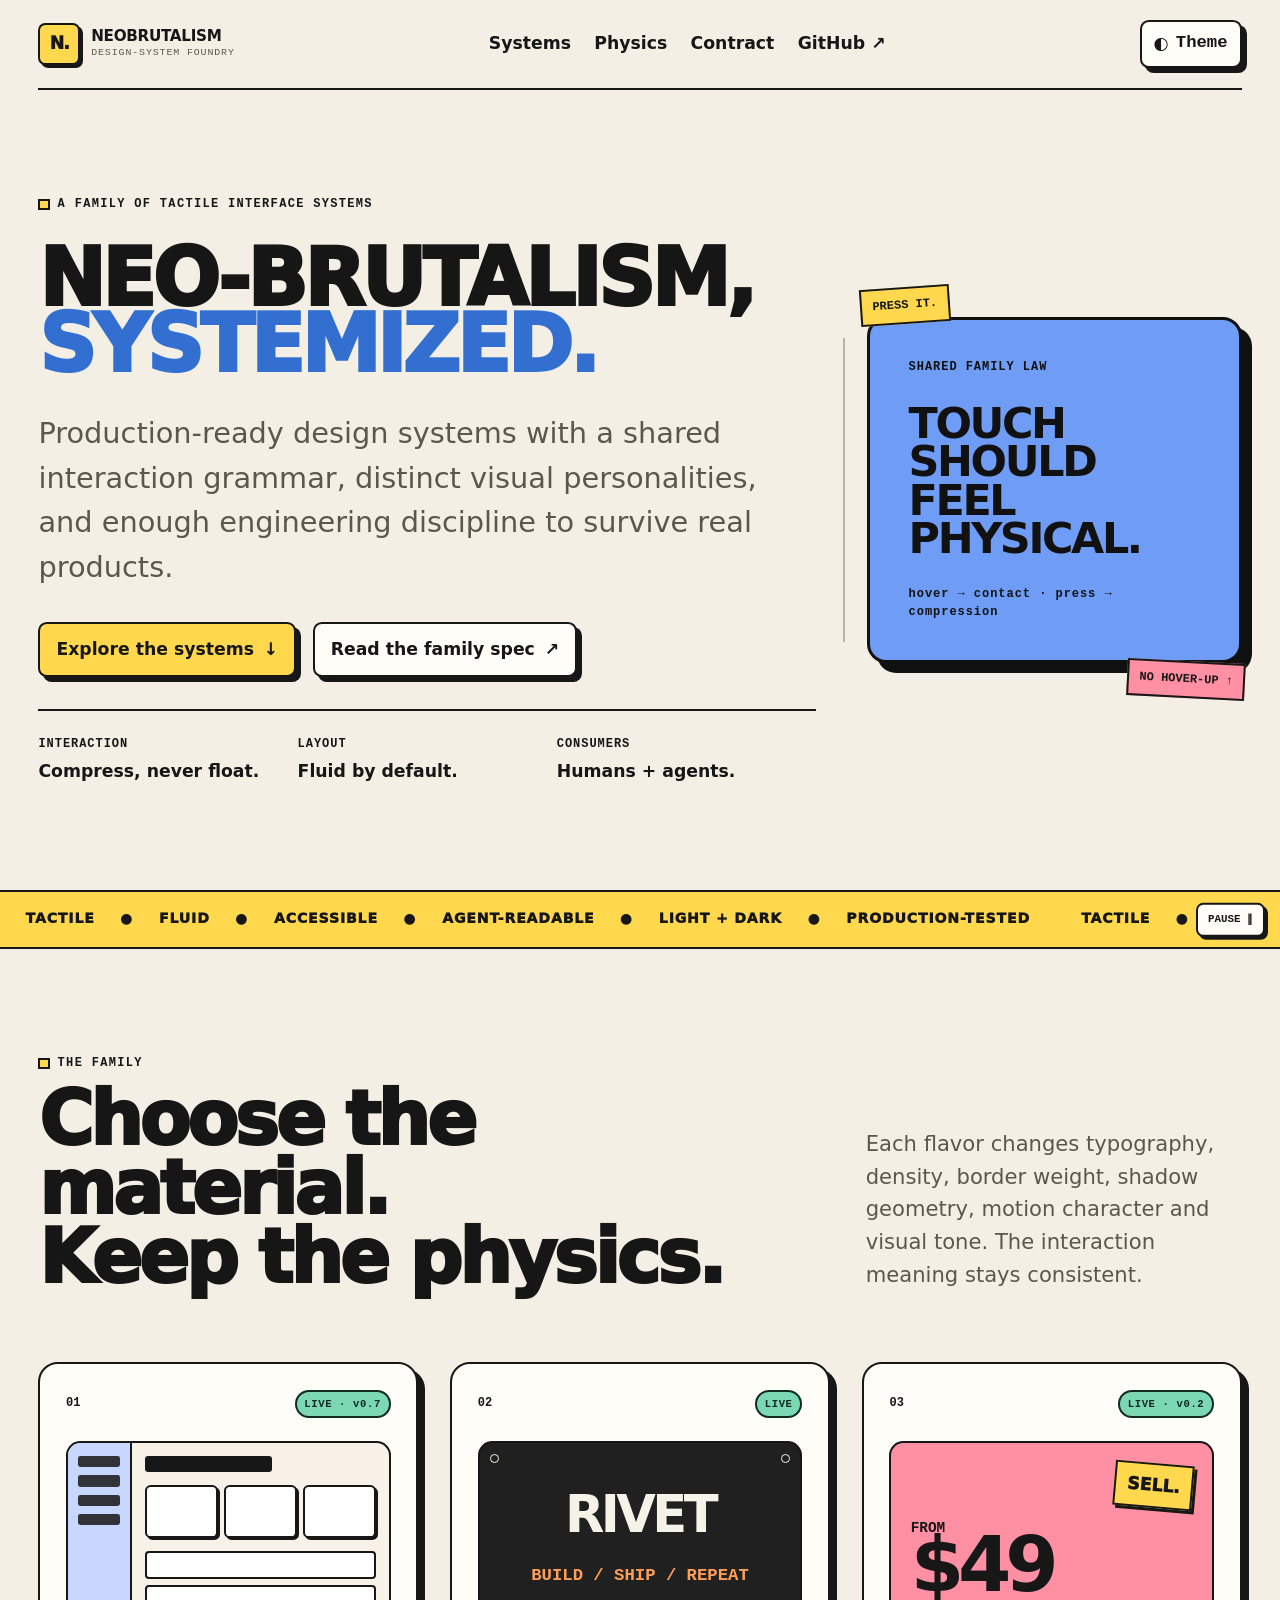
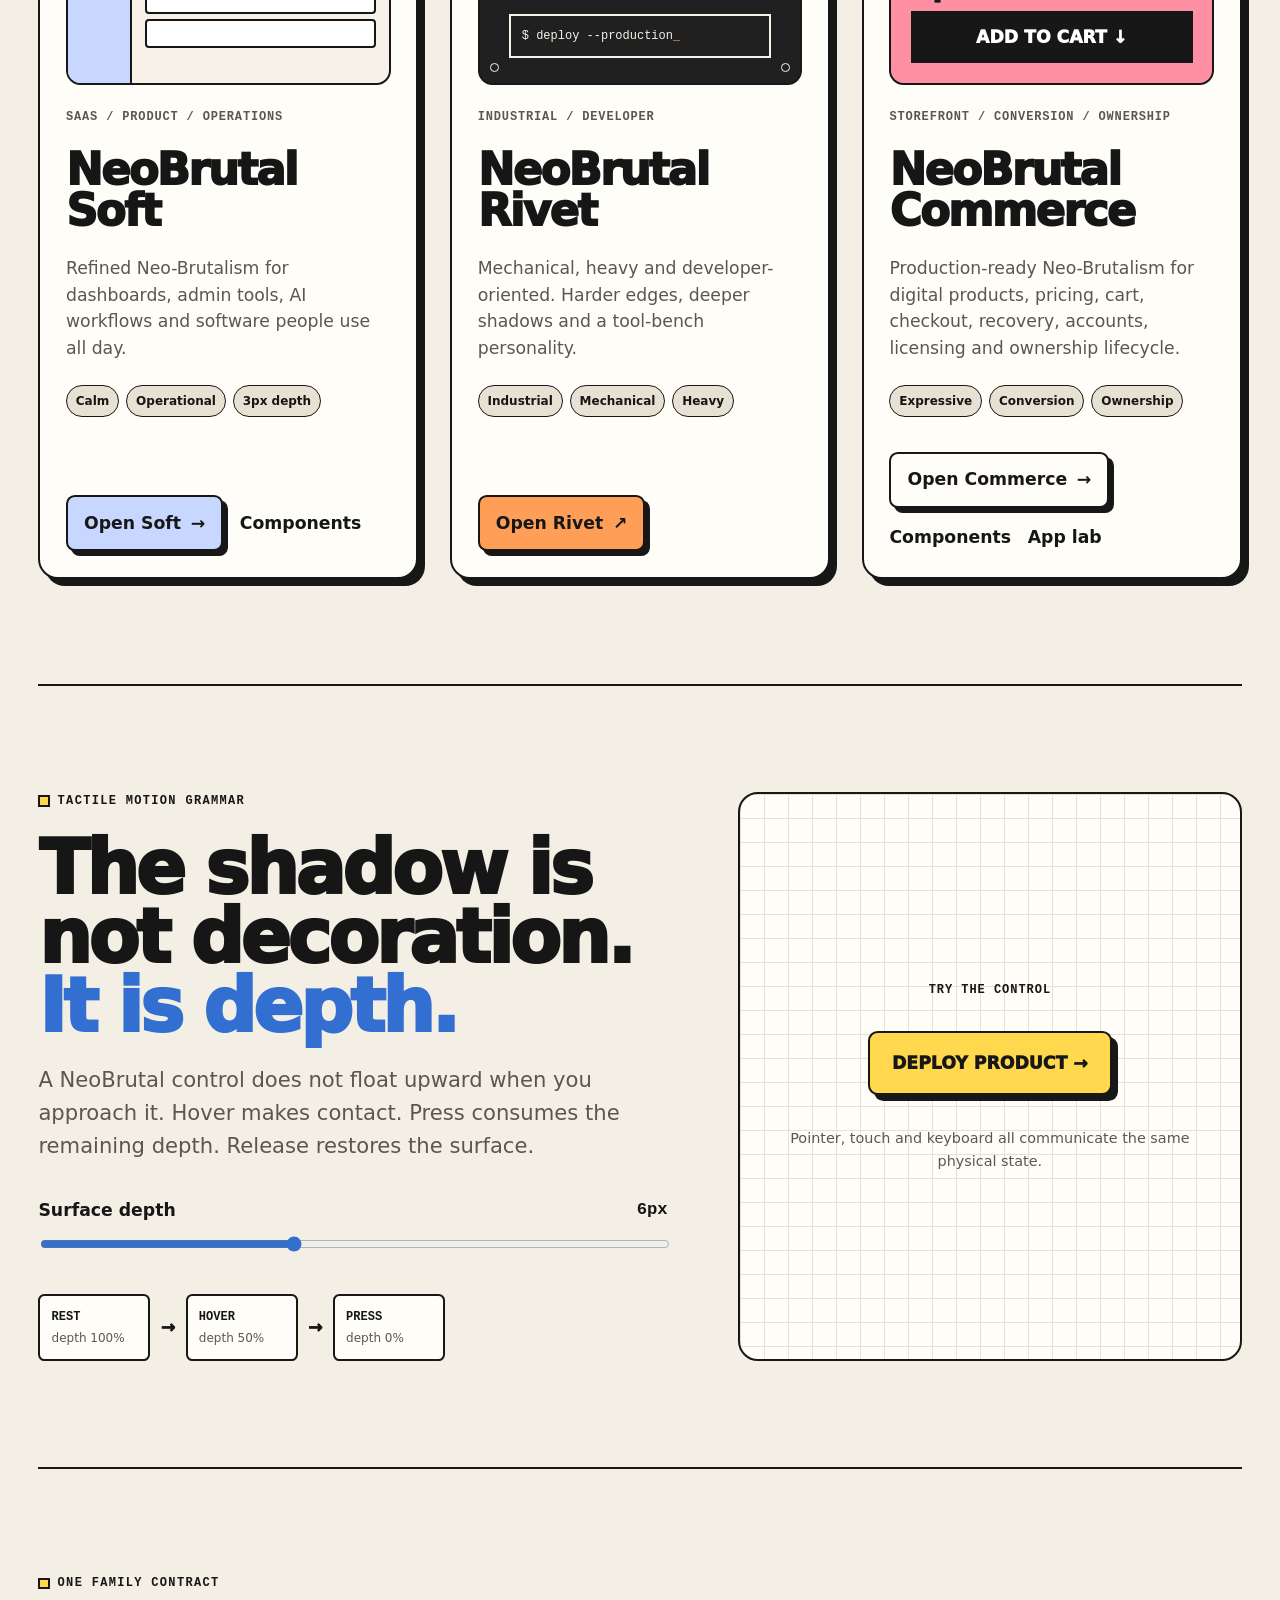
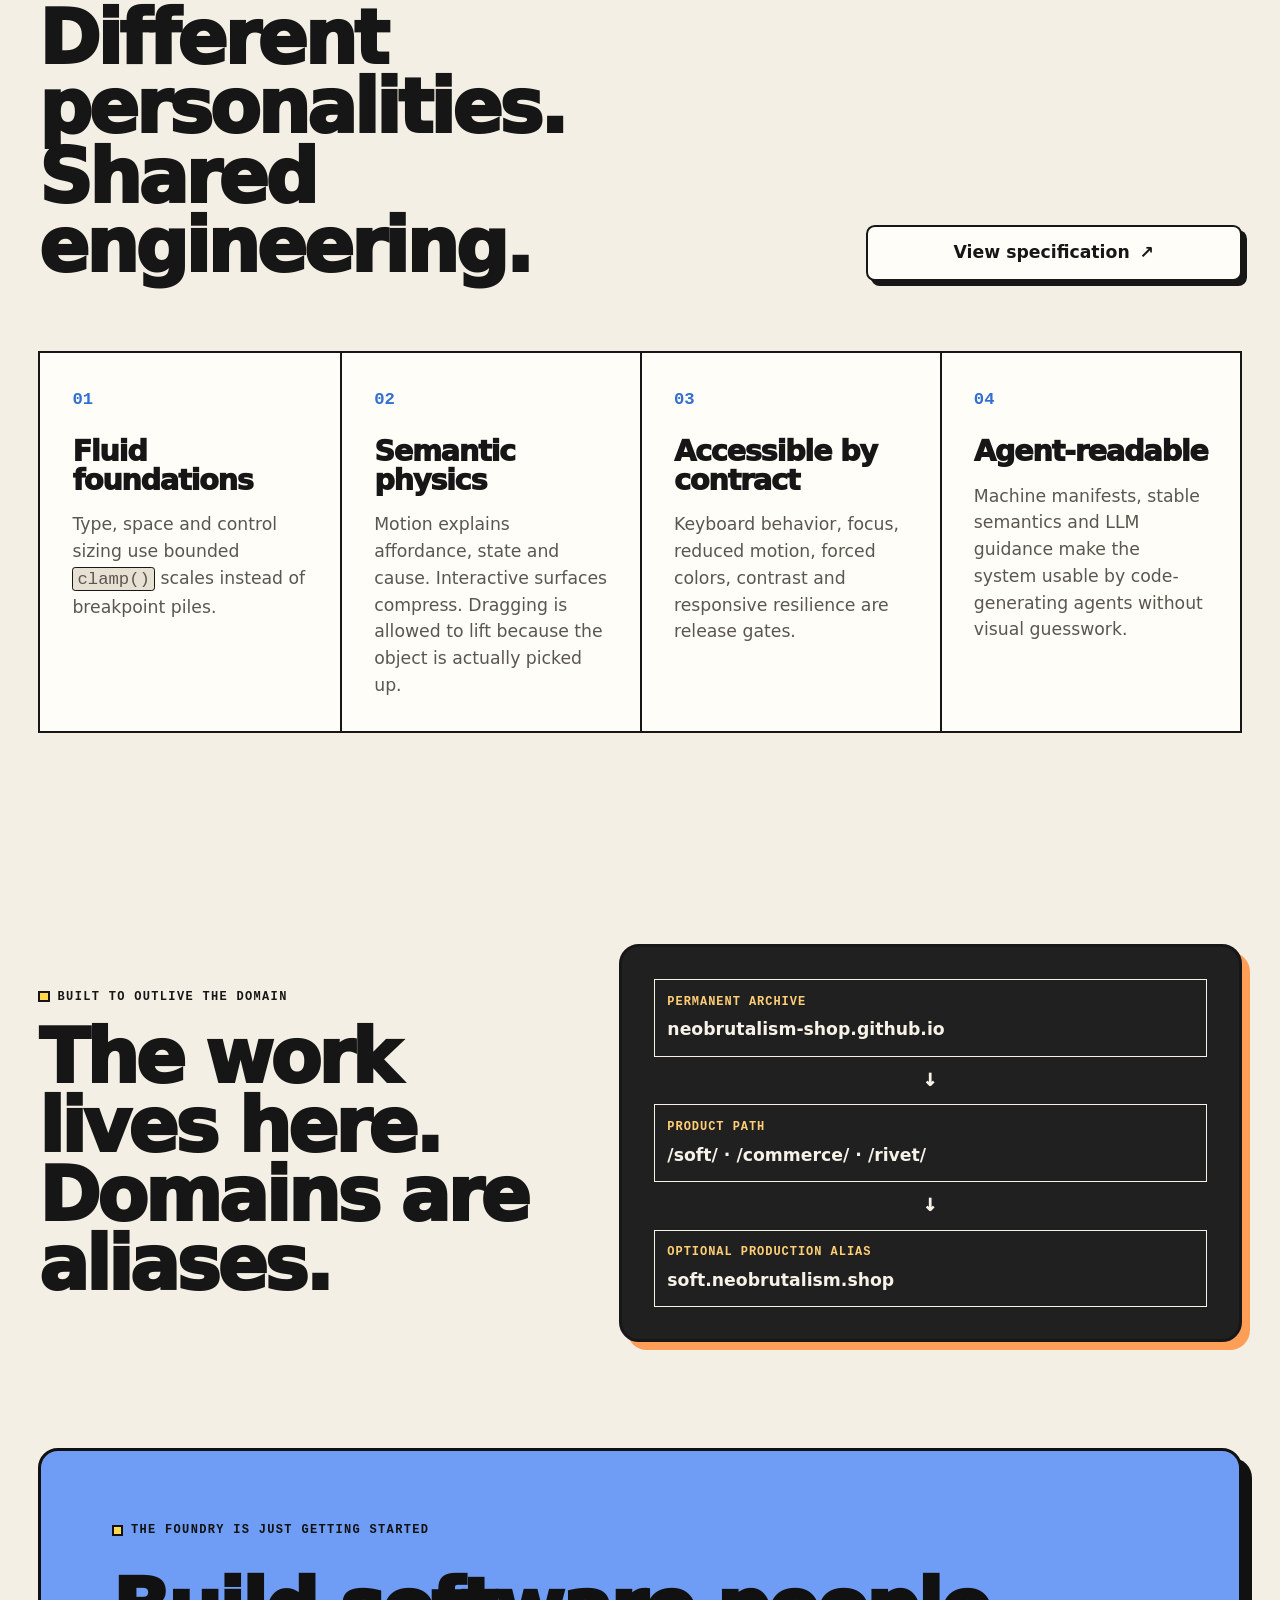
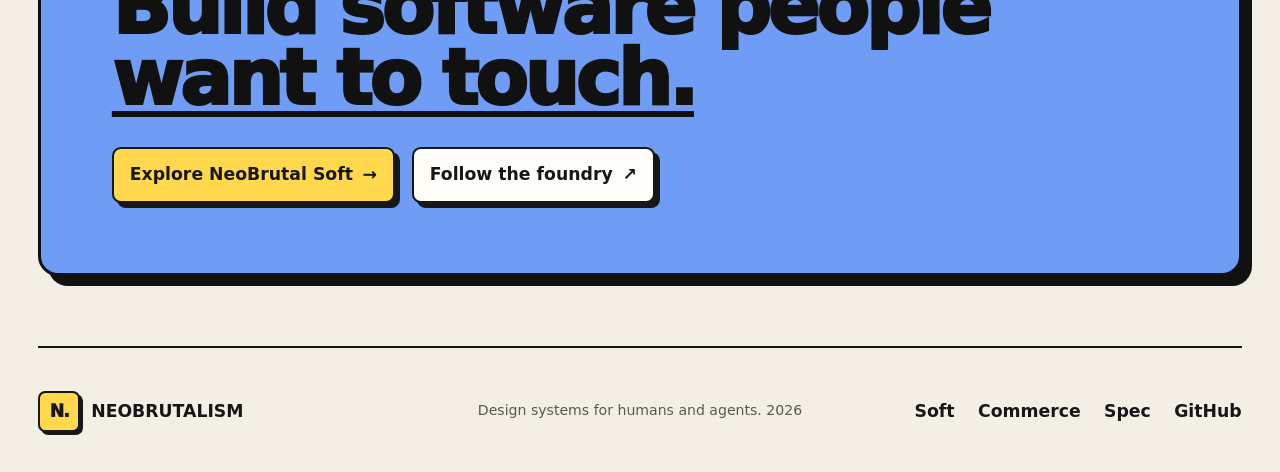
<file: index.html>
<!doctype html>
<html lang="en" data-theme="light">
<head>
  <meta charset="utf-8" />
  <meta name="viewport" content="width=device-width, initial-scale=1" />
  <meta name="theme-color" content="#f3efe5" />
  <meta name="description" content="NeoBrutalism is a design-system foundry building production-ready Neo-Brutalist flavors for serious software, commerce, developers, humans and AI agents." />
  <meta name="robots" content="index,follow" />
  <link rel="canonical" href="https://neobrutalism-shop.github.io/" />
  <meta property="og:type" content="website" />
  <meta property="og:title" content="NeoBrutalism — Design-system foundry" />
  <meta property="og:description" content="Neo-Brutalism, systemized. Production-ready design systems with tactile interaction physics." />
  <meta property="og:url" content="https://neobrutalism-shop.github.io/" />
  <meta name="twitter:card" content="summary" />
  <meta name="twitter:title" content="NeoBrutalism — Design-system foundry" />
  <meta name="twitter:description" content="Neo-Brutalism, systemized. Production-ready design systems with tactile interaction physics." />
  <title>NeoBrutalism — Design-system foundry</title>
  <link rel="stylesheet" href="./foundry.css" />
  <script src="./foundry.js" type="module"></script>
</head>
<body>
  <a class="skip-link" href="#main">Skip to content</a>

  <header class="site-header">
    <a class="brand" href="./" aria-label="NeoBrutalism foundry home">
      <span class="brand-mark" aria-hidden="true">N.</span>
      <span class="brand-copy">
        <strong>NEOBRUTALISM</strong>
        <small>DESIGN-SYSTEM FOUNDRY</small>
      </span>
    </a>

    <nav class="header-nav" aria-label="Primary navigation">
      <a href="#systems">Systems</a>
      <a href="#physics">Physics</a>
      <a href="#contract">Contract</a>
      <a href="https://github.com/NeoBrutalism-shop" rel="noreferrer">GitHub ↗</a>
    </nav>

    <button class="theme-toggle tactile" id="themeToggle" type="button" aria-label="Switch to dark theme" aria-pressed="false">
      <span aria-hidden="true" id="themeIcon">◐</span>
      <span class="theme-label">Theme</span>
    </button>
  </header>

  <main id="main">
    <section class="hero section-shell" aria-labelledby="hero-title">
      <div class="hero-copy">
        <p class="eyebrow">A FAMILY OF TACTILE INTERFACE SYSTEMS</p>
        <h1 id="hero-title">NEO-BRUTALISM,<br><span>SYSTEMIZED.</span></h1>
        <p class="hero-lede">Production-ready design systems with a shared interaction grammar, distinct visual personalities, and enough engineering discipline to survive real products.</p>
        <div class="hero-actions">
          <a class="button button-primary tactile" href="#systems">Explore the systems <span aria-hidden="true">↓</span></a>
          <a class="button tactile" href="https://github.com/NeoBrutalism-shop/spec">Read the family spec <span aria-hidden="true">↗</span></a>
        </div>
        <dl class="hero-facts" aria-label="Foundry principles">
          <div><dt>INTERACTION</dt><dd>Compress, never float.</dd></div>
          <div><dt>LAYOUT</dt><dd>Fluid by default.</dd></div>
          <div><dt>CONSUMERS</dt><dd>Humans + agents.</dd></div>
        </dl>
      </div>

      <div class="hero-object" aria-label="Tactile depth demonstration">
        <div class="object-note note-one">PRESS IT.</div>
        <button class="hero-press tactile" type="button">
          <span class="hero-press-kicker">SHARED FAMILY LAW</span>
          <strong>TOUCH SHOULD<br>FEEL PHYSICAL.</strong>
          <span class="hero-press-foot">hover → contact · press → compression</span>
        </button>
        <div class="object-note note-two">NO HOVER-UP ↑</div>
      </div>
    </section>

    <section class="marquee" aria-label="Foundry characteristics">
      <div class="marquee-track" aria-hidden="true">
        <span>TACTILE</span><b>●</b><span>FLUID</span><b>●</b><span>ACCESSIBLE</span><b>●</b><span>AGENT-READABLE</span><b>●</b><span>LIGHT + DARK</span><b>●</b><span>PRODUCTION-TESTED</span>
      </div>
    </section>

    <section class="systems section-shell" id="systems" aria-labelledby="systems-title">
      <div class="section-heading">
        <div>
          <p class="eyebrow">THE FAMILY</p>
          <h2 id="systems-title">Choose the material.<br>Keep the physics.</h2>
        </div>
        <p>Each flavor changes typography, density, border weight, shadow geometry, motion character and visual tone. The interaction meaning stays consistent.</p>
      </div>

      <div class="system-grid">
        <article class="system-card system-soft">
          <div class="system-card-top">
            <span class="system-index">01</span>
            <span class="status status-live">LIVE · v0.7</span>
          </div>
          <div class="system-preview soft-preview" aria-hidden="true">
            <div class="preview-sidebar"><i></i><i></i><i></i><i></i></div>
            <div class="preview-main">
              <div class="preview-topline"></div>
              <div class="preview-stats"><i></i><i></i><i></i></div>
              <div class="preview-table"><i></i><i></i><i></i></div>
            </div>
          </div>
          <p class="system-type">SAAS / PRODUCT / OPERATIONS</p>
          <h3>NeoBrutal Soft</h3>
          <p>Refined Neo-Brutalism for dashboards, admin tools, AI workflows and software people use all day.</p>
          <ul class="tag-row" aria-label="Soft characteristics">
            <li>Calm</li><li>Operational</li><li>3px depth</li>
          </ul>
          <div class="system-actions">
            <a class="button button-soft tactile" href="./soft/">Open Soft <span aria-hidden="true">→</span></a>
            <a class="text-link" href="./soft/components.html">Components</a>
          </div>
        </article>

        <article class="system-card system-rivet">
          <div class="system-card-top">
            <span class="system-index">02</span>
            <span class="status status-live">LIVE</span>
          </div>
          <div class="system-preview rivet-preview" aria-hidden="true">
            <div class="rivet-bolts"><i></i><i></i><i></i><i></i></div>
            <strong>RIVET</strong>
            <span>BUILD / SHIP / REPEAT</span>
            <div class="rivet-console">$ deploy --production<span>_</span></div>
          </div>
          <p class="system-type">INDUSTRIAL / DEVELOPER</p>
          <h3>NeoBrutal Rivet</h3>
          <p>Mechanical, heavy and developer-oriented. Harder edges, deeper shadows and a tool-bench personality.</p>
          <ul class="tag-row" aria-label="Rivet characteristics">
            <li>Industrial</li><li>Mechanical</li><li>Heavy</li>
          </ul>
          <div class="system-actions">
            <a class="button button-rivet tactile" href="https://neobrutalrivet.github.io/" rel="noreferrer">Open Rivet <span aria-hidden="true">↗</span></a>
          </div>
        </article>

        <article class="system-card system-commerce">
          <div class="system-card-top">
            <span class="system-index">03</span>
            <span class="status status-live">LIVE · v1.0</span>
          </div>
          <div class="system-preview commerce-preview" aria-hidden="true">
            <span class="sale-sticker">SELL.</span>
            <div class="commerce-price"><small>FROM</small><strong>$49</strong></div>
            <div class="commerce-buy">ADD TO CART ↓</div>
          </div>
          <p class="system-type">STOREFRONT / CONVERSION / OWNERSHIP</p>
          <h3>NeoBrutal Commerce</h3>
          <p>Production-ready Neo-Brutalism for digital products, pricing, cart, checkout, recovery, accounts, licensing and ownership lifecycle.</p>
          <ul class="tag-row" aria-label="Commerce characteristics">
            <li>Expressive</li><li>Conversion</li><li>Ownership</li>
          </ul>
          <div class="system-actions">
            <a class="button tactile" href="./commerce/">Open Commerce <span aria-hidden="true">→</span></a>
            <a class="text-link" href="./commerce/components.html">Components</a>
            <a class="text-link" href="./commerce/demo/v10.html">App lab</a>
          </div>
        </article>
      </div>
    </section>

    <section class="physics section-shell" id="physics" aria-labelledby="physics-title">
      <div class="physics-copy">
        <p class="eyebrow">TACTILE MOTION GRAMMAR</p>
        <h2 id="physics-title">The shadow is not decoration.<br><span>It is depth.</span></h2>
        <p>A NeoBrutal control does not float upward when you approach it. Hover makes contact. Press consumes the remaining depth. Release restores the surface.</p>

        <div class="physics-form">
          <label for="depthControl">
            <span>Surface depth</span>
            <output id="depthValue" for="depthControl">6px</output>
          </label>
          <input id="depthControl" type="range" min="2" max="12" value="6" step="1" />
        </div>

        <div class="state-equation" aria-label="Interaction depth states">
          <div><b>REST</b><span>depth 100%</span></div>
          <span aria-hidden="true">→</span>
          <div><b>HOVER</b><span>depth 50%</span></div>
          <span aria-hidden="true">→</span>
          <div><b>PRESS</b><span>depth 0%</span></div>
        </div>
      </div>

      <div class="physics-stage" id="physicsStage">
        <p>TRY THE CONTROL</p>
        <button class="depth-demo" id="depthDemo" type="button">DEPLOY PRODUCT <span aria-hidden="true">→</span></button>
        <small>Pointer, touch and keyboard all communicate the same physical state.</small>
      </div>
    </section>

    <section class="contract section-shell" id="contract" aria-labelledby="contract-title">
      <div class="section-heading">
        <div>
          <p class="eyebrow">ONE FAMILY CONTRACT</p>
          <h2 id="contract-title">Different personalities.<br>Shared engineering.</h2>
        </div>
        <a class="button tactile" href="https://github.com/NeoBrutalism-shop/spec">View specification <span aria-hidden="true">↗</span></a>
      </div>

      <div class="contract-grid">
        <article><span class="contract-number">01</span><h3>Fluid foundations</h3><p>Type, space and control sizing use bounded <code>clamp()</code> scales instead of breakpoint piles.</p></article>
        <article><span class="contract-number">02</span><h3>Semantic physics</h3><p>Motion explains affordance, state and cause. Interactive surfaces compress. Dragging is allowed to lift because the object is actually picked up.</p></article>
        <article><span class="contract-number">03</span><h3>Accessible by contract</h3><p>Keyboard behavior, focus, reduced motion, forced colors, contrast and responsive resilience are release gates.</p></article>
        <article><span class="contract-number">04</span><h3>Agent-readable</h3><p>Machine manifests, stable semantics and LLM guidance make the system usable by code-generating agents without visual guesswork.</p></article>
      </div>
    </section>

    <section class="permanence section-shell" aria-labelledby="permanence-title">
      <div>
        <p class="eyebrow">BUILT TO OUTLIVE THE DOMAIN</p>
        <h2 id="permanence-title">The work lives here.<br>Domains are aliases.</h2>
      </div>
      <div class="permanence-card">
        <div class="repo-line"><span>PERMANENT ARCHIVE</span><strong>neobrutalism-shop.github.io</strong></div>
        <div class="repo-arrow" aria-hidden="true">↓</div>
        <div class="repo-line"><span>PRODUCT PATH</span><strong>/soft/ · /commerce/ · /rivet/</strong></div>
        <div class="repo-arrow" aria-hidden="true">↓</div>
        <div class="repo-line"><span>OPTIONAL PRODUCTION ALIAS</span><strong>soft.neobrutalism.shop</strong></div>
      </div>
    </section>

    <section class="closing section-shell">
      <p class="eyebrow">THE FOUNDRY IS JUST GETTING STARTED</p>
      <h2>Build software people<br><span>want to touch.</span></h2>
      <div class="closing-actions">
        <a class="button button-primary tactile" href="./soft/">Explore NeoBrutal Soft <span aria-hidden="true">→</span></a>
        <a class="button tactile" href="https://github.com/NeoBrutalism-shop">Follow the foundry <span aria-hidden="true">↗</span></a>
      </div>
    </section>
  </main>

  <footer class="site-footer">
    <div class="footer-brand"><span class="brand-mark" aria-hidden="true">N.</span><strong>NEOBRUTALISM</strong></div>
    <p>Design systems for humans and agents. <span id="year"></span></p>
    <nav aria-label="Footer navigation">
      <a href="./soft/">Soft</a>
      <a href="./commerce/">Commerce</a>
      <a href="https://github.com/NeoBrutalism-shop/spec">Spec</a>
      <a href="https://github.com/NeoBrutalism-shop">GitHub</a>
    </nav>
  </footer>
</body>
</html>
</file>
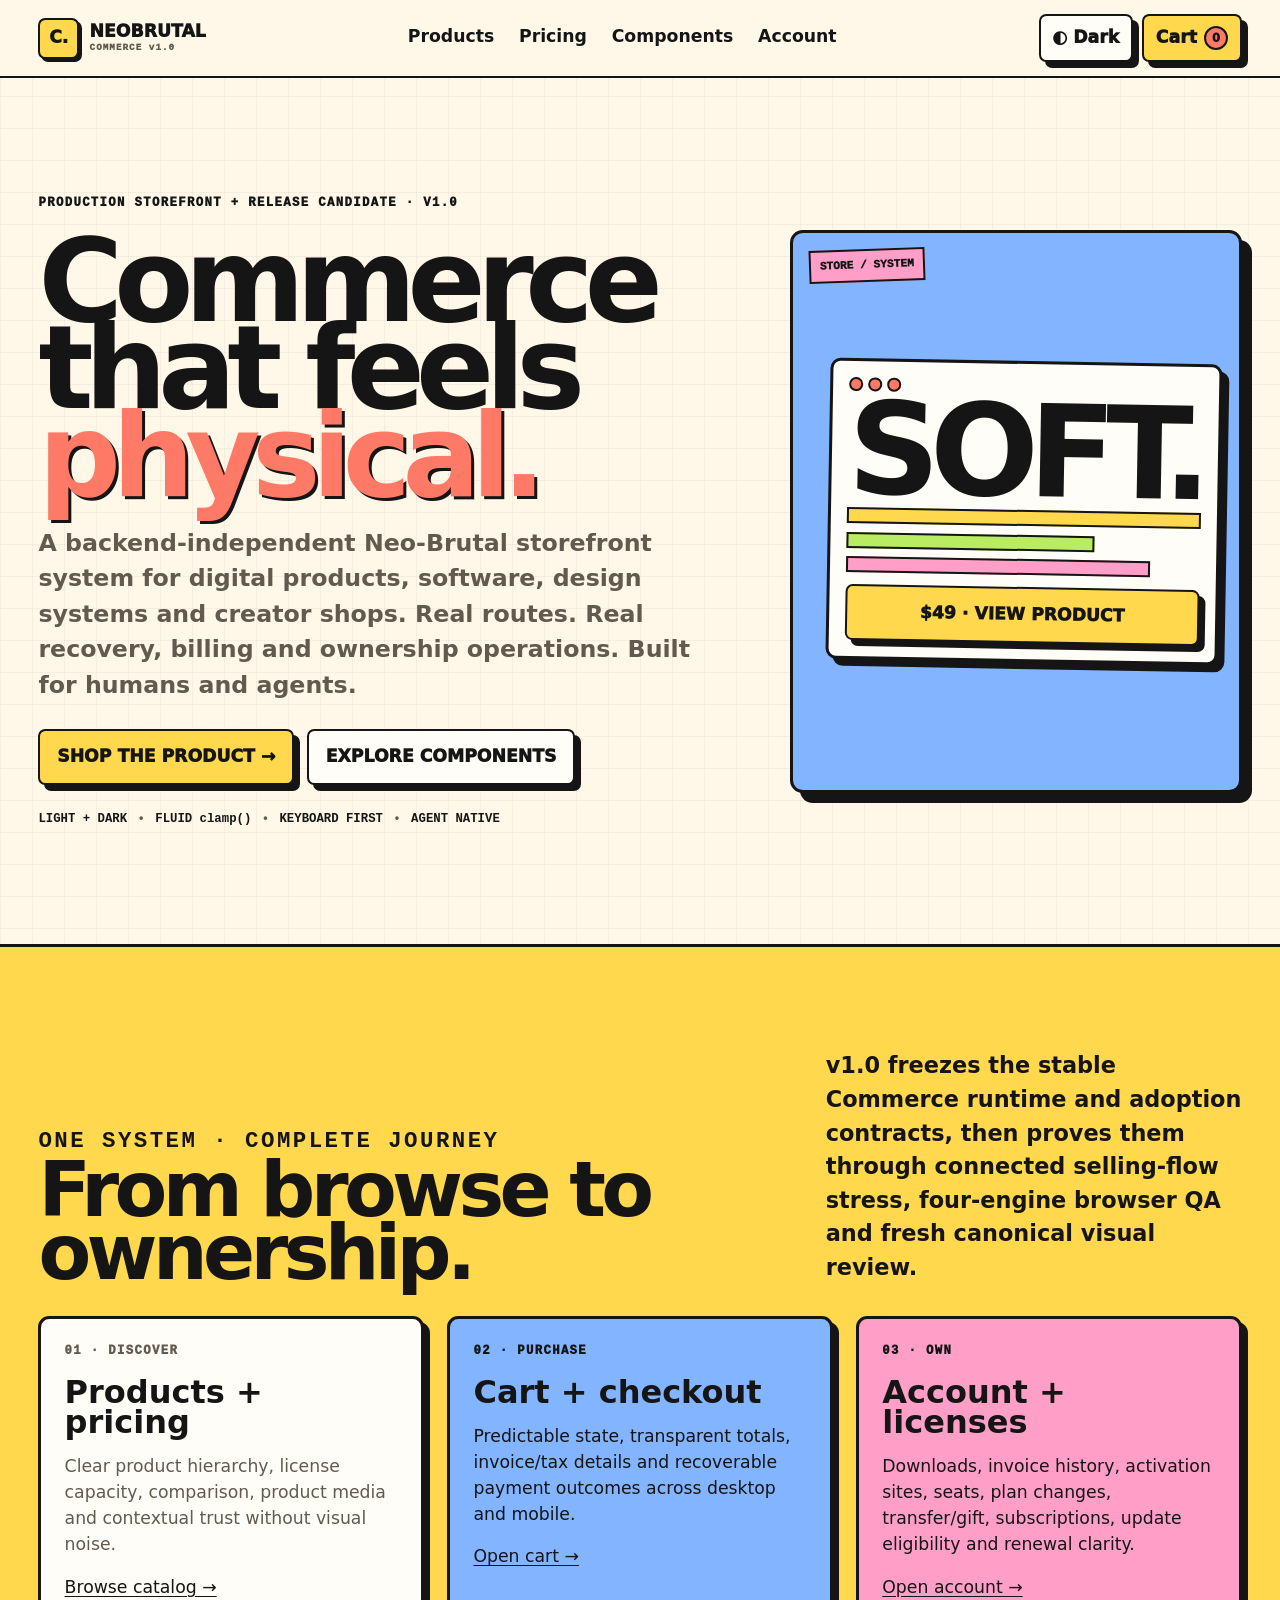
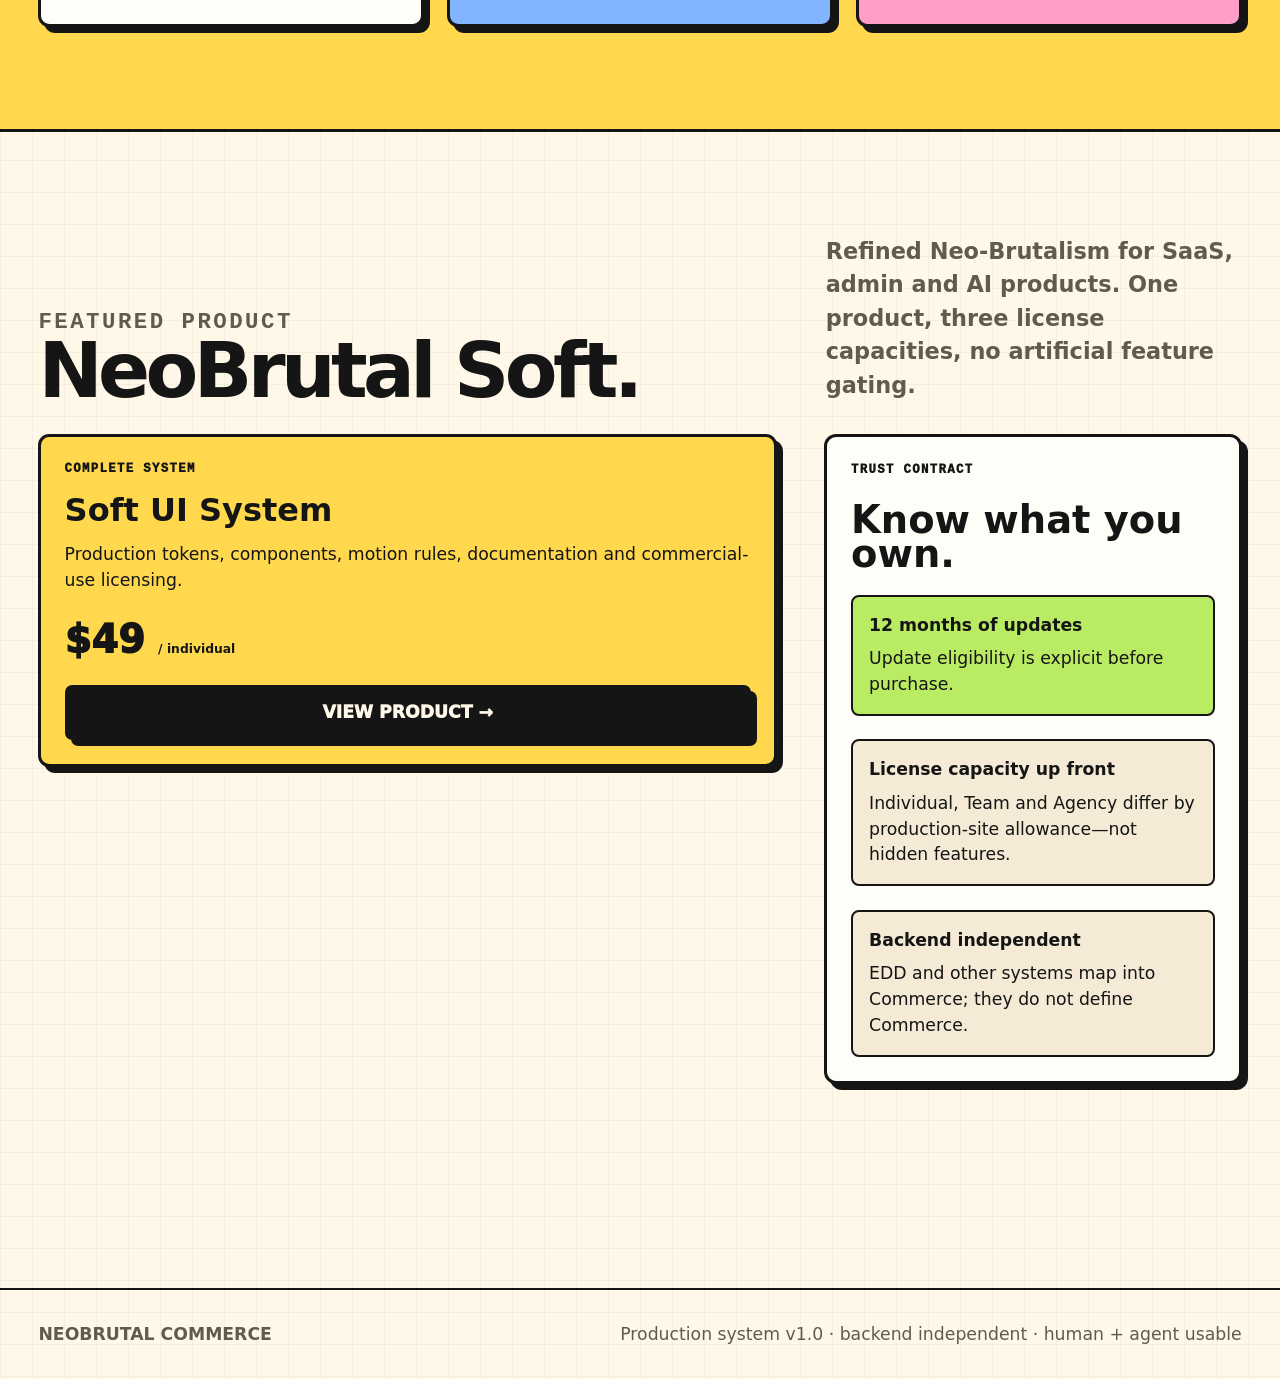
<file: commerce/index.html>
<!doctype html>
<html lang="en" data-theme="light">
<head>
  <meta charset="utf-8" />
  <meta name="viewport" content="width=device-width,initial-scale=1" />
  <base href="./" />
  <meta name="theme-color" content="#fff7e8" />
  <meta name="description" content="NeoBrutal Commerce v1.0 production storefront with a frozen public contract, agent-ready adoption system and release-grade browser validation." />
  <title>NeoBrutal Commerce — Production Storefront</title>
  <link rel="stylesheet" href="src/index.css" />
  <link rel="stylesheet" href="storefront/store.css" />
  <script type="module" src="storefront/store.js"></script>
</head>
<body class="store-page" data-page="home" data-commerce-page="storefront-home">
  <a class="store-skip" href="#main">Skip to content</a>
  <header class="store-header" data-commerce-component="store-shell">
    <a class="store-brand" href="" aria-label="NeoBrutal Commerce home"><span class="store-brand-mark" aria-hidden="true">C.</span><span>NEOBRUTAL<small>COMMERCE v1.0</small></span></a>
    <nav class="store-nav" aria-label="Store"><a data-nav="products" href="products/">Products</a><a data-nav="pricing" href="pricing/">Pricing</a><a data-nav="components" href="components.html">Components</a><a data-nav="account" href="account/">Account</a></nav>
    <div class="store-actions"><button class="store-theme nbc-tactile" data-theme-toggle type="button" aria-pressed="false">◐ Dark</button><a class="store-cart nbc-tactile" href="cart/">Cart <span class="store-cart-count" data-cart-count>0</span></a></div>
  </header>
  <main id="main">
    <section class="store-shell store-hero">
      <div class="store-hero-copy"><p class="store-kicker">Production storefront + release candidate · v1.0</p><h1>Commerce that feels <span>physical.</span></h1><p class="store-lede">A backend-independent Neo-Brutal storefront system for digital products, software, design systems and creator shops. Real routes. Real recovery, billing and ownership operations. Built for humans and agents.</p><div class="store-actions-row"><a class="nbc-button nbc-button--primary nbc-tactile" href="product/soft/">SHOP THE PRODUCT →</a><a class="nbc-button nbc-tactile" href="components.html">EXPLORE COMPONENTS</a></div><div class="store-proof"><b>LIGHT + DARK</b><span>•</span><b>FLUID clamp()</b><span>•</span><b>KEYBOARD FIRST</b><span>•</span><b>AGENT NATIVE</b></div></div>
      <div class="store-art" aria-label="Abstract storefront interface illustration"><div class="store-window"><div class="store-window-bar"><i></i><i></i><i></i></div><strong>SOFT.</strong><div class="store-window-lines"><span></span><span></span><span></span></div><a class="nbc-button nbc-button--primary nbc-tactile" href="product/soft/">$49 · VIEW PRODUCT</a></div></div>
    </section>
    <section class="store-section store-section--band"><div class="store-shell"><div class="store-heading"><div><p class="store-kicker">One system · complete journey</p><h2>From browse to ownership.</h2></div><p>v1.0 freezes the stable Commerce runtime and adoption contracts, then proves them through connected selling-flow stress, four-engine browser QA and fresh canonical visual review.</p></div><div class="store-grid"><article class="store-card"><p class="store-kicker">01 · Discover</p><h3>Products + pricing</h3><p>Clear product hierarchy, license capacity, comparison, product media and contextual trust without visual noise.</p><a href="products/">Browse catalog →</a></article><article class="store-card" data-tone="sky"><p class="store-kicker">02 · Purchase</p><h3>Cart + checkout</h3><p>Predictable state, transparent totals, invoice/tax details and recoverable payment outcomes across desktop and mobile.</p><a href="cart/">Open cart →</a></article><article class="store-card" data-tone="pink"><p class="store-kicker">03 · Own</p><h3>Account + licenses</h3><p>Downloads, invoice history, activation sites, seats, plan changes, transfer/gift, subscriptions, update eligibility and renewal clarity.</p><a href="account/">Open account →</a></article></div></div></section>
    <section class="store-shell store-section"><div class="store-heading"><div><p class="store-kicker">Featured product</p><h2>NeoBrutal Soft.</h2></div><p>Refined Neo-Brutalism for SaaS, admin and AI products. One product, three license capacities, no artificial feature gating.</p></div><div class="store-layout"><article class="store-card" data-tone="yellow"><p class="store-kicker">Complete system</p><h2>Soft UI System</h2><p>Production tokens, components, motion rules, documentation and commercial-use licensing.</p><p class="store-price">$49 <small>/ individual</small></p><a class="nbc-button nbc-button--dark nbc-tactile" href="product/soft/">VIEW PRODUCT →</a></article><aside class="store-panel"><p class="store-kicker">Trust contract</p><h2>Know what you own.</h2><div class="store-status" data-state="success"><strong>12 months of updates</strong><span>Update eligibility is explicit before purchase.</span></div><div class="store-status"><strong>License capacity up front</strong><span>Individual, Team and Agency differ by production-site allowance—not hidden features.</span></div><div class="store-status"><strong>Backend independent</strong><span>EDD and other systems map into Commerce; they do not define Commerce.</span></div></aside></div></section>
  </main>
  <footer class="store-footer"><div class="store-footer-inner"><strong>NEOBRUTAL COMMERCE</strong><span>Production system v1.0 · backend independent · human + agent usable</span></div></footer>
</body>
</html>
</file>
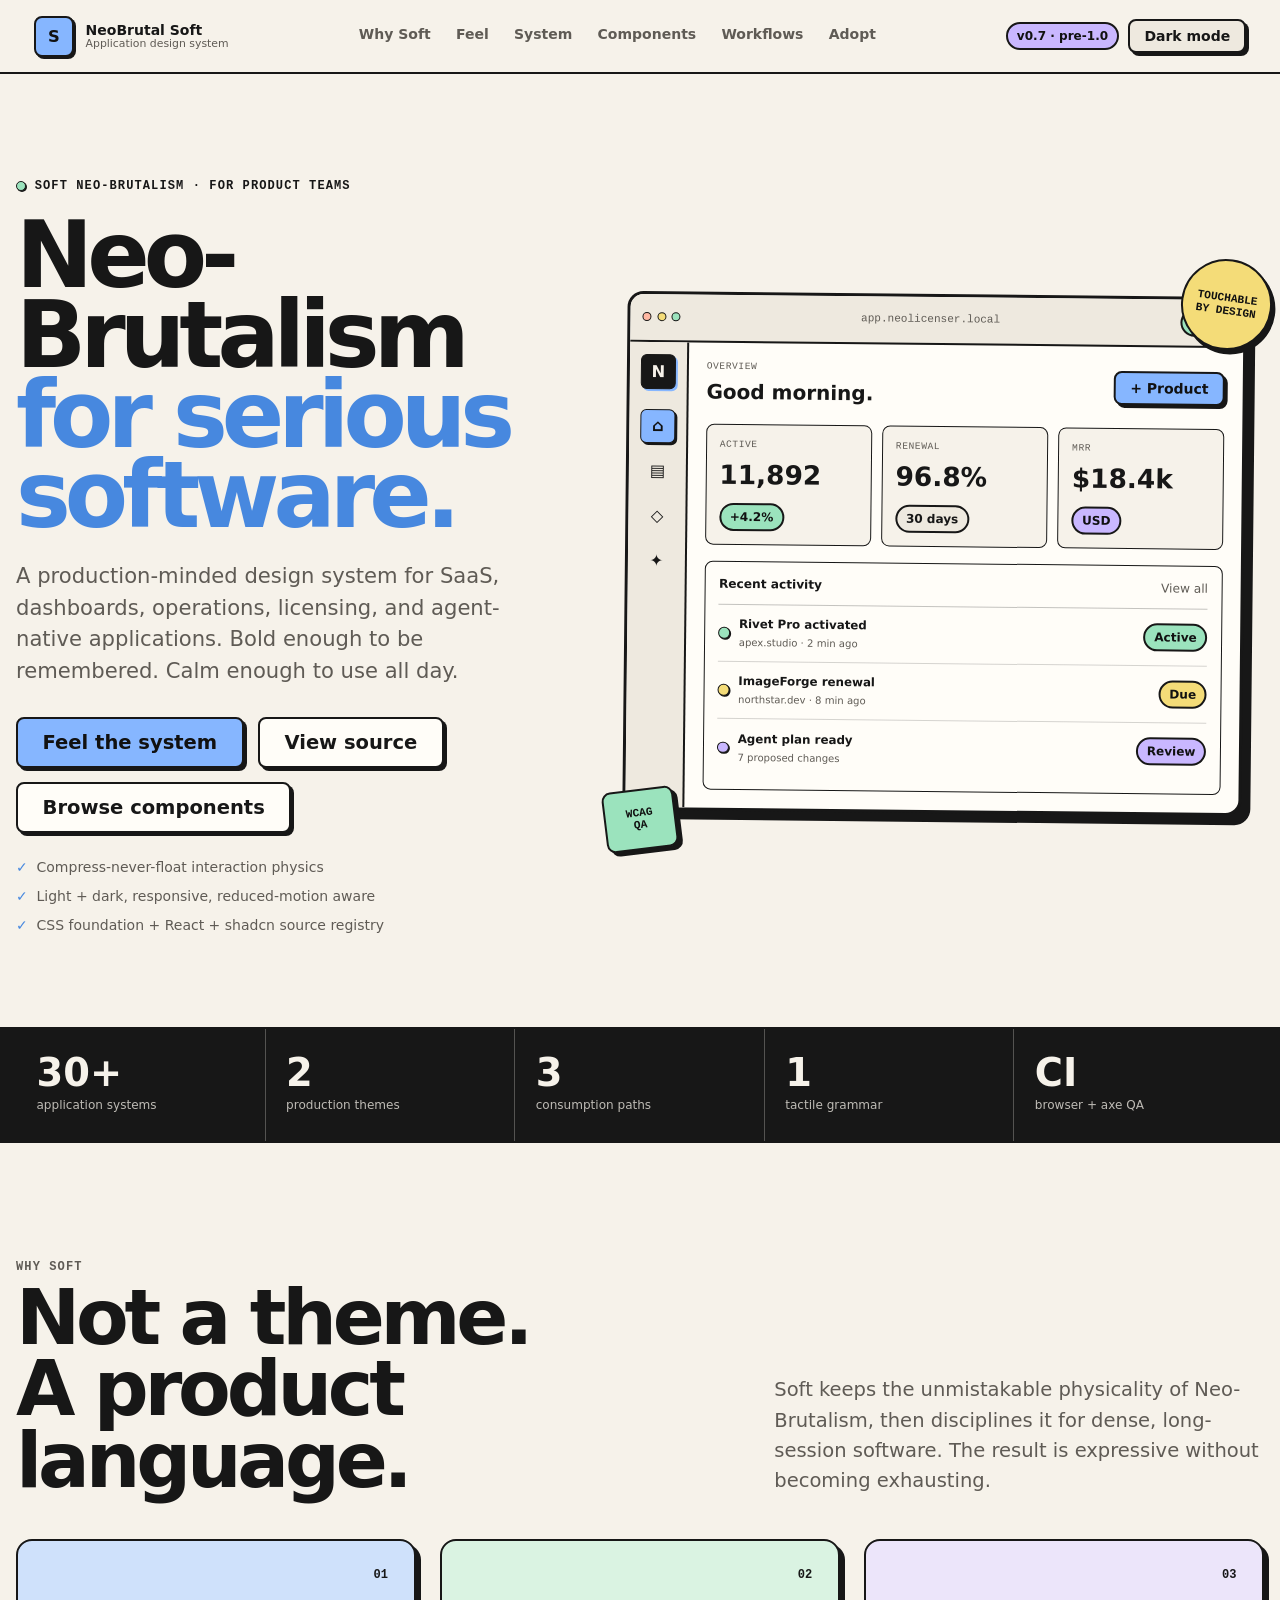
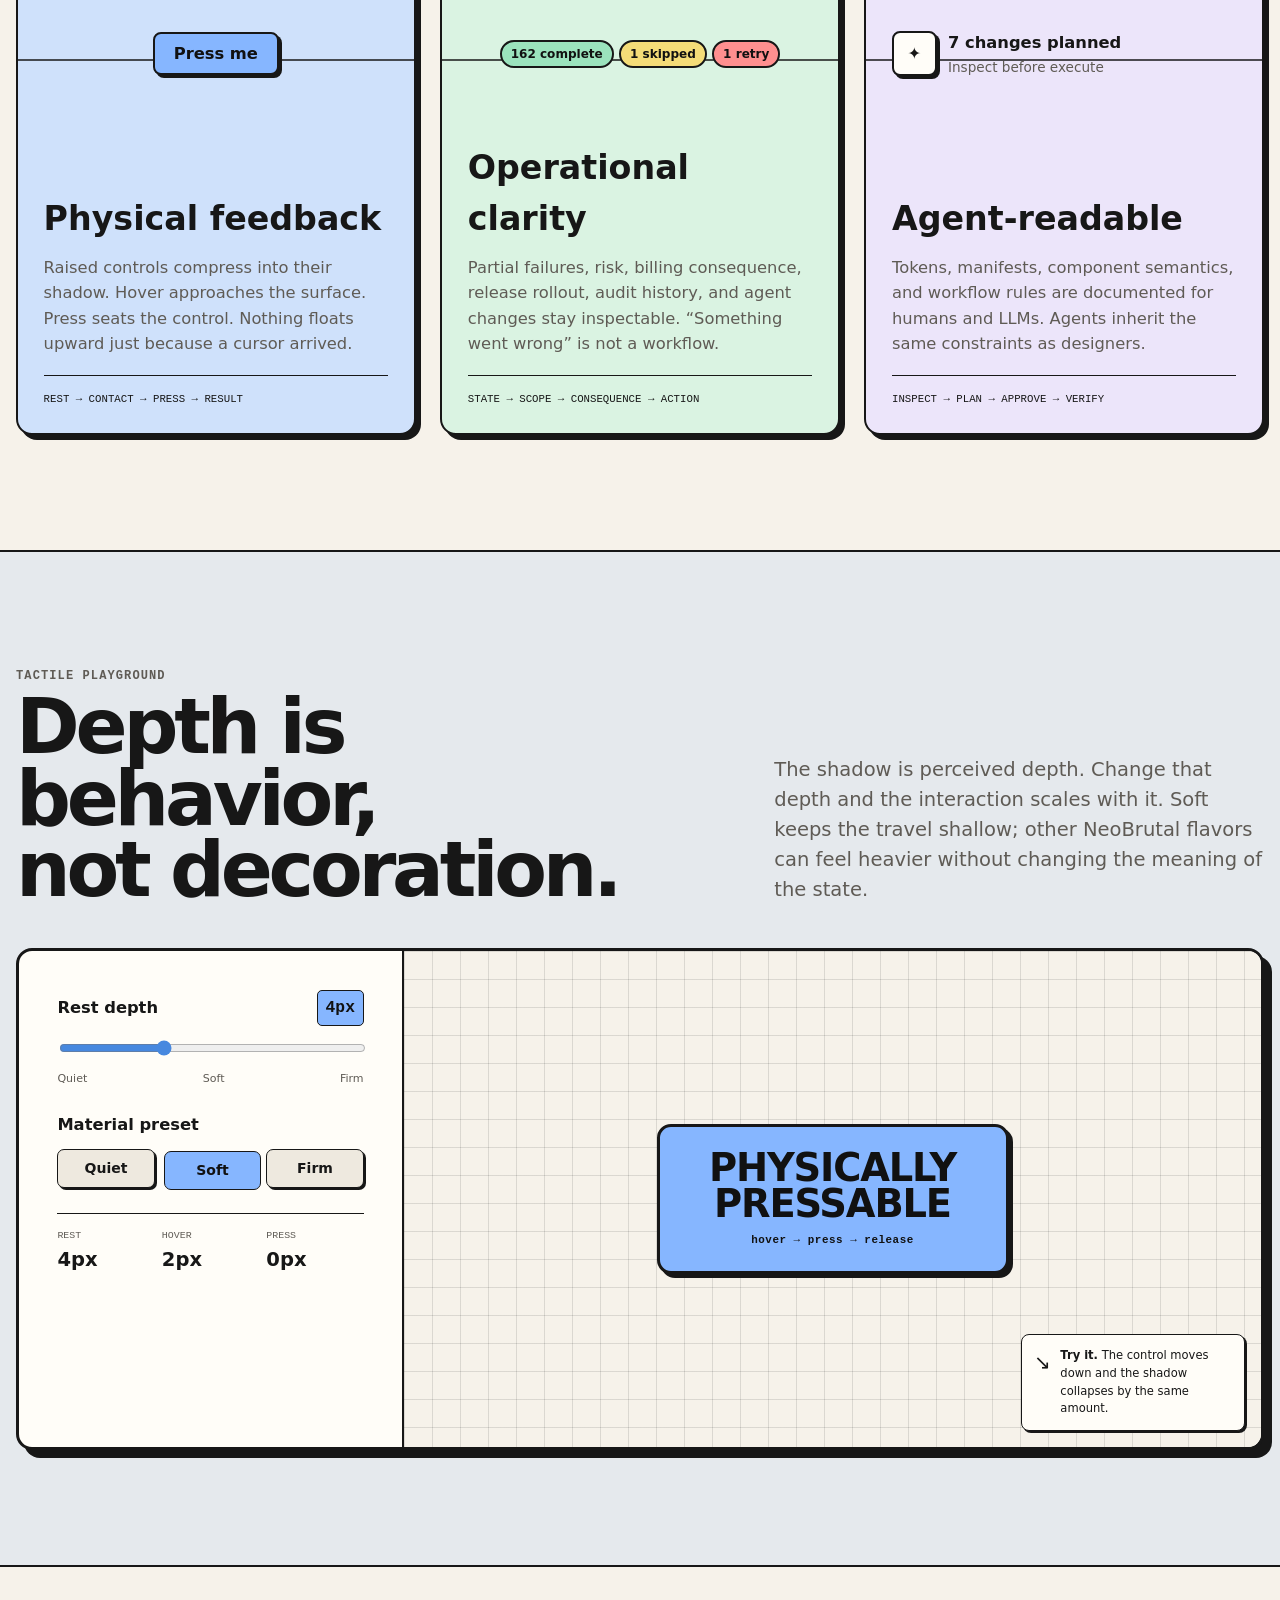
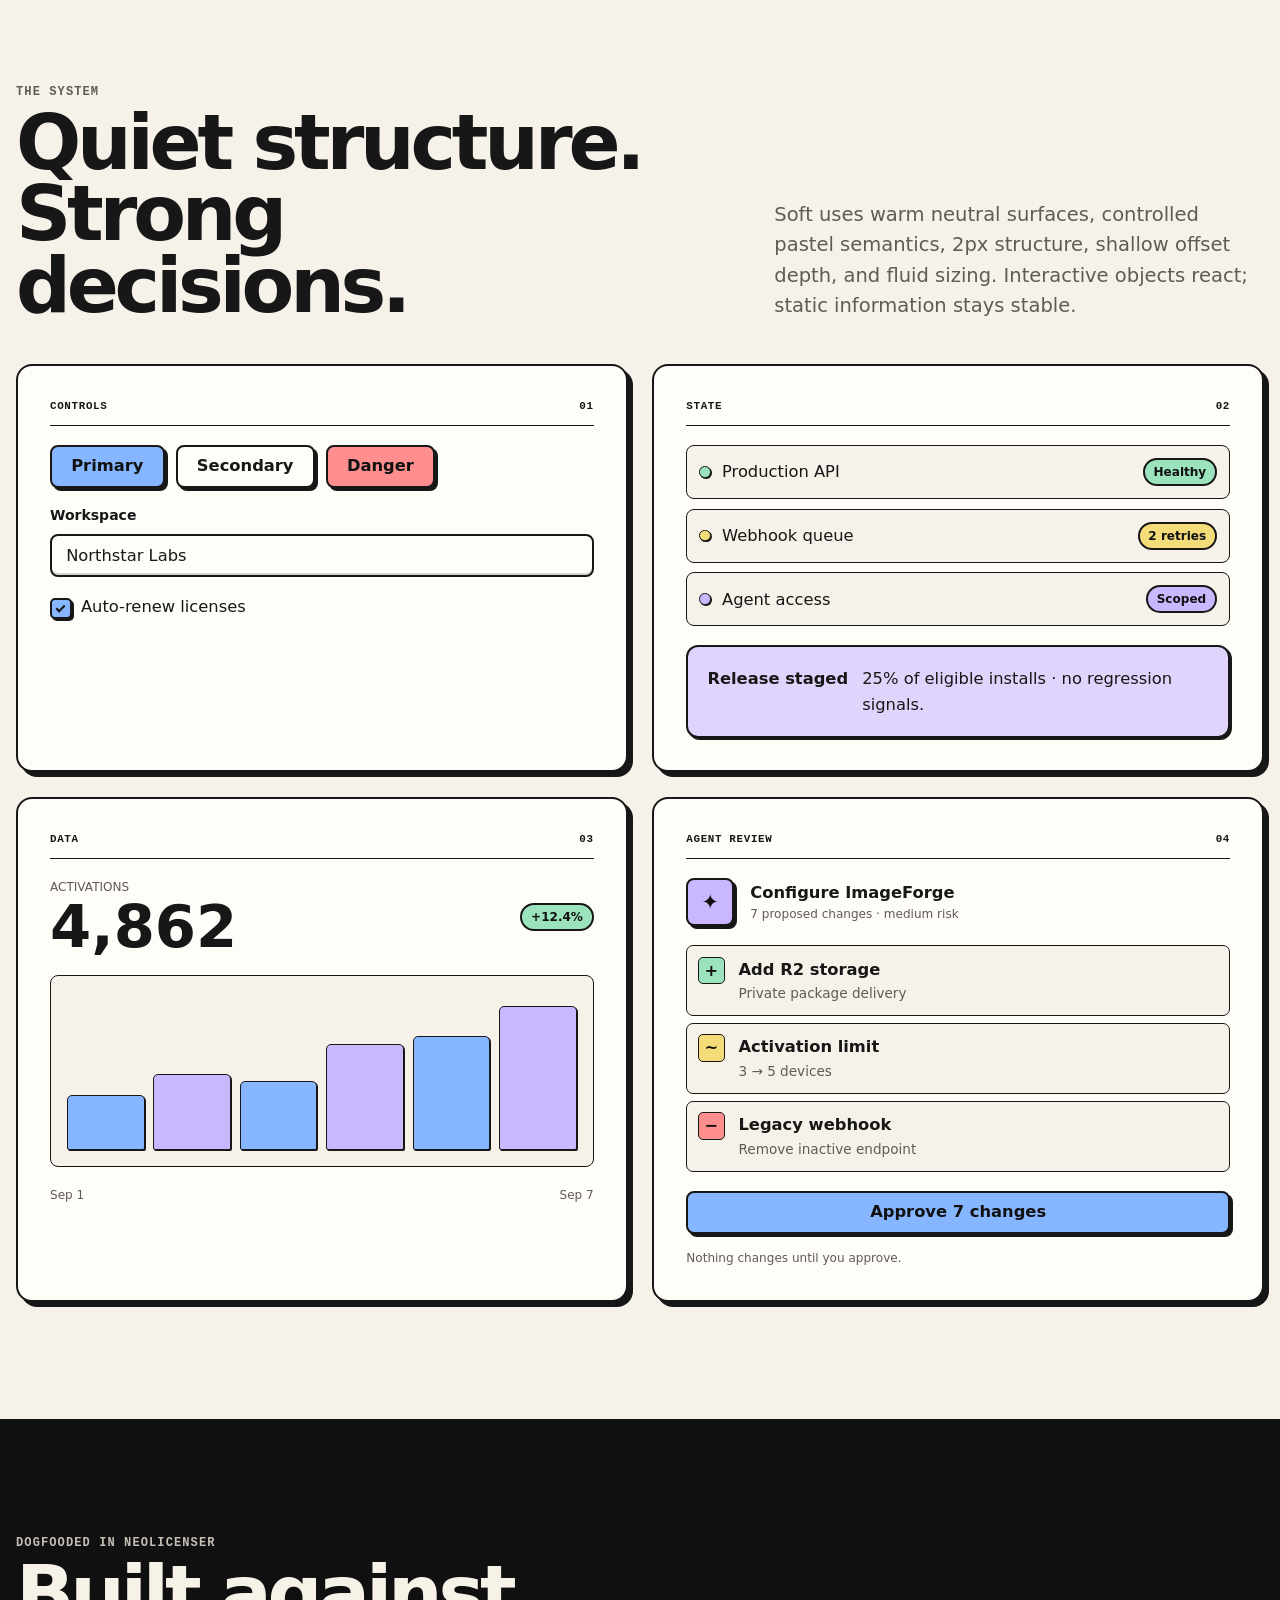
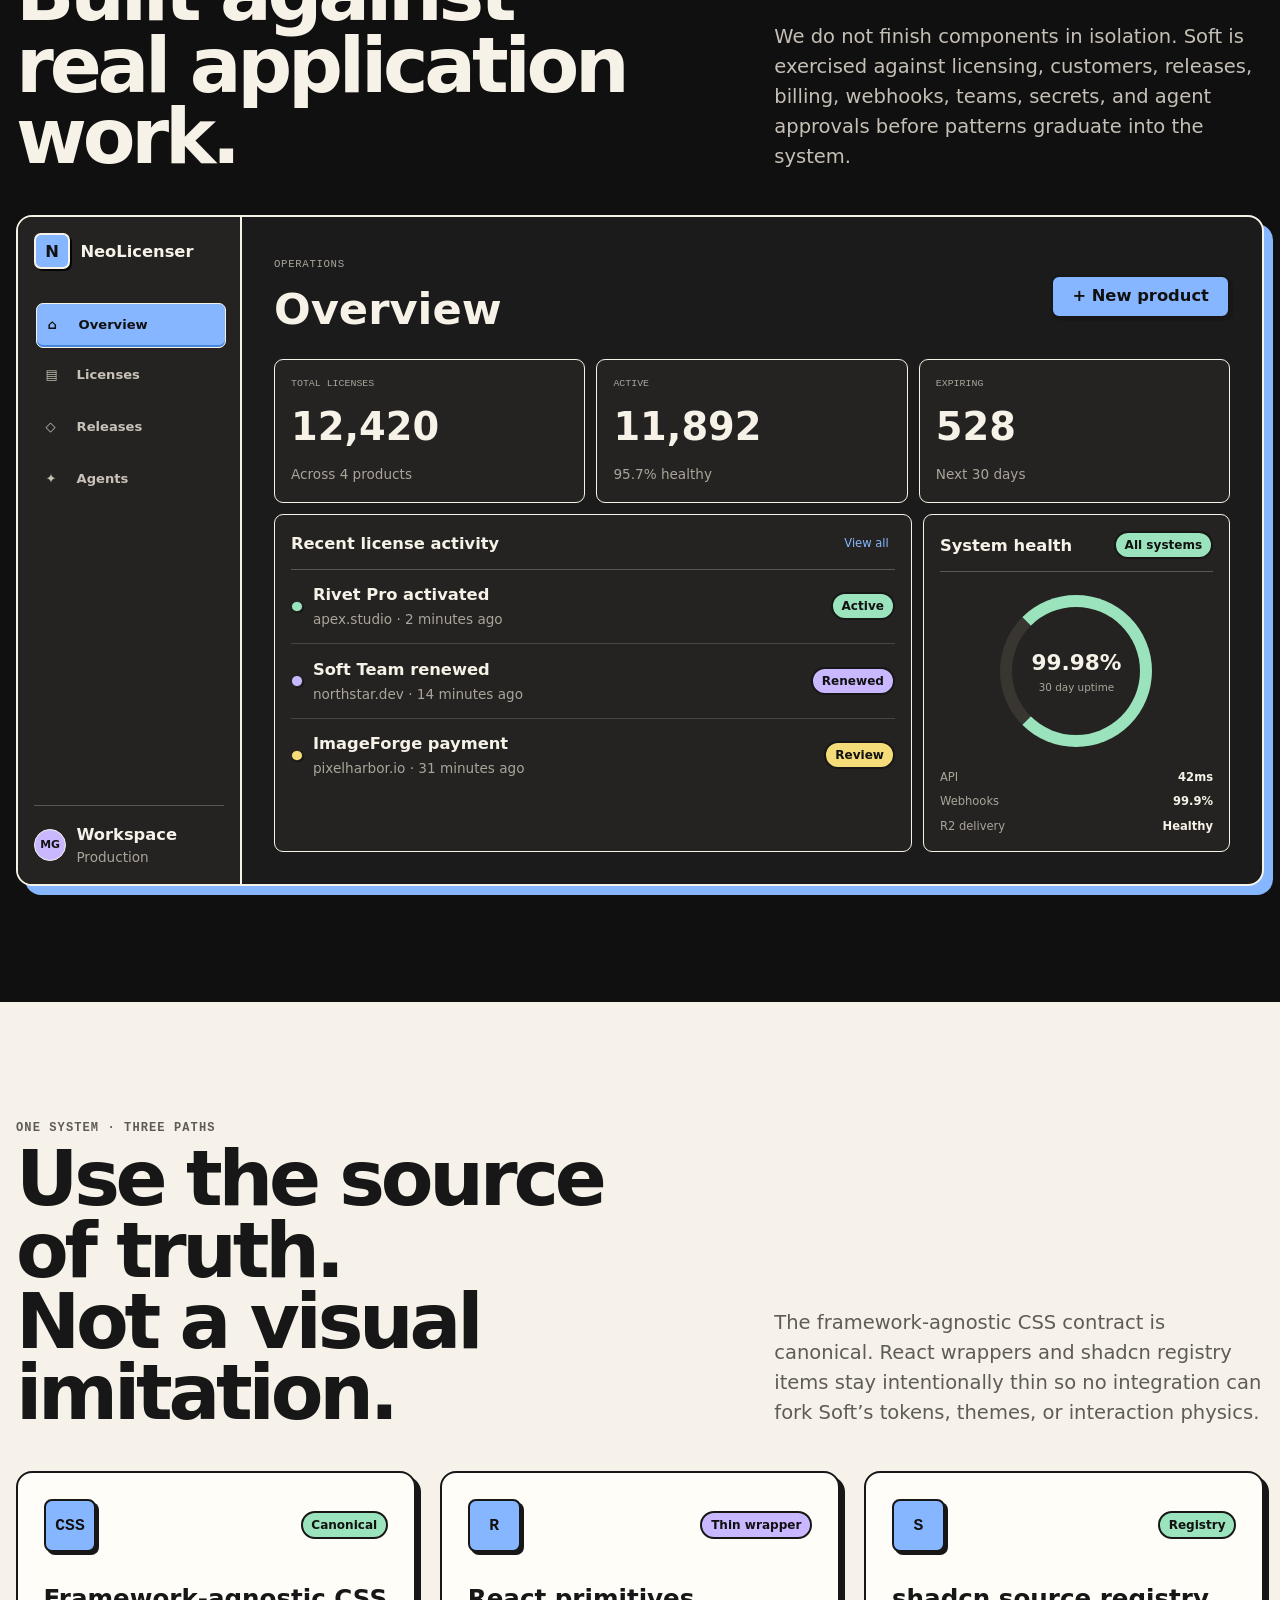
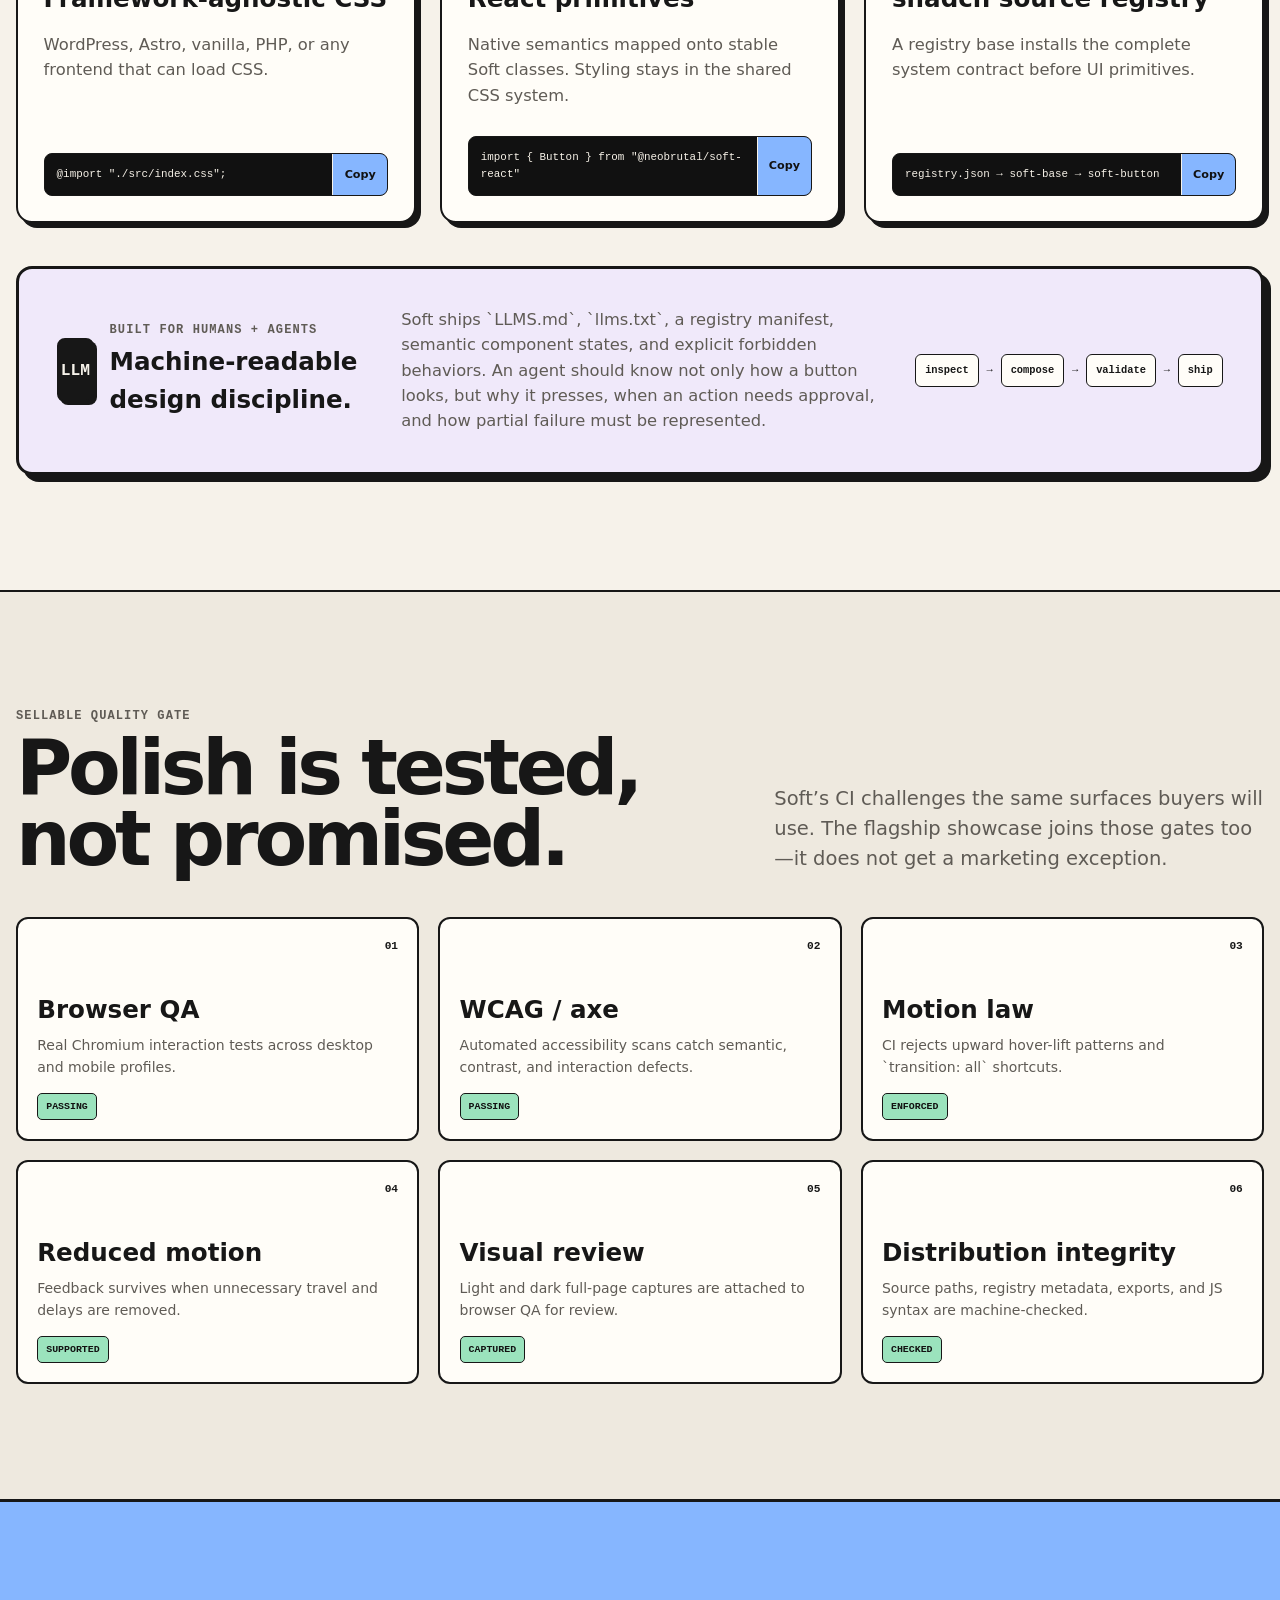
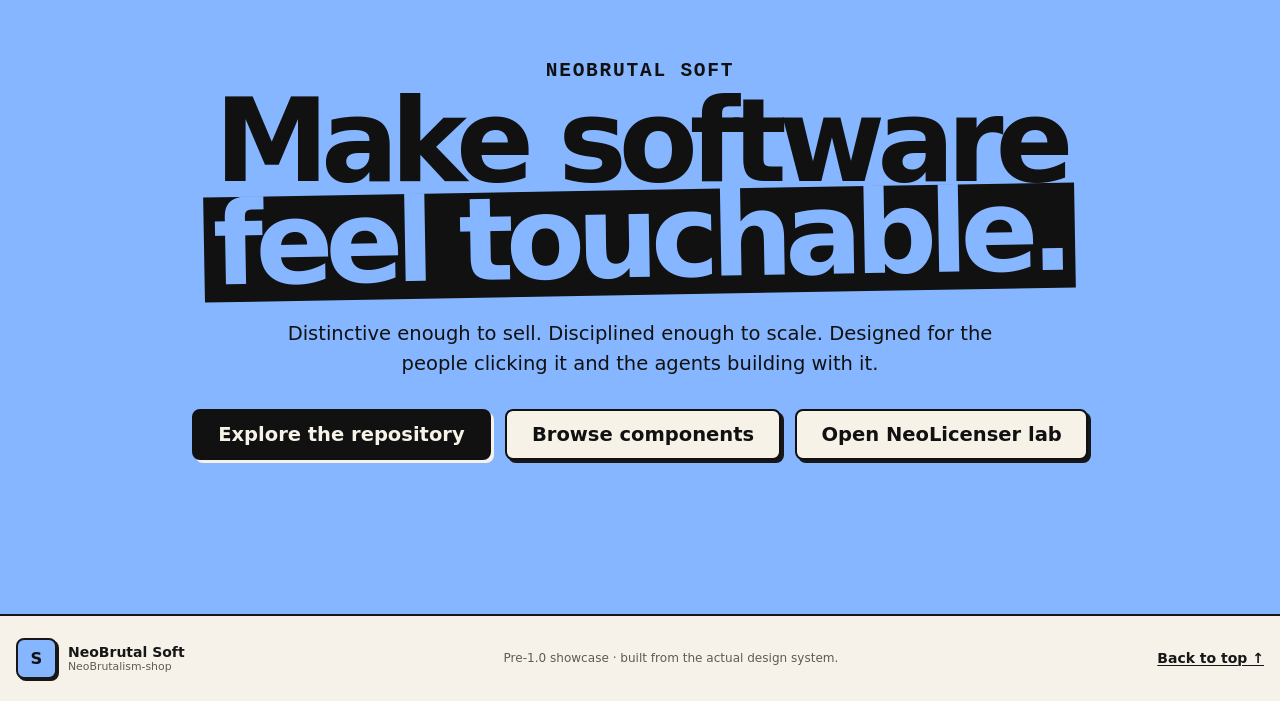
<file: soft/index.html>
<!doctype html>
<html lang="en" data-theme="light">
<head>
  <meta charset="utf-8" />
  <meta name="viewport" content="width=device-width, initial-scale=1" />
  <meta name="color-scheme" content="light dark" />
  <meta name="description" content="NeoBrutal Soft — a tactile Neo-Brutalist design system for serious SaaS, operations, and agent-native software." />
  <meta name="robots" content="index,follow" />
  <meta name="theme-color" content="#f6f2ea" />
  <link rel="canonical" href="https://neobrutalism-shop.github.io/NeoBrutal-Soft/" />
  <meta property="og:title" content="NeoBrutal Soft — Neo-Brutalism for serious software" />
  <meta property="og:description" content="A tactile Neo-Brutalist design system for serious SaaS, operations, and agent-native software." />
  <meta property="og:type" content="website" />
  <meta property="og:url" content="https://neobrutalism-shop.github.io/NeoBrutal-Soft/" />
  <meta name="twitter:card" content="summary" />
  <meta name="twitter:title" content="NeoBrutal Soft — Neo-Brutalism for serious software" />
  <meta name="twitter:description" content="A tactile Neo-Brutalist design system for serious SaaS, operations, and agent-native software." />
  <title>NeoBrutal Soft — Neo-Brutalism for serious software</title>
  <link rel="stylesheet" href="./src/index.css" />
  <link rel="stylesheet" href="./showcase.css" />
</head>
<body>
  <a class="sc-skip" href="#main">Skip to content</a>

  <header class="sc-header">
    <a class="sc-brand" href="#top" aria-label="NeoBrutal Soft home">
      <span class="sc-brand__mark" aria-hidden="true">S</span>
      <span class="sc-brand__copy"><strong>NeoBrutal Soft</strong><small>Application design system</small></span>
    </a>
    <nav class="sc-nav" aria-label="Showcase">
      <a href="#why">Why Soft</a>
      <a href="#feel">Feel</a>
      <a href="#system">System</a>
      <a href="#workflows">Workflows</a>
      <a href="#adopt">Adopt</a>
    </nav>
    <div class="sc-header__actions">
      <span class="nbs-badge nbs-badge--info sc-desktop-badge">v0.5 · pre-1.0</span>
      <button class="nbs-button nbs-button--sm nbs-button--quiet" id="themeToggle" type="button">Dark mode</button>
    </div>
  </header>

  <main id="main">
    <section class="sc-hero" id="top" aria-labelledby="heroTitle">
      <div class="sc-shell sc-hero__grid">
        <div class="sc-hero__copy">
          <div class="sc-eyebrow"><span class="sc-dot" aria-hidden="true"></span> SOFT NEO-BRUTALISM · FOR PRODUCT TEAMS</div>
          <h1 id="heroTitle">Neo-Brutalism<br /><span>for serious software.</span></h1>
          <p class="sc-hero__lede">A production-minded design system for SaaS, dashboards, operations, licensing, and agent-native applications. Bold enough to be remembered. Calm enough to use all day.</p>
          <div class="sc-hero__actions">
            <a class="nbs-button nbs-button--primary nbs-button--lg" href="#feel">Feel the system</a>
            <a class="nbs-button nbs-button--lg" href="https://github.com/NeoBrutalism-shop/NeoBrutal-Soft">View source</a>
          </div>
          <ul class="sc-checks" aria-label="Soft highlights">
            <li><span aria-hidden="true">✓</span> Compress-never-float interaction physics</li>
            <li><span aria-hidden="true">✓</span> Light + dark, responsive, reduced-motion aware</li>
            <li><span aria-hidden="true">✓</span> CSS foundation + React + shadcn source registry</li>
          </ul>
        </div>

        <div class="sc-hero__product" aria-label="NeoLicenser dashboard preview">
          <div class="sc-window">
            <div class="sc-window__bar">
              <div class="sc-window__dots" aria-hidden="true"><span></span><span></span><span></span></div>
              <span>app.neolicenser.local</span>
              <span class="nbs-badge nbs-badge--success">Live</span>
            </div>
            <div class="sc-miniapp">
              <aside class="sc-miniapp__side" aria-label="Preview navigation">
                <span class="sc-miniapp__logo">N</span>
                <span class="is-active">⌂</span>
                <span>▤</span>
                <span>◇</span>
                <span>✦</span>
              </aside>
              <div class="sc-miniapp__main">
                <div class="sc-miniapp__head">
                  <div><small>OVERVIEW</small><strong>Good morning.</strong></div>
                  <button class="nbs-button nbs-button--sm nbs-button--primary" type="button">+ Product</button>
                </div>
                <div class="sc-miniapp__stats">
                  <div><small>ACTIVE</small><strong>11,892</strong><span class="nbs-badge nbs-badge--success">+4.2%</span></div>
                  <div><small>RENEWAL</small><strong>96.8%</strong><span class="nbs-badge">30 days</span></div>
                  <div><small>MRR</small><strong>$18.4k</strong><span class="nbs-badge nbs-badge--info">USD</span></div>
                </div>
                <div class="sc-miniapp__activity">
                  <div class="sc-miniapp__activity-head"><strong>Recent activity</strong><span>View all</span></div>
                  <div class="sc-miniapp__row"><span class="sc-status sc-status--green" aria-hidden="true"></span><div><strong>Rivet Pro activated</strong><small>apex.studio · 2 min ago</small></div><span class="nbs-badge nbs-badge--success">Active</span></div>
                  <div class="sc-miniapp__row"><span class="sc-status sc-status--yellow" aria-hidden="true"></span><div><strong>ImageForge renewal</strong><small>northstar.dev · 8 min ago</small></div><span class="nbs-badge nbs-badge--warning">Due</span></div>
                  <div class="sc-miniapp__row"><span class="sc-status sc-status--purple" aria-hidden="true"></span><div><strong>Agent plan ready</strong><small>7 proposed changes</small></div><span class="nbs-badge nbs-badge--info">Review</span></div>
                </div>
              </div>
            </div>
          </div>
          <div class="sc-sticker sc-sticker--touch">TOUCHABLE<br />BY DESIGN</div>
          <div class="sc-sticker sc-sticker--aa">WCAG<br />QA</div>
        </div>
      </div>
    </section>

    <section class="sc-proof" aria-label="System proof points">
      <div class="sc-shell sc-proof__grid">
        <div><strong>30+</strong><span>application systems</span></div>
        <div><strong>2</strong><span>production themes</span></div>
        <div><strong>3</strong><span>consumption paths</span></div>
        <div><strong>1</strong><span>tactile grammar</span></div>
        <div><strong>CI</strong><span>browser + axe QA</span></div>
      </div>
    </section>

    <section class="sc-section" id="why" aria-labelledby="whyTitle">
      <div class="sc-shell">
        <div class="sc-section__head">
          <div><p class="sc-kicker">WHY SOFT</p><h2 id="whyTitle">Not a theme.<br />A product language.</h2></div>
          <p>Soft keeps the unmistakable physicality of Neo-Brutalism, then disciplines it for dense, long-session software. The result is expressive without becoming exhausting.</p>
        </div>
        <div class="sc-principles">
          <article class="sc-principle sc-principle--blue">
            <span class="sc-principle__number">01</span>
            <div class="sc-principle__demo"><button class="nbs-button nbs-button--primary" type="button">Press me</button></div>
            <h3>Physical feedback</h3>
            <p>Raised controls compress into their shadow. Hover approaches the surface. Press seats the control. Nothing floats upward just because a cursor arrived.</p>
            <code>REST → CONTACT → PRESS → RESULT</code>
          </article>
          <article class="sc-principle sc-principle--mint">
            <span class="sc-principle__number">02</span>
            <div class="sc-principle__demo sc-principle__status"><span class="nbs-badge nbs-badge--success">162 complete</span><span class="nbs-badge nbs-badge--warning">1 skipped</span><span class="nbs-badge nbs-badge--danger">1 retry</span></div>
            <h3>Operational clarity</h3>
            <p>Partial failures, risk, billing consequence, release rollout, audit history, and agent changes stay inspectable. “Something went wrong” is not a workflow.</p>
            <code>STATE → SCOPE → CONSEQUENCE → ACTION</code>
          </article>
          <article class="sc-principle sc-principle--lilac">
            <span class="sc-principle__number">03</span>
            <div class="sc-principle__demo sc-principle__agent"><span>✦</span><div><strong>7 changes planned</strong><small>Inspect before execute</small></div></div>
            <h3>Agent-readable</h3>
            <p>Tokens, manifests, component semantics, and workflow rules are documented for humans and LLMs. Agents inherit the same constraints as designers.</p>
            <code>INSPECT → PLAN → APPROVE → VERIFY</code>
          </article>
        </div>
      </div>
    </section>

    <section class="sc-section sc-section--accent" id="feel" aria-labelledby="feelTitle">
      <div class="sc-shell">
        <div class="sc-section__head">
          <div><p class="sc-kicker">TACTILE PLAYGROUND</p><h2 id="feelTitle">Depth is behavior,<br />not decoration.</h2></div>
          <p>The shadow is perceived depth. Change that depth and the interaction scales with it. Soft keeps the travel shallow; other NeoBrutal flavors can feel heavier without changing the meaning of the state.</p>
        </div>

        <div class="sc-physics">
          <div class="sc-physics__controls">
            <div class="sc-control-block">
              <div class="sc-control-block__head"><label for="depthRange">Rest depth</label><output id="depthValue" for="depthRange">4px</output></div>
              <input id="depthRange" type="range" min="2" max="8" step="1" value="4" />
              <div class="sc-scale"><span>Quiet</span><span>Soft</span><span>Firm</span></div>
            </div>
            <div class="sc-control-block">
              <span class="sc-control-label">Material preset</span>
              <div class="sc-preset" role="group" aria-label="Material preset">
                <button type="button" data-depth="2" aria-pressed="false">Quiet</button>
                <button type="button" data-depth="4" aria-pressed="true">Soft</button>
                <button type="button" data-depth="7" aria-pressed="false">Firm</button>
              </div>
            </div>
            <div class="sc-physics__readout" aria-live="polite">
              <div><span>REST</span><strong id="restReadout">4px</strong></div>
              <div><span>HOVER</span><strong id="hoverReadout">2px</strong></div>
              <div><span>PRESS</span><strong>0px</strong></div>
            </div>
          </div>
          <div class="sc-physics__stage" id="physicsStage" style="--play-depth:4px;--play-hover:2px">
            <div class="sc-stage-grid" aria-hidden="true"></div>
            <button class="sc-physics-button" type="button"><span>PHYSICALLY<br />PRESSABLE</span><small>hover → press → release</small></button>
            <div class="sc-physics__caption"><span class="sc-arrow" aria-hidden="true">↘</span><p><strong>Try it.</strong> The control moves down and the shadow collapses by the same amount.</p></div>
          </div>
        </div>
      </div>
    </section>

    <section class="sc-section" id="system" aria-labelledby="systemTitle">
      <div class="sc-shell">
        <div class="sc-section__head">
          <div><p class="sc-kicker">THE SYSTEM</p><h2 id="systemTitle">Quiet structure.<br />Strong decisions.</h2></div>
          <p>Soft uses warm neutral surfaces, controlled pastel semantics, 2px structure, shallow offset depth, and fluid sizing. Interactive objects react; static information stays stable.</p>
        </div>

        <div class="sc-components">
          <article class="sc-component sc-component--controls">
            <div class="sc-component__head"><span>CONTROLS</span><span>01</span></div>
            <div class="sc-control-row"><button class="nbs-button nbs-button--primary" type="button">Primary</button><button class="nbs-button" type="button">Secondary</button><button class="nbs-button nbs-button--danger" type="button">Danger</button></div>
            <label class="nbs-field"><span class="nbs-label">Workspace</span><input class="nbs-input" value="Northstar Labs" /></label>
            <label class="nbs-check"><input type="checkbox" checked /><span class="nbs-check__box"></span><span class="nbs-check__label">Auto-renew licenses</span></label>
          </article>

          <article class="sc-component sc-component--states">
            <div class="sc-component__head"><span>STATE</span><span>02</span></div>
            <div class="sc-state-stack"><div><span class="sc-status sc-status--green"></span><span>Production API</span><span class="nbs-badge nbs-badge--success">Healthy</span></div><div><span class="sc-status sc-status--yellow"></span><span>Webhook queue</span><span class="nbs-badge nbs-badge--warning">2 retries</span></div><div><span class="sc-status sc-status--purple"></span><span>Agent access</span><span class="nbs-badge nbs-badge--info">Scoped</span></div></div>
            <div class="nbs-alert nbs-alert--info"><strong>Release staged</strong><span>25% of eligible installs · no regression signals.</span></div>
          </article>

          <article class="sc-component sc-component--data">
            <div class="sc-component__head"><span>DATA</span><span>03</span></div>
            <div class="sc-data-head"><div><small>ACTIVATIONS</small><strong>4,862</strong></div><span class="nbs-badge nbs-badge--success">+12.4%</span></div>
            <div class="sc-bars" role="img" aria-label="Activation trend rising across six periods"><span style="--v:35%"></span><span style="--v:48%"></span><span style="--v:44%"></span><span style="--v:67%"></span><span style="--v:72%"></span><span style="--v:91%"></span></div>
            <div class="sc-data-foot"><span>Sep 1</span><span>Sep 7</span></div>
          </article>

          <article class="sc-component sc-component--agent">
            <div class="sc-component__head"><span>AGENT REVIEW</span><span>04</span></div>
            <div class="sc-agent-head"><span class="sc-agent-mark">✦</span><div><strong>Configure ImageForge</strong><small>7 proposed changes · medium risk</small></div></div>
            <div class="sc-diff"><div data-kind="add"><span>+</span><p><strong>Add R2 storage</strong><small>Private package delivery</small></p></div><div data-kind="change"><span>~</span><p><strong>Activation limit</strong><small>3 → 5 devices</small></p></div><div data-kind="remove"><span>−</span><p><strong>Legacy webhook</strong><small>Remove inactive endpoint</small></p></div></div>
            <button class="nbs-button nbs-button--primary" id="agentApprove" type="button">Approve 7 changes</button>
            <p class="sc-agent-result" id="agentResult" role="status">Nothing changes until you approve.</p>
          </article>
        </div>
      </div>
    </section>

    <section class="sc-section sc-section--ink" id="workflows" aria-labelledby="workflowTitle">
      <div class="sc-shell">
        <div class="sc-section__head sc-section__head--inverse">
          <div><p class="sc-kicker">DOGFOODED IN NEOLICENSER</p><h2 id="workflowTitle">Built against<br />real application work.</h2></div>
          <p>We do not finish components in isolation. Soft is exercised against licensing, customers, releases, billing, webhooks, teams, secrets, and agent approvals before patterns graduate into the system.</p>
        </div>

        <div class="sc-product-demo">
          <aside class="sc-product-demo__nav">
            <div class="sc-product-demo__brand"><span>N</span><strong>NeoLicenser</strong></div>
            <div class="sc-demo-nav" role="group" aria-label="NeoLicenser preview section">
              <button type="button" data-view="overview" aria-pressed="true"><span>⌂</span>Overview</button>
              <button type="button" data-view="licenses" aria-pressed="false"><span>▤</span>Licenses</button>
              <button type="button" data-view="releases" aria-pressed="false"><span>◇</span>Releases</button>
              <button type="button" data-view="agents" aria-pressed="false"><span>✦</span>Agents</button>
            </div>
            <div class="sc-product-demo__user"><span>MG</span><div><strong>Workspace</strong><small>Production</small></div></div>
          </aside>

          <div class="sc-product-demo__main">
            <div class="sc-product-demo__top"><div><small id="demoEyebrow">OPERATIONS</small><h3 id="demoTitle">Overview</h3></div><button class="nbs-button nbs-button--primary" id="demoAction" type="button">+ New product</button></div>
            <div class="sc-product-demo__metrics">
              <article><span id="metricOneLabel">TOTAL LICENSES</span><strong id="metricOne">12,420</strong><small>Across 4 products</small></article>
              <article><span id="metricTwoLabel">ACTIVE</span><strong id="metricTwo">11,892</strong><small>95.7% healthy</small></article>
              <article><span id="metricThreeLabel">EXPIRING</span><strong id="metricThree">528</strong><small>Next 30 days</small></article>
            </div>
            <div class="sc-product-demo__body">
              <article class="sc-product-demo__table">
                <div class="sc-demo-card-head"><strong id="demoListTitle">Recent license activity</strong><button type="button">View all</button></div>
                <div class="sc-demo-list" id="demoList">
                  <div><span class="sc-status sc-status--green"></span><p><strong>Rivet Pro activated</strong><small>apex.studio · 2 minutes ago</small></p><span class="nbs-badge nbs-badge--success">Active</span></div>
                  <div><span class="sc-status sc-status--purple"></span><p><strong>Soft Team renewed</strong><small>northstar.dev · 14 minutes ago</small></p><span class="nbs-badge nbs-badge--info">Renewed</span></div>
                  <div><span class="sc-status sc-status--yellow"></span><p><strong>ImageForge payment</strong><small>pixelharbor.io · 31 minutes ago</small></p><span class="nbs-badge nbs-badge--warning">Review</span></div>
                </div>
              </article>
              <article class="sc-product-demo__health">
                <div class="sc-demo-card-head"><strong>System health</strong><span class="nbs-badge nbs-badge--success">All systems</span></div>
                <div class="sc-health-ring" role="img" aria-label="System health 99.98 percent"><strong>99.98%</strong><span>30 day uptime</span></div>
                <div class="sc-health-lines"><div><span>API</span><strong>42ms</strong></div><div><span>Webhooks</span><strong>99.9%</strong></div><div><span>R2 delivery</span><strong>Healthy</strong></div></div>
              </article>
            </div>
          </div>
        </div>
      </div>
    </section>

    <section class="sc-section" id="adopt" aria-labelledby="adoptTitle">
      <div class="sc-shell">
        <div class="sc-section__head">
          <div><p class="sc-kicker">ONE SYSTEM · THREE PATHS</p><h2 id="adoptTitle">Use the source of truth.<br />Not a visual imitation.</h2></div>
          <p>The framework-agnostic CSS contract is canonical. React wrappers and shadcn registry items stay intentionally thin so no integration can fork Soft’s tokens, themes, or interaction physics.</p>
        </div>

        <div class="sc-adopt-grid">
          <article class="sc-adopt-card">
            <div class="sc-adopt-card__head"><span class="sc-tech-mark">CSS</span><span class="nbs-badge nbs-badge--success">Canonical</span></div>
            <h3>Framework-agnostic CSS</h3><p>WordPress, Astro, vanilla, PHP, or any frontend that can load CSS.</p>
            <div class="sc-code-row"><code>@import "./src/index.css";</code><button type="button" data-copy='@import "./src/index.css";' aria-label="Copy CSS import">Copy</button></div>
          </article>
          <article class="sc-adopt-card">
            <div class="sc-adopt-card__head"><span class="sc-tech-mark">R</span><span class="nbs-badge nbs-badge--info">Thin wrapper</span></div>
            <h3>React primitives</h3><p>Native semantics mapped onto stable Soft classes. Styling stays in the shared CSS system.</p>
            <div class="sc-code-row"><code>import { Button } from "@neobrutal/soft-react"</code><button type="button" data-copy='import { Button } from "@neobrutal/soft-react"' aria-label="Copy React import">Copy</button></div>
          </article>
          <article class="sc-adopt-card">
            <div class="sc-adopt-card__head"><span class="sc-tech-mark">S</span><span class="nbs-badge nbs-badge--success">Registry</span></div>
            <h3>shadcn source registry</h3><p>A registry base installs the complete system contract before UI primitives.</p>
            <div class="sc-code-row"><code>registry.json → soft-base → soft-button</code><button type="button" data-copy="registry.json → soft-base → soft-button" aria-label="Copy registry path">Copy</button></div>
          </article>
        </div>

        <div class="sc-agent-contract">
          <div><span class="sc-agent-contract__mark">LLM</span><div><p class="sc-kicker">BUILT FOR HUMANS + AGENTS</p><h3>Machine-readable design discipline.</h3></div></div>
          <p>Soft ships `LLMS.md`, `llms.txt`, a registry manifest, semantic component states, and explicit forbidden behaviors. An agent should know not only how a button looks, but why it presses, when an action needs approval, and how partial failure must be represented.</p>
          <div class="sc-agent-contract__flow"><span>inspect</span><b>→</b><span>compose</span><b>→</b><span>validate</span><b>→</b><span>ship</span></div>
        </div>
      </div>
    </section>

    <section class="sc-section sc-quality" aria-labelledby="qualityTitle">
      <div class="sc-shell">
        <div class="sc-section__head">
          <div><p class="sc-kicker">SELLABLE QUALITY GATE</p><h2 id="qualityTitle">Polish is tested,<br />not promised.</h2></div>
          <p>Soft’s CI challenges the same surfaces buyers will use. The flagship showcase joins those gates too—it does not get a marketing exception.</p>
        </div>
        <div class="sc-quality-grid">
          <article><span>01</span><strong>Browser QA</strong><p>Real Chromium interaction tests across desktop and mobile profiles.</p><em>PASSING</em></article>
          <article><span>02</span><strong>WCAG / axe</strong><p>Automated accessibility scans catch semantic, contrast, and interaction defects.</p><em>PASSING</em></article>
          <article><span>03</span><strong>Motion law</strong><p>CI rejects upward hover-lift patterns and `transition: all` shortcuts.</p><em>ENFORCED</em></article>
          <article><span>04</span><strong>Reduced motion</strong><p>Feedback survives when unnecessary travel and delays are removed.</p><em>SUPPORTED</em></article>
          <article><span>05</span><strong>Visual review</strong><p>Light and dark full-page captures are attached to browser QA for review.</p><em>CAPTURED</em></article>
          <article><span>06</span><strong>Distribution integrity</strong><p>Source paths, registry metadata, exports, and JS syntax are machine-checked.</p><em>CHECKED</em></article>
        </div>
      </div>
    </section>

    <section class="sc-final" aria-labelledby="finalTitle">
      <div class="sc-shell sc-final__inner">
        <p class="sc-kicker">NEOBRUTAL SOFT</p>
        <h2 id="finalTitle">Make software<br /><span>feel touchable.</span></h2>
        <p>Distinctive enough to sell. Disciplined enough to scale. Designed for the people clicking it and the agents building with it.</p>
        <div class="sc-final__actions"><a class="nbs-button nbs-button--primary nbs-button--lg" href="https://github.com/NeoBrutalism-shop/NeoBrutal-Soft">Explore the repository</a><a class="nbs-button nbs-button--lg" href="./demo/v05.html">Open engineering lab</a></div>
      </div>
    </section>
  </main>

  <footer class="sc-footer">
    <div class="sc-shell"><div class="sc-brand"><span class="sc-brand__mark" aria-hidden="true">S</span><span class="sc-brand__copy"><strong>NeoBrutal Soft</strong><small>NeoBrutalism-shop</small></span></div><p>Pre-1.0 showcase · built from the actual design system.</p><a href="#top">Back to top ↑</a></div>
  </footer>

  <script src="./showcase.js" type="module"></script>
</body>
</html>
</file>
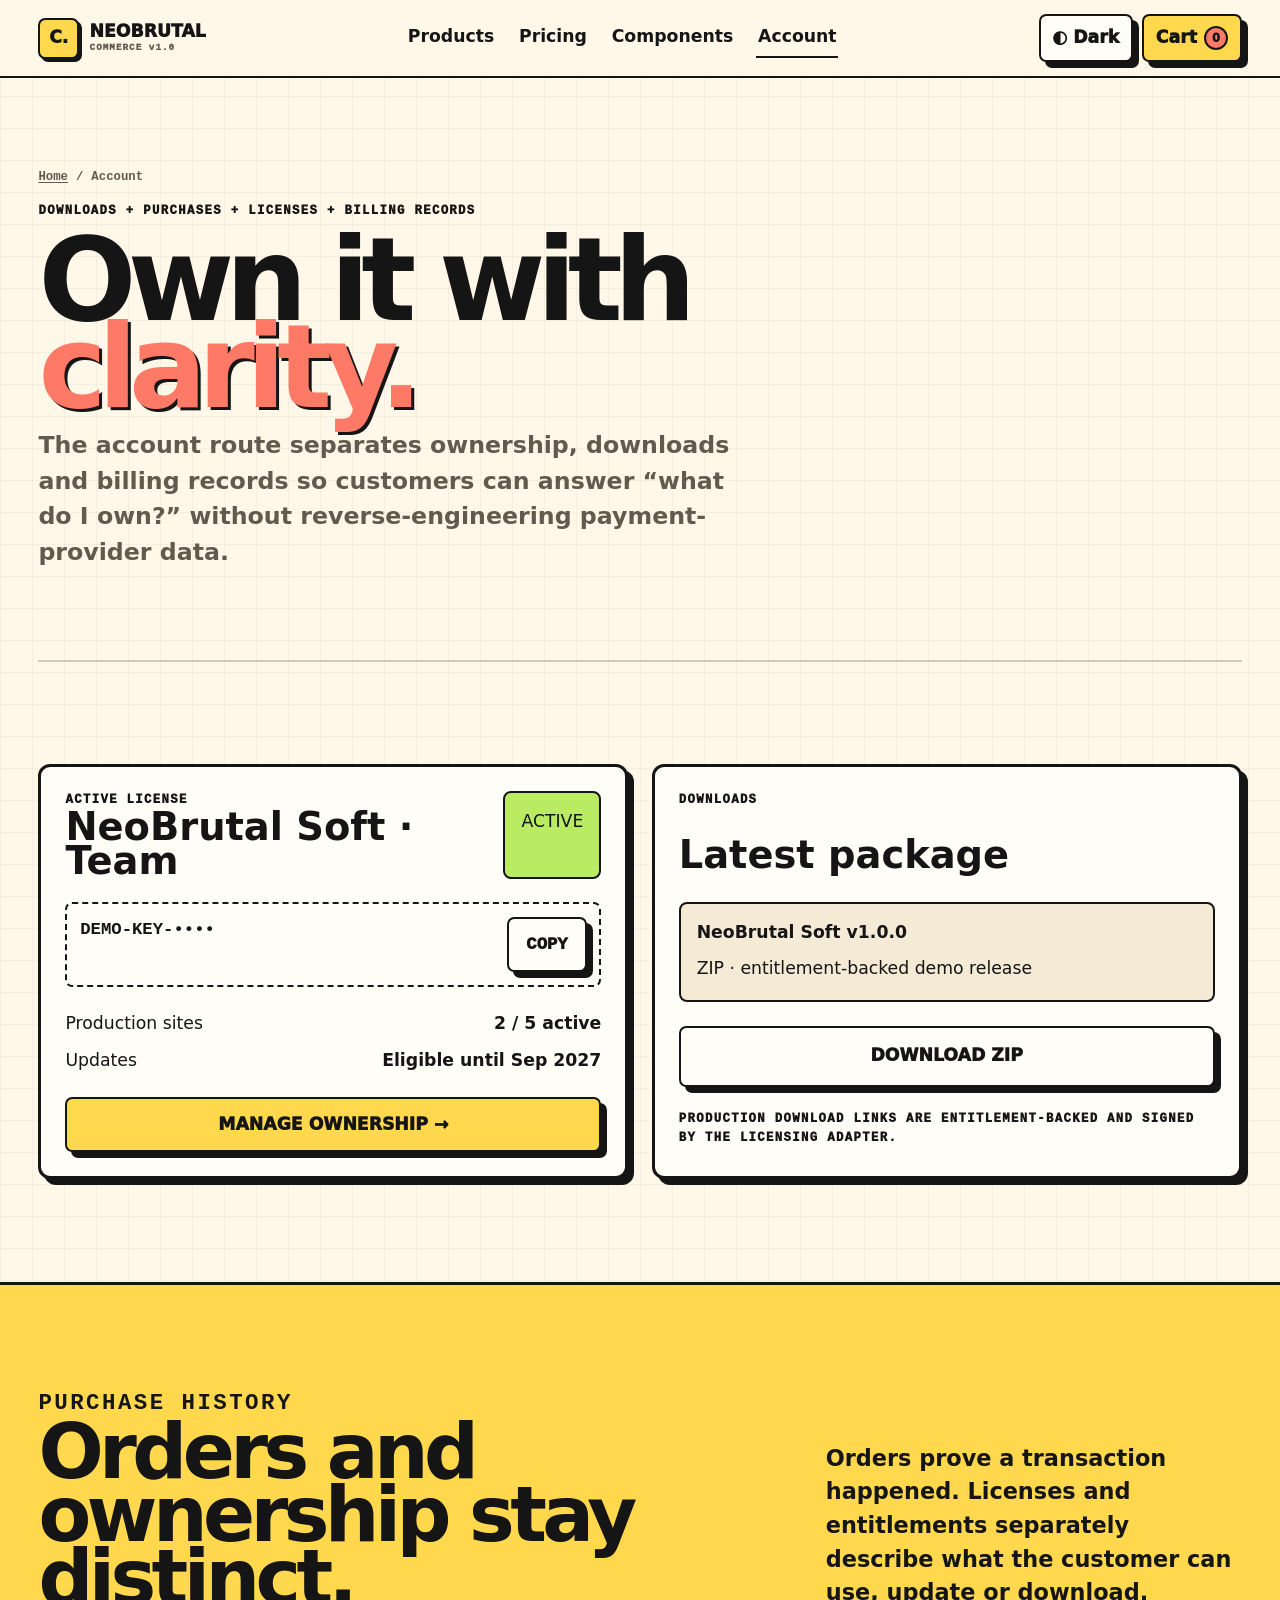
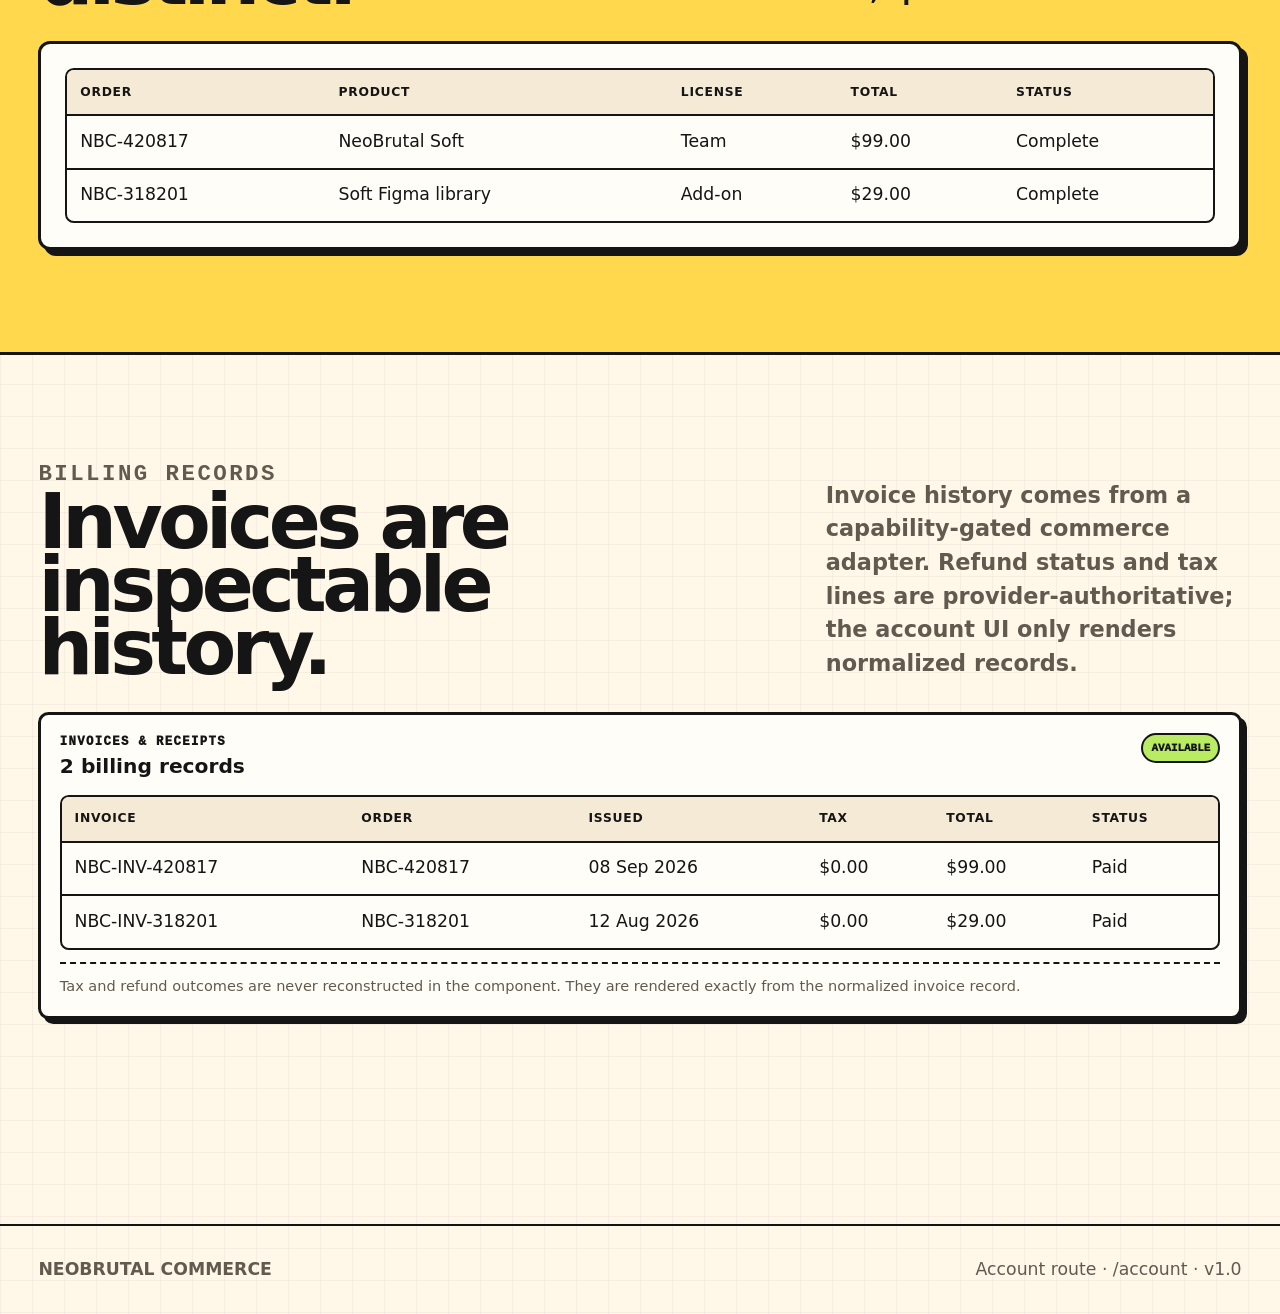
<file: commerce/account/index.html>
<!doctype html><html lang="en" data-theme="light"><head><meta charset="utf-8"><meta name="viewport" content="width=device-width,initial-scale=1"><base href="../"><meta name="theme-color" content="#fff7e8"><title>Account — NeoBrutal Commerce</title><link rel="stylesheet" href="src/index.css"><link rel="stylesheet" href="storefront/store.css"><script type="module" src="storefront/store.js"></script></head><body class="store-page" data-page="account" data-commerce-page="account"><a class="store-skip" href="#main">Skip to content</a><header class="store-header" data-commerce-component="store-shell"><a class="store-brand" href="" aria-label="NeoBrutal Commerce home"><span class="store-brand-mark" aria-hidden="true">C.</span><span>NEOBRUTAL<small>COMMERCE v1.0</small></span></a><nav class="store-nav" aria-label="Store"><a data-nav="products" href="products/">Products</a><a data-nav="pricing" href="pricing/">Pricing</a><a data-nav="components" href="components/">Components</a><a data-nav="account" href="account/">Account</a></nav><div class="store-actions"><button class="store-theme nbc-tactile" data-theme-toggle type="button">◐ Dark</button><a class="store-cart nbc-tactile" href="cart/">Cart <span class="store-cart-count" data-cart-count>0</span></a></div></header><main id="main"><header class="store-shell store-page-head"><div class="store-breadcrumbs"><a href="">Home</a><span>/</span><span>Account</span></div><p class="store-kicker">Downloads + purchases + licenses + billing records</p><h1 class="store-page-title">Own it with <span>clarity.</span></h1><p class="store-lede">The account route separates ownership, downloads and billing records so customers can answer “what do I own?” without reverse-engineering payment-provider data.</p></header><section class="store-shell store-section"><div class="store-license-grid"><article class="store-panel" data-commerce-component="license-card"><div class="store-summary-row"><div><p class="store-kicker">Active license</p><h2>NeoBrutal Soft · Team</h2></div><span class="store-status" data-state="success">ACTIVE</span></div><div class="store-key"><span>DEMO-KEY-••••</span><button class="nbc-button nbc-tactile" type="button" data-copy="DEMO-LICENSE-KEY">COPY</button></div><div class="store-summary"><div class="store-summary-row"><span>Production sites</span><strong>2 / 5 active</strong></div><div class="store-summary-row"><span>Updates</span><strong>Eligible until Sep 2027</strong></div></div><a class="nbc-button nbc-button--primary nbc-tactile" href="account/license/demo-soft-team/">MANAGE OWNERSHIP →</a></article><article class="store-panel" data-commerce-component="download-row"><p class="store-kicker">Downloads</p><h2>Latest package</h2><div class="store-status"><strong>NeoBrutal Soft v1.0.0</strong><span>ZIP · entitlement-backed demo release</span></div><button class="nbc-button nbc-tactile" type="button">DOWNLOAD ZIP</button><p class="store-kicker">Production download links are entitlement-backed and signed by the licensing adapter.</p></article></div></section><section class="store-section store-section--band"><div class="store-shell"><div class="store-heading"><div><p class="store-kicker">Purchase history</p><h2>Orders and ownership stay distinct.</h2></div><p>Orders prove a transaction happened. Licenses and entitlements separately describe what the customer can use, update or download.</p></div><div class="store-panel" data-commerce-component="purchase-history-row"><table class="store-table"><thead><tr><th>Order</th><th>Product</th><th>License</th><th>Total</th><th>Status</th></tr></thead><tbody><tr><td data-label="Order">NBC-420817</td><td data-label="Product">NeoBrutal Soft</td><td data-label="License">Team</td><td data-label="Total">$99.00</td><td data-label="Status">Complete</td></tr><tr><td data-label="Order">NBC-318201</td><td data-label="Product">Soft Figma library</td><td data-label="License">Add-on</td><td data-label="Total">$29.00</td><td data-label="Status">Complete</td></tr></tbody></table></div></div></section><section class="store-shell store-section"><div class="store-heading"><div><p class="store-kicker">Billing records</p><h2>Invoices are inspectable history.</h2></div><p>Invoice history comes from a capability-gated commerce adapter. Refund status and tax lines are provider-authoritative; the account UI only renders normalized records.</p></div><article class="nbc-lifecycle" data-commerce-component="invoice-history"><div class="nbc-lifecycle-head"><div><p class="store-kicker">Invoices & receipts</p><h3>2 billing records</h3></div><span class="nbc-lifecycle-badge" data-state="active">AVAILABLE</span></div><table class="store-table"><thead><tr><th>Invoice</th><th>Order</th><th>Issued</th><th>Tax</th><th>Total</th><th>Status</th></tr></thead><tbody><tr><td data-label="Invoice">NBC-INV-420817</td><td data-label="Order">NBC-420817</td><td data-label="Issued">08 Sep 2026</td><td data-label="Tax">$0.00</td><td data-label="Total">$99.00</td><td data-label="Status">Paid</td></tr><tr><td data-label="Invoice">NBC-INV-318201</td><td data-label="Order">NBC-318201</td><td data-label="Issued">12 Aug 2026</td><td data-label="Tax">$0.00</td><td data-label="Total">$29.00</td><td data-label="Status">Paid</td></tr></tbody></table><p class="nbc-lifecycle-note">Tax and refund outcomes are never reconstructed in the component. They are rendered exactly from the normalized invoice record.</p></article></section></main><footer class="store-footer"><div class="store-footer-inner"><strong>NEOBRUTAL COMMERCE</strong><span>Account route · /account · v1.0</span></div></footer></body></html>
</file>
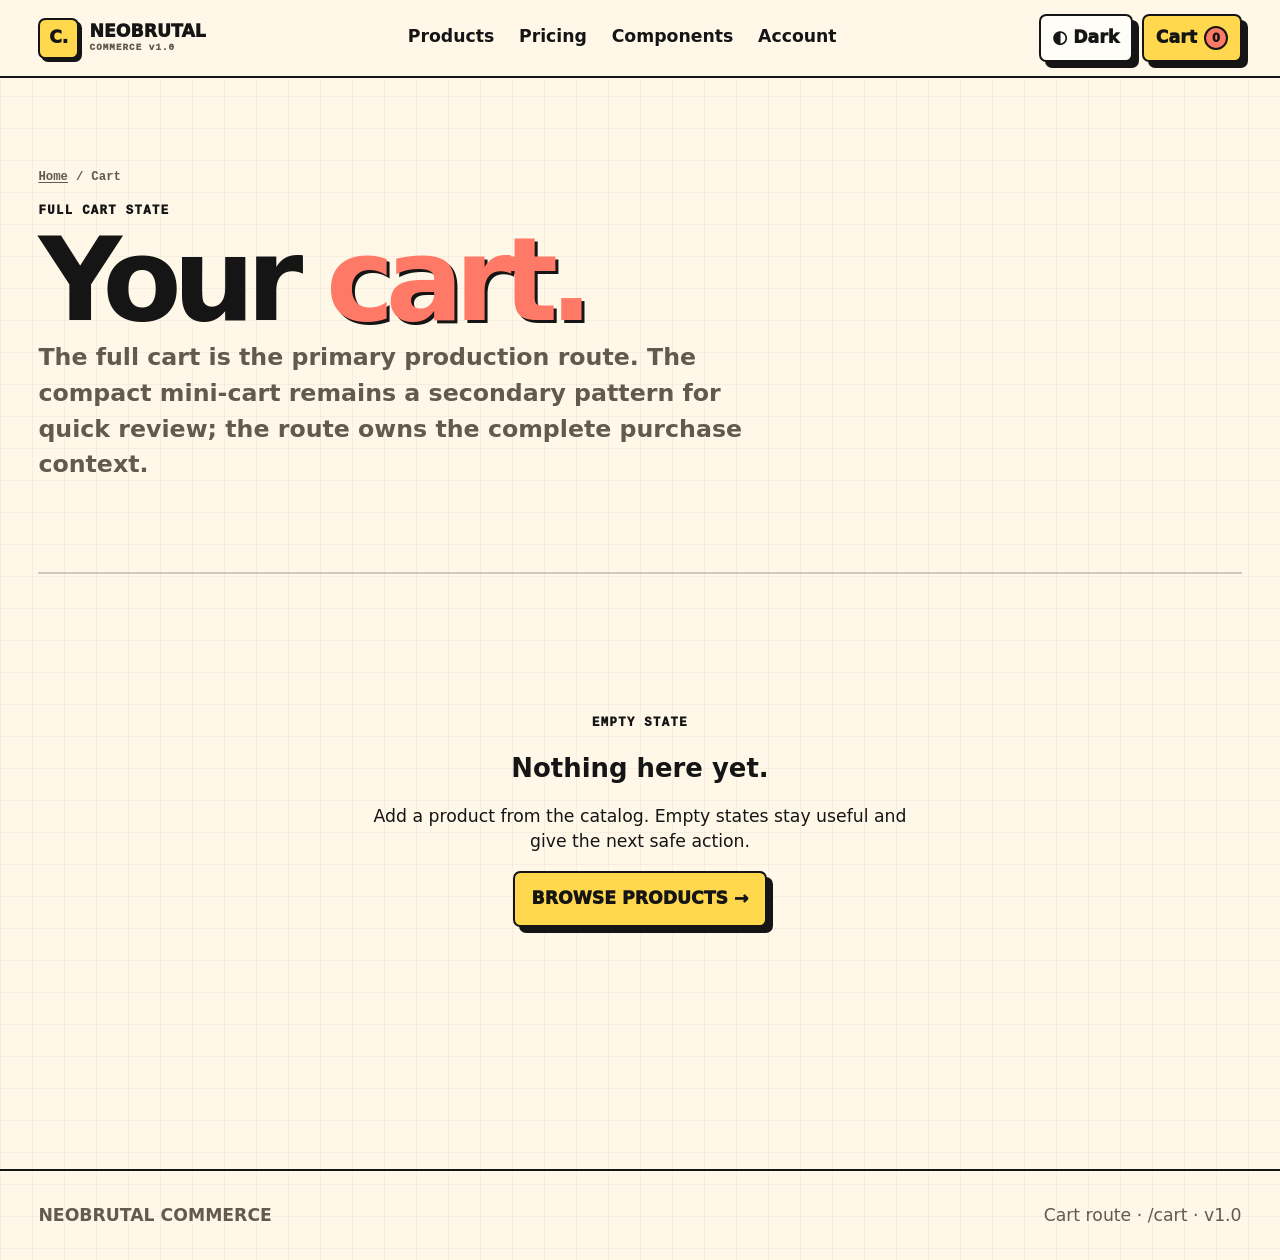
<file: commerce/cart/index.html>
<!doctype html><html lang="en" data-theme="light"><head><meta charset="utf-8"><meta name="viewport" content="width=device-width,initial-scale=1"><base href="../"><meta name="theme-color" content="#fff7e8"><title>Cart — NeoBrutal Commerce</title><link rel="stylesheet" href="src/index.css"><link rel="stylesheet" href="storefront/store.css"><script type="module" src="storefront/store.js"></script></head><body class="store-page" data-page="cart" data-commerce-page="full-cart"><a class="store-skip" href="#main">Skip to content</a><header class="store-header" data-commerce-component="store-shell"><a class="store-brand" href="" aria-label="NeoBrutal Commerce home"><span class="store-brand-mark" aria-hidden="true">C.</span><span>NEOBRUTAL<small>COMMERCE v1.0</small></span></a><nav class="store-nav" aria-label="Store"><a data-nav="products" href="products/">Products</a><a data-nav="pricing" href="pricing/">Pricing</a><a data-nav="components" href="components/">Components</a><a data-nav="account" href="account/">Account</a></nav><div class="store-actions"><button class="store-theme nbc-tactile" data-theme-toggle type="button">◐ Dark</button><a class="store-cart nbc-tactile" href="cart/">Cart <span class="store-cart-count" data-cart-count>0</span></a></div></header><main id="main"><header class="store-shell store-page-head"><div class="store-breadcrumbs"><a href="">Home</a><span>/</span><span>Cart</span></div><p class="store-kicker">Full cart state</p><h1 class="store-page-title">Your <span>cart.</span></h1><p class="store-lede">The full cart is the primary production route. The compact mini-cart remains a secondary pattern for quick review; the route owns the complete purchase context.</p></header><section class="store-shell store-section"><div class="store-empty" data-cart-empty><div><p class="store-kicker">Empty state</p><h2>Nothing here yet.</h2><p>Add a product from the catalog. Empty states stay useful and give the next safe action.</p><a class="nbc-button nbc-button--primary nbc-tactile" href="products/">BROWSE PRODUCTS →</a></div></div><div class="store-layout" data-cart-filled hidden><div class="store-stack"><article class="store-panel" data-commerce-component="cart-item"><div class="store-summary-row"><div><p class="store-kicker">Digital product</p><h2>NeoBrutal Soft</h2><p><span data-cart-plan>Individual</span> · <span data-cart-sites>1 production site</span></p></div><strong data-cart-price>$49.00</strong></div><div class="store-status"><strong>Delivery</strong><span>Instant account entitlement after successful payment.</span></div><button class="nbc-button nbc-tactile" type="button" data-clear-cart>REMOVE FROM CART</button></article><div class="store-panel" data-commerce-component="coupon"><p class="store-kicker">Coupon</p><div class="store-form-grid"><div class="store-field"><label for="coupon">Coupon code</label><input id="coupon" autocomplete="off" placeholder="Optional"></div><button class="nbc-button nbc-tactile" type="button">APPLY</button></div><p class="store-kicker">Production adapters own coupon validation; Commerce owns the visual/state contract.</p></div></div><aside class="store-panel" data-commerce-component="order-summary"><p class="store-kicker">Order summary</p><div class="store-summary"><div class="store-summary-row"><span>NeoBrutal Soft</span><strong data-cart-price>$49.00</strong></div><div class="store-summary-row"><span>Subtotal</span><strong data-cart-subtotal>$49.00</strong></div><div class="store-summary-row"><span>Tax</span><span>Calculated at checkout</span></div><div class="store-summary-row" data-total><span>Total</span><strong data-cart-total>$49.00</strong></div></div><a class="nbc-button nbc-button--primary nbc-tactile" href="checkout/">CHECKOUT →</a><a href="products/">Continue shopping</a></aside></div></section></main><footer class="store-footer"><div class="store-footer-inner"><strong>NEOBRUTAL COMMERCE</strong><span>Cart route · /cart · v1.0</span></div></footer></body></html>
</file>
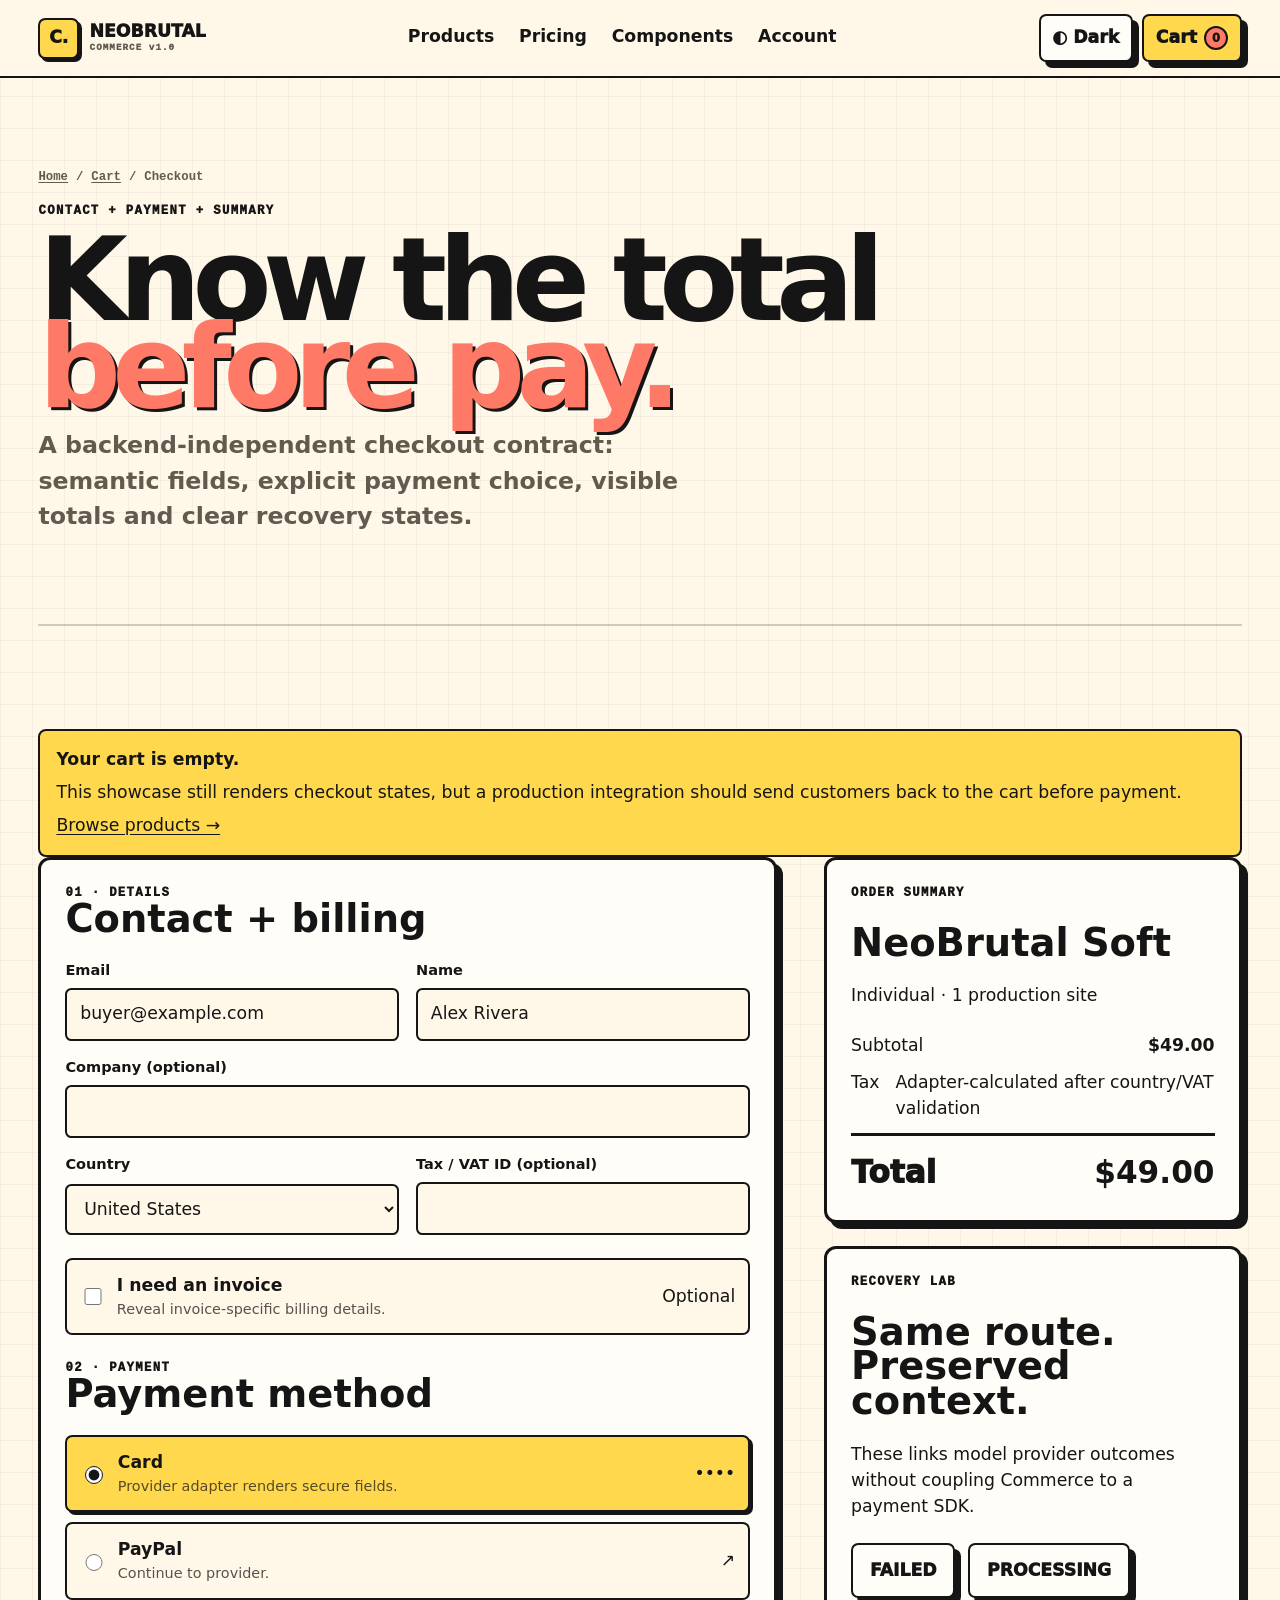
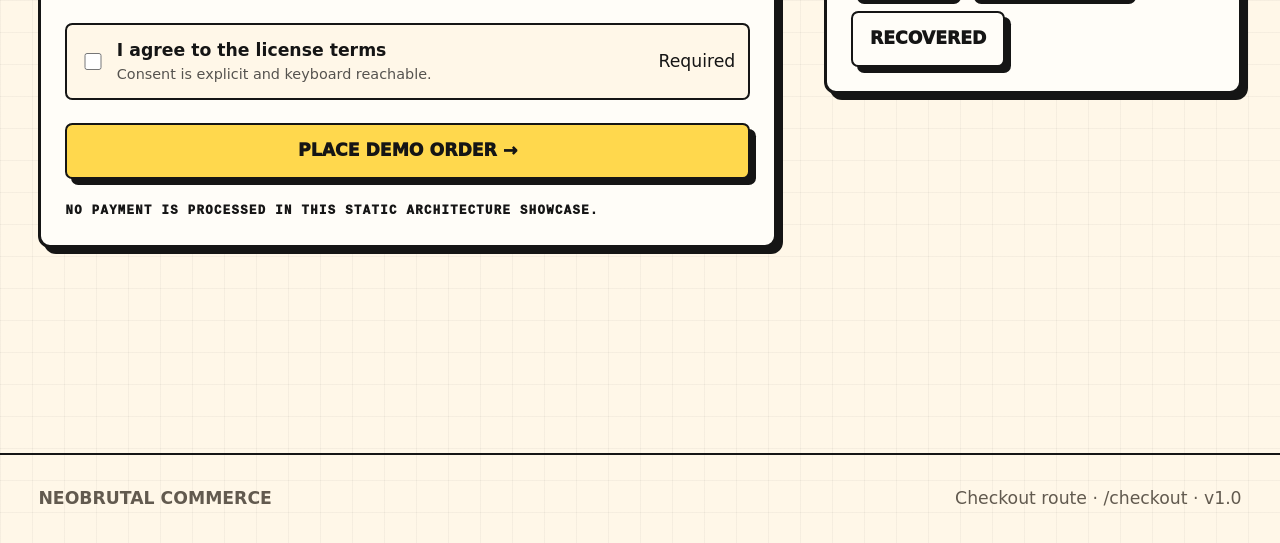
<file: commerce/checkout/index.html>
<!doctype html><html lang="en" data-theme="light"><head><meta charset="utf-8"><meta name="viewport" content="width=device-width,initial-scale=1"><base href="../"><meta name="theme-color" content="#fff7e8"><title>Checkout — NeoBrutal Commerce</title><link rel="stylesheet" href="src/index.css"><link rel="stylesheet" href="storefront/store.css"><script type="module" src="storefront/store.js"></script></head><body class="store-page" data-page="checkout" data-commerce-page="checkout"><a class="store-skip" href="#main">Skip to content</a><header class="store-header" data-commerce-component="store-shell"><a class="store-brand" href="" aria-label="NeoBrutal Commerce home"><span class="store-brand-mark" aria-hidden="true">C.</span><span>NEOBRUTAL<small>COMMERCE v1.0</small></span></a><nav class="store-nav" aria-label="Store"><a data-nav="products" href="products/">Products</a><a data-nav="pricing" href="pricing/">Pricing</a><a data-nav="components" href="components/">Components</a><a data-nav="account" href="account/">Account</a></nav><div class="store-actions"><button class="store-theme nbc-tactile" data-theme-toggle type="button">◐ Dark</button><a class="store-cart nbc-tactile" href="cart/">Cart <span class="store-cart-count" data-cart-count>0</span></a></div></header><main id="main"><header class="store-shell store-page-head"><div class="store-breadcrumbs"><a href="">Home</a><span>/</span><a href="cart/">Cart</a><span>/</span><span>Checkout</span></div><p class="store-kicker">Contact + payment + summary</p><h1 class="store-page-title">Know the total <span>before pay.</span></h1><p class="store-lede">A backend-independent checkout contract: semantic fields, explicit payment choice, visible totals and clear recovery states.</p></header><section class="store-shell store-section"><div class="store-status" data-checkout-gate hidden data-state="warning"><strong>Your cart is empty.</strong><span>This showcase still renders checkout states, but a production integration should send customers back to the cart before payment.</span><a href="products/">Browse products →</a></div><div class="store-layout"><form class="store-panel" data-checkout-form action="order/success/" method="get" data-commerce-component="checkout-form"><div><p class="store-kicker">01 · Details</p><h2>Contact + billing</h2></div><div class="store-form-grid"><div class="store-field"><label for="email">Email</label><input id="email" name="email" type="email" autocomplete="email" required value="buyer@example.com"></div><div class="store-field"><label for="name">Name</label><input id="name" name="name" autocomplete="name" required value="Alex Rivera"></div><div class="store-field full"><label for="company">Company <span>(optional)</span></label><input id="company" name="company" autocomplete="organization"></div><div class="store-field"><label for="country">Country</label><select id="country" name="country"><option>United States</option><option>India</option><option>United Kingdom</option><option>Germany</option></select></div><div class="store-field"><label for="tax">Tax / VAT ID <span>(optional)</span></label><input id="tax" name="tax" autocomplete="off"></div></div><label class="store-plan-option"><input type="checkbox" data-invoice-toggle aria-controls="invoice-fields" aria-expanded="false"><span><strong>I need an invoice</strong><small>Reveal invoice-specific billing details.</small></span><span>Optional</span></label><div class="store-form-grid" id="invoice-fields" data-invoice-fields data-commerce-component="invoice-details" hidden><div class="store-field full"><label for="legal-name">Legal entity name</label><input id="legal-name" name="legal-name" autocomplete="organization"></div><div class="store-field full"><label for="billing-address">Billing address</label><input id="billing-address" name="billing-address" autocomplete="street-address"></div><div class="store-field"><label for="city">City</label><input id="city" name="city" autocomplete="address-level2"></div><div class="store-field"><label for="postal">Postal code</label><input id="postal" name="postal" autocomplete="postal-code"></div></div><div><p class="store-kicker">02 · Payment</p><h2>Payment method</h2></div><div class="store-plan-list" data-commerce-component="payment-method"><label class="store-plan-option"><input type="radio" name="payment" value="card" checked><span><strong>Card</strong><small>Provider adapter renders secure fields.</small></span><span>••••</span></label><label class="store-plan-option"><input type="radio" name="payment" value="paypal"><span><strong>PayPal</strong><small>Continue to provider.</small></span><span>↗</span></label></div><div class="nbc-state" data-state="error" data-checkout-state="failed" data-commerce-component="payment-failure" hidden><strong>Payment was declined.</strong><span>Your cart and invoice details are still here. Retry with the same method or choose another provider.</span><div class="nbc-state-actions"><a class="nbc-button nbc-tactile" href="checkout/?state=recovered">MARK RECOVERED</a></div></div><div class="nbc-state" data-state="loading" data-checkout-state="processing" data-commerce-component="processing-state" hidden aria-live="polite"><strong>Payment is processing.</strong><span>Keep this page open. The purchase state is locked while the provider confirms the transaction.</span><div class="nbc-skeleton" aria-hidden="true"><span></span><span></span><span></span></div></div><div class="nbc-state" data-state="success" data-checkout-state="recovered" data-commerce-component="payment-recovery" hidden><strong>Payment method recovered.</strong><span>The order context was preserved. You can submit the order again without rebuilding the cart.</span></div><label class="store-plan-option"><input type="checkbox" required><span><strong>I agree to the license terms</strong><small>Consent is explicit and keyboard reachable.</small></span><span>Required</span></label><button class="nbc-button nbc-button--primary nbc-tactile" type="submit" data-checkout-submit>PLACE DEMO ORDER →</button><p class="store-kicker">No payment is processed in this static architecture showcase.</p></form><aside class="store-stack"><div class="store-panel" data-commerce-component="order-summary"><p class="store-kicker">Order summary</p><h2>NeoBrutal Soft</h2><p><span data-cart-plan>Individual</span> · <span data-cart-sites>1 production site</span></p><div class="store-summary"><div class="store-summary-row"><span>Subtotal</span><strong data-cart-subtotal>$49.00</strong></div><div class="store-summary-row"><span>Tax</span><span>Adapter-calculated after country/VAT validation</span></div><div class="store-summary-row" data-total><span>Total</span><strong data-cart-total>$49.00</strong></div></div></div><div class="store-panel" data-commerce-component="checkout-recovery-links"><p class="store-kicker">Recovery lab</p><h2>Same route. Preserved context.</h2><p>These links model provider outcomes without coupling Commerce to a payment SDK.</p><div class="store-actions-row"><a class="nbc-button nbc-tactile" href="checkout/?state=failed">FAILED</a><a class="nbc-button nbc-tactile" href="checkout/?state=processing">PROCESSING</a><a class="nbc-button nbc-tactile" href="checkout/?state=recovered">RECOVERED</a></div></div></aside></div></section></main><footer class="store-footer"><div class="store-footer-inner"><strong>NEOBRUTAL COMMERCE</strong><span>Checkout route · /checkout · v1.0</span></div></footer></body></html>
</file>
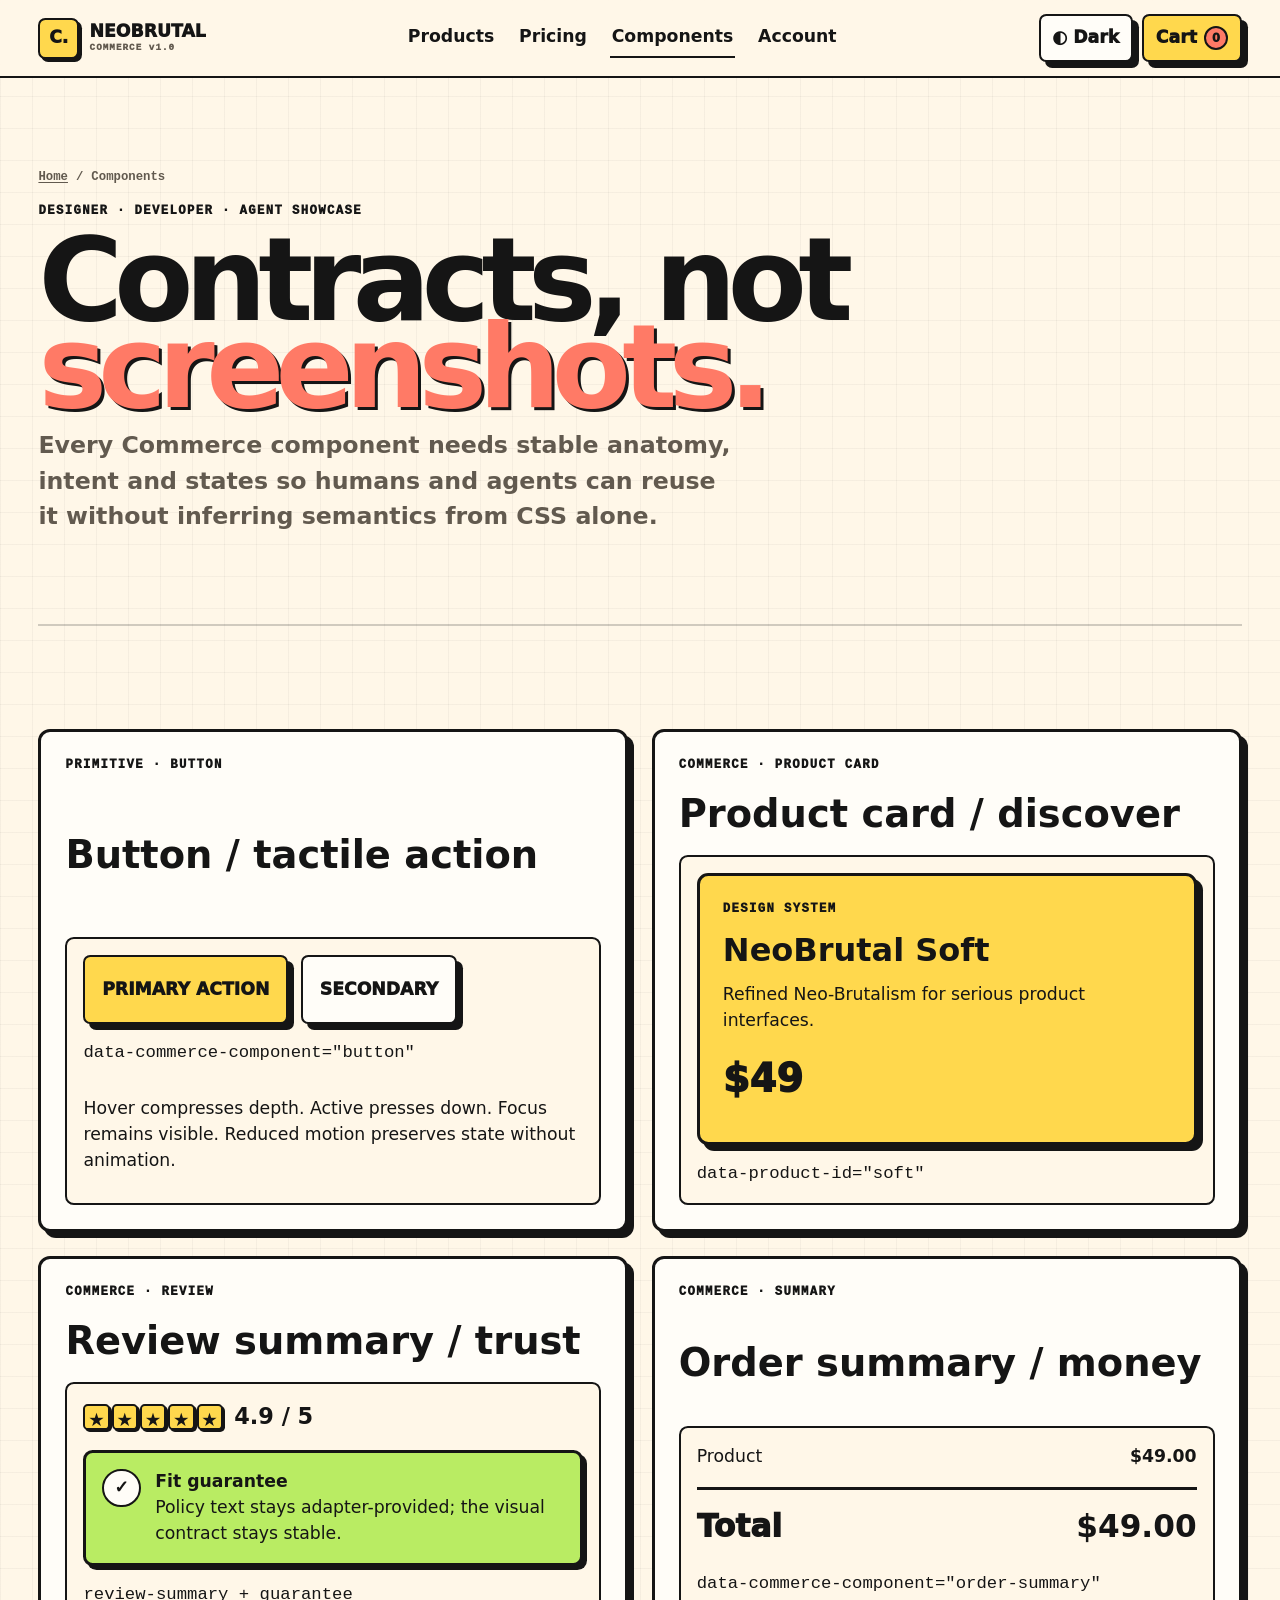
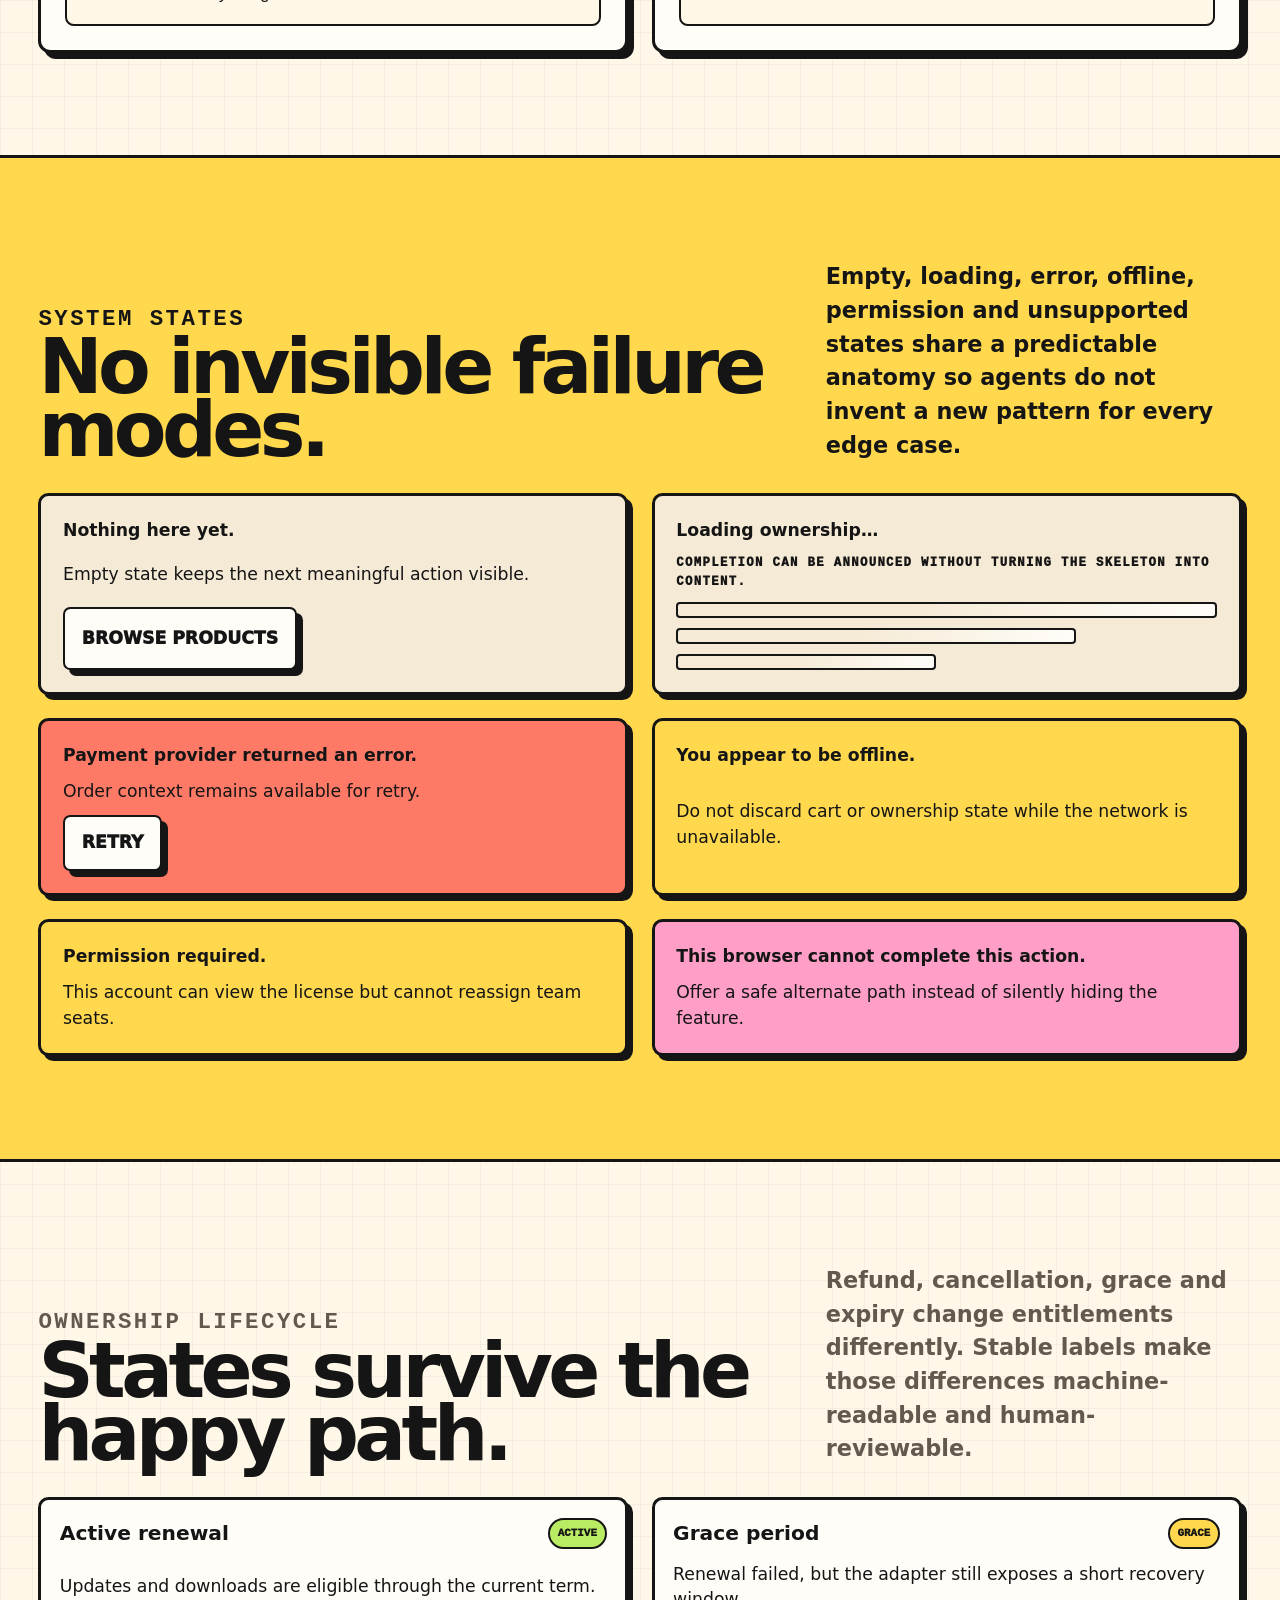
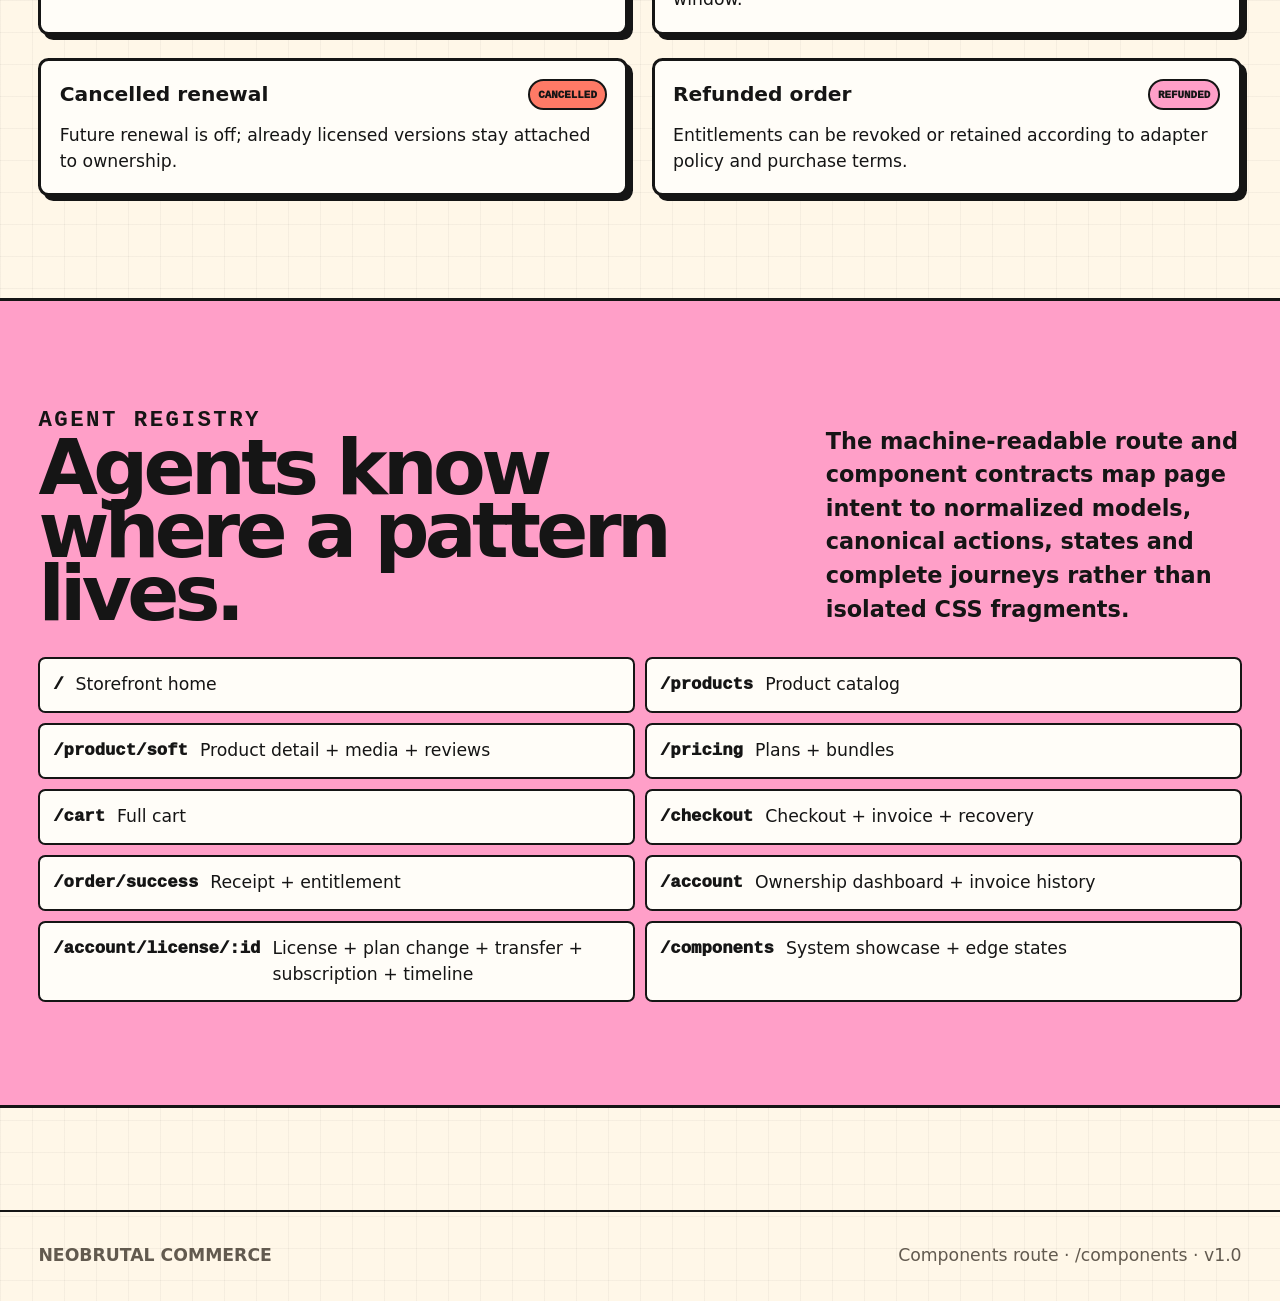
<file: commerce/components/index.html>
<!doctype html><html lang="en" data-theme="light"><head><meta charset="utf-8"><meta name="viewport" content="width=device-width,initial-scale=1"><base href="../"><meta name="theme-color" content="#fff7e8"><title>Components — NeoBrutal Commerce</title><link rel="stylesheet" href="src/index.css"><link rel="stylesheet" href="storefront/store.css"><script type="module" src="storefront/store.js"></script></head><body class="store-page" data-page="components" data-commerce-page="system-showcase"><a class="store-skip" href="#main">Skip to content</a><header class="store-header" data-commerce-component="store-shell"><a class="store-brand" href="" aria-label="NeoBrutal Commerce home"><span class="store-brand-mark" aria-hidden="true">C.</span><span>NEOBRUTAL<small>COMMERCE v1.0</small></span></a><nav class="store-nav" aria-label="Store"><a data-nav="products" href="products/">Products</a><a data-nav="pricing" href="pricing/">Pricing</a><a data-nav="components" href="components/">Components</a><a data-nav="account" href="account/">Account</a></nav><div class="store-actions"><button class="store-theme nbc-tactile" data-theme-toggle type="button">◐ Dark</button><a class="store-cart nbc-tactile" href="cart/">Cart <span class="store-cart-count" data-cart-count>0</span></a></div></header><main id="main"><header class="store-shell store-page-head"><div class="store-breadcrumbs"><a href="">Home</a><span>/</span><span>Components</span></div><p class="store-kicker">Designer · developer · agent showcase</p><h1 class="store-page-title">Contracts, not <span>screenshots.</span></h1><p class="store-lede">Every Commerce component needs stable anatomy, intent and states so humans and agents can reuse it without inferring semantics from CSS alone.</p></header><section class="store-shell store-section"><div class="store-component-grid"><article class="store-panel" data-commerce-component="component-contract"><p class="store-kicker">Primitive · button</p><h2>Button / tactile action</h2><div class="store-component-demo"><div class="store-actions-row"><button class="nbc-button nbc-button--primary nbc-tactile">PRIMARY ACTION</button><button class="nbc-button nbc-tactile">SECONDARY</button></div><code>data-commerce-component="button"</code><p>Hover compresses depth. Active presses down. Focus remains visible. Reduced motion preserves state without animation.</p></div></article><article class="store-panel" data-commerce-component="component-contract"><p class="store-kicker">Commerce · product card</p><h2>Product card / discover</h2><div class="store-component-demo"><article class="store-card" data-tone="yellow"><p class="store-kicker">Design system</p><h3>NeoBrutal Soft</h3><p>Refined Neo-Brutalism for serious product interfaces.</p><p class="store-price">$49</p></article><code>data-product-id="soft"</code></div></article><article class="store-panel" data-commerce-component="component-contract"><p class="store-kicker">Commerce · review</p><h2>Review summary / trust</h2><div class="store-component-demo"><div class="nbc-rating"><div class="nbc-stars" aria-label="4.9 out of 5 stars"><span>★</span><span>★</span><span>★</span><span>★</span><span>★</span></div><strong>4.9 / 5</strong></div><div class="nbc-trust"><span class="nbc-trust-mark" aria-hidden="true">✓</span><div><strong>Fit guarantee</strong><p>Policy text stays adapter-provided; the visual contract stays stable.</p></div></div><code>review-summary + guarantee</code></div></article><article class="store-panel" data-commerce-component="component-contract"><p class="store-kicker">Commerce · summary</p><h2>Order summary / money</h2><div class="store-component-demo"><div class="store-summary"><div class="store-summary-row"><span>Product</span><strong>$49.00</strong></div><div class="store-summary-row" data-total><span>Total</span><strong>$49.00</strong></div></div><code>data-commerce-component="order-summary"</code></div></article></div></section><section class="store-section store-section--band"><div class="store-shell"><div class="store-heading"><div><p class="store-kicker">System states</p><h2>No invisible failure modes.</h2></div><p>Empty, loading, error, offline, permission and unsupported states share a predictable anatomy so agents do not invent a new pattern for every edge case.</p></div><div class="store-component-grid" data-commerce-component="system-states"><article class="nbc-state" data-state="empty"><strong>Nothing here yet.</strong><span>Empty state keeps the next meaningful action visible.</span><div class="nbc-state-actions"><button class="nbc-button nbc-tactile">BROWSE PRODUCTS</button></div></article><article class="nbc-state" data-state="loading" aria-live="polite"><strong>Loading ownership…</strong><span class="store-kicker">Completion can be announced without turning the skeleton into content.</span><div class="nbc-skeleton" aria-hidden="true"><span></span><span></span><span></span></div></article><article class="nbc-state" data-state="error"><strong>Payment provider returned an error.</strong><span>Order context remains available for retry.</span><div class="nbc-state-actions"><button class="nbc-button nbc-tactile">RETRY</button></div></article><article class="nbc-state" data-state="offline"><strong>You appear to be offline.</strong><span>Do not discard cart or ownership state while the network is unavailable.</span></article><article class="nbc-state" data-state="permission"><strong>Permission required.</strong><span>This account can view the license but cannot reassign team seats.</span></article><article class="nbc-state" data-state="unsupported"><strong>This browser cannot complete this action.</strong><span>Offer a safe alternate path instead of silently hiding the feature.</span></article></div></div></section><section class="store-shell store-section"><div class="store-heading"><div><p class="store-kicker">Ownership lifecycle</p><h2>States survive the happy path.</h2></div><p>Refund, cancellation, grace and expiry change entitlements differently. Stable labels make those differences machine-readable and human-reviewable.</p></div><div class="nbc-lifecycle-grid" data-commerce-component="ownership-lifecycle"><article class="nbc-lifecycle"><div class="nbc-lifecycle-head"><h3>Active renewal</h3><span class="nbc-lifecycle-badge" data-state="active">Active</span></div><p>Updates and downloads are eligible through the current term.</p></article><article class="nbc-lifecycle"><div class="nbc-lifecycle-head"><h3>Grace period</h3><span class="nbc-lifecycle-badge" data-state="grace">Grace</span></div><p>Renewal failed, but the adapter still exposes a short recovery window.</p></article><article class="nbc-lifecycle"><div class="nbc-lifecycle-head"><h3>Cancelled renewal</h3><span class="nbc-lifecycle-badge" data-state="cancelled">Cancelled</span></div><p>Future renewal is off; already licensed versions stay attached to ownership.</p></article><article class="nbc-lifecycle"><div class="nbc-lifecycle-head"><h3>Refunded order</h3><span class="nbc-lifecycle-badge" data-state="refunded">Refunded</span></div><p>Entitlements can be revoked or retained according to adapter policy and purchase terms.</p></article></div></section><section class="store-section store-section--pink"><div class="store-shell"><div class="store-heading"><div><p class="store-kicker">Agent registry</p><h2>Agents know where a pattern lives.</h2></div><p>The machine-readable route and component contracts map page intent to normalized models, canonical actions, states and complete journeys rather than isolated CSS fragments.</p></div><div class="store-route-grid"><div class="store-route"><code>/</code><span>Storefront home</span></div><div class="store-route"><code>/products</code><span>Product catalog</span></div><div class="store-route"><code>/product/soft</code><span>Product detail + media + reviews</span></div><div class="store-route"><code>/pricing</code><span>Plans + bundles</span></div><div class="store-route"><code>/cart</code><span>Full cart</span></div><div class="store-route"><code>/checkout</code><span>Checkout + invoice + recovery</span></div><div class="store-route"><code>/order/success</code><span>Receipt + entitlement</span></div><div class="store-route"><code>/account</code><span>Ownership dashboard + invoice history</span></div><div class="store-route"><code>/account/license/:id</code><span>License + plan change + transfer + subscription + timeline</span></div><div class="store-route"><code>/components</code><span>System showcase + edge states</span></div></div></div></section></main><footer class="store-footer"><div class="store-footer-inner"><strong>NEOBRUTAL COMMERCE</strong><span>Components route · /components · v1.0</span></div></footer></body></html>
</file>
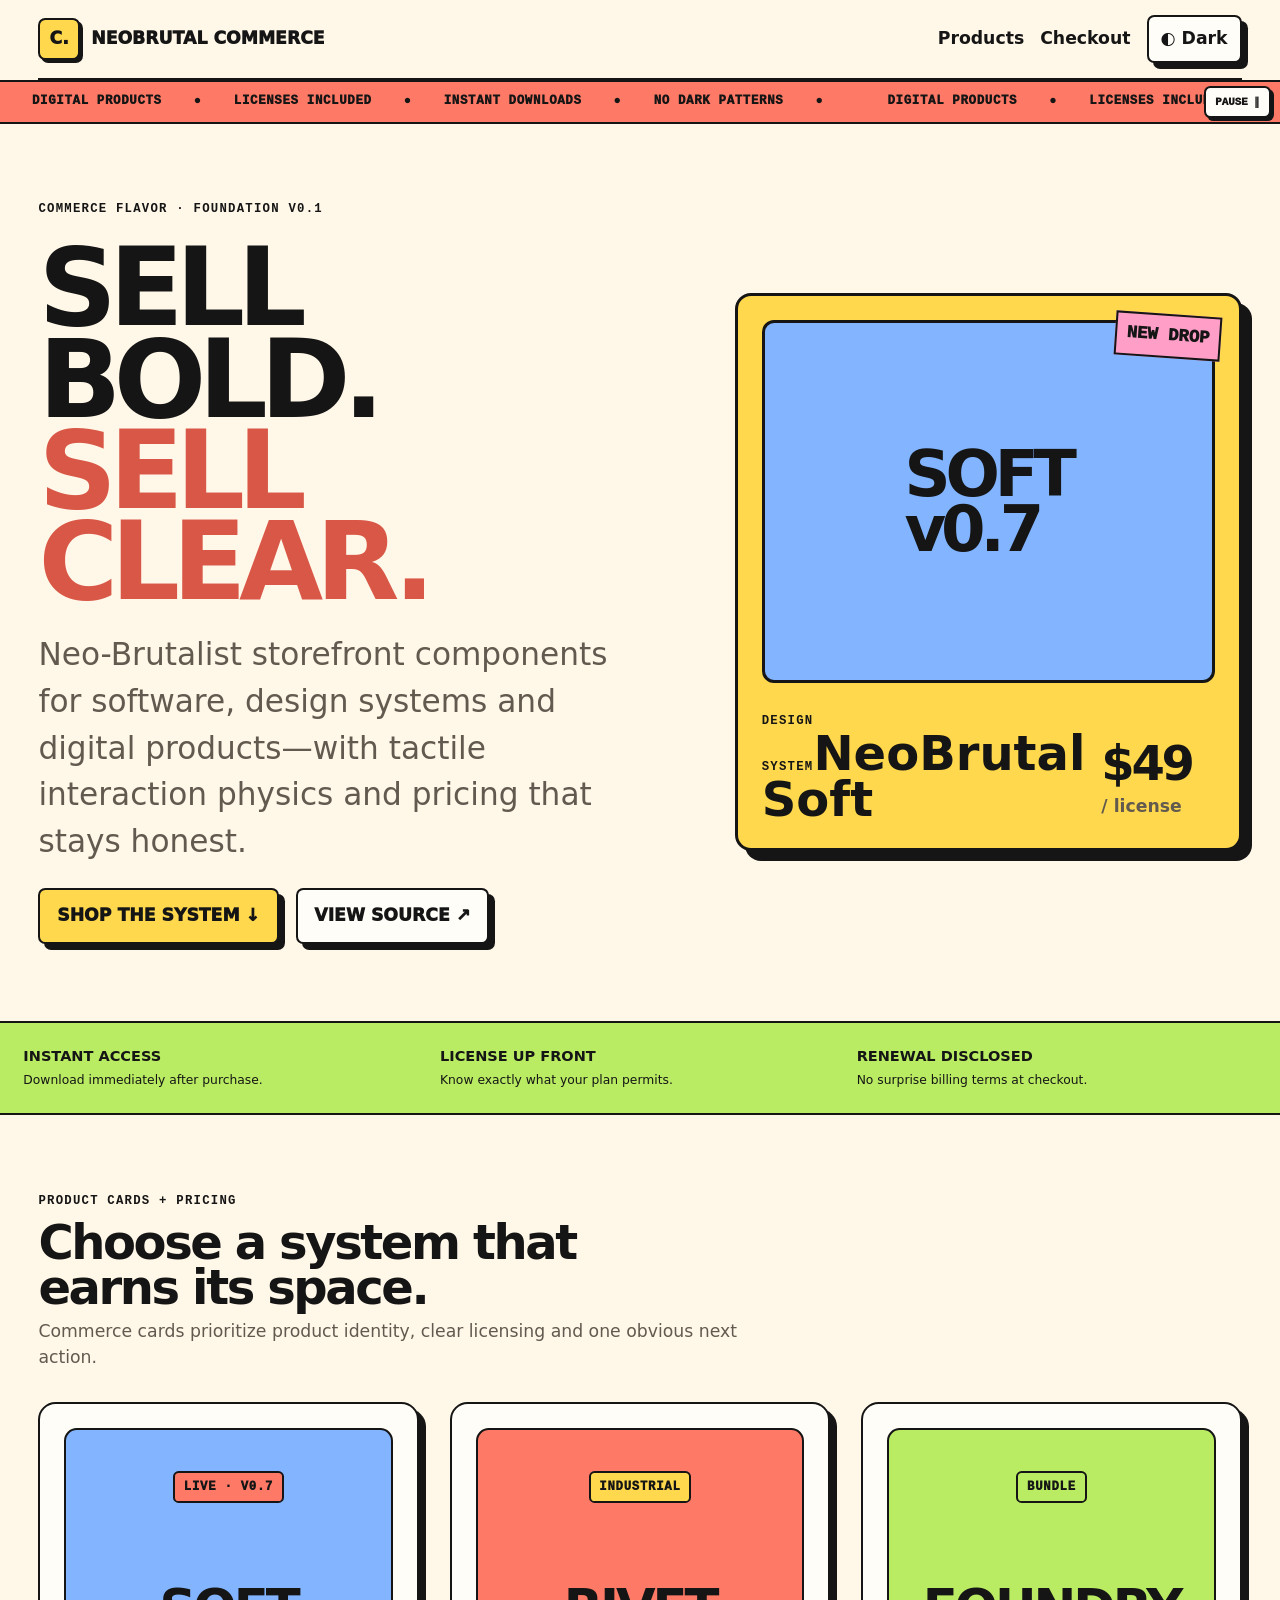
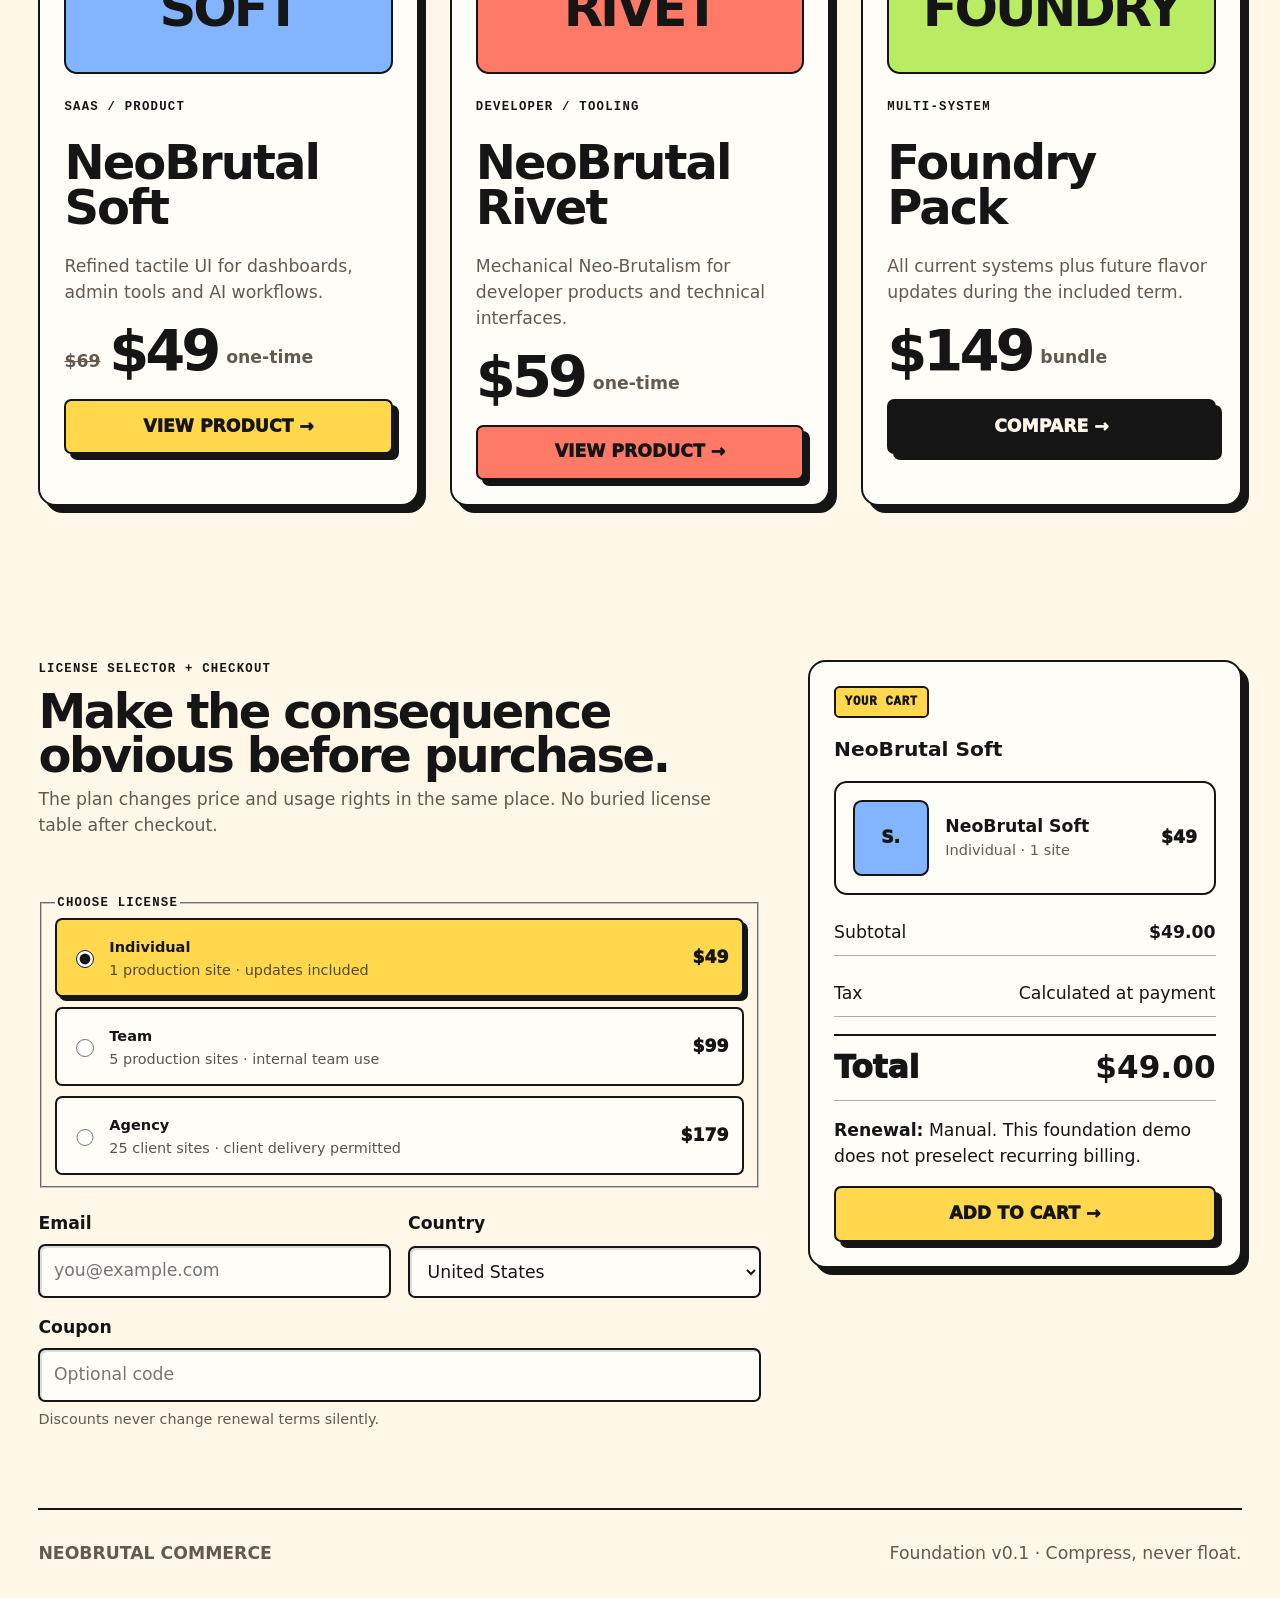
<file: commerce/demo/index.html>
<!doctype html>
<html lang="en" data-theme="light">
<head>
  <meta charset="utf-8" />
  <meta name="viewport" content="width=device-width,initial-scale=1" />
  <meta name="theme-color" content="#fff7e8" />
  <meta name="description" content="NeoBrutal Commerce — expressive Neo-Brutalism for digital product storefronts, pricing, carts and checkout." />
  <title>NeoBrutal Commerce — Foundation v0.1</title>
  <link rel="stylesheet" href="../src/index.css" />
  <link rel="stylesheet" href="./demo.css" />
  <script type="module" src="./demo.js"></script>
</head>
<body>
  <header class="demo-header">
    <a class="demo-brand" href="./">
      <span class="demo-mark" aria-hidden="true">C.</span>
      <span>NEOBRUTAL COMMERCE</span>
    </a>
    <nav class="demo-nav" aria-label="Storefront preview">
      <a href="#products">Products</a>
      <a href="#checkout">Checkout</a>
      <button class="demo-theme nbc-tactile" id="themeToggle" type="button" aria-pressed="false">◐ Dark</button>
    </nav>
  </header>

  <section class="promo-band" aria-label="Store promotion">
    <div class="promo-track" aria-hidden="true">
      <div class="promo-group"><span>DIGITAL PRODUCTS</span><b>●</b><span>LICENSES INCLUDED</span><b>●</b><span>INSTANT DOWNLOADS</span><b>●</b><span>NO DARK PATTERNS</span><b>●</b></div>
      <div class="promo-group"><span>DIGITAL PRODUCTS</span><b>●</b><span>LICENSES INCLUDED</span><b>●</b><span>INSTANT DOWNLOADS</span><b>●</b><span>NO DARK PATTERNS</span><b>●</b></div>
    </div>
    <button class="promo-toggle" id="promoToggle" type="button" aria-pressed="false">PAUSE ‖</button>
  </section>

  <main>
    <section class="demo-hero nbc-shell">
      <div class="demo-hero-copy">
        <span class="nbc-eyebrow">COMMERCE FLAVOR · FOUNDATION v0.1</span>
        <h1>SELL BOLD.<br><span>SELL CLEAR.</span></h1>
        <p>Neo-Brutalist storefront components for software, design systems and digital products—with tactile interaction physics and pricing that stays honest.</p>
        <div class="demo-hero-actions">
          <a class="nbc-button nbc-button--primary nbc-tactile" href="#products">SHOP THE SYSTEM ↓</a>
          <a class="nbc-button nbc-tactile" href="https://github.com/NeoBrutalism-shop/NeoBrutal-Commerce">VIEW SOURCE ↗</a>
        </div>
      </div>

      <div class="hero-product">
        <div class="hero-product-art">
          <span class="sticker">NEW DROP</span>
          <strong>SOFT<br>v0.7</strong>
        </div>
        <div class="hero-product-meta">
          <div><span class="nbc-eyebrow">DESIGN SYSTEM</span><strong>NeoBrutal Soft</strong></div>
          <div class="nbc-price"><strong>$49</strong><span>/ license</span></div>
        </div>
      </div>
    </section>

    <div class="nbc-trust-strip" aria-label="Purchase promises">
      <div><strong>INSTANT ACCESS</strong><span>Download immediately after purchase.</span></div>
      <div><strong>LICENSE UP FRONT</strong><span>Know exactly what your plan permits.</span></div>
      <div><strong>RENEWAL DISCLOSED</strong><span>No surprise billing terms at checkout.</span></div>
    </div>

    <section class="section nbc-shell" id="products">
      <header class="section-heading">
        <span class="nbc-eyebrow">PRODUCT CARDS + PRICING</span>
        <h2>Choose a system that<br>earns its space.</h2>
        <p>Commerce cards prioritize product identity, clear licensing and one obvious next action.</p>
      </header>

      <div class="product-grid">
        <article class="nbc-product-card">
          <div class="nbc-product-art"><span class="nbc-badge nbc-badge--coral">LIVE · v0.7</span><strong>SOFT</strong></div>
          <span class="nbc-eyebrow">SAAS / PRODUCT</span>
          <h3>NeoBrutal Soft</h3>
          <p>Refined tactile UI for dashboards, admin tools and AI workflows.</p>
          <div class="nbc-price"><del>$69</del><strong>$49</strong><span>one-time</span></div>
          <button class="nbc-button nbc-button--primary nbc-button--wide nbc-tactile" type="button">VIEW PRODUCT →</button>
        </article>

        <article class="nbc-product-card">
          <div class="nbc-product-art" style="background:var(--nbc-coral)"><span class="nbc-badge">INDUSTRIAL</span><strong>RIVET</strong></div>
          <span class="nbc-eyebrow">DEVELOPER / TOOLING</span>
          <h3>NeoBrutal Rivet</h3>
          <p>Mechanical Neo-Brutalism for developer products and technical interfaces.</p>
          <div class="nbc-price"><strong>$59</strong><span>one-time</span></div>
          <button class="nbc-button nbc-button--coral nbc-button--wide nbc-tactile" type="button">VIEW PRODUCT →</button>
        </article>

        <article class="nbc-product-card">
          <div class="nbc-product-art" style="background:var(--nbc-lime)"><span class="nbc-badge nbc-badge--lime">BUNDLE</span><strong>FOUNDRY</strong></div>
          <span class="nbc-eyebrow">MULTI-SYSTEM</span>
          <h3>Foundry Pack</h3>
          <p>All current systems plus future flavor updates during the included term.</p>
          <div class="nbc-price"><strong>$149</strong><span>bundle</span></div>
          <button class="nbc-button nbc-button--dark nbc-button--wide nbc-tactile" type="button">COMPARE →</button>
        </article>
      </div>
    </section>

    <section class="section nbc-shell commerce-layout" id="checkout">
      <div class="commerce-panel">
        <header class="section-heading">
          <span class="nbc-eyebrow">LICENSE SELECTOR + CHECKOUT</span>
          <h2>Make the consequence<br>obvious before purchase.</h2>
          <p>The plan changes price and usage rights in the same place. No buried license table after checkout.</p>
        </header>

        <fieldset class="nbc-license-selector">
          <legend class="nbc-eyebrow">Choose license</legend>
          <label class="nbc-license-option">
            <input type="radio" name="license" value="individual" checked />
            <span><strong>Individual</strong><small>1 production site · updates included</small></span>
            <span class="price">$49</span>
          </label>
          <label class="nbc-license-option">
            <input type="radio" name="license" value="team" />
            <span><strong>Team</strong><small>5 production sites · internal team use</small></span>
            <span class="price">$99</span>
          </label>
          <label class="nbc-license-option">
            <input type="radio" name="license" value="agency" />
            <span><strong>Agency</strong><small>25 client sites · client delivery permitted</small></span>
            <span class="price">$179</span>
          </label>
        </fieldset>

        <div class="checkout-grid">
          <div class="nbc-checkout-field"><label for="email">Email</label><input id="email" type="email" placeholder="you@example.com" autocomplete="email" /></div>
          <div class="nbc-checkout-field"><label for="country">Country</label><select id="country"><option>United States</option><option>Canada</option><option>United Kingdom</option></select></div>
          <div class="nbc-checkout-field full"><label for="coupon">Coupon</label><input id="coupon" type="text" placeholder="Optional code" /><small>Discounts never change renewal terms silently.</small></div>
        </div>
      </div>

      <aside class="nbc-order-summary" aria-labelledby="summaryTitle">
        <span class="nbc-badge">YOUR CART</span>
        <h3 id="summaryTitle">NeoBrutal Soft</h3>
        <div class="nbc-cart">
          <div class="nbc-cart-item">
            <div class="nbc-cart-thumb">S.</div>
            <div><h4>NeoBrutal Soft</h4><p id="cartLicense">Individual · 1 site</p></div>
            <span class="nbc-cart-price" id="productPrice">$49</span>
          </div>
        </div>
        <div class="nbc-summary-row"><span>Subtotal</span><strong id="subtotal">$49.00</strong></div>
        <div class="nbc-summary-row"><span>Tax</span><span>Calculated at payment</span></div>
        <div class="nbc-summary-row nbc-summary-row--total"><span>Total</span><strong id="total">$49.00</strong></div>
        <p><strong>Renewal:</strong> Manual. This foundation demo does not preselect recurring billing.</p>
        <button class="nbc-button nbc-button--primary nbc-button--wide nbc-tactile" id="addToCart" type="button">ADD TO CART →</button>
        <p id="cartStatus" role="status" hidden></p>
      </aside>
    </section>
  </main>

  <footer class="demo-footer nbc-shell">
    <strong>NEOBRUTAL COMMERCE</strong>
    <span>Foundation v0.1 · Compress, never float.</span>
  </footer>
</body>
</html>
</file>
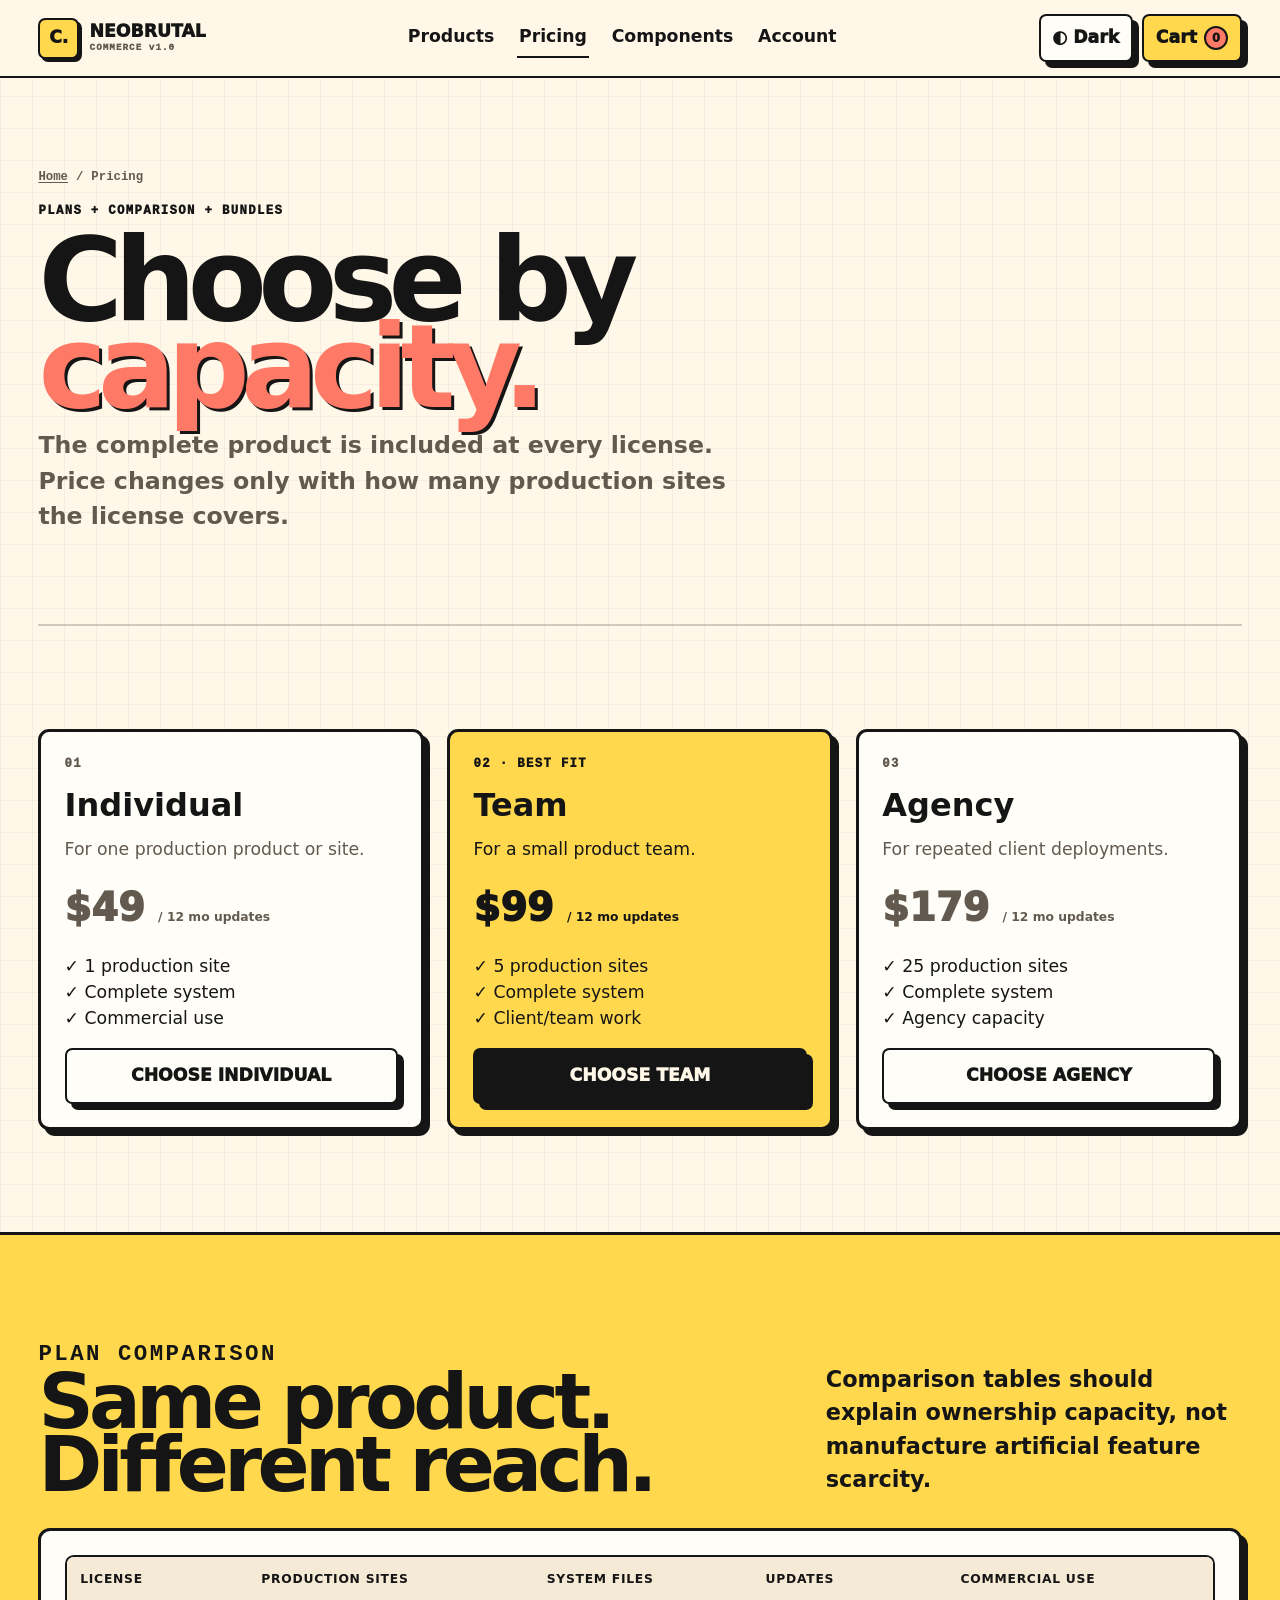
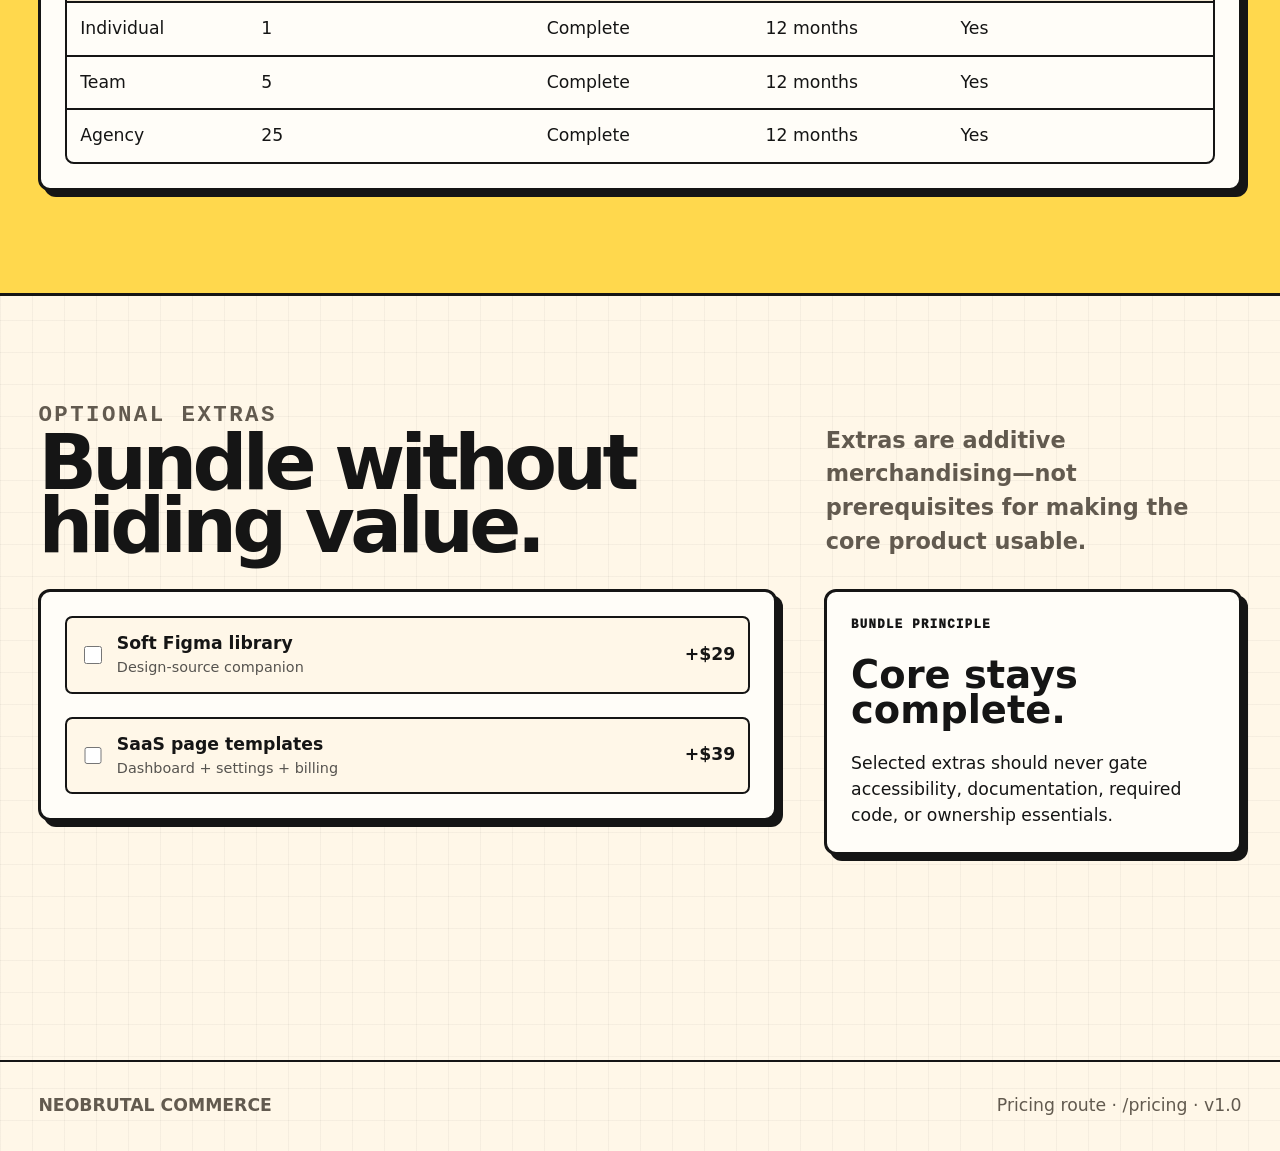
<file: commerce/pricing/index.html>
<!doctype html><html lang="en" data-theme="light"><head><meta charset="utf-8"><meta name="viewport" content="width=device-width,initial-scale=1"><base href="../"><meta name="theme-color" content="#fff7e8"><title>Pricing — NeoBrutal Commerce</title><link rel="stylesheet" href="src/index.css"><link rel="stylesheet" href="storefront/store.css"><script type="module" src="storefront/store.js"></script></head><body class="store-page" data-page="pricing" data-commerce-page="pricing"><a class="store-skip" href="#main">Skip to content</a><header class="store-header" data-commerce-component="store-shell"><a class="store-brand" href="" aria-label="NeoBrutal Commerce home"><span class="store-brand-mark" aria-hidden="true">C.</span><span>NEOBRUTAL<small>COMMERCE v1.0</small></span></a><nav class="store-nav" aria-label="Store"><a data-nav="products" href="products/">Products</a><a data-nav="pricing" href="pricing/">Pricing</a><a data-nav="components" href="components/">Components</a><a data-nav="account" href="account/">Account</a></nav><div class="store-actions"><button class="store-theme nbc-tactile" data-theme-toggle type="button">◐ Dark</button><a class="store-cart nbc-tactile" href="cart/">Cart <span class="store-cart-count" data-cart-count>0</span></a></div></header><main id="main"><header class="store-shell store-page-head"><div class="store-breadcrumbs"><a href="">Home</a><span>/</span><span>Pricing</span></div><p class="store-kicker">Plans + comparison + bundles</p><h1 class="store-page-title">Choose by <span>capacity.</span></h1><p class="store-lede">The complete product is included at every license. Price changes only with how many production sites the license covers.</p></header><section class="store-shell store-section"><div class="store-grid" data-commerce-component="pricing-tiers"><article class="store-card"><p class="store-kicker">01</p><h2>Individual</h2><p>For one production product or site.</p><p class="store-price">$49 <small>/ 12 mo updates</small></p><ul><li>✓ 1 production site</li><li>✓ Complete system</li><li>✓ Commercial use</li></ul><a class="nbc-button nbc-tactile" href="product/soft/">CHOOSE INDIVIDUAL</a></article><article class="store-card" data-tone="yellow"><p class="store-kicker">02 · Best fit</p><h2>Team</h2><p>For a small product team.</p><p class="store-price">$99 <small>/ 12 mo updates</small></p><ul><li>✓ 5 production sites</li><li>✓ Complete system</li><li>✓ Client/team work</li></ul><a class="nbc-button nbc-button--dark nbc-tactile" href="product/soft/">CHOOSE TEAM</a></article><article class="store-card"><p class="store-kicker">03</p><h2>Agency</h2><p>For repeated client deployments.</p><p class="store-price">$179 <small>/ 12 mo updates</small></p><ul><li>✓ 25 production sites</li><li>✓ Complete system</li><li>✓ Agency capacity</li></ul><a class="nbc-button nbc-tactile" href="product/soft/">CHOOSE AGENCY</a></article></div></section><section class="store-section store-section--band"><div class="store-shell"><div class="store-heading"><div><p class="store-kicker">Plan comparison</p><h2>Same product. Different reach.</h2></div><p>Comparison tables should explain ownership capacity, not manufacture artificial feature scarcity.</p></div><div class="store-panel"><table class="store-table" data-commerce-component="plan-comparison"><thead><tr><th>License</th><th>Production sites</th><th>System files</th><th>Updates</th><th>Commercial use</th></tr></thead><tbody><tr><td data-label="License">Individual</td><td data-label="Production sites">1</td><td data-label="System files">Complete</td><td data-label="Updates">12 months</td><td data-label="Commercial use">Yes</td></tr><tr><td data-label="License">Team</td><td data-label="Production sites">5</td><td data-label="System files">Complete</td><td data-label="Updates">12 months</td><td data-label="Commercial use">Yes</td></tr><tr><td data-label="License">Agency</td><td data-label="Production sites">25</td><td data-label="System files">Complete</td><td data-label="Updates">12 months</td><td data-label="Commercial use">Yes</td></tr></tbody></table></div></div></section><section class="store-shell store-section"><div class="store-heading"><div><p class="store-kicker">Optional extras</p><h2>Bundle without hiding value.</h2></div><p>Extras are additive merchandising—not prerequisites for making the core product usable.</p></div><div class="store-layout"><div class="store-panel" data-commerce-component="bundle-builder"><label class="store-plan-option"><input type="checkbox"><span><strong>Soft Figma library</strong><small>Design-source companion</small></span><strong>+$29</strong></label><label class="store-plan-option"><input type="checkbox"><span><strong>SaaS page templates</strong><small>Dashboard + settings + billing</small></span><strong>+$39</strong></label></div><aside class="store-panel"><p class="store-kicker">Bundle principle</p><h2>Core stays complete.</h2><p>Selected extras should never gate accessibility, documentation, required code, or ownership essentials.</p></aside></div></section></main><footer class="store-footer"><div class="store-footer-inner"><strong>NEOBRUTAL COMMERCE</strong><span>Pricing route · /pricing · v1.0</span></div></footer></body></html>
</file>
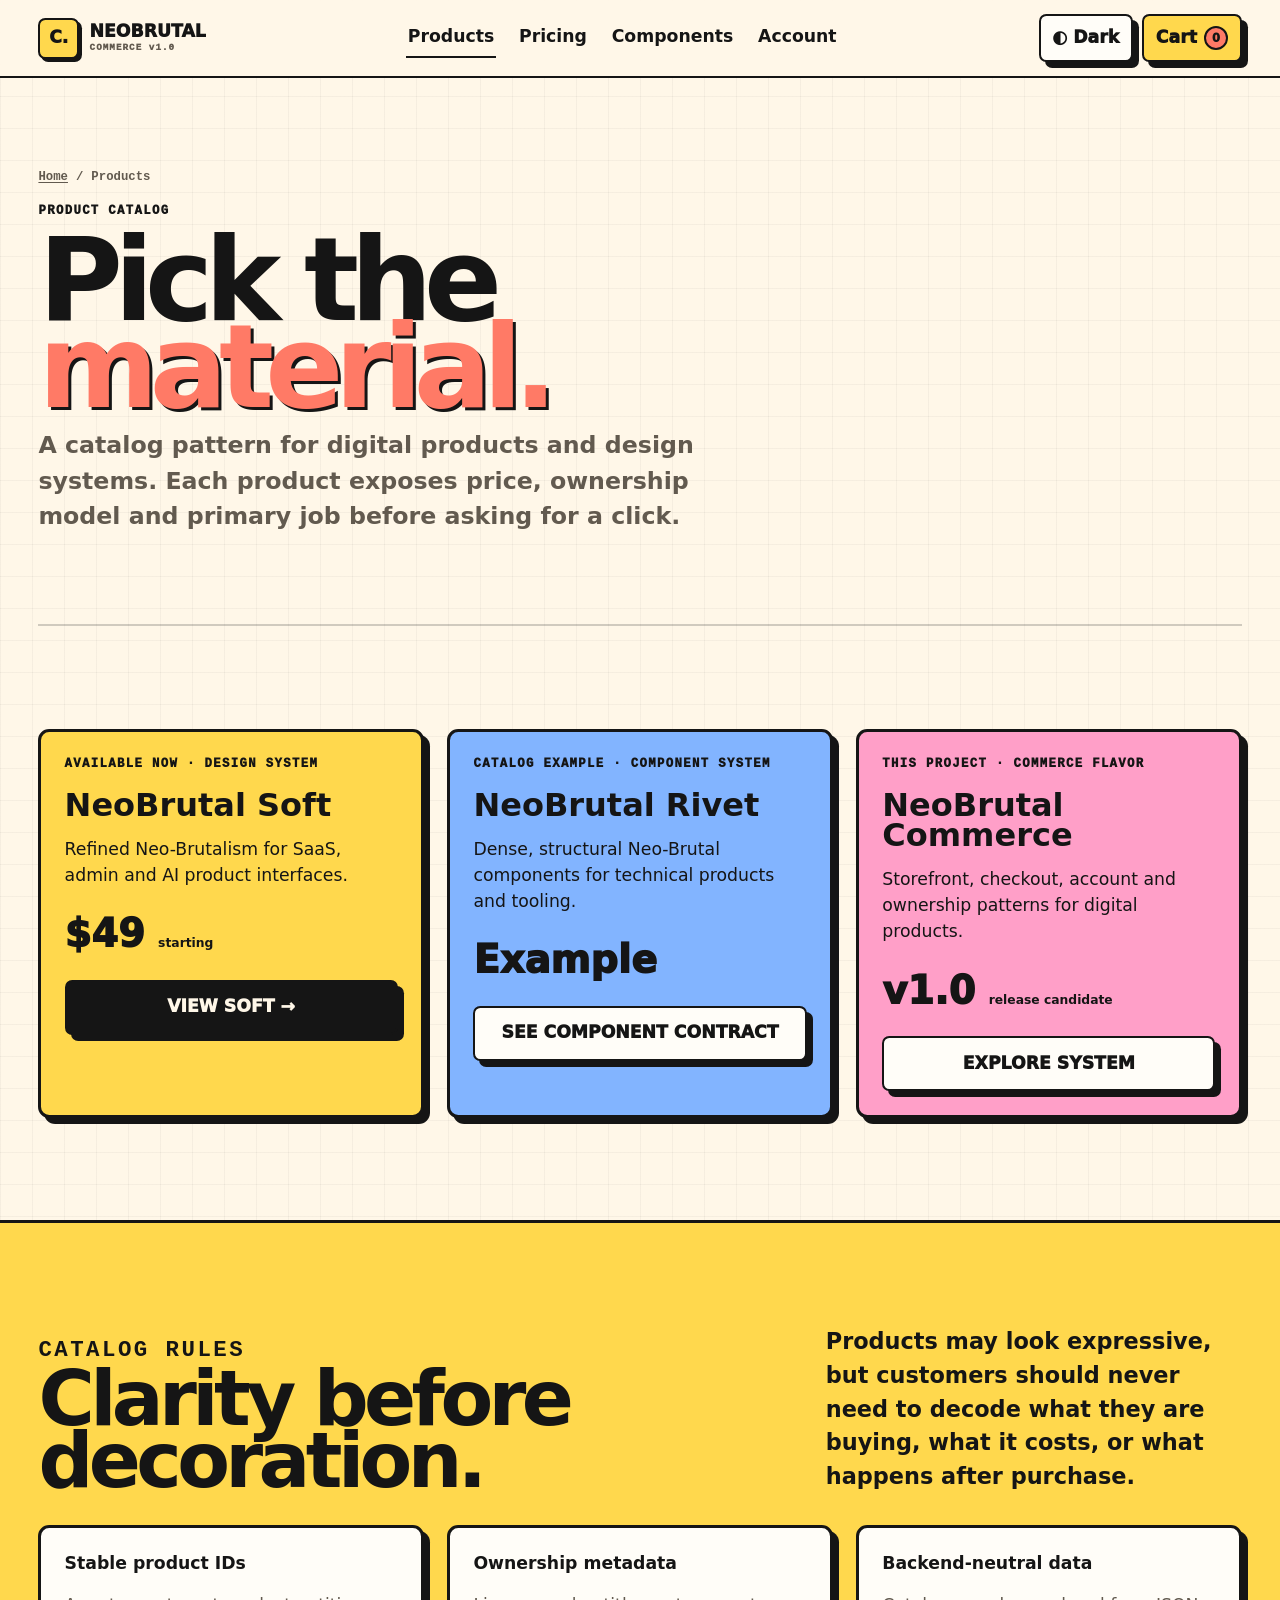
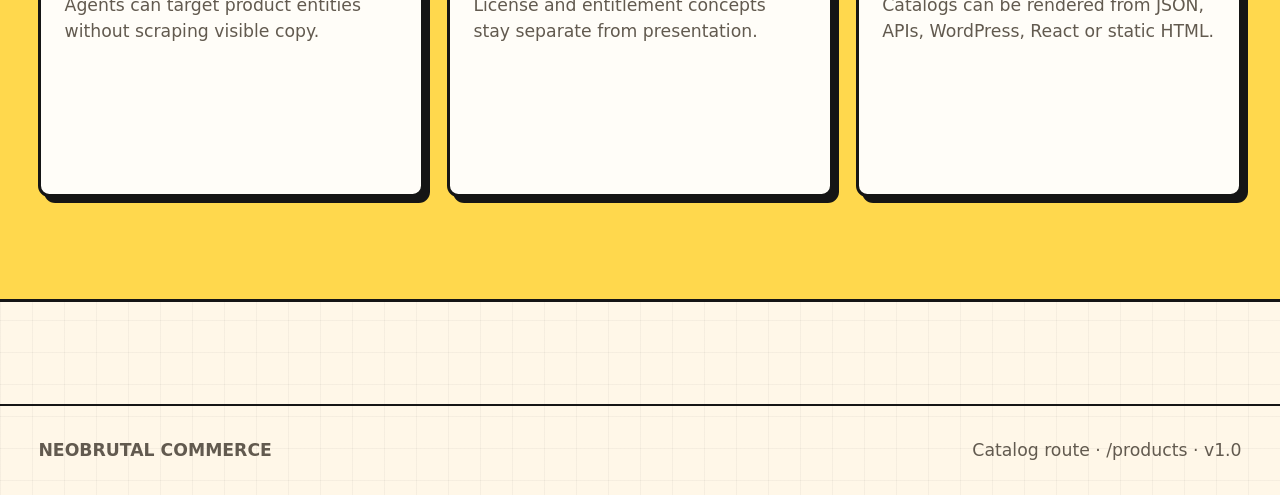
<file: commerce/products/index.html>
<!doctype html><html lang="en" data-theme="light"><head><meta charset="utf-8"><meta name="viewport" content="width=device-width,initial-scale=1"><base href="../"><meta name="theme-color" content="#fff7e8"><title>Products — NeoBrutal Commerce</title><link rel="stylesheet" href="src/index.css"><link rel="stylesheet" href="storefront/store.css"><script type="module" src="storefront/store.js"></script></head><body class="store-page" data-page="products" data-commerce-page="product-catalog"><a class="store-skip" href="#main">Skip to content</a><header class="store-header" data-commerce-component="store-shell"><a class="store-brand" href="" aria-label="NeoBrutal Commerce home"><span class="store-brand-mark" aria-hidden="true">C.</span><span>NEOBRUTAL<small>COMMERCE v1.0</small></span></a><nav class="store-nav" aria-label="Store"><a data-nav="products" href="products/">Products</a><a data-nav="pricing" href="pricing/">Pricing</a><a data-nav="components" href="components/">Components</a><a data-nav="account" href="account/">Account</a></nav><div class="store-actions"><button class="store-theme nbc-tactile" data-theme-toggle type="button">◐ Dark</button><a class="store-cart nbc-tactile" href="cart/">Cart <span class="store-cart-count" data-cart-count>0</span></a></div></header><main id="main"><header class="store-shell store-page-head"><div class="store-breadcrumbs"><a href="">Home</a><span>/</span><span>Products</span></div><p class="store-kicker">Product catalog</p><h1 class="store-page-title">Pick the <span>material.</span></h1><p class="store-lede">A catalog pattern for digital products and design systems. Each product exposes price, ownership model and primary job before asking for a click.</p></header><section class="store-shell store-section"><div class="store-grid"><article class="store-card" data-tone="yellow" data-commerce-component="product-card" data-product-id="soft"><p class="store-kicker">Available now · design system</p><h2>NeoBrutal Soft</h2><p>Refined Neo-Brutalism for SaaS, admin and AI product interfaces.</p><p class="store-price">$49 <small>starting</small></p><a class="nbc-button nbc-button--dark nbc-tactile" href="product/soft/">VIEW SOFT →</a></article><article class="store-card" data-tone="sky" data-commerce-component="product-card" data-product-id="rivet"><p class="store-kicker">Catalog example · component system</p><h2>NeoBrutal Rivet</h2><p>Dense, structural Neo-Brutal components for technical products and tooling.</p><p class="store-price">Example</p><a class="nbc-button nbc-tactile" href="components/">SEE COMPONENT CONTRACT</a></article><article class="store-card" data-tone="pink" data-commerce-component="product-card" data-product-id="commerce"><p class="store-kicker">This project · commerce flavor</p><h2>NeoBrutal Commerce</h2><p>Storefront, checkout, account and ownership patterns for digital products.</p><p class="store-price">v1.0 <small>release candidate</small></p><a class="nbc-button nbc-tactile" href="components/">EXPLORE SYSTEM</a></article></div></section><section class="store-section store-section--band"><div class="store-shell"><div class="store-heading"><div><p class="store-kicker">Catalog rules</p><h2>Clarity before decoration.</h2></div><p>Products may look expressive, but customers should never need to decode what they are buying, what it costs, or what happens after purchase.</p></div><div class="store-grid"><div class="store-card"><strong>Stable product IDs</strong><p>Agents can target product entities without scraping visible copy.</p></div><div class="store-card"><strong>Ownership metadata</strong><p>License and entitlement concepts stay separate from presentation.</p></div><div class="store-card"><strong>Backend-neutral data</strong><p>Catalogs can be rendered from JSON, APIs, WordPress, React or static HTML.</p></div></div></div></section></main><footer class="store-footer"><div class="store-footer-inner"><strong>NEOBRUTAL COMMERCE</strong><span>Catalog route · /products · v1.0</span></div></footer></body></html>
</file>
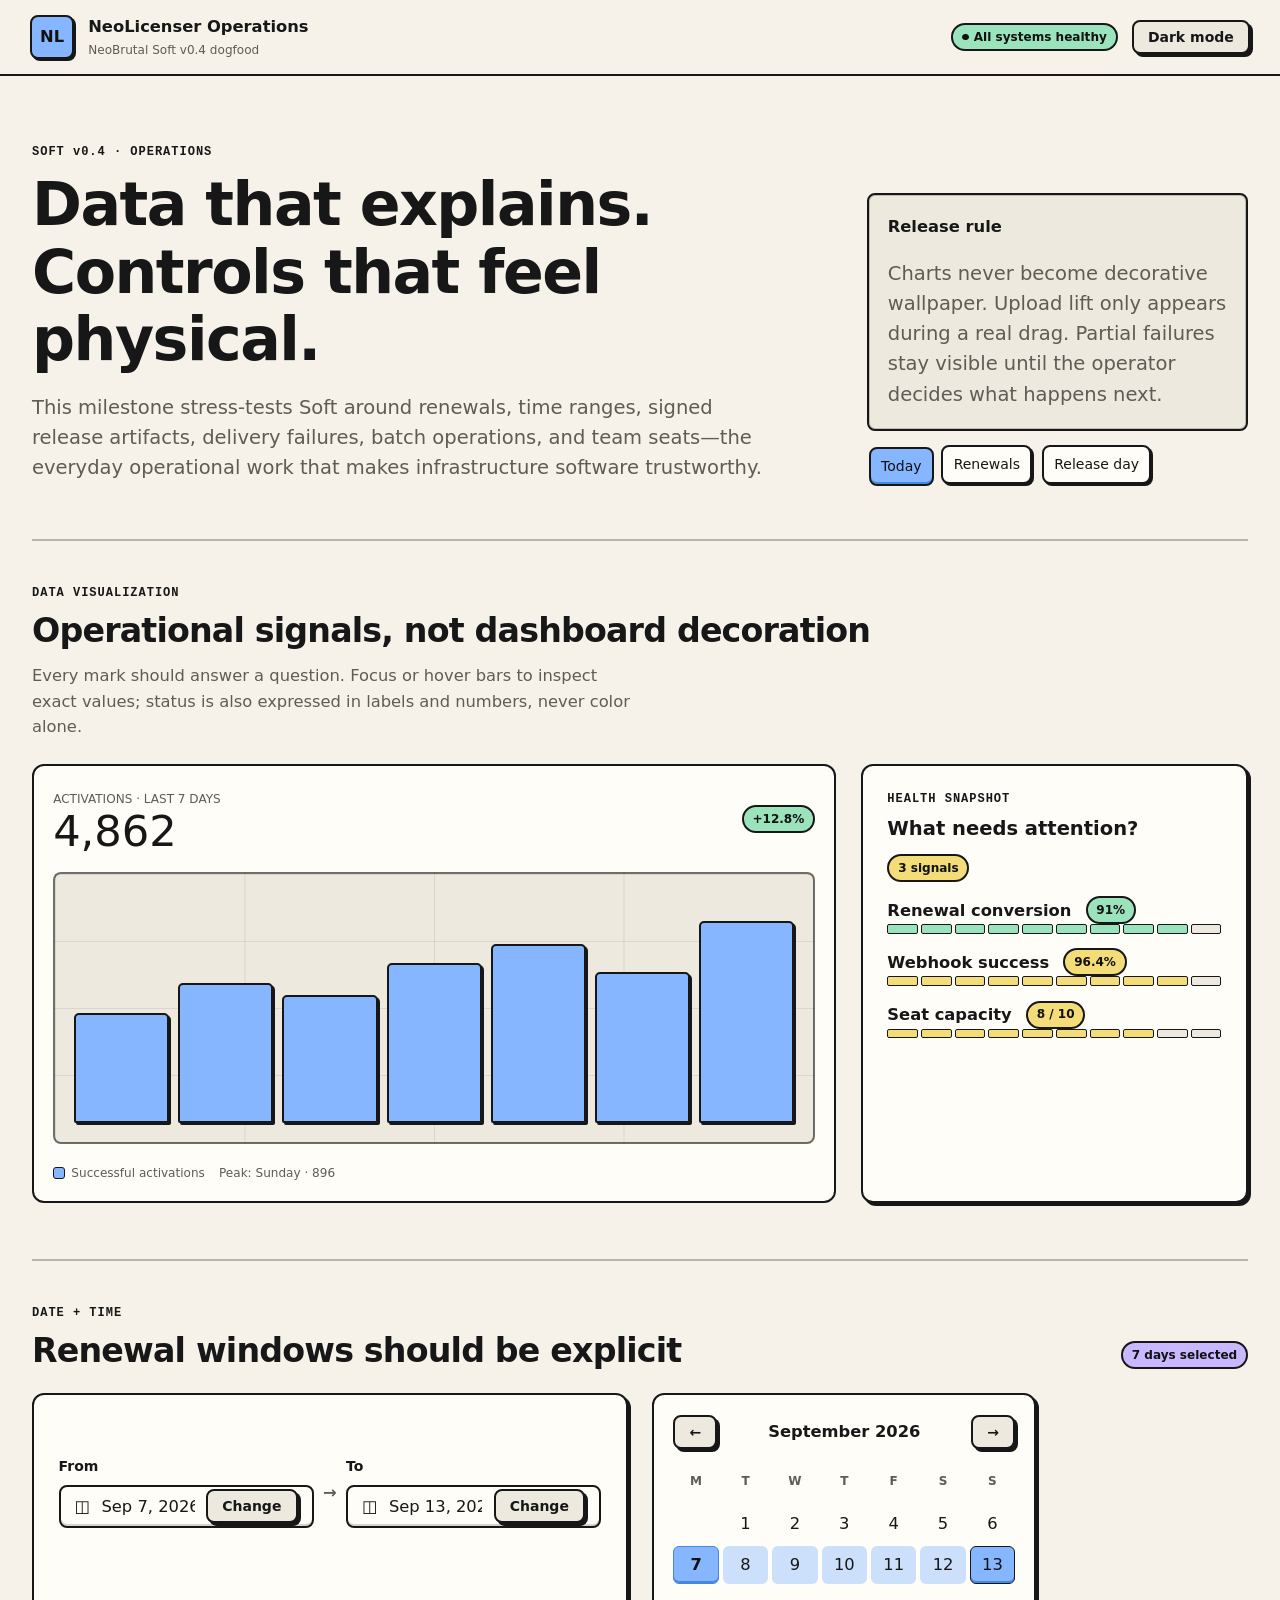
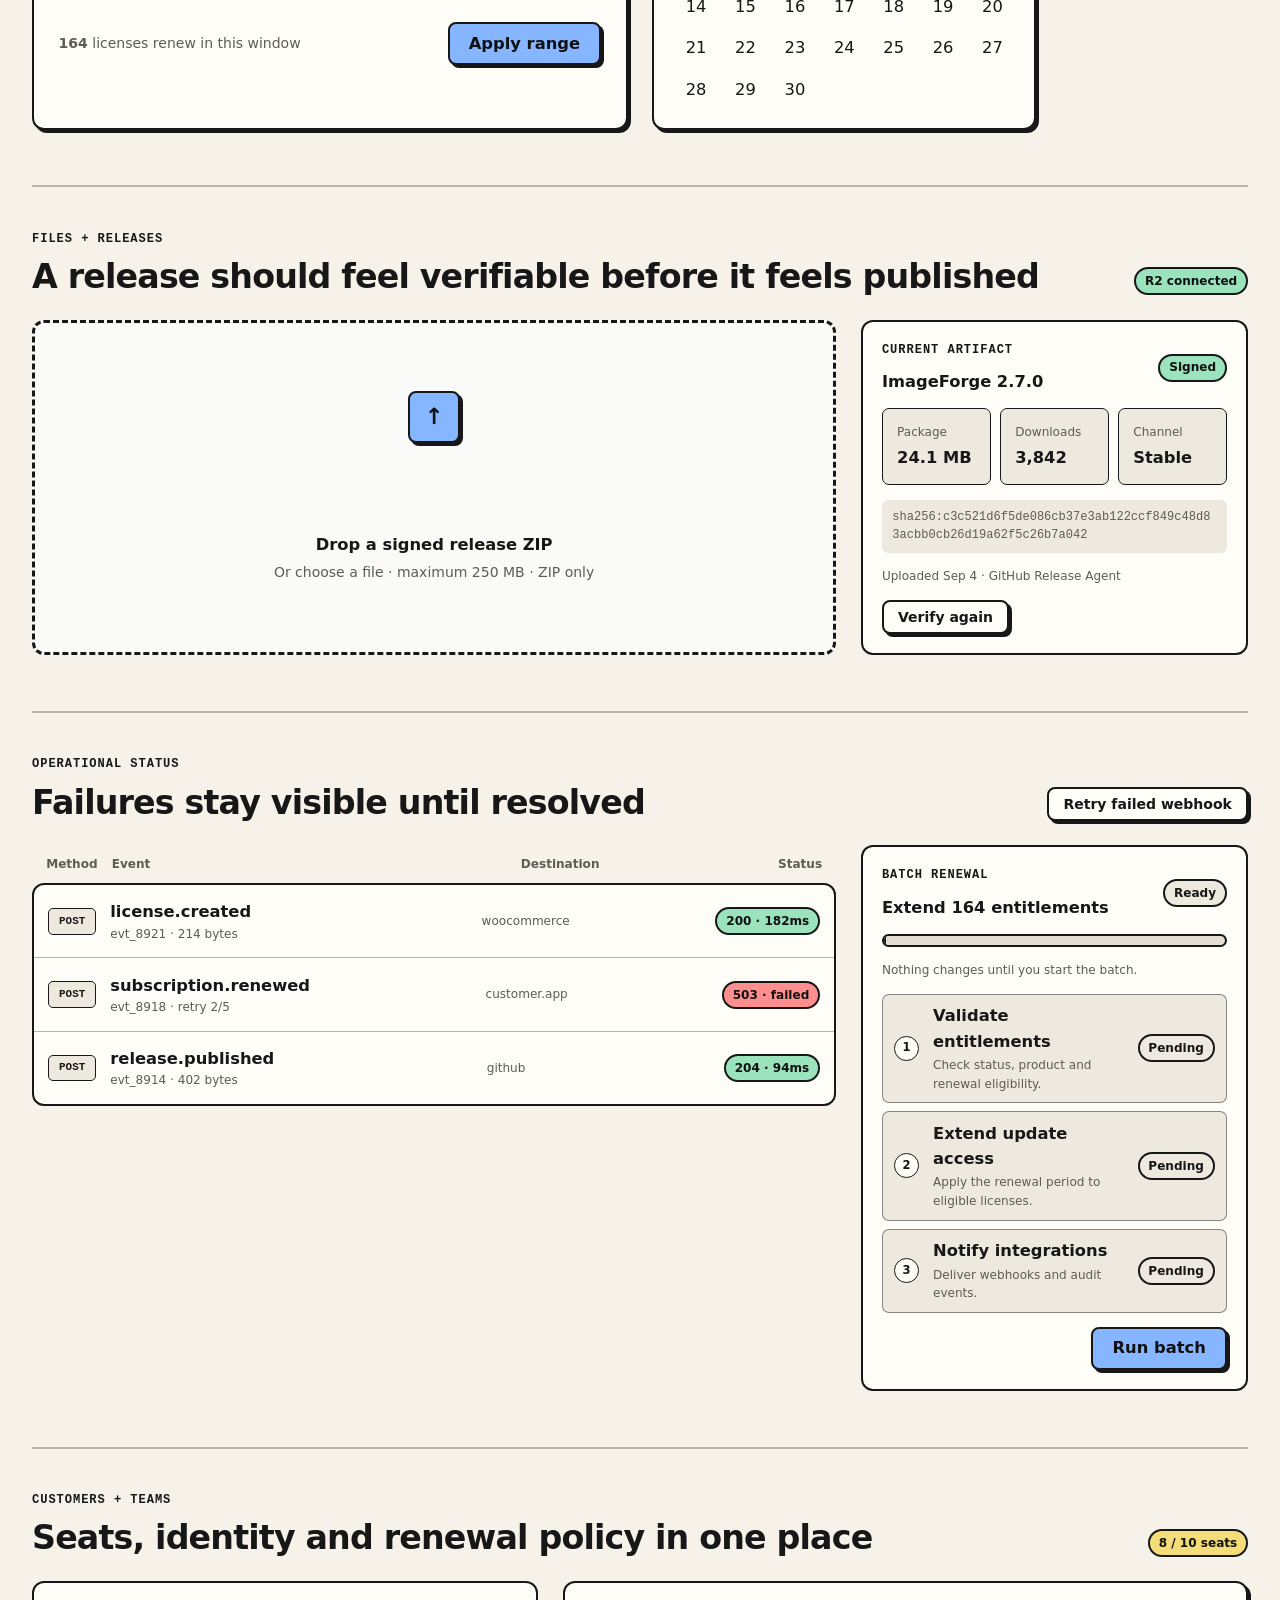
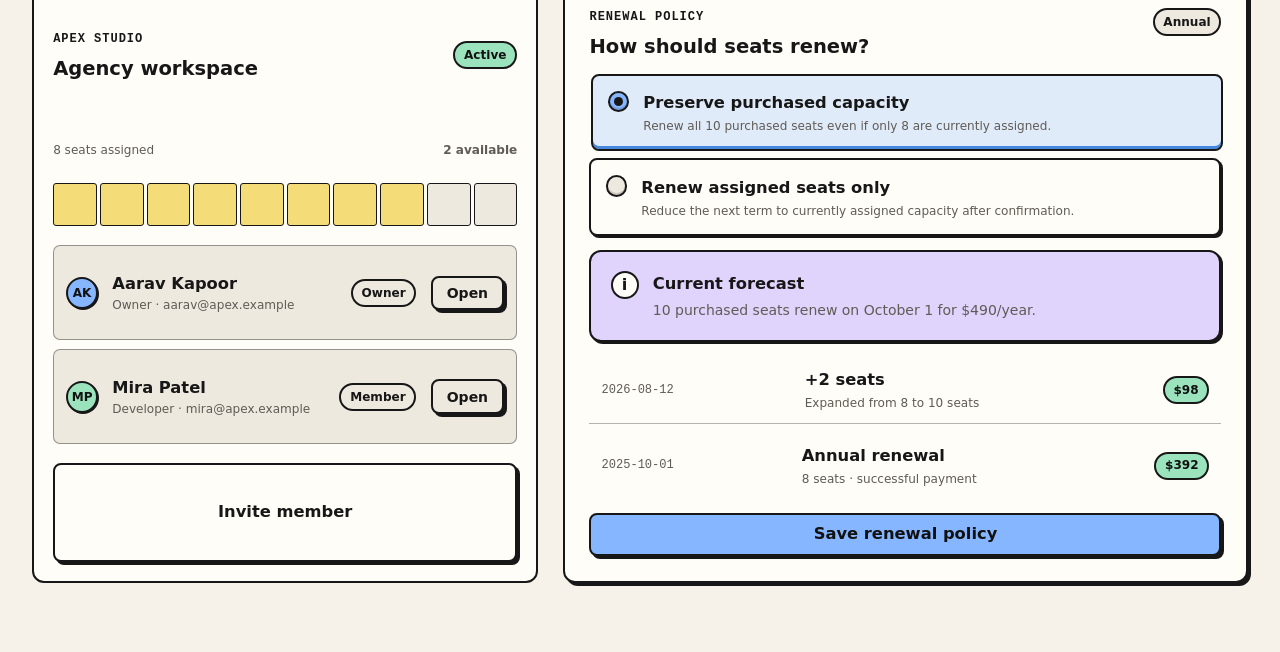
<file: soft/demo/index.html>
<!doctype html>
<html lang="en">
<head>
  <meta charset="utf-8" />
  <meta name="viewport" content="width=device-width, initial-scale=1" />
  <meta http-equiv="refresh" content="0; url=./v04.html" />
  <title>NeoBrutal Soft Demo</title>
</head>
<body>
  <p><a href="./v04.html">Open the NeoBrutal Soft v0.4 Operations Center</a></p>
</body>
</html>
</file>
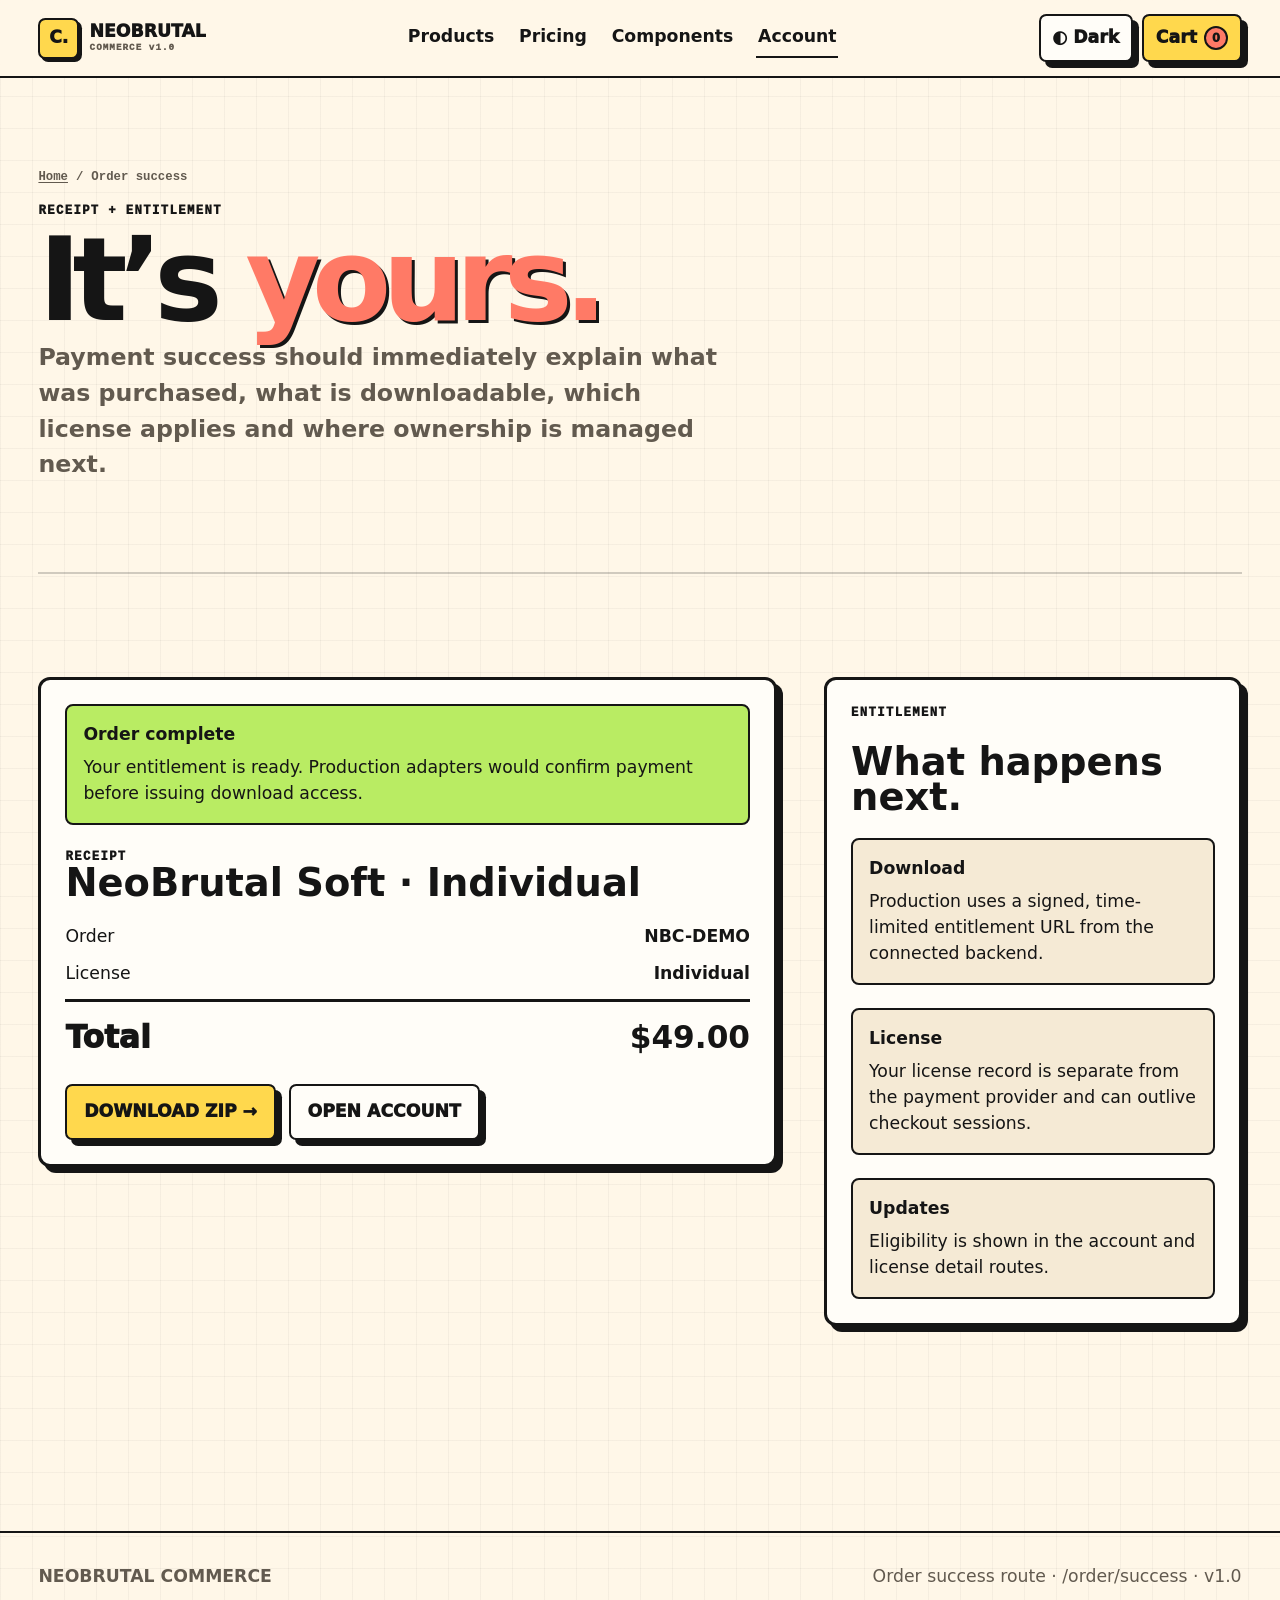
<file: commerce/order/success/index.html>
<!doctype html><html lang="en" data-theme="light"><head><meta charset="utf-8"><meta name="viewport" content="width=device-width,initial-scale=1"><base href="../../"><meta name="theme-color" content="#fff7e8"><title>Order Complete — NeoBrutal Commerce</title><link rel="stylesheet" href="src/index.css"><link rel="stylesheet" href="storefront/store.css"><script type="module" src="storefront/store.js"></script></head><body class="store-page" data-page="account" data-commerce-page="order-success"><a class="store-skip" href="#main">Skip to content</a><header class="store-header" data-commerce-component="store-shell"><a class="store-brand" href="" aria-label="NeoBrutal Commerce home"><span class="store-brand-mark" aria-hidden="true">C.</span><span>NEOBRUTAL<small>COMMERCE v1.0</small></span></a><nav class="store-nav" aria-label="Store"><a data-nav="products" href="products/">Products</a><a data-nav="pricing" href="pricing/">Pricing</a><a data-nav="components" href="components/">Components</a><a data-nav="account" href="account/">Account</a></nav><div class="store-actions"><button class="store-theme nbc-tactile" data-theme-toggle type="button">◐ Dark</button><a class="store-cart nbc-tactile" href="cart/">Cart <span class="store-cart-count" data-cart-count>0</span></a></div></header><main id="main"><header class="store-shell store-page-head"><div class="store-breadcrumbs"><a href="">Home</a><span>/</span><span>Order success</span></div><p class="store-kicker">Receipt + entitlement</p><h1 class="store-page-title">It’s <span>yours.</span></h1><p class="store-lede">Payment success should immediately explain what was purchased, what is downloadable, which license applies and where ownership is managed next.</p></header><section class="store-shell store-section"><div class="store-layout"><article class="store-panel" data-commerce-component="order-confirmation"><div class="store-status" data-state="success"><strong>Order complete</strong><span>Your entitlement is ready. Production adapters would confirm payment before issuing download access.</span></div><div><p class="store-kicker">Receipt</p><h2>NeoBrutal Soft · <span data-order-plan>Individual</span></h2></div><div class="store-summary"><div class="store-summary-row"><span>Order</span><strong data-order-id>NBC-DEMO</strong></div><div class="store-summary-row"><span>License</span><strong data-order-plan>Individual</strong></div><div class="store-summary-row" data-total><span>Total</span><strong data-order-total>$49.00</strong></div></div><div class="store-actions-row"><button class="nbc-button nbc-button--primary nbc-tactile" type="button">DOWNLOAD ZIP →</button><a class="nbc-button nbc-tactile" href="account/">OPEN ACCOUNT</a></div></article><aside class="store-panel" data-commerce-component="download-entitlement"><p class="store-kicker">Entitlement</p><h2>What happens next.</h2><div class="store-status"><strong>Download</strong><span>Production uses a signed, time-limited entitlement URL from the connected backend.</span></div><div class="store-status"><strong>License</strong><span>Your license record is separate from the payment provider and can outlive checkout sessions.</span></div><div class="store-status"><strong>Updates</strong><span>Eligibility is shown in the account and license detail routes.</span></div></aside></div></section></main><footer class="store-footer"><div class="store-footer-inner"><strong>NEOBRUTAL COMMERCE</strong><span>Order success route · /order/success · v1.0</span></div></footer></body></html>
</file>
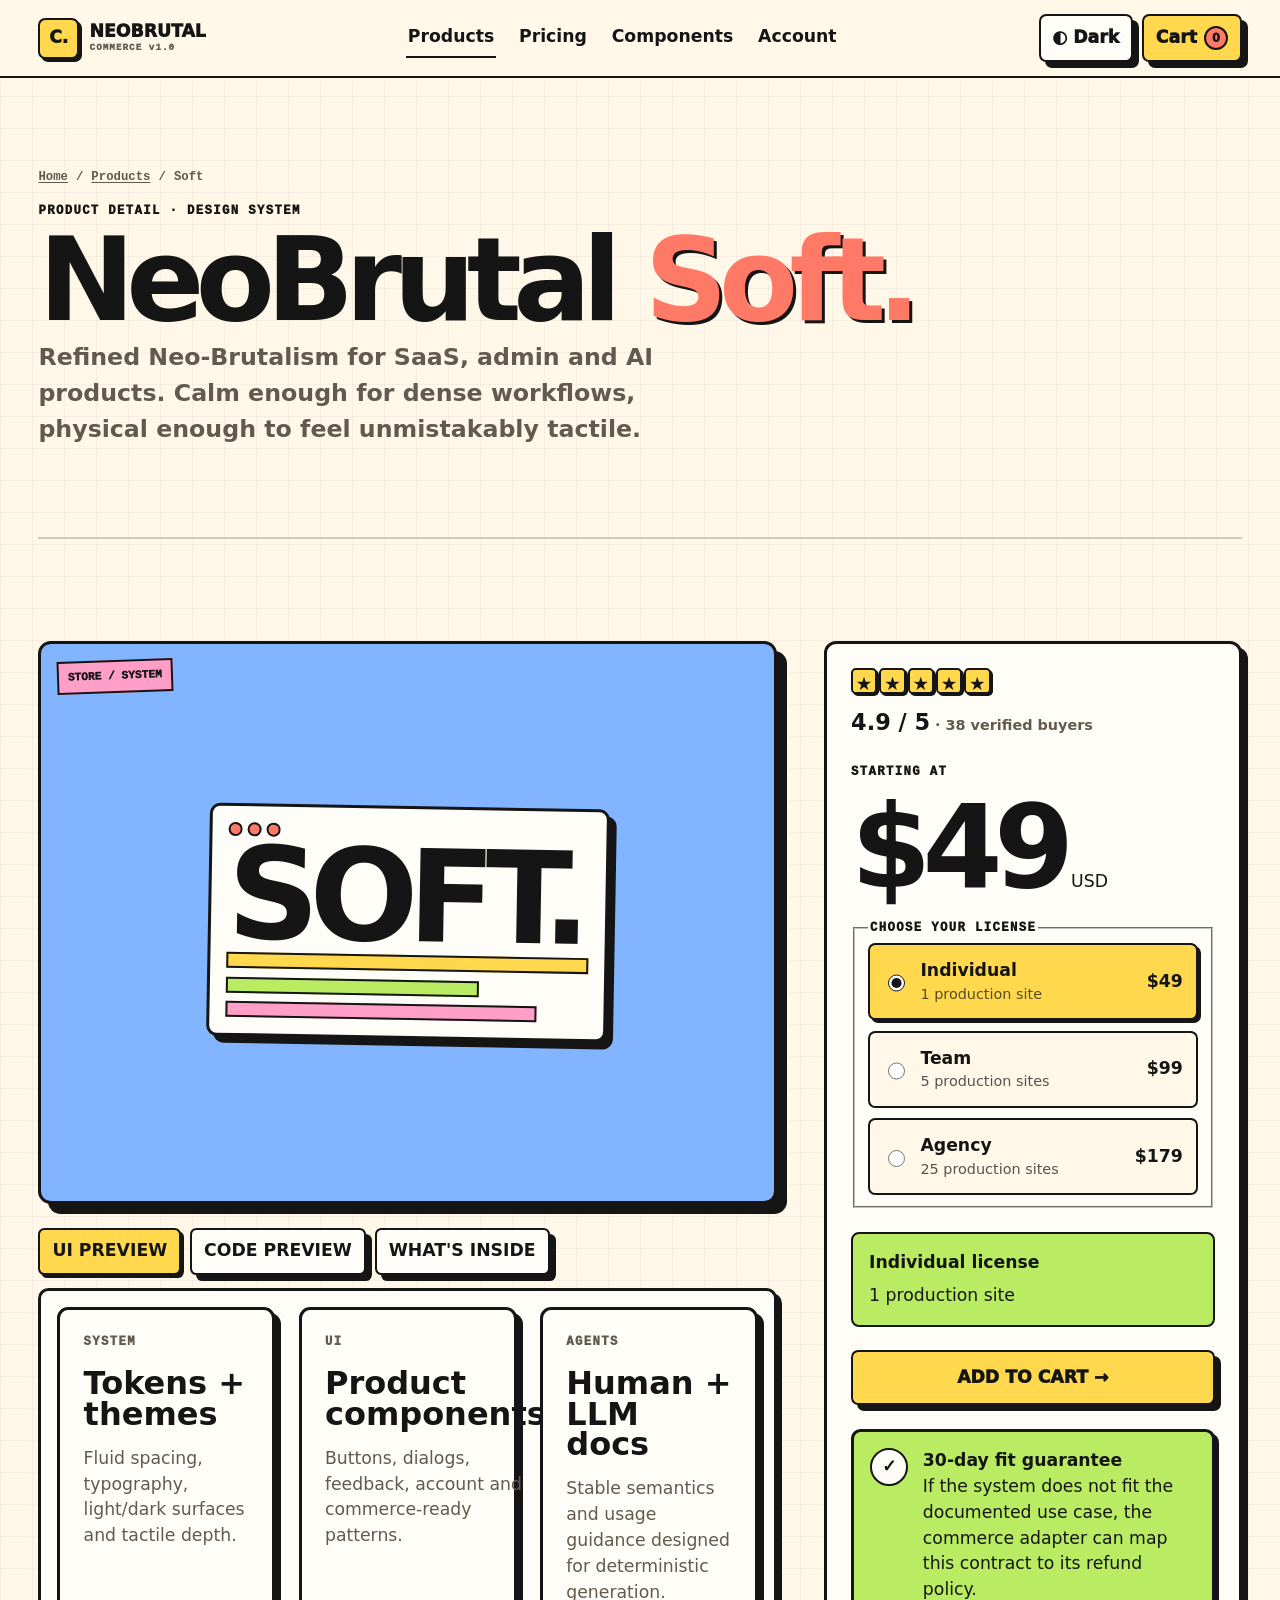
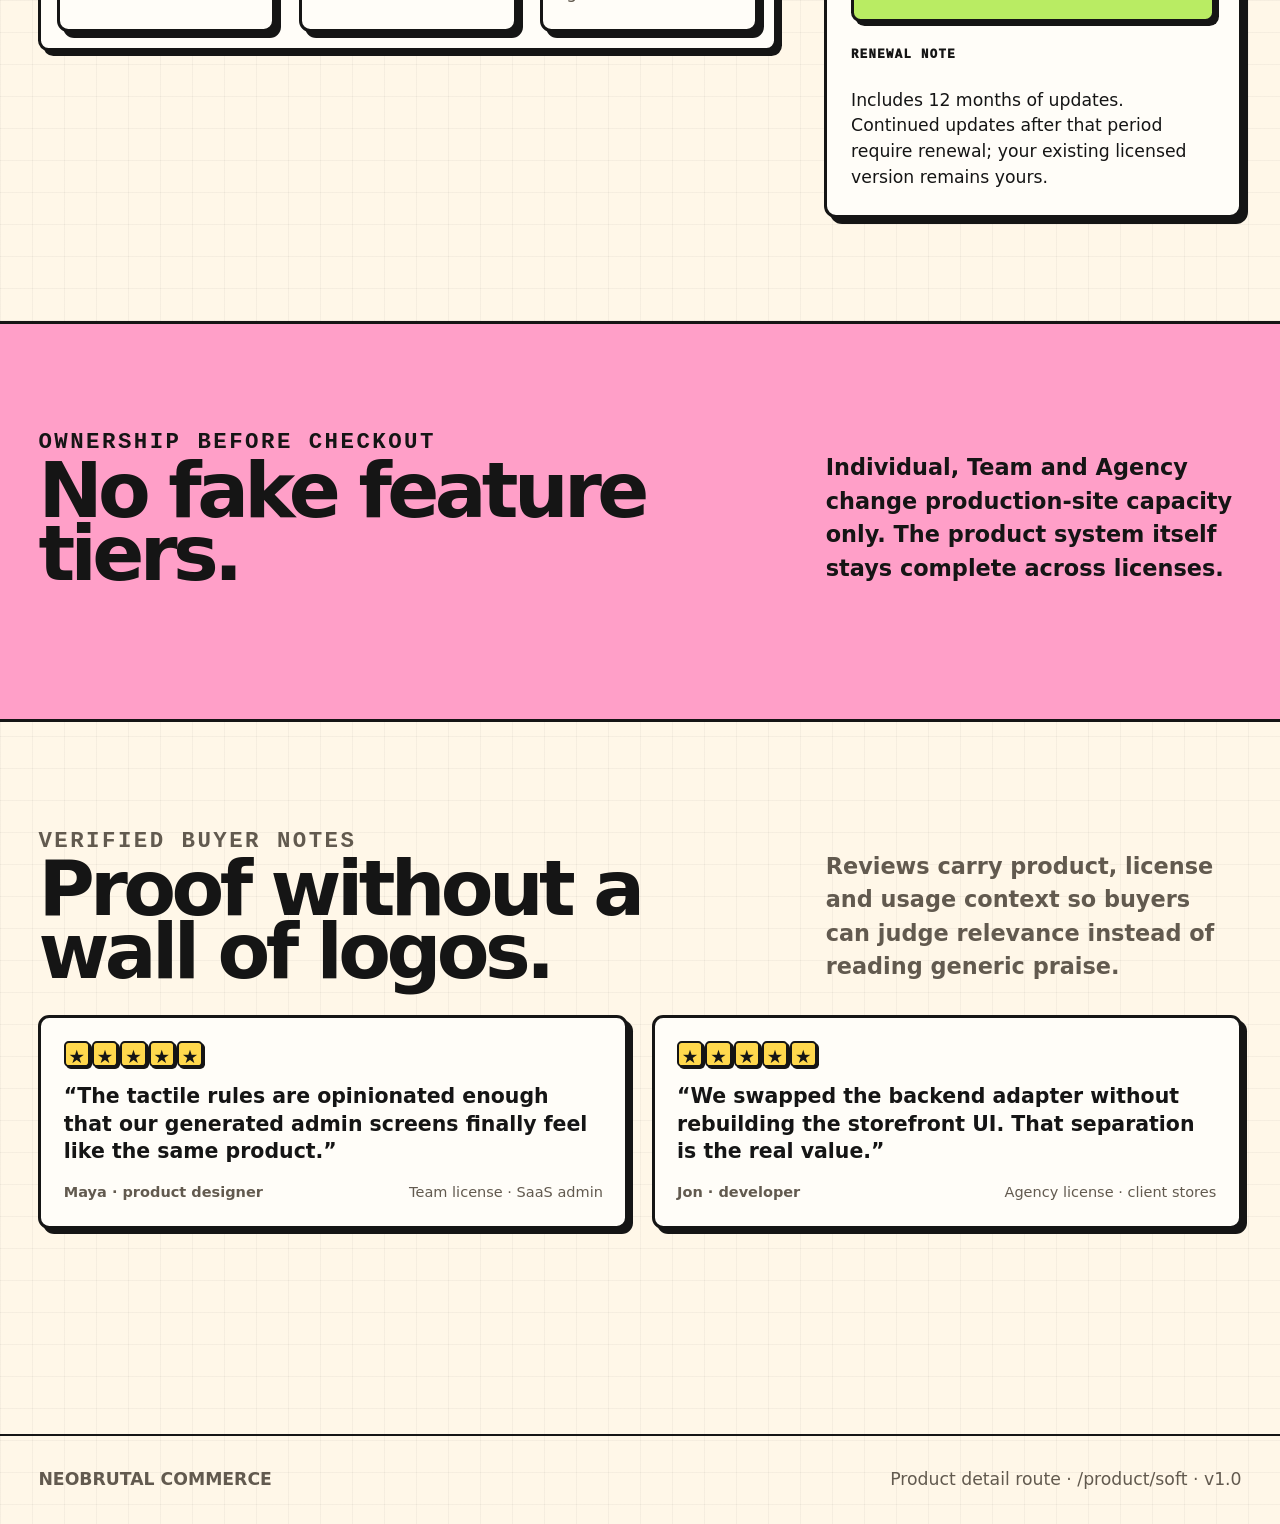
<file: commerce/product/soft/index.html>
<!doctype html><html lang="en" data-theme="light"><head><meta charset="utf-8"><meta name="viewport" content="width=device-width,initial-scale=1"><base href="../../"><meta name="theme-color" content="#fff7e8"><meta name="description" content="NeoBrutal Soft product detail with gallery and license selector."><title>NeoBrutal Soft — Product Detail</title><link rel="stylesheet" href="src/index.css"><link rel="stylesheet" href="storefront/store.css"><script type="module" src="storefront/store.js"></script><script type="application/ld+json">{"@context":"https://schema.org","@type":"Product","name":"NeoBrutal Soft","category":"Design system","aggregateRating":{"@type":"AggregateRating","ratingValue":"4.9","reviewCount":"38"},"offers":[{"@type":"Offer","name":"Individual","price":"49","priceCurrency":"USD"},{"@type":"Offer","name":"Team","price":"99","priceCurrency":"USD"},{"@type":"Offer","name":"Agency","price":"179","priceCurrency":"USD"}]}</script></head><body class="store-page" data-page="products" data-commerce-page="product-detail" data-product-id="soft"><a class="store-skip" href="#main">Skip to content</a><header class="store-header" data-commerce-component="store-shell"><a class="store-brand" href="" aria-label="NeoBrutal Commerce home"><span class="store-brand-mark" aria-hidden="true">C.</span><span>NEOBRUTAL<small>COMMERCE v1.0</small></span></a><nav class="store-nav" aria-label="Store"><a data-nav="products" href="products/">Products</a><a data-nav="pricing" href="pricing/">Pricing</a><a data-nav="components" href="components/">Components</a><a data-nav="account" href="account/">Account</a></nav><div class="store-actions"><button class="store-theme nbc-tactile" data-theme-toggle type="button">◐ Dark</button><a class="store-cart nbc-tactile" href="cart/">Cart <span class="store-cart-count" data-cart-count>0</span></a></div></header><main id="main"><header class="store-shell store-page-head"><div class="store-breadcrumbs"><a href="">Home</a><span>/</span><a href="products/">Products</a><span>/</span><span>Soft</span></div><p class="store-kicker">Product detail · design system</p><h1 class="store-page-title">NeoBrutal <span>Soft.</span></h1><p class="store-lede">Refined Neo-Brutalism for SaaS, admin and AI products. Calm enough for dense workflows, physical enough to feel unmistakably tactile.</p></header><section class="store-shell store-section"><div class="store-layout" data-commerce-component="product-detail"><div class="store-stack"><div class="store-art" data-commerce-component="product-gallery"><div class="store-window"><div class="store-window-bar"><i></i><i></i><i></i></div><strong>SOFT.</strong><div class="store-window-lines"><span></span><span></span><span></span></div></div></div><div class="nbc-media" data-media data-commerce-component="product-media"><div class="nbc-media-tabs" role="tablist" aria-label="Product media"><button class="nbc-media-tab nbc-tactile" id="tab-preview" role="tab" type="button" aria-controls="panel-preview" aria-selected="true" data-media-tab="preview">UI PREVIEW</button><button class="nbc-media-tab nbc-tactile" id="tab-code" role="tab" type="button" aria-controls="panel-code" aria-selected="false" data-media-tab="code">CODE PREVIEW</button><button class="nbc-media-tab nbc-tactile" id="tab-files" role="tab" type="button" aria-controls="panel-files" aria-selected="false" data-media-tab="files">WHAT'S INSIDE</button></div><div class="nbc-media-panel" id="panel-preview" role="tabpanel" aria-labelledby="tab-preview" data-media-panel="preview"><div class="store-grid"><div class="store-card"><p class="store-kicker">System</p><h3>Tokens + themes</h3><p>Fluid spacing, typography, light/dark surfaces and tactile depth.</p></div><div class="store-card"><p class="store-kicker">UI</p><h3>Product components</h3><p>Buttons, dialogs, feedback, account and commerce-ready patterns.</p></div><div class="store-card"><p class="store-kicker">Agents</p><h3>Human + LLM docs</h3><p>Stable semantics and usage guidance designed for deterministic generation.</p></div></div></div><div class="nbc-media-panel" id="panel-code" role="tabpanel" aria-labelledby="tab-code" data-media-panel="code" hidden><pre class="nbc-code-preview"><code>&lt;button class="nbc-button nbc-tactile"&gt;BUY NOW&lt;/button&gt;</code><code>--nbc-space-4: clamp(1rem, 2vw, 1.5rem);</code><code>data-commerce-component="license-selector"</code></pre></div><div class="nbc-media-panel" id="panel-files" role="tabpanel" aria-labelledby="tab-files" data-media-panel="files" hidden><ul class="nbc-media-list"><li><strong>01</strong><span><b>Production CSS</b><br>Tokens, components, themes and states.</span></li><li><strong>02</strong><span><b>Human docs</b><br>Component anatomy, patterns and migration notes.</span></li><li><strong>03</strong><span><b>Agent contracts</b><br>Stable identifiers, intent metadata and deterministic examples.</span></li></ul></div></div></div><aside class="store-panel"><div class="nbc-rating" data-commerce-component="review-summary"><div class="nbc-stars" aria-label="4.9 out of 5 stars"><span>★</span><span>★</span><span>★</span><span>★</span><span>★</span></div><div><strong>4.9 / 5</strong><small> · 38 verified buyers</small></div></div><p class="store-kicker">Starting at</p><div><strong class="store-page-title" data-live-price>$49</strong><span> USD</span></div><form class="store-stack" data-product-config data-commerce-component="license-selector"><fieldset class="store-stack"><legend class="store-kicker">Choose your license</legend><div class="store-plan-list"><label class="store-plan-option"><input type="radio" name="license" value="individual" checked><span><strong>Individual</strong><small>1 production site</small></span><strong>$49</strong></label><label class="store-plan-option"><input type="radio" name="license" value="team"><span><strong>Team</strong><small>5 production sites</small></span><strong>$99</strong></label><label class="store-plan-option"><input type="radio" name="license" value="agency"><span><strong>Agency</strong><small>25 production sites</small></span><strong>$179</strong></label></div></fieldset><div class="store-status" data-state="success"><strong><span data-live-plan>Individual</span> license</strong><span data-live-sites>1 production site</span></div><a class="nbc-button nbc-button--primary nbc-tactile" data-add-cart href="cart/">ADD TO CART →</a></form><div class="nbc-trust" data-commerce-component="guarantee"><span class="nbc-trust-mark" aria-hidden="true">✓</span><div><strong>30-day fit guarantee</strong><p>If the system does not fit the documented use case, the commerce adapter can map this contract to its refund policy.</p></div></div><p class="store-kicker">Renewal note</p><p>Includes 12 months of updates. Continued updates after that period require renewal; your existing licensed version remains yours.</p></aside></div></section><section class="store-section store-section--pink"><div class="store-shell"><div class="store-heading"><div><p class="store-kicker">Ownership before checkout</p><h2>No fake feature tiers.</h2></div><p>Individual, Team and Agency change production-site capacity only. The product system itself stays complete across licenses.</p></div></div></section><section class="store-shell store-section" data-commerce-component="testimonials"><div class="store-heading"><div><p class="store-kicker">Verified buyer notes</p><h2>Proof without a wall of logos.</h2></div><p>Reviews carry product, license and usage context so buyers can judge relevance instead of reading generic praise.</p></div><div class="nbc-review-grid"><article class="nbc-review"><div class="nbc-stars" aria-label="5 out of 5 stars"><span>★</span><span>★</span><span>★</span><span>★</span><span>★</span></div><blockquote>“The tactile rules are opinionated enough that our generated admin screens finally feel like the same product.”</blockquote><footer><strong>Maya · product designer</strong><span>Team license · SaaS admin</span></footer></article><article class="nbc-review"><div class="nbc-stars" aria-label="5 out of 5 stars"><span>★</span><span>★</span><span>★</span><span>★</span><span>★</span></div><blockquote>“We swapped the backend adapter without rebuilding the storefront UI. That separation is the real value.”</blockquote><footer><strong>Jon · developer</strong><span>Agency license · client stores</span></footer></article></div></section></main><footer class="store-footer"><div class="store-footer-inner"><strong>NEOBRUTAL COMMERCE</strong><span>Product detail route · /product/soft · v1.0</span></div></footer></body></html>
</file>
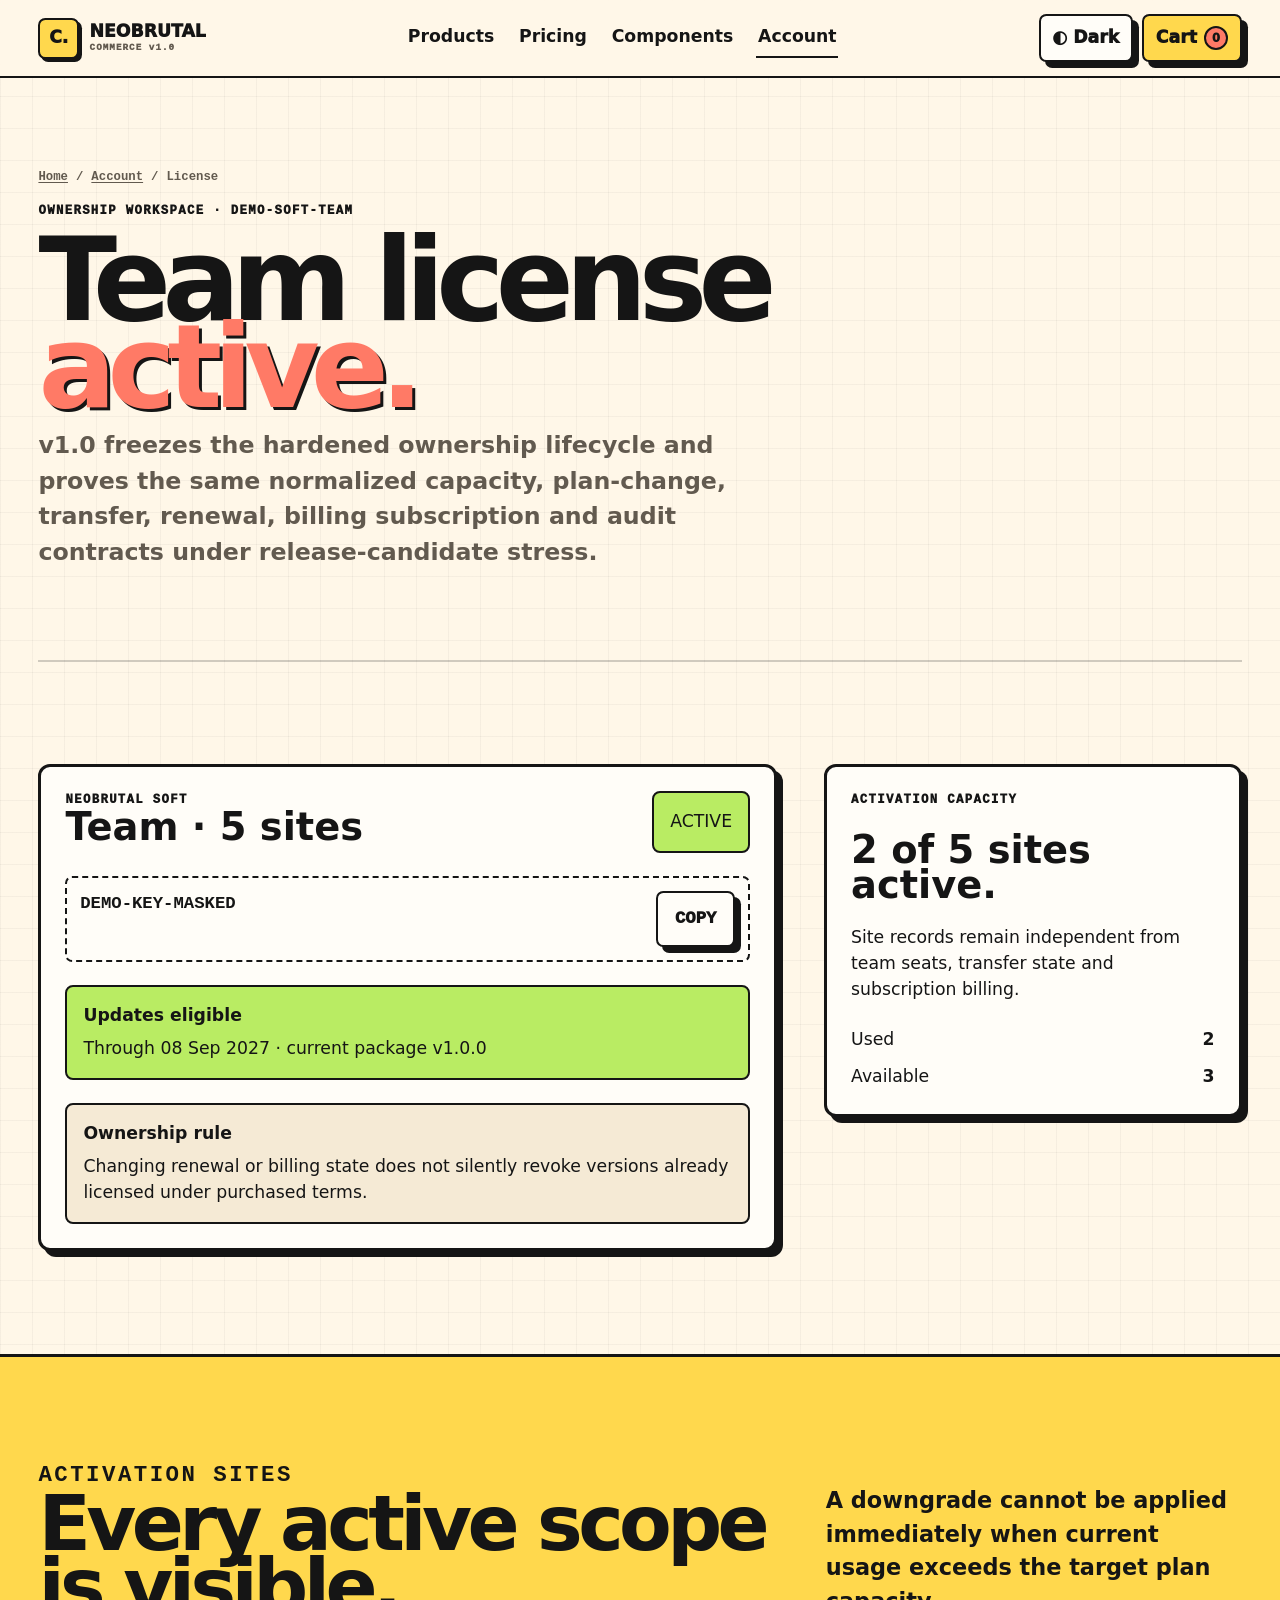
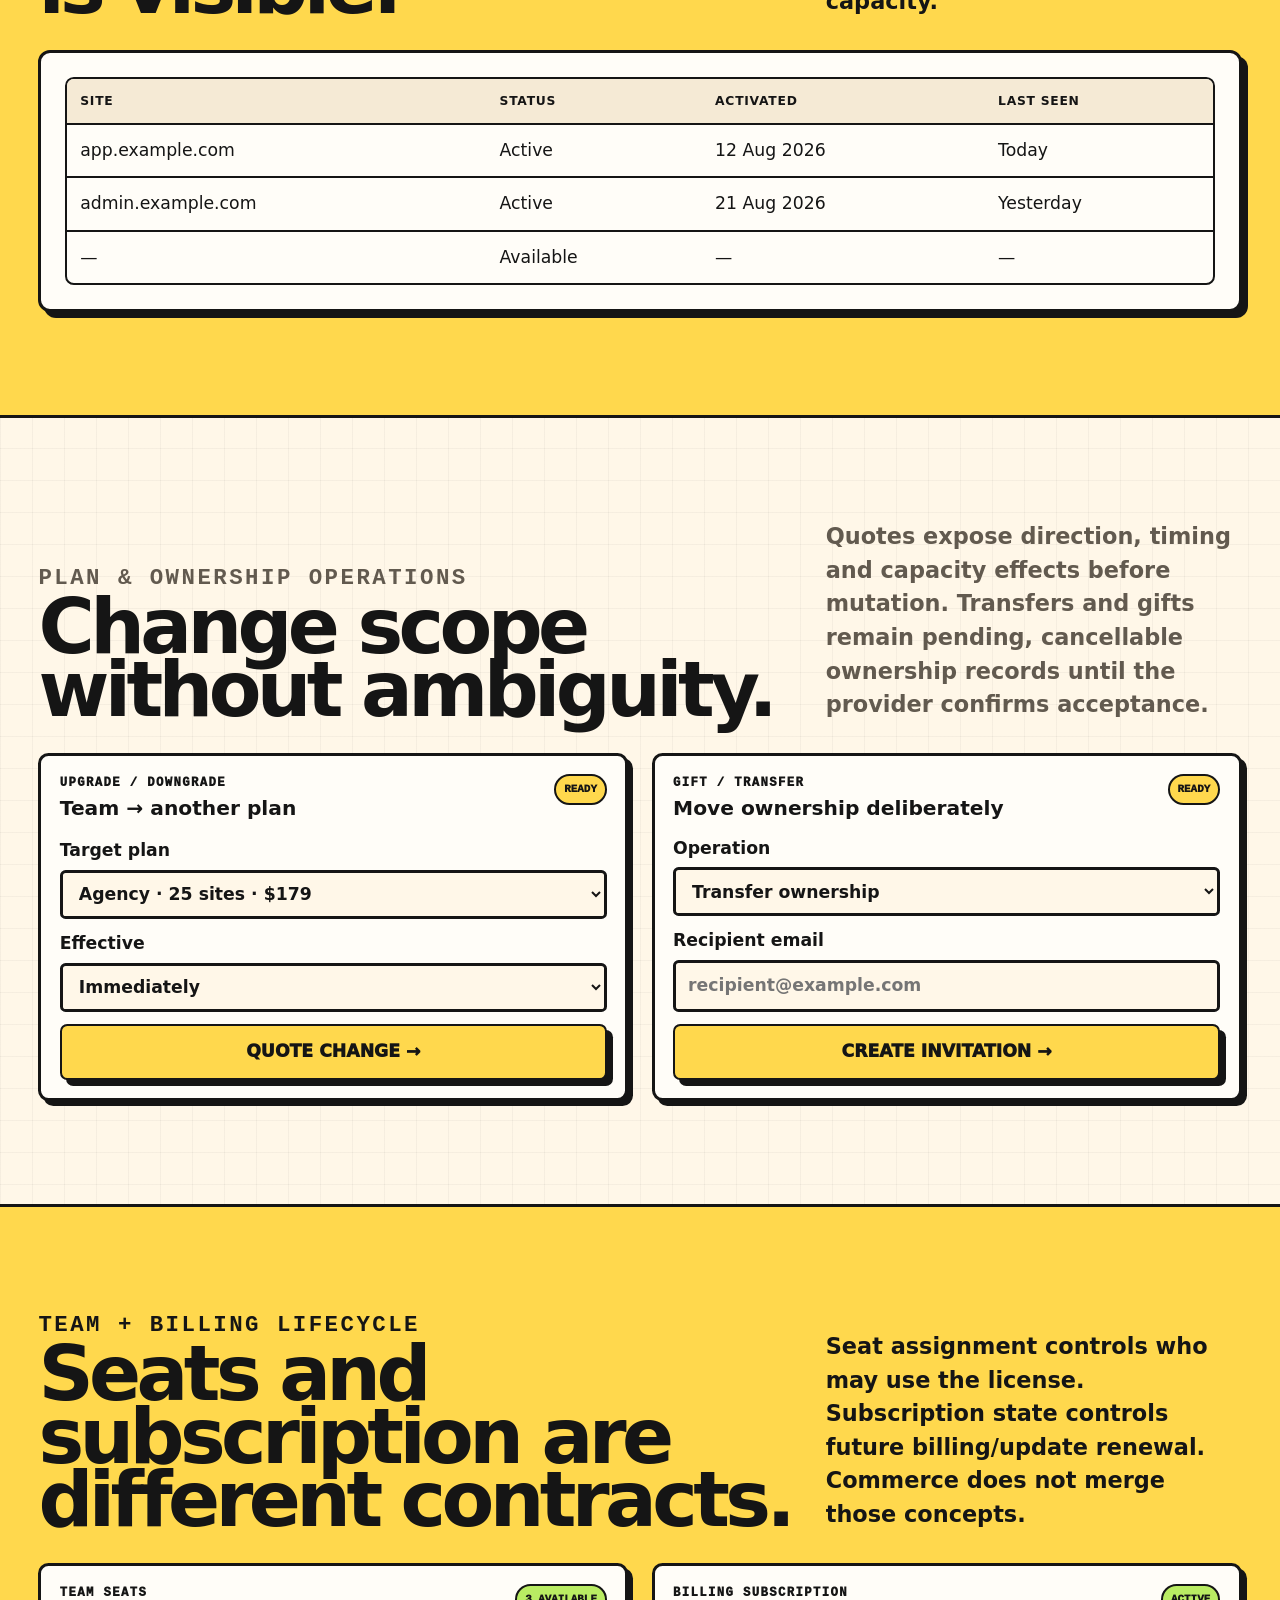
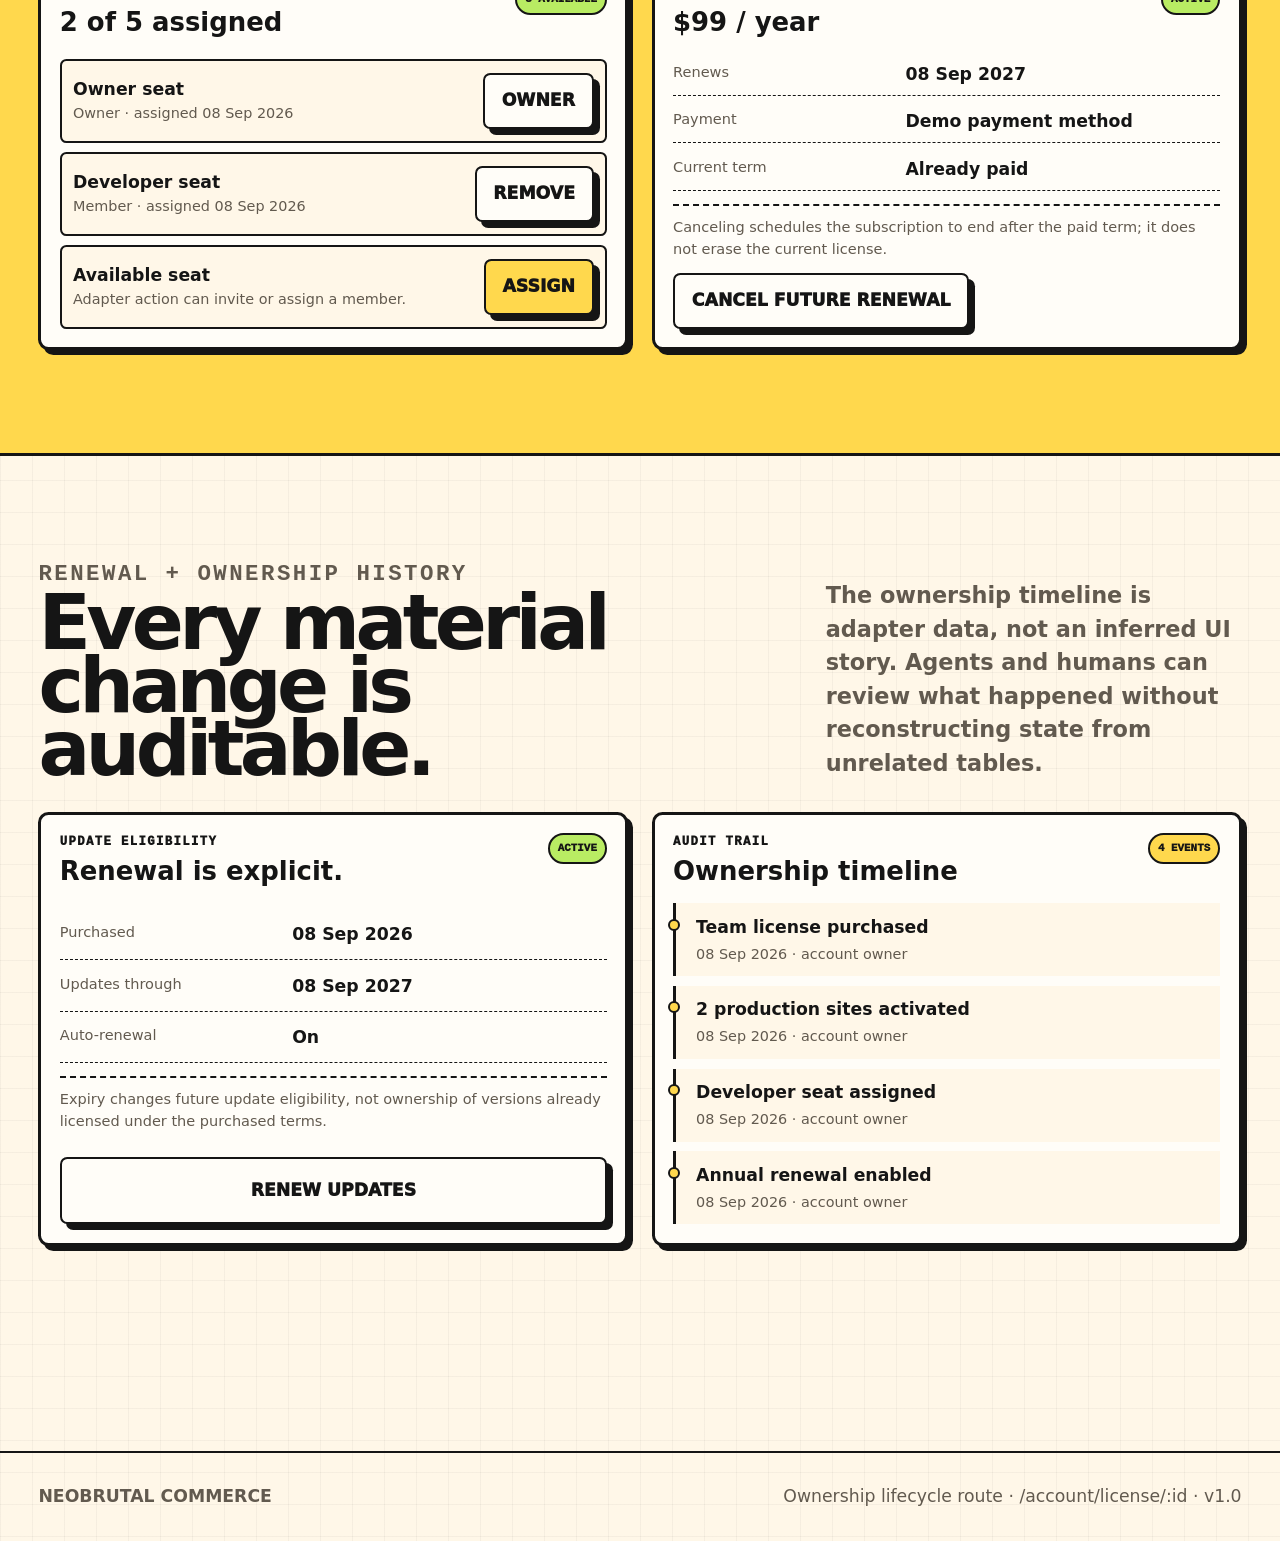
<file: commerce/account/license/demo-soft-team/index.html>
<!doctype html><html lang="en" data-theme="light"><head><meta charset="utf-8"><meta name="viewport" content="width=device-width,initial-scale=1"><base href="../../../"><meta name="theme-color" content="#fff7e8"><title>License Detail — NeoBrutal Commerce</title><link rel="stylesheet" href="src/index.css"><link rel="stylesheet" href="storefront/store.css"><script type="module" src="storefront/store.js"></script></head><body class="store-page" data-page="account" data-commerce-page="license-detail" data-license-id="demo-soft-team"><a class="store-skip" href="#main">Skip to content</a><header class="store-header" data-commerce-component="store-shell"><a class="store-brand" href="" aria-label="NeoBrutal Commerce home"><span class="store-brand-mark" aria-hidden="true">C.</span><span>NEOBRUTAL<small>COMMERCE v1.0</small></span></a><nav class="store-nav" aria-label="Store"><a data-nav="products" href="products/">Products</a><a data-nav="pricing" href="pricing/">Pricing</a><a data-nav="components" href="components/">Components</a><a data-nav="account" href="account/">Account</a></nav><div class="store-actions"><button class="store-theme nbc-tactile" data-theme-toggle type="button">◐ Dark</button><a class="store-cart nbc-tactile" href="cart/">Cart <span class="store-cart-count" data-cart-count>0</span></a></div></header><main id="main"><header class="store-shell store-page-head"><div class="store-breadcrumbs"><a href="">Home</a><span>/</span><a href="account/">Account</a><span>/</span><span>License</span></div><p class="store-kicker">Ownership workspace · demo-soft-team</p><h1 class="store-page-title">Team license <span>active.</span></h1><p class="store-lede">v1.0 freezes the hardened ownership lifecycle and proves the same normalized capacity, plan-change, transfer, renewal, billing subscription and audit contracts under release-candidate stress.</p></header><section class="store-shell store-section"><div class="store-layout"><article class="store-panel" data-commerce-component="license-card"><div class="store-summary-row"><div><p class="store-kicker">NeoBrutal Soft</p><h2>Team · 5 sites</h2></div><span class="store-status" data-state="success">ACTIVE</span></div><div class="store-key"><span>DEMO-KEY-MASKED</span><button class="nbc-button nbc-tactile" type="button" data-copy="DEMO-PLACEHOLDER">COPY</button></div><div class="store-status" data-state="success" data-commerce-component="update-eligibility"><strong>Updates eligible</strong><span>Through 08 Sep 2027 · current package v1.0.0</span></div><div class="store-status"><strong>Ownership rule</strong><span>Changing renewal or billing state does not silently revoke versions already licensed under purchased terms.</span></div></article><aside class="store-panel"><p class="store-kicker">Activation capacity</p><h2>2 of 5 sites active.</h2><p>Site records remain independent from team seats, transfer state and subscription billing.</p><div class="store-summary"><div class="store-summary-row"><span>Used</span><strong>2</strong></div><div class="store-summary-row"><span>Available</span><strong>3</strong></div></div></aside></div></section><section class="store-section store-section--band"><div class="store-shell"><div class="store-heading"><div><p class="store-kicker">Activation sites</p><h2>Every active scope is visible.</h2></div><p>A downgrade cannot be applied immediately when current usage exceeds the target plan capacity.</p></div><div class="store-panel" data-commerce-component="activation-row"><table class="store-table"><thead><tr><th>Site</th><th>Status</th><th>Activated</th><th>Last seen</th></tr></thead><tbody><tr><td data-label="Site">app.example.com</td><td data-label="Status">Active</td><td data-label="Activated">12 Aug 2026</td><td data-label="Last seen">Today</td></tr><tr><td data-label="Site">admin.example.com</td><td data-label="Status">Active</td><td data-label="Activated">21 Aug 2026</td><td data-label="Last seen">Yesterday</td></tr><tr><td data-label="Site">—</td><td data-label="Status">Available</td><td data-label="Activated">—</td><td data-label="Last seen">—</td></tr></tbody></table></div></div></section><section class="store-shell store-section"><div class="store-heading"><div><p class="store-kicker">Plan & ownership operations</p><h2>Change scope without ambiguity.</h2></div><p>Quotes expose direction, timing and capacity effects before mutation. Transfers and gifts remain pending, cancellable ownership records until the provider confirms acceptance.</p></div><div class="nbc-operation-grid"><article class="nbc-lifecycle" data-commerce-component="plan-change"><div class="nbc-lifecycle-head"><div><p class="store-kicker">Upgrade / downgrade</p><h3>Team → another plan</h3></div><span class="nbc-lifecycle-badge" data-state="ready" data-plan-state>READY</span></div><form class="nbc-operation-form" data-plan-change-form><label>Target plan<select data-plan-target><option value="agency">Agency · 25 sites · $179</option><option value="individual">Individual · 1 site · $49</option></select></label><label>Effective<select data-plan-effective><option value="immediate">Immediately</option><option value="next_term">Next renewal term</option></select></label><button class="nbc-button nbc-button--primary nbc-tactile" type="submit">QUOTE CHANGE →</button></form><div class="nbc-operation-result" data-plan-result hidden aria-live="polite"><strong data-plan-title>Quote ready</strong><span data-plan-adjustment></span><span data-plan-message></span><button class="nbc-button nbc-tactile" type="button" data-plan-apply>APPLY QUOTED CHANGE</button></div></article><article class="nbc-lifecycle" data-commerce-component="ownership-transfer"><div class="nbc-lifecycle-head"><div><p class="store-kicker">Gift / transfer</p><h3>Move ownership deliberately</h3></div><span class="nbc-lifecycle-badge" data-state="ready" data-transfer-state>READY</span></div><form class="nbc-operation-form" data-transfer-form><label>Operation<select data-transfer-kind><option value="transfer">Transfer ownership</option><option value="gift">Gift license</option></select></label><label>Recipient email<input data-transfer-email type="email" autocomplete="email" placeholder="recipient@example.com" required></label><button class="nbc-button nbc-button--primary nbc-tactile" type="submit">CREATE INVITATION →</button></form><div class="nbc-operation-result" data-transfer-result hidden aria-live="polite"><strong>Invitation pending</strong><span data-transfer-message></span><button class="nbc-button nbc-tactile" type="button" data-transfer-cancel>CANCEL INVITATION</button></div></article></div></section><section class="store-section store-section--band"><div class="store-shell"><div class="store-heading"><div><p class="store-kicker">Team + billing lifecycle</p><h2>Seats and subscription are different contracts.</h2></div><p>Seat assignment controls who may use the license. Subscription state controls future billing/update renewal. Commerce does not merge those concepts.</p></div><div class="nbc-lifecycle-grid"><article class="nbc-lifecycle" data-commerce-component="seat-assignment"><div class="nbc-lifecycle-head"><div><p class="store-kicker">Team seats</p><h2>2 of 5 assigned</h2></div><span class="nbc-lifecycle-badge" data-state="active">3 available</span></div><div class="nbc-seat-list"><div class="nbc-seat-row"><div><strong>Owner seat</strong><small>Owner · assigned 08 Sep 2026</small></div><button class="nbc-button nbc-tactile" type="button">OWNER</button></div><div class="nbc-seat-row"><div><strong>Developer seat</strong><small>Member · assigned 08 Sep 2026</small></div><button class="nbc-button nbc-tactile" type="button">REMOVE</button></div><div class="nbc-seat-row"><div><strong>Available seat</strong><small>Adapter action can invite or assign a member.</small></div><button class="nbc-button nbc-button--primary nbc-tactile" type="button">ASSIGN</button></div></div></article><article class="nbc-lifecycle" data-commerce-component="subscription-management" data-subscription-state="active"><div class="nbc-lifecycle-head"><div><p class="store-kicker">Billing subscription</p><h2>$99 / year</h2></div><span class="nbc-lifecycle-badge" data-state="active" data-subscription-badge>ACTIVE</span></div><dl class="nbc-lifecycle-facts"><div><dt>Renews</dt><dd data-subscription-date>08 Sep 2027</dd></div><div><dt>Payment</dt><dd>Demo payment method</dd></div><div><dt>Current term</dt><dd>Already paid</dd></div></dl><p class="nbc-lifecycle-note" data-subscription-note>Canceling schedules the subscription to end after the paid term; it does not erase the current license.</p><div class="nbc-subscription-actions"><button class="nbc-button nbc-tactile" type="button" data-subscription-cancel>CANCEL FUTURE RENEWAL</button><button class="nbc-button nbc-button--primary nbc-tactile" type="button" data-subscription-resume hidden>RESUME RENEWAL</button></div></article></div></div></section><section class="store-shell store-section"><div class="store-heading"><div><p class="store-kicker">Renewal + ownership history</p><h2>Every material change is auditable.</h2></div><p>The ownership timeline is adapter data, not an inferred UI story. Agents and humans can review what happened without reconstructing state from unrelated tables.</p></div><div class="nbc-lifecycle-grid"><article class="nbc-lifecycle" data-commerce-component="renewal-state"><div class="nbc-lifecycle-head"><div><p class="store-kicker">Update eligibility</p><h2>Renewal is explicit.</h2></div><span class="nbc-lifecycle-badge" data-state="active">ACTIVE</span></div><dl class="nbc-lifecycle-facts"><div><dt>Purchased</dt><dd>08 Sep 2026</dd></div><div><dt>Updates through</dt><dd>08 Sep 2027</dd></div><div><dt>Auto-renewal</dt><dd>On</dd></div></dl><div class="nbc-lifecycle-note">Expiry changes future update eligibility, not ownership of versions already licensed under the purchased terms.</div><button class="nbc-button nbc-tactile" type="button">RENEW UPDATES</button></article><article class="nbc-lifecycle" data-commerce-component="ownership-timeline"><div class="nbc-lifecycle-head"><div><p class="store-kicker">Audit trail</p><h2>Ownership timeline</h2></div><span class="nbc-lifecycle-badge">4 events</span></div><ol class="nbc-timeline" data-ownership-timeline><li><strong>Team license purchased</strong><small>08 Sep 2026 · account owner</small></li><li><strong>2 production sites activated</strong><small>08 Sep 2026 · account owner</small></li><li><strong>Developer seat assigned</strong><small>08 Sep 2026 · account owner</small></li><li><strong>Annual renewal enabled</strong><small>08 Sep 2026 · account owner</small></li></ol></article></div></section></main><footer class="store-footer"><div class="store-footer-inner"><strong>NEOBRUTAL COMMERCE</strong><span>Ownership lifecycle route · /account/license/:id · v1.0</span></div></footer></body></html>
</file>
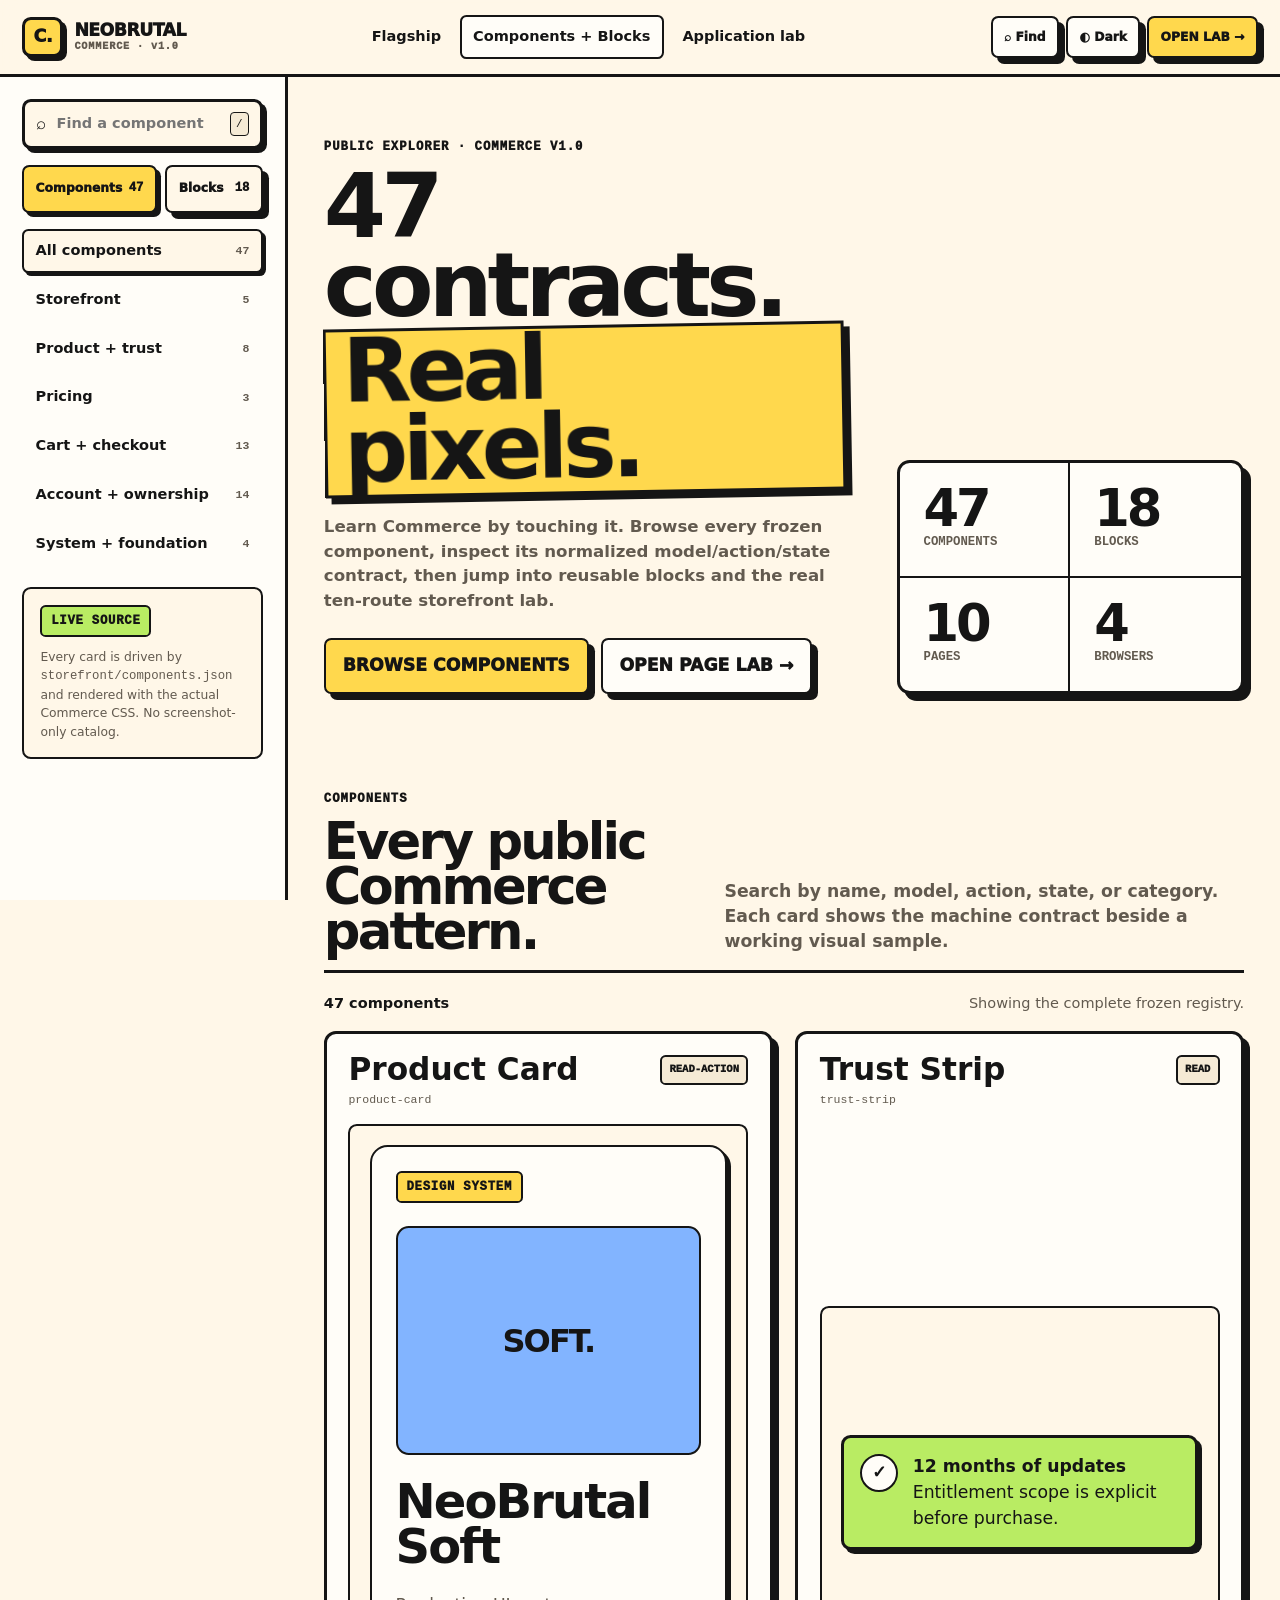
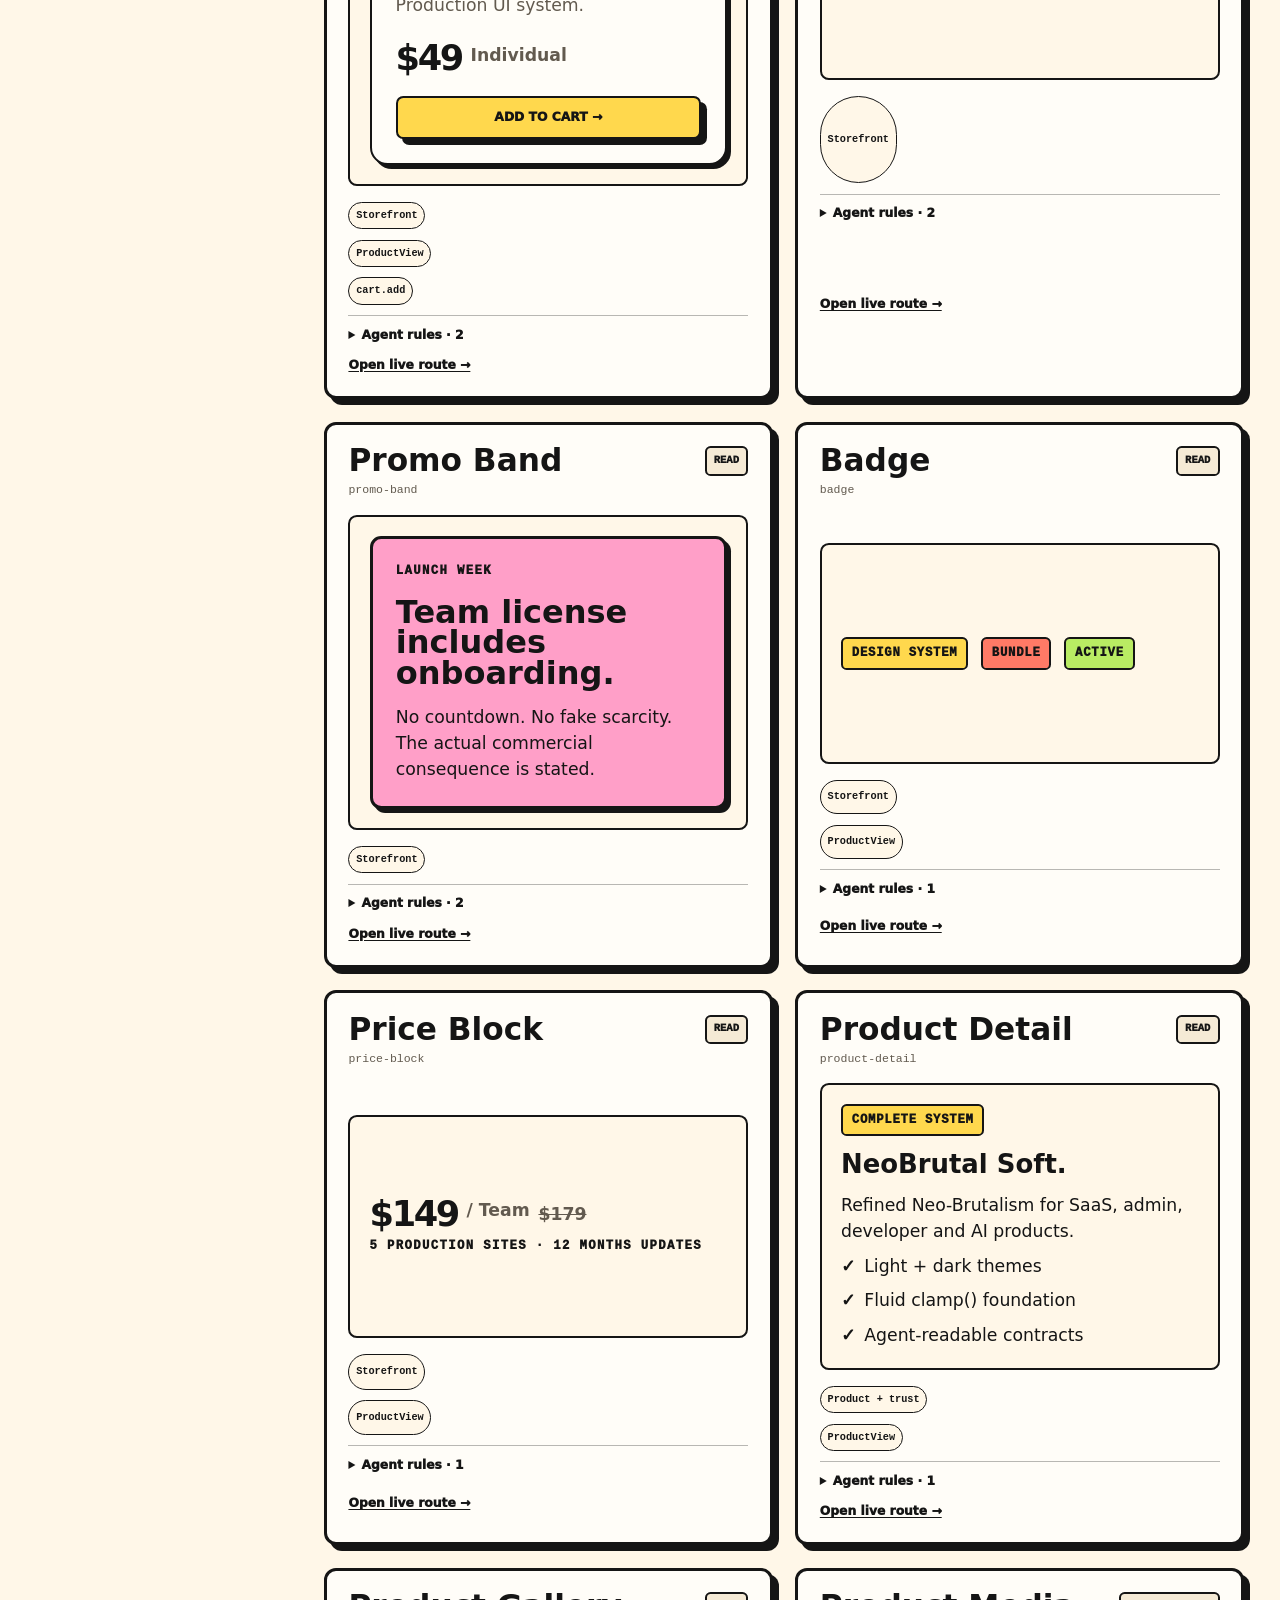
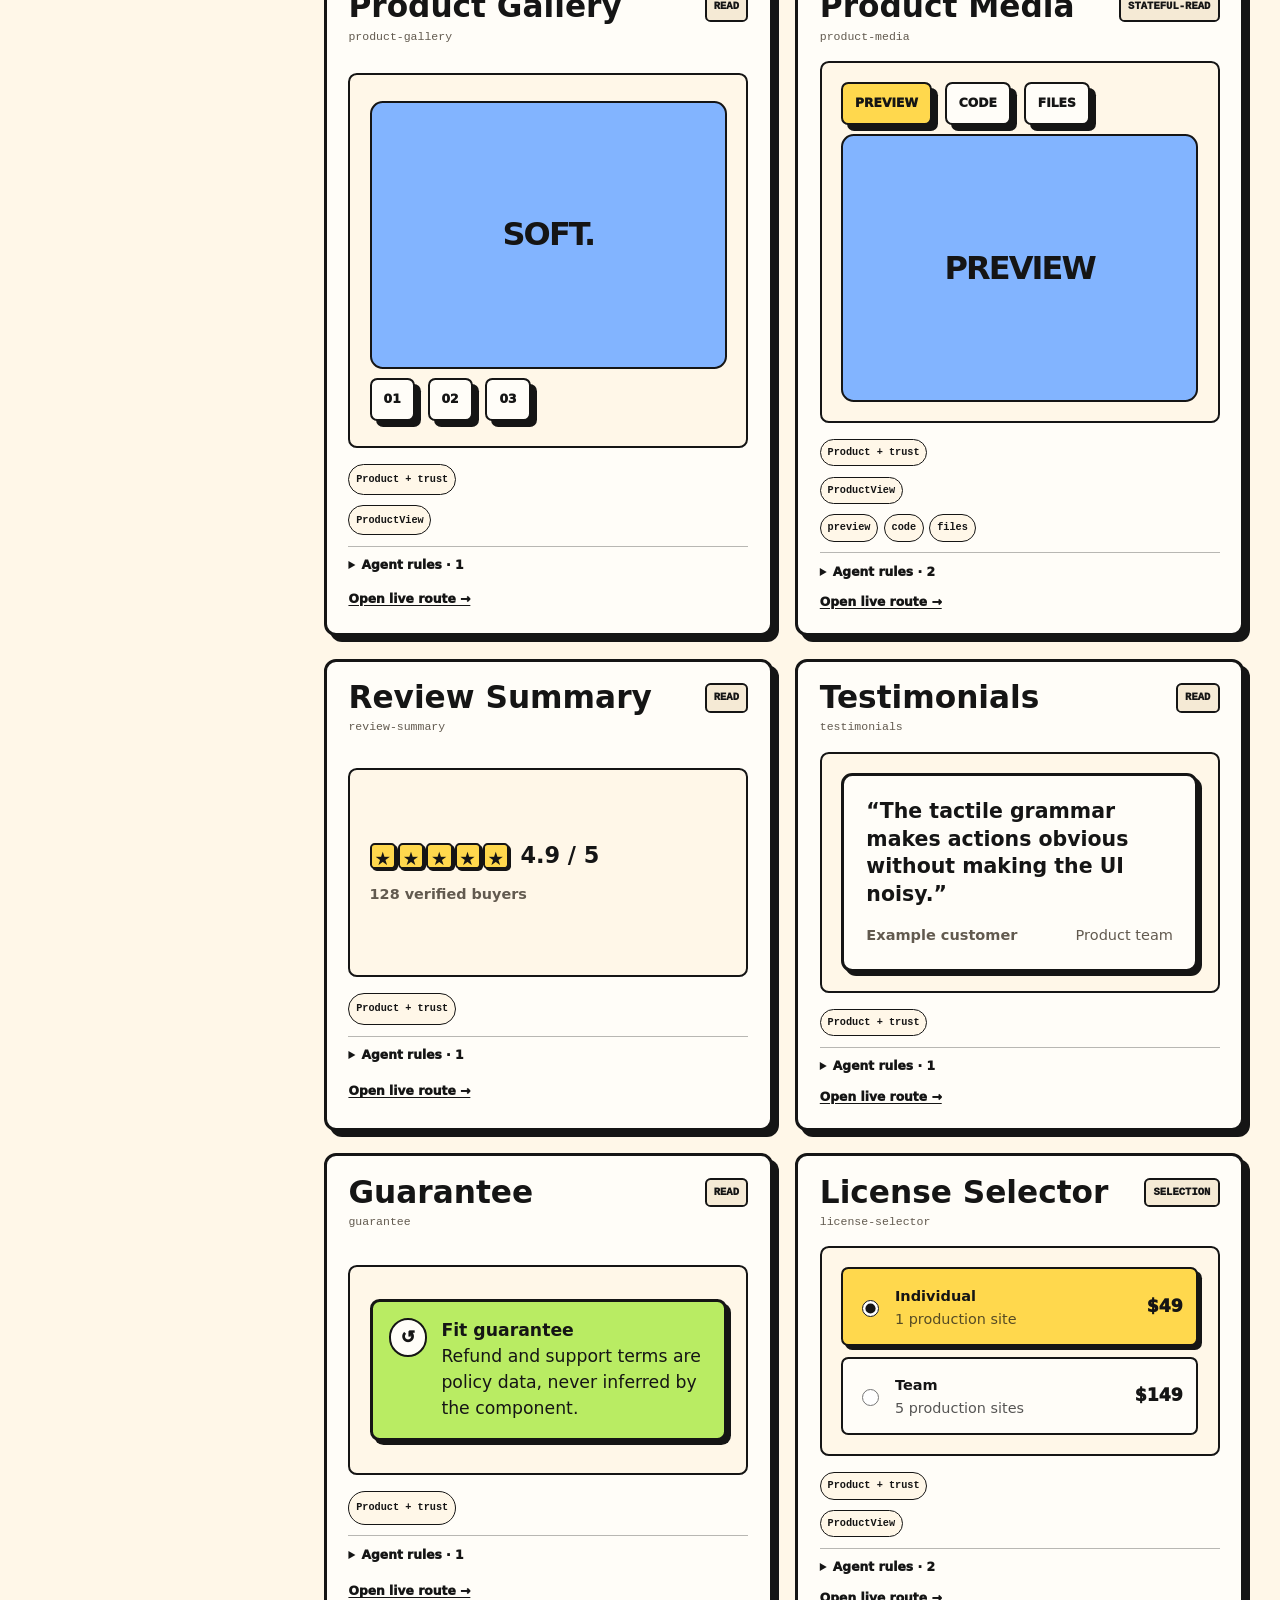
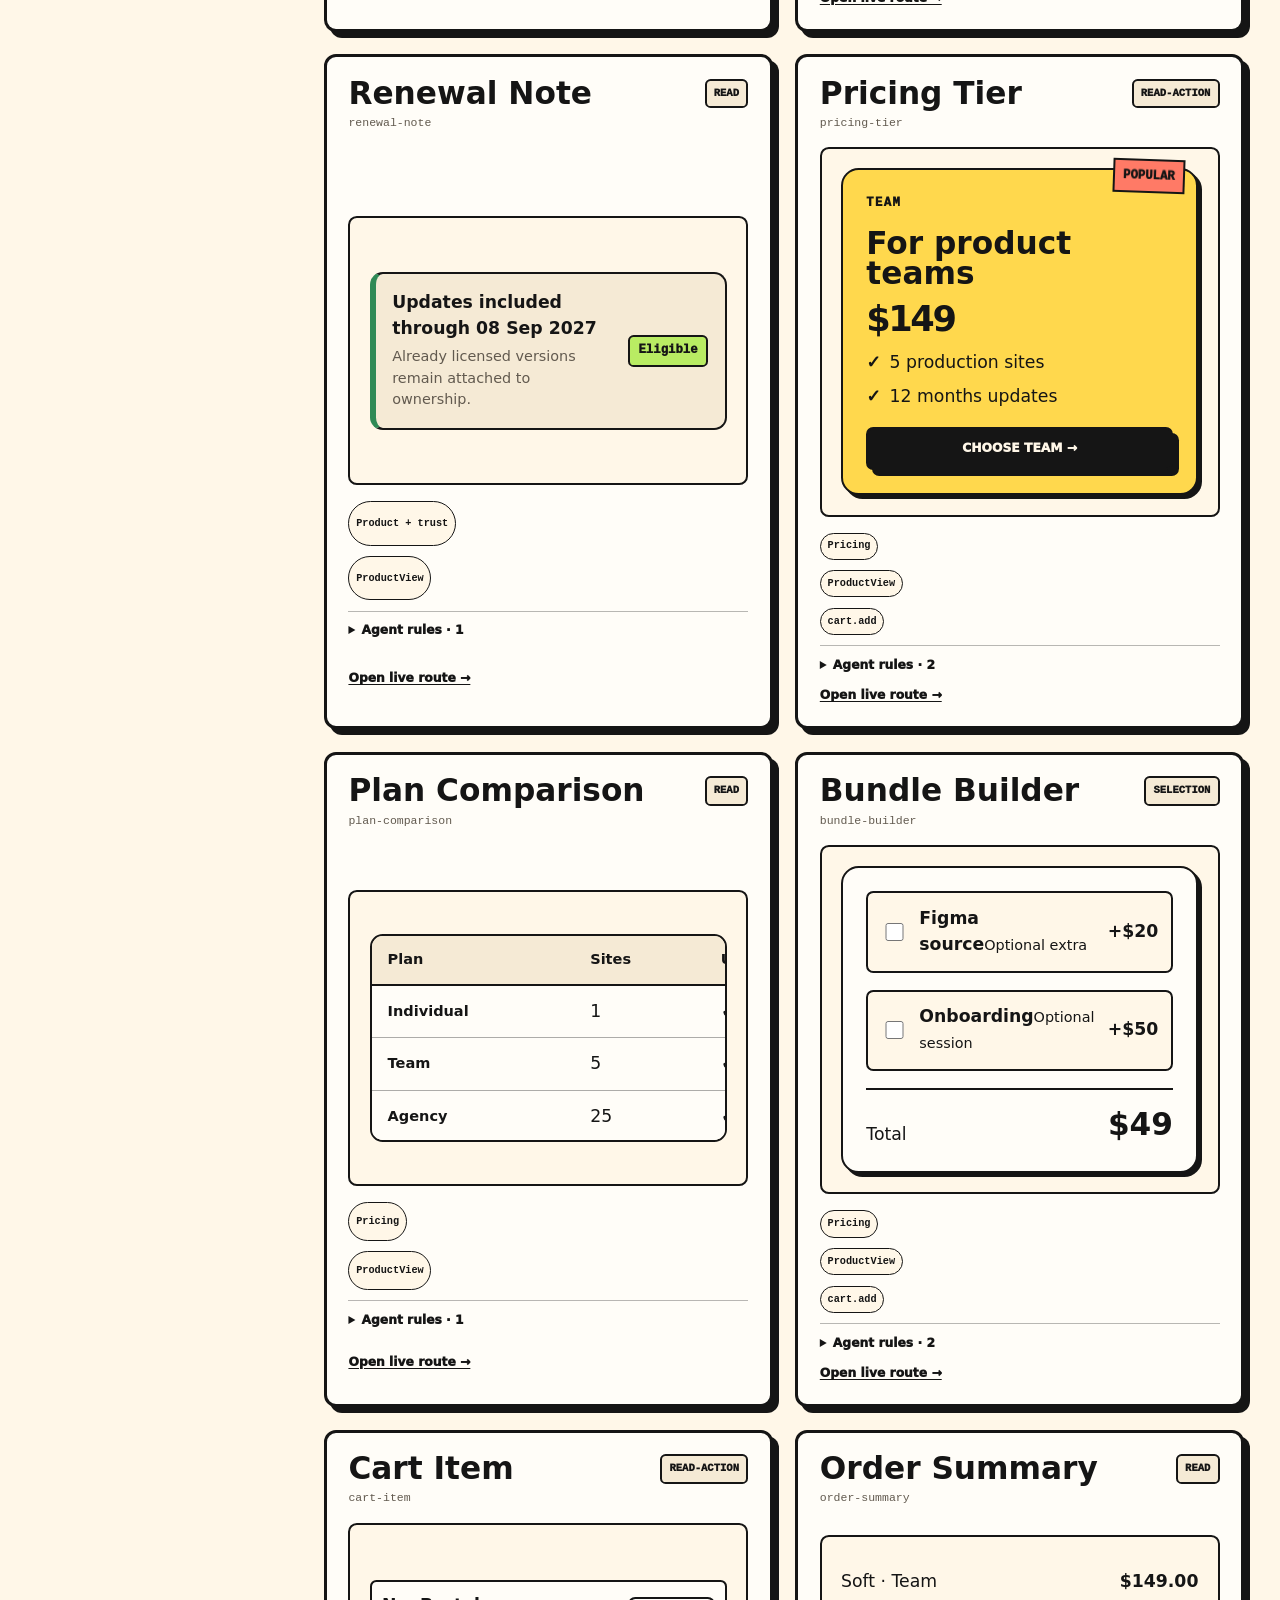
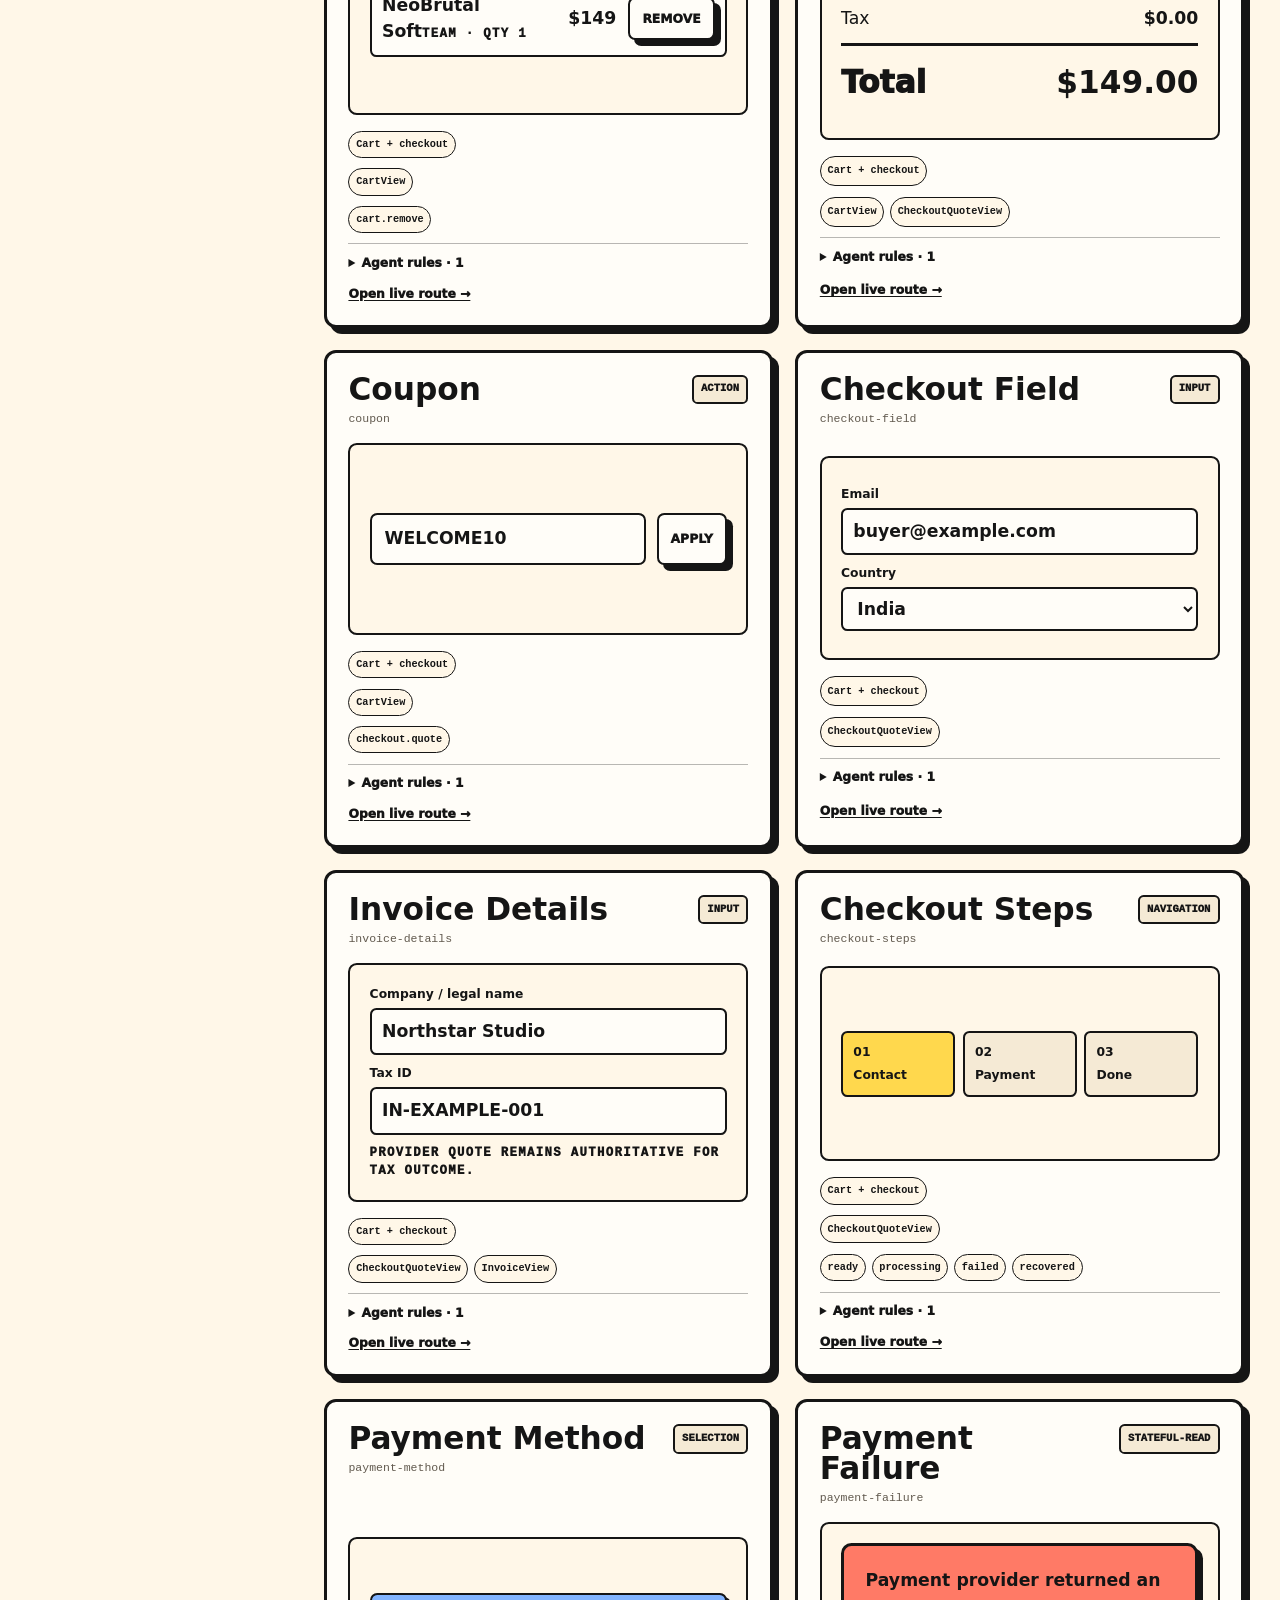
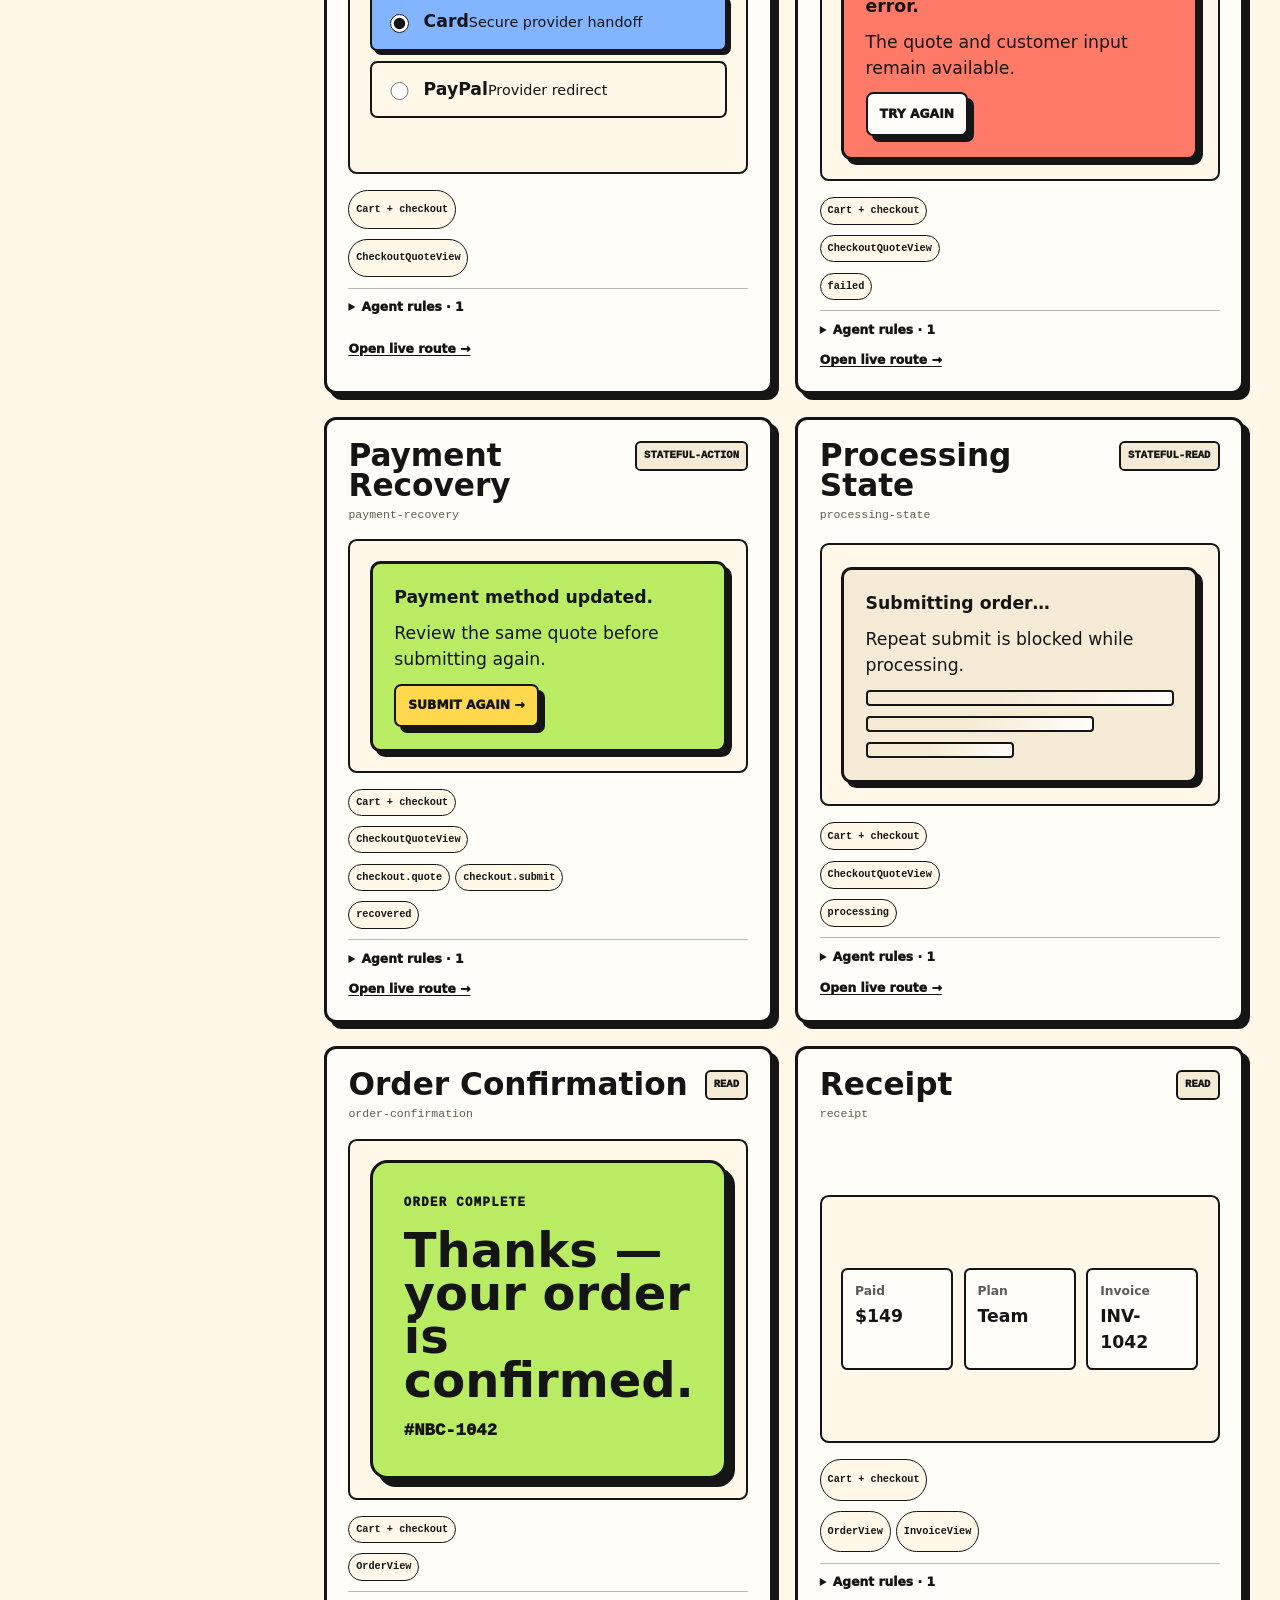
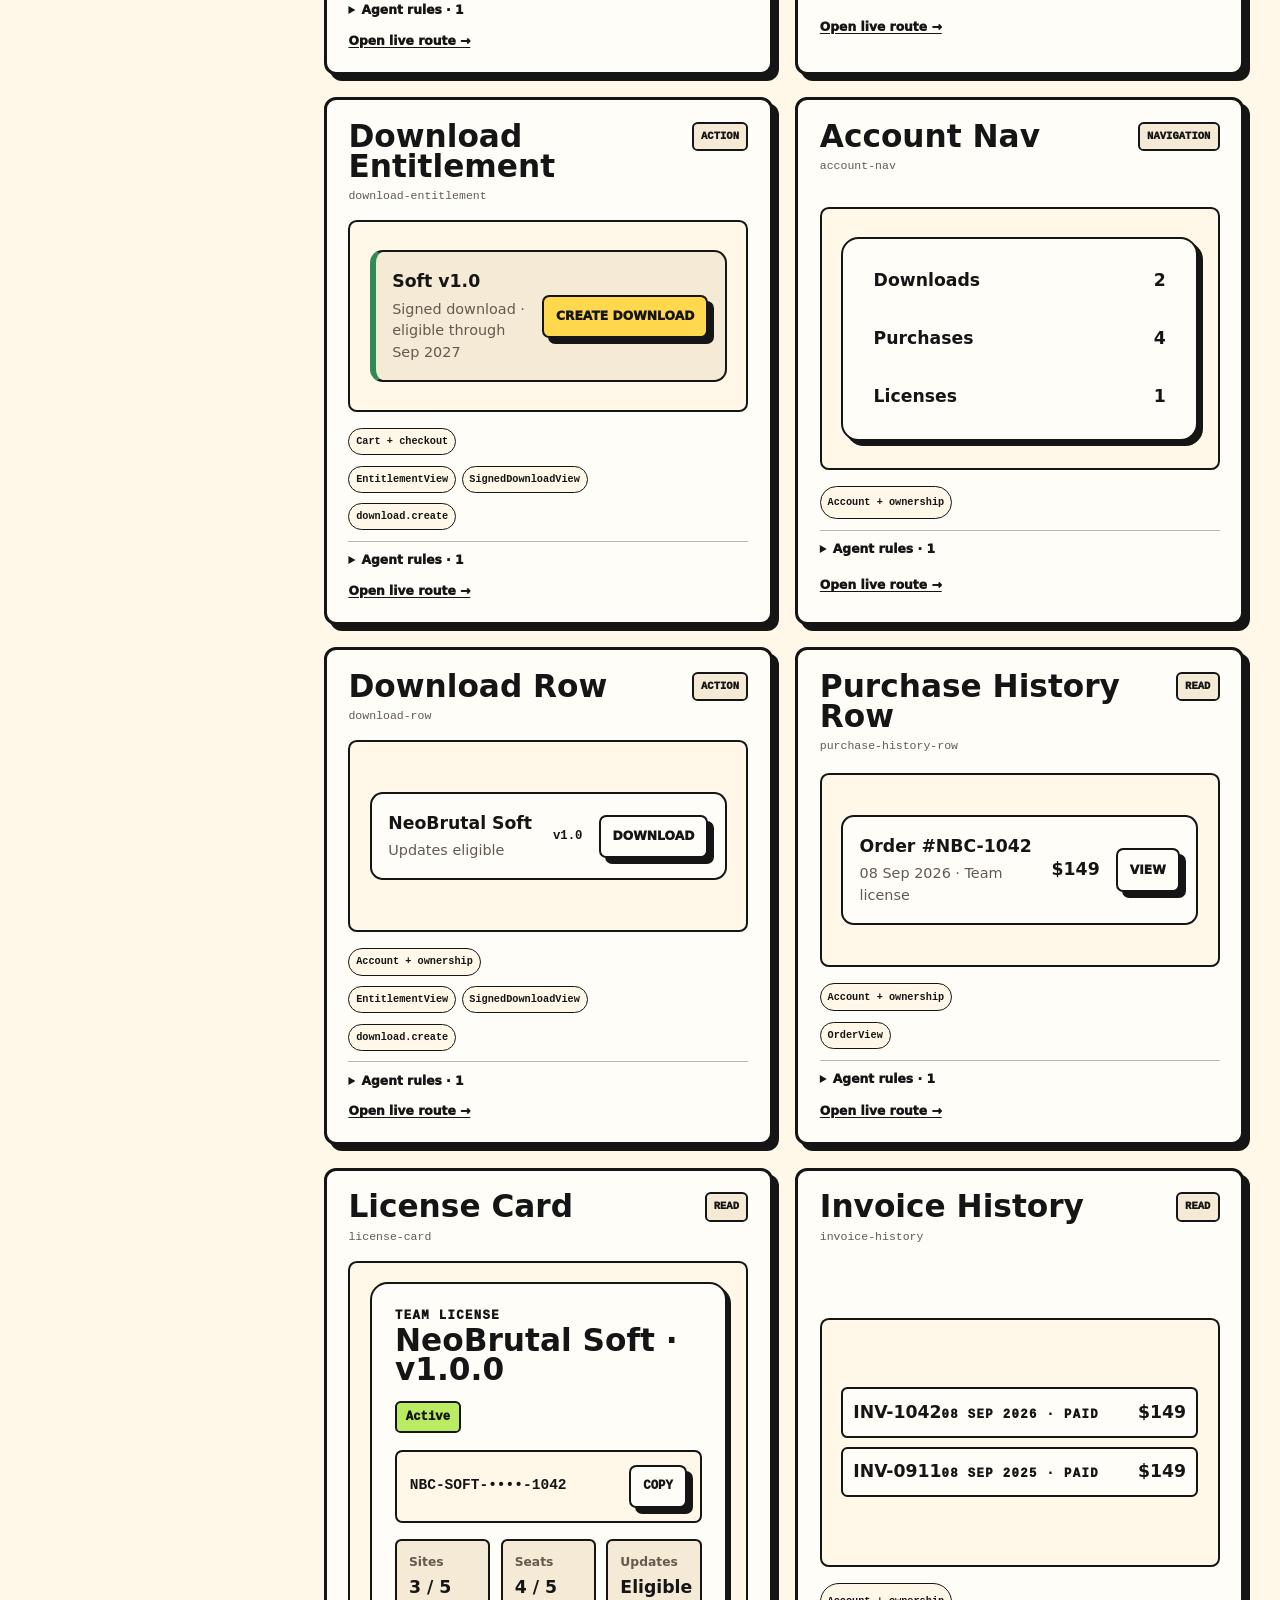
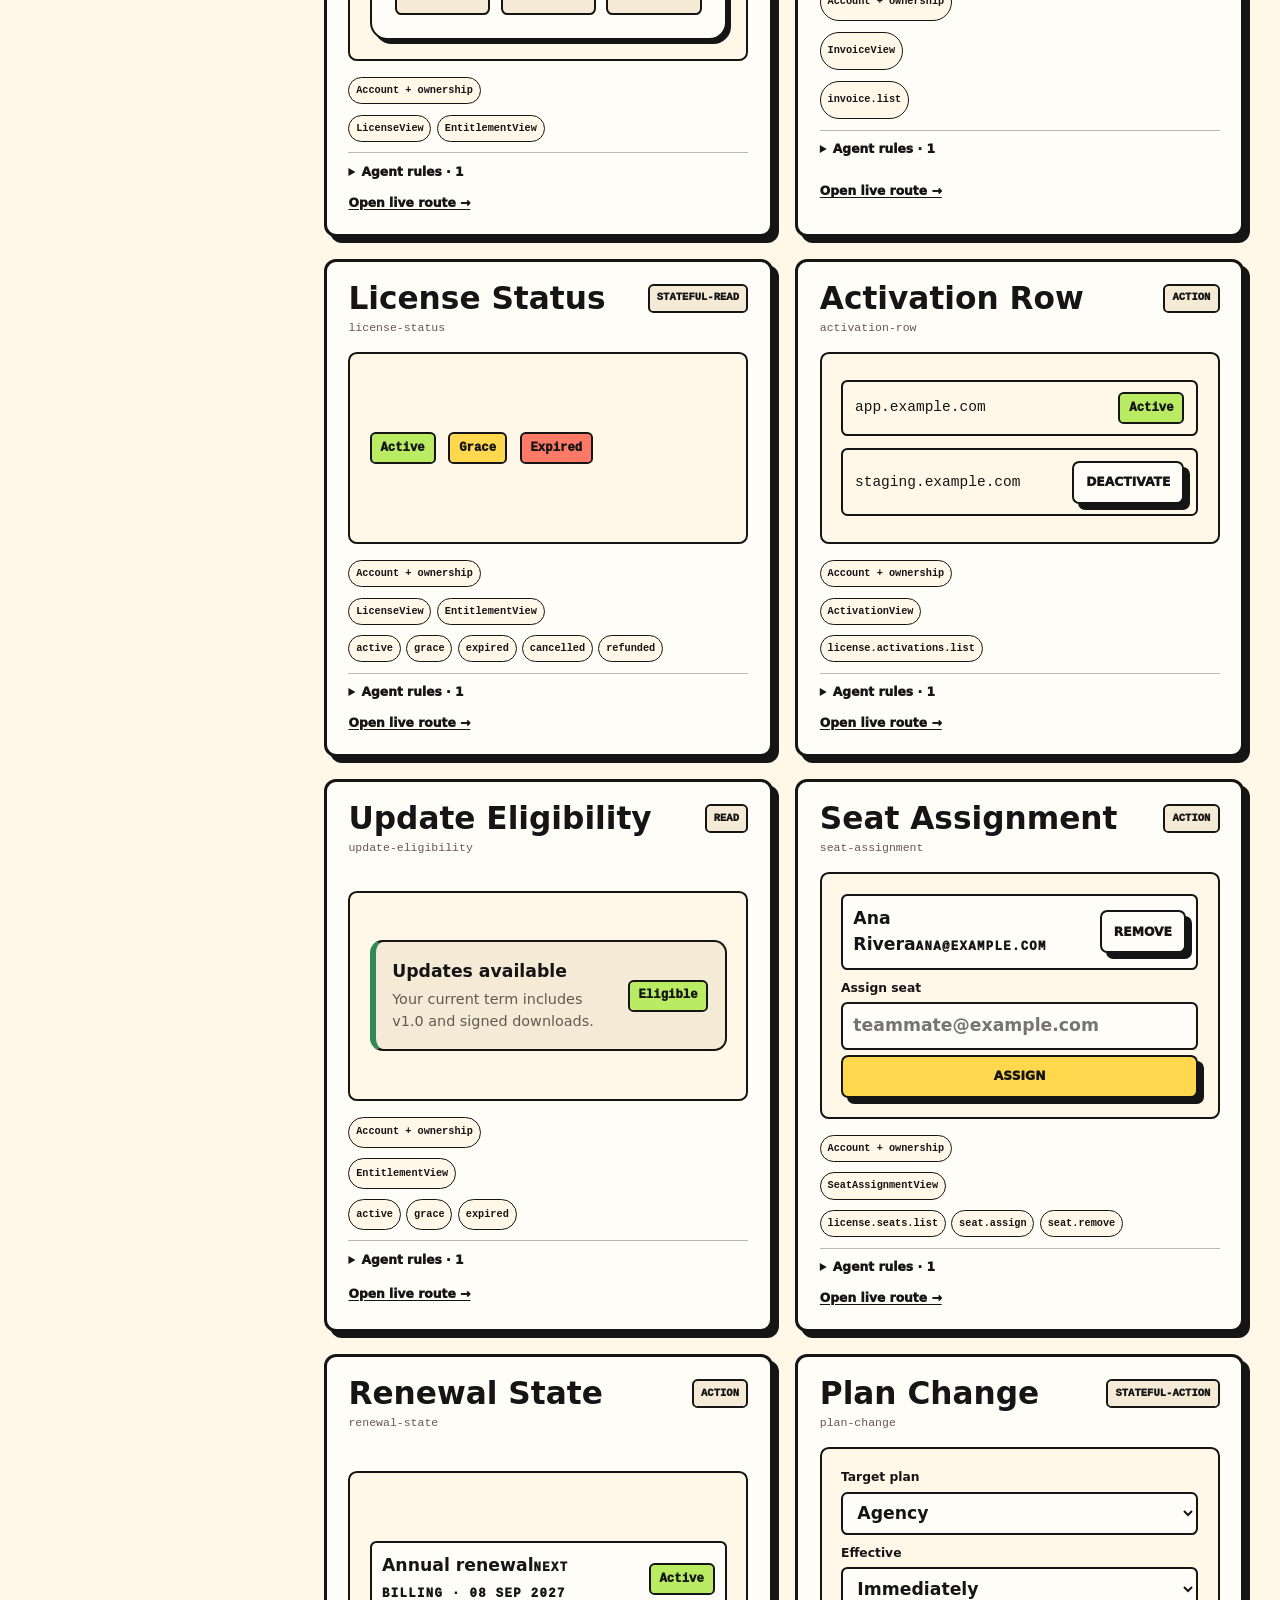
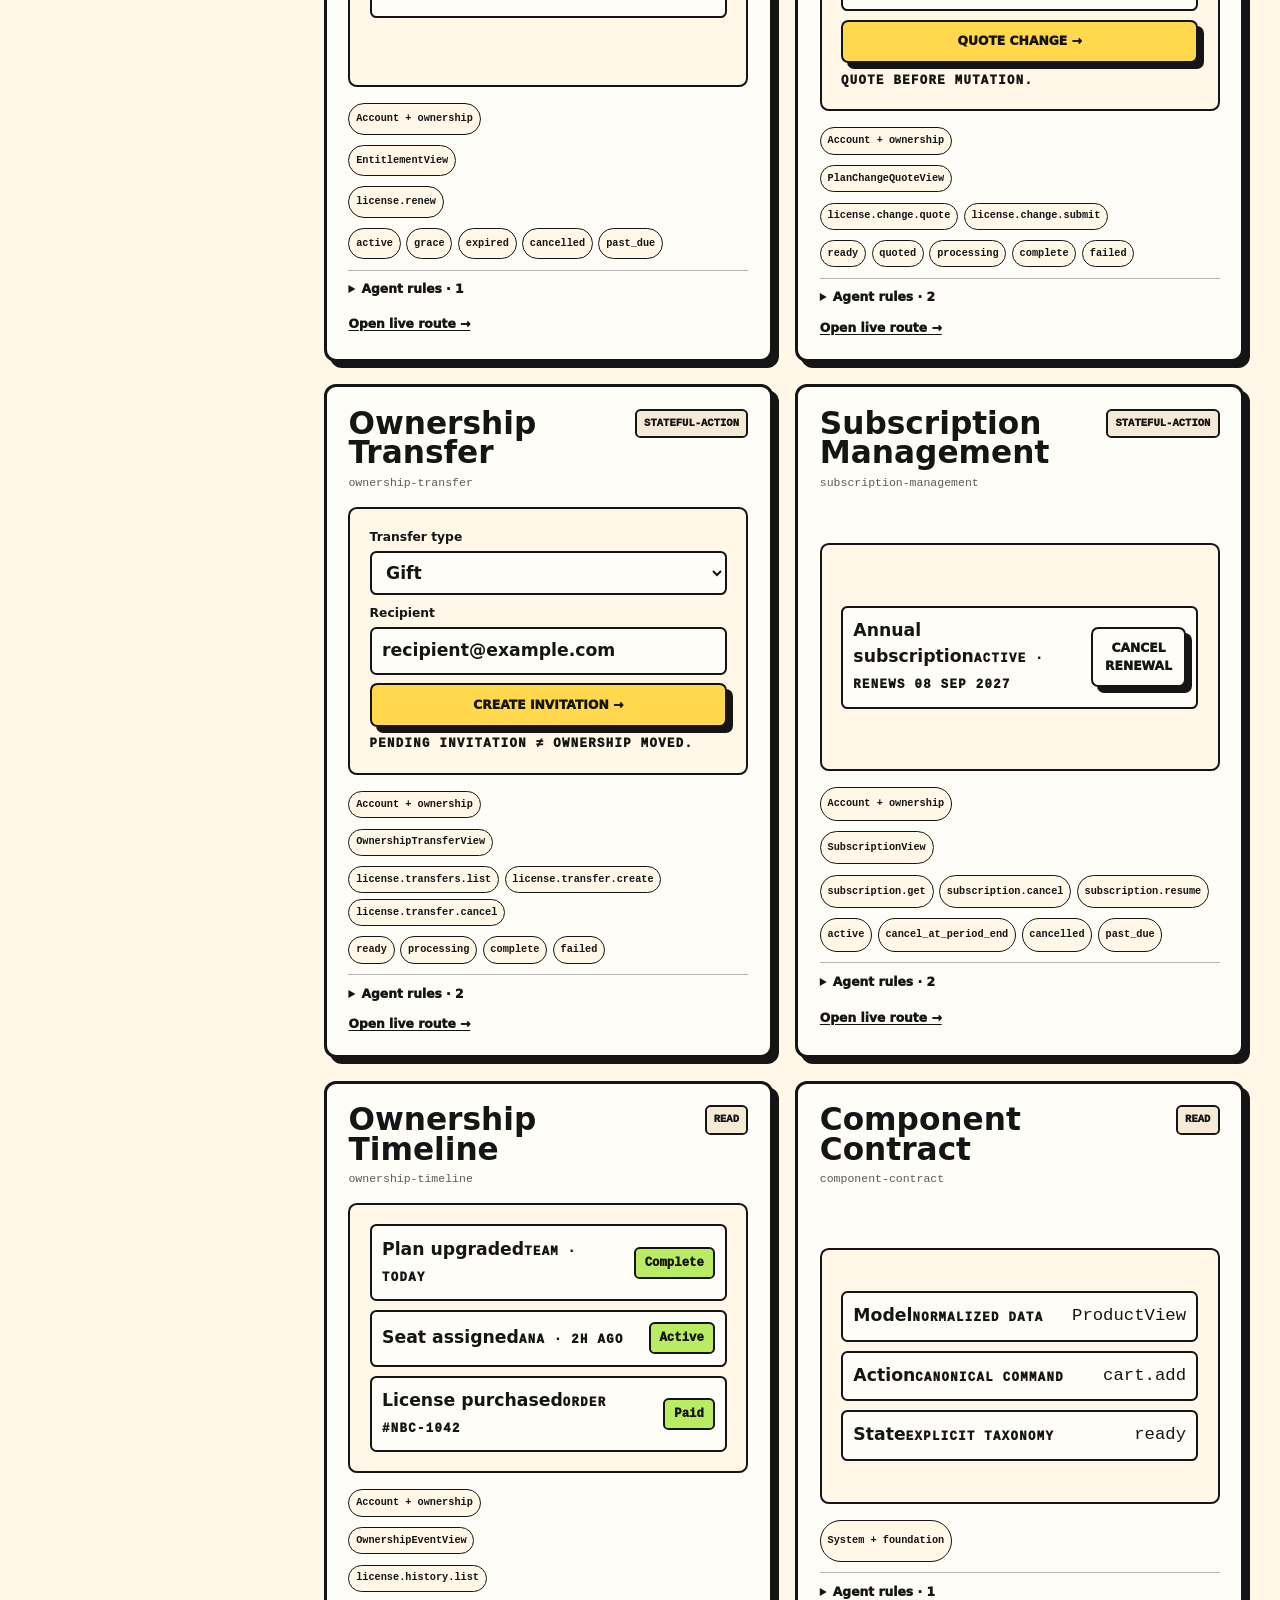
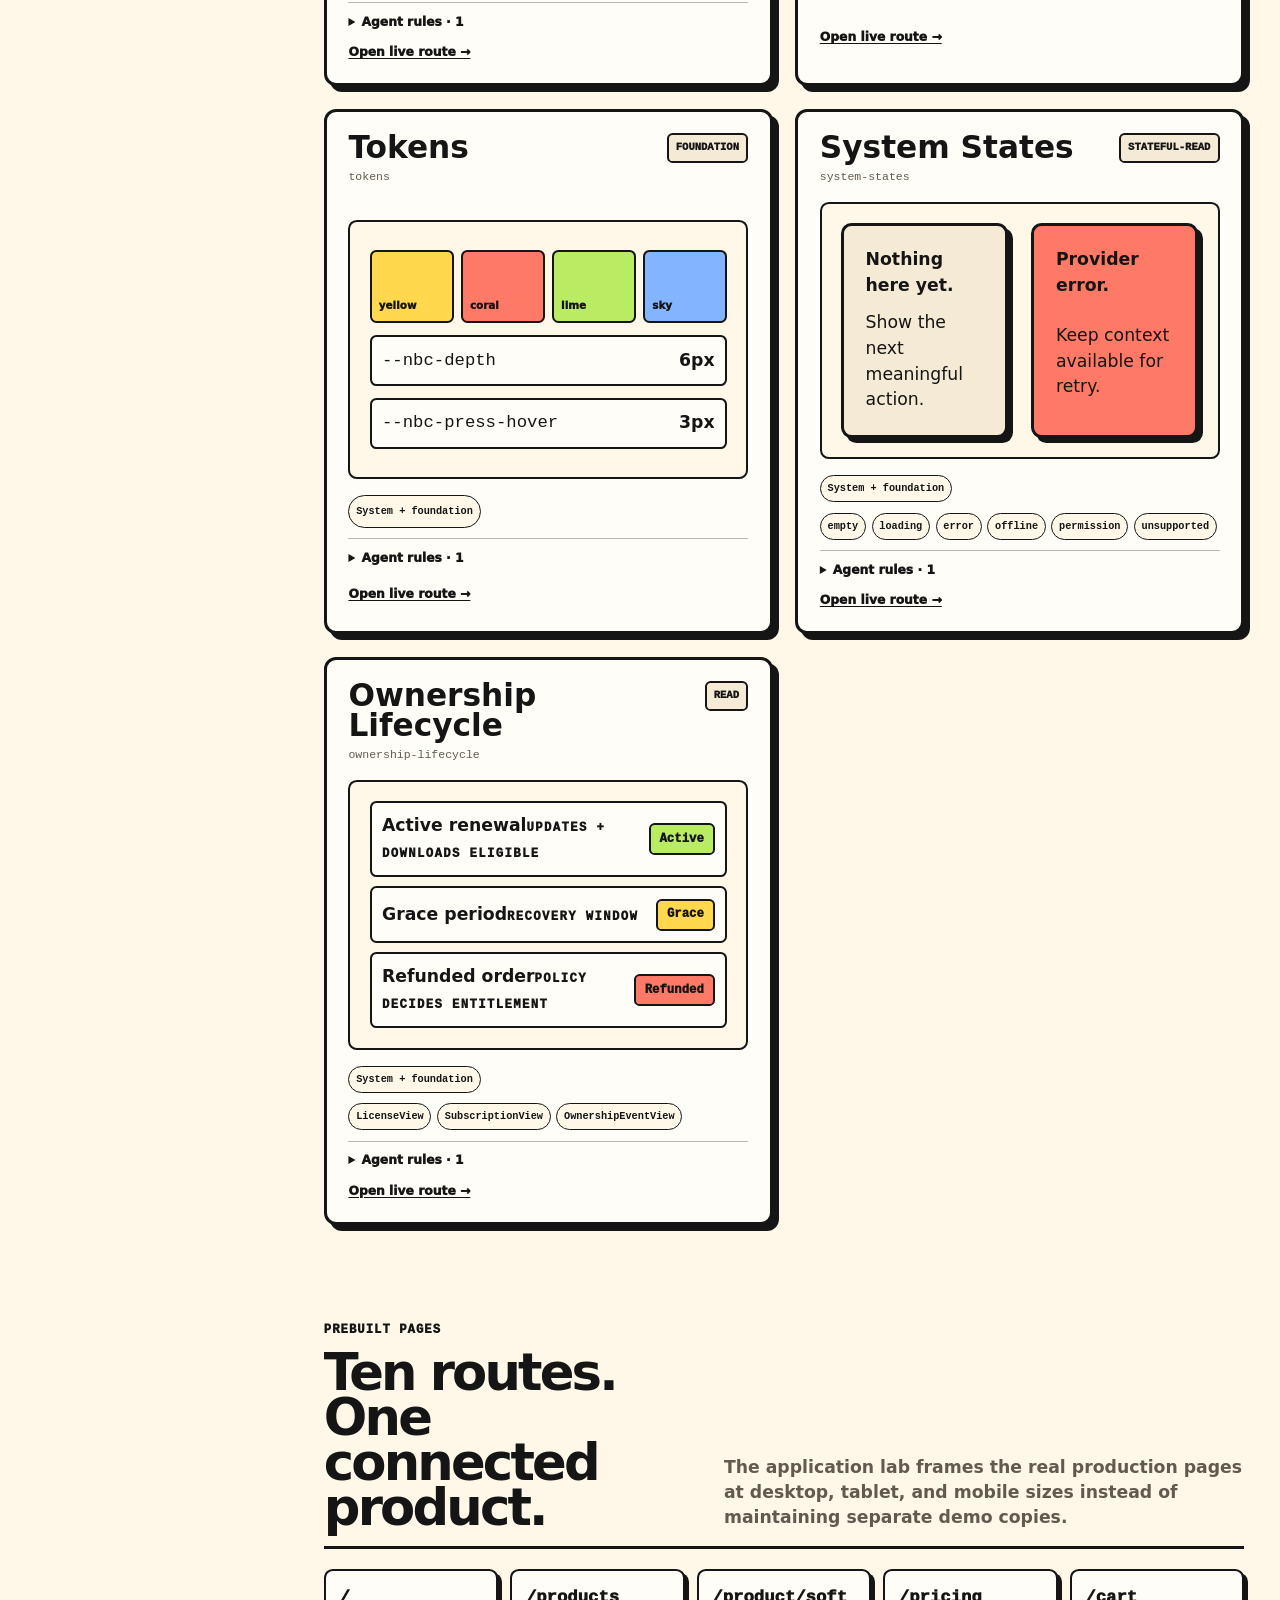
<file: commerce/components.html>
<!doctype html>
<html lang="en" data-theme="light">
<head>
  <meta charset="utf-8" />
  <meta name="viewport" content="width=device-width,initial-scale=1" />
  <meta name="color-scheme" content="light dark" />
  <meta name="theme-color" content="#fff7e8" />
  <meta name="description" content="NeoBrutal Commerce v1.0 interactive component and block explorer — 47 frozen component contracts, reusable commerce blocks, real states, and live route links." />
  <title>Components + Blocks — NeoBrutal Commerce</title>
  <link rel="stylesheet" href="./src/index.css" />
  <link rel="stylesheet" href="./storefront/store.css" />
  <link rel="stylesheet" href="./component-explorer.css" />
  <script type="module" src="./component-explorer.js"></script>
  <script type="module">
    let demoControlId=0;
    function normalizePreviewSemantics(){
      document.querySelectorAll('.nbc-account-nav .nbc-account-tab[aria-selected]').forEach(button=>{
        const selected=button.getAttribute('aria-selected');
        button.removeAttribute('aria-selected');
        button.setAttribute('aria-pressed',selected);
      });
      document.querySelectorAll('.cx-preview .cx-mini-field, .cx-block-preview .cx-mini-field').forEach(field=>{
        const label=field.querySelector(':scope > label');
        const control=field.querySelector(':scope > input, :scope > select, :scope > textarea');
        if(!label||!control||label.contains(control))return;
        if(!control.id){
          let candidate;
          do{candidate=`cx-demo-control-${++demoControlId}`}while(document.getElementById(candidate));
          control.id=candidate;
        }
        if(!label.htmlFor)label.htmlFor=control.id;
      });
    }
    const previewObserver=new MutationObserver(normalizePreviewSemantics);
    previewObserver.observe(document.documentElement,{subtree:true,childList:true});
    queueMicrotask(normalizePreviewSemantics);
  </script>
</head>
<body class="cx-page">
  <a class="cx-skip" href="#content">Skip to explorer</a>
  <header class="cx-topbar">
    <a class="cx-brand" href="./" aria-label="NeoBrutal Commerce home"><span class="cx-brand-mark" aria-hidden="true">C.</span><span>NEOBRUTAL<small>COMMERCE · v1.0</small></span></a>
    <nav class="cx-surface-nav" aria-label="Live surfaces">
      <a href="./">Flagship</a>
      <a href="./components.html" aria-current="page">Components + Blocks</a>
      <a href="./demo/v10.html">Application lab</a>
    </nav>
    <div class="cx-top-actions">
      <button class="nbc-button nbc-tactile cx-compact" id="focusSearch" type="button">⌕ Find</button>
      <button class="nbc-button nbc-tactile cx-compact" id="themeToggle" type="button" aria-pressed="false">◐ Dark</button>
      <a class="nbc-button nbc-button--primary nbc-tactile cx-compact" href="./demo/v10.html">OPEN LAB →</a>
    </div>
  </header>

  <div class="cx-shell">
    <aside class="cx-sidebar" aria-label="Explorer navigation">
      <label class="cx-search"><span aria-hidden="true">⌕</span><input id="componentSearch" type="search" aria-label="Find component or block" placeholder="Find a component or block…" autocomplete="off" /><kbd>/</kbd></label>
      <div class="cx-mode" role="tablist" aria-label="Explorer mode">
        <button class="cx-mode-button nbc-tactile" id="componentsTab" type="button" role="tab" aria-selected="true" aria-controls="componentsPanel">Components <span>47</span></button>
        <button class="cx-mode-button nbc-tactile" id="blocksTab" type="button" role="tab" aria-selected="false" aria-controls="blocksPanel">Blocks <span>18</span></button>
      </div>
      <nav class="cx-category-nav" id="categoryNav" aria-label="Component categories">
        <button type="button" data-category="all" aria-pressed="true">All components <span>47</span></button>
        <button type="button" data-category="storefront">Storefront <span>5</span></button>
        <button type="button" data-category="product">Product + trust <span>8</span></button>
        <button type="button" data-category="pricing">Pricing <span>3</span></button>
        <button type="button" data-category="checkout">Cart + checkout <span>13</span></button>
        <button type="button" data-category="account">Account + ownership <span>14</span></button>
        <button type="button" data-category="system">System + foundation <span>4</span></button>
      </nav>
      <div class="cx-sidebar-note">
        <span class="nbc-badge nbc-badge--lime">LIVE SOURCE</span>
        <p>Every card is driven by <code>storefront/components.json</code> and rendered with the actual Commerce CSS. No screenshot-only catalog.</p>
      </div>
    </aside>

    <main class="cx-main" id="content">
      <section class="cx-hero">
        <div class="cx-hero-copy">
          <p class="cx-kicker">PUBLIC EXPLORER · COMMERCE v1.0</p>
          <h1>47 contracts.<br /><span>Real pixels.</span></h1>
          <p>Learn Commerce by touching it. Browse every frozen component, inspect its normalized model/action/state contract, then jump into reusable blocks and the real ten-route storefront lab.</p>
          <div class="cx-hero-actions"><a class="nbc-button nbc-button--primary nbc-tactile" href="#componentsPanel">BROWSE COMPONENTS</a><a class="nbc-button nbc-tactile" href="./demo/v10.html">OPEN PAGE LAB →</a></div>
        </div>
        <div class="cx-stats" aria-label="Explorer coverage">
          <div><strong id="componentCount">47</strong><span>components</span></div>
          <div><strong>18</strong><span>blocks</span></div>
          <div aria-label="10 pages"><strong>10</strong><span>pages</span></div>
          <div><strong>4</strong><span>browsers</span></div>
        </div>
      </section>

      <section class="cx-panel" id="componentsPanel" role="tabpanel" aria-labelledby="componentsTab">
        <div class="cx-section-head">
          <div><p class="cx-kicker">COMPONENTS</p><h2>Every public Commerce pattern.</h2></div>
          <p>Search by name, model, action, state, or category. Each card shows the machine contract beside a working visual sample.</p>
        </div>
        <div class="cx-result-meta" aria-live="polite"><strong id="resultCount">47 components</strong><span id="resultHint">Showing the complete frozen registry.</span></div>
        <div class="cx-component-grid" id="componentGrid"><div class="cx-loading">Loading the v1.0 registry…</div></div>
        <div class="cx-empty" id="componentEmpty" hidden><strong>No matching component.</strong><span>Try a component ID, model such as “SubscriptionView”, or action such as “checkout.submit”.</span></div>
      </section>

      <section class="cx-panel" id="blocksPanel" role="tabpanel" aria-labelledby="blocksTab" hidden>
        <div class="cx-section-head">
          <div><p class="cx-kicker">BLOCKS</p><h2>Compose faster without inventing structure.</h2></div>
          <p>Blocks combine frozen components into reusable commerce sections. They are examples, not a second API layer: the underlying component contracts remain authoritative.</p>
        </div>
        <div class="cx-result-meta" aria-live="polite"><strong id="blockCount">18 blocks</strong><span>Each block links to the production route where the pattern is exercised.</span></div>
        <div class="cx-block-grid" id="blockGrid"></div>
        <div class="cx-empty" id="blockEmpty" hidden><strong>No matching block.</strong><span>Try “pricing”, “checkout”, “ownership”, “trust”, or “account”.</span></div>
      </section>

      <section class="cx-route-strip" aria-labelledby="pages-title">
        <div class="cx-section-head"><div><p class="cx-kicker">PREBUILT PAGES</p><h2 id="pages-title">Ten routes. One connected product.</h2></div><p>The application lab frames the real production pages at desktop, tablet, and mobile sizes instead of maintaining separate demo copies.</p></div>
        <div class="cx-route-grid">
          <a href="./demo/v10.html?route=home"><code>/</code><span>Storefront home</span></a>
          <a href="./demo/v10.html?route=products"><code>/products</code><span>Catalog</span></a>
          <a href="./demo/v10.html?route=product"><code>/product/soft</code><span>Product detail</span></a>
          <a href="./demo/v10.html?route=pricing"><code>/pricing</code><span>Pricing</span></a>
          <a href="./demo/v10.html?route=cart"><code>/cart</code><span>Cart</span></a>
          <a href="./demo/v10.html?route=checkout"><code>/checkout</code><span>Checkout</span></a>
          <a href="./demo/v10.html?route=success"><code>/order/success</code><span>Order success</span></a>
          <a href="./demo/v10.html?route=account"><code>/account</code><span>Account</span></a>
          <a href="./demo/v10.html?route=ownership"><code>/account/license/:id</code><span>Ownership</span></a>
          <a href="./demo/v10.html?route=system"><code>/components</code><span>System states</span></a>
        </div>
      </section>
    </main>
  </div>

  <footer class="cx-footer"><strong>NEOBRUTAL COMMERCE</strong><span>Permanent GitHub Pages surface · components + blocks · v1.0</span><a href="https://github.com/NeoBrutalism-shop/NeoBrutal-Commerce">View source ↗</a></footer>
</body>
</html>
</file>
<file: foundry.css>
@layer reset, tokens, base, components, sections, responsive;

@layer reset {
  *, *::before, *::after { box-sizing: border-box; }
  html { scroll-behavior: smooth; }
  body, h1, h2, h3, p, dl, dd, ul { margin: 0; }
  ul { padding: 0; list-style: none; }
  img, svg { display: block; max-width: 100%; }
  button, input { font: inherit; }
  a { color: inherit; }
}

@layer tokens {
  :root {
    color-scheme: light;
    --bg: #f3efe5;
    --surface: #fffdf8;
    --surface-2: #e7e1d3;
    --text: #161616;
    --muted: #5b574f;
    --border: #171717;
    --yellow: #ffd84d;
    --blue: #6f9df5;
    --blue-strong: #326fd0;
    --pink: #ff8fa3;
    --mint: #7bd8b2;
    --orange: #ff9e57;
    --danger: #d73535;
    --shadow: #171717;
    --focus: #2d63c8;
    --radius-sm: .55rem;
    --radius-md: .9rem;
    --radius-lg: 1.25rem;
    --border-w: 2px;
    --content: 92rem;
    --space-1: clamp(.35rem, .3rem + .2vw, .5rem);
    --space-2: clamp(.55rem, .48rem + .3vw, .8rem);
    --space-3: clamp(.8rem, .68rem + .45vw, 1.15rem);
    --space-4: clamp(1.1rem, .9rem + .7vw, 1.65rem);
    --space-5: clamp(1.55rem, 1.2rem + 1vw, 2.35rem);
    --space-6: clamp(2.15rem, 1.55rem + 1.7vw, 3.5rem);
    --space-7: clamp(3rem, 2rem + 3vw, 5.5rem);
    --space-8: clamp(4.2rem, 2.6rem + 5vw, 8rem);
    --text-xs: clamp(.7rem, .67rem + .1vw, .78rem);
    --text-sm: clamp(.8rem, .76rem + .15vw, .9rem);
    --text-md: clamp(.95rem, .88rem + .25vw, 1.08rem);
    --text-lg: clamp(1.1rem, .98rem + .45vw, 1.32rem);
    --text-xl: clamp(1.35rem, 1.1rem + .9vw, 1.8rem);
    --text-2xl: clamp(1.8rem, 1.3rem + 1.8vw, 2.8rem);
    --text-3xl: clamp(2.5rem, 1.6rem + 3.8vw, 4.8rem);
    --text-display: clamp(4rem, 2.15rem + 8vw, 10rem);
    --press-hover: 2px;
    --press-active: 5px;
    --depth: 5px;
    --ease: cubic-bezier(.2, .7, .2, 1);
    --fast: 110ms;
    --standard: 180ms;
  }

  [data-theme="dark"] {
    color-scheme: dark;
    --bg: #171717;
    --surface: #242321;
    --surface-2: #302e2a;
    --text: #f7f2e8;
    --muted: #c2bcae;
    --border: #f7f2e8;
    --shadow: #050505;
    --focus: #8fb3ff;
    --blue-strong: #8fb3ff;
  }
}

@layer base {
  body {
    min-width: 20rem;
    min-height: 100vh;
    background: var(--bg);
    color: var(--text);
    font-family: Inter, ui-sans-serif, system-ui, -apple-system, BlinkMacSystemFont, "Segoe UI", sans-serif;
    font-size: var(--text-md);
    line-height: 1.55;
    text-rendering: optimizeLegibility;
    -webkit-font-smoothing: antialiased;
  }

  code, .system-index, .eyebrow, .status, .system-type, .brand-copy small, .hero-press-kicker, .hero-press-foot, .repo-line span, .physics-stage > p, .theme-label {
    font-family: "SFMono-Regular", Consolas, "Liberation Mono", monospace;
  }

  a { text-underline-offset: .16em; text-decoration-thickness: .09em; }
  button, a { -webkit-tap-highlight-color: transparent; }
  ::selection { background: var(--yellow); color: #171717; }

  :focus-visible {
    outline: 3px solid var(--focus);
    outline-offset: 4px;
  }

  .skip-link {
    position: fixed;
    inset: .8rem auto auto .8rem;
    z-index: 100;
    transform: translateY(-180%);
    background: var(--yellow);
    color: #171717;
    border: 2px solid #171717;
    padding: .7rem 1rem;
    font-weight: 900;
  }
  .skip-link:focus { transform: translateY(0); }

  .section-shell {
    width: min(calc(100% - (2 * clamp(1rem, 3vw, 2.5rem))), var(--content));
    margin-inline: auto;
  }

  .eyebrow {
    display: inline-flex;
    align-items: center;
    gap: .5rem;
    font-size: var(--text-xs);
    font-weight: 900;
    letter-spacing: .11em;
    text-transform: uppercase;
  }
  .eyebrow::before {
    content: "";
    inline-size: .7rem;
    block-size: .7rem;
    background: var(--yellow);
    border: 2px solid var(--border);
  }

  h1, h2, h3 {
    font-weight: 950;
    line-height: .93;
    letter-spacing: -.045em;
  }
  h2 { font-size: var(--text-3xl); }
  h2 span, h1 span { color: var(--blue-strong); }
  h3 { font-size: var(--text-2xl); }
}

@layer components {
  .tactile {
    position: relative;
    transform: translate(0, 0);
    box-shadow: var(--depth) var(--depth) 0 var(--shadow);
    transition:
      transform var(--fast) var(--ease),
      box-shadow var(--fast) var(--ease),
      background-color var(--standard) var(--ease),
      color var(--standard) var(--ease),
      border-color var(--standard) var(--ease);
  }
  @media (hover: hover) and (pointer: fine) {
    .tactile:hover {
      transform: translate(var(--press-hover), var(--press-hover));
      box-shadow: calc(var(--depth) - var(--press-hover)) calc(var(--depth) - var(--press-hover)) 0 var(--shadow);
    }
  }
  .tactile:active {
    transform: translate(var(--press-active), var(--press-active));
    box-shadow: 0 0 0 var(--shadow);
  }

  .button {
    display: inline-flex;
    align-items: center;
    justify-content: center;
    gap: .6rem;
    min-block-size: 3rem;
    padding: .78rem 1rem;
    background: var(--surface);
    color: var(--text);
    border: var(--border-w) solid var(--border);
    border-radius: var(--radius-sm);
    font-weight: 900;
    text-decoration: none;
    cursor: pointer;
  }
  .button-primary { background: var(--yellow); color: #171717; border-color: #171717; }
  .button-soft { background: #c7d7ff; color: #171717; border-color: #171717; }
  .button-rivet { background: #ff9f57; color: #171717; border-color: #171717; }

  .site-header {
    width: min(calc(100% - (2 * clamp(1rem, 3vw, 2.5rem))), var(--content));
    margin-inline: auto;
    min-block-size: clamp(4.8rem, 4rem + 2vw, 6.2rem);
    display: grid;
    grid-template-columns: auto 1fr auto;
    gap: var(--space-4);
    align-items: center;
    border-bottom: var(--border-w) solid var(--border);
  }

  .brand, .footer-brand {
    display: inline-flex;
    align-items: center;
    gap: .7rem;
    text-decoration: none;
  }
  .brand-mark {
    display: grid;
    place-items: center;
    inline-size: 2.6rem;
    block-size: 2.6rem;
    background: var(--yellow);
    color: #171717;
    border: 2px solid #171717;
    border-radius: .45rem;
    box-shadow: 3px 3px 0 #171717;
    font-weight: 950;
    letter-spacing: -.06em;
  }
  .brand-copy { display: grid; line-height: 1; gap: .25rem; }
  .brand-copy strong { font-size: .95rem; letter-spacing: -.02em; }
  .brand-copy small { color: var(--muted); font-size: .62rem; letter-spacing: .09em; }

  .header-nav {
    display: flex;
    justify-content: center;
    flex-wrap: wrap;
    gap: var(--space-4);
  }
  .header-nav a, .site-footer a, .text-link {
    font-weight: 850;
    text-decoration: none;
  }
  .header-nav a:hover, .site-footer a:hover, .text-link:hover { text-decoration: underline; }

  .theme-toggle {
    display: inline-flex;
    align-items: center;
    gap: .45rem;
    min-block-size: 2.7rem;
    padding: .55rem .75rem;
    background: var(--surface);
    color: var(--text);
    border: var(--border-w) solid var(--border);
    border-radius: var(--radius-sm);
    cursor: pointer;
    font-weight: 850;
  }

  .section-heading {
    display: grid;
    grid-template-columns: minmax(0, 1.35fr) minmax(16rem, .65fr);
    gap: var(--space-6);
    align-items: end;
  }
  .section-heading > div { display: grid; gap: var(--space-2); }
  .section-heading > p { max-width: 42rem; color: var(--muted); font-size: var(--text-lg); }
}

@layer sections {
  .hero {
    display: grid;
    grid-template-columns: minmax(0, 1.1fr) minmax(20rem, .9fr);
    gap: var(--space-7);
    align-items: center;
    padding-block: var(--space-8);
  }
  .hero-copy { display: grid; gap: var(--space-5); }
  .hero h1 {
    font-size: var(--text-display);
    max-width: 10ch;
    line-height: .82;
  }
  .hero-lede { max-width: 48rem; color: var(--muted); font-size: var(--text-xl); }
  .hero-actions, .closing-actions { display: flex; flex-wrap: wrap; gap: var(--space-3); }
  .hero-facts {
    display: grid;
    grid-template-columns: repeat(3, minmax(0, 1fr));
    border-top: var(--border-w) solid var(--border);
    padding-top: var(--space-4);
  }
  .hero-facts > div { padding-inline-end: var(--space-3); }
  .hero-facts dt { font-family: monospace; font-size: var(--text-xs); font-weight: 900; letter-spacing: .08em; }
  .hero-facts dd { margin-top: .3rem; font-weight: 850; }

  .hero-object { position: relative; padding: clamp(2rem, 5vw, 5rem) clamp(1rem, 3vw, 3rem); }
  .hero-press {
    inline-size: min(100%, 32rem);
    aspect-ratio: 1.08;
    margin-inline: auto;
    display: grid;
    align-content: space-between;
    gap: var(--space-4);
    text-align: left;
    padding: clamp(1.3rem, 3vw, 2.4rem);
    background: var(--blue);
    color: #111;
    border: 3px solid #111;
    border-radius: 1.2rem;
    box-shadow: 10px 10px 0 #111;
    cursor: pointer;
  }
  @media (hover: hover) and (pointer: fine) {
    .hero-press:hover { transform: translate(4px, 4px); box-shadow: 6px 6px 0 #111; }
  }
  .hero-press:active { transform: translate(10px, 10px); box-shadow: 0 0 0 #111; }
  .hero-press strong { font-size: clamp(2rem, 4vw, 4.5rem); line-height: .9; letter-spacing: -.055em; }
  .hero-press-kicker, .hero-press-foot { font-size: var(--text-xs); font-weight: 900; letter-spacing: .08em; }
  .object-note {
    position: absolute;
    z-index: 2;
    padding: .45rem .65rem;
    background: var(--yellow);
    color: #171717;
    border: 2px solid #171717;
    font-family: monospace;
    font-size: var(--text-xs);
    font-weight: 900;
    transform: rotate(-4deg);
  }
  .note-one { inset: 5% auto auto 1%; }
  .note-two { inset: auto 1% 5% auto; transform: rotate(3deg); background: var(--pink); }

  .marquee {
    overflow: hidden;
    border-block: var(--border-w) solid var(--border);
    background: var(--yellow);
    color: #171717;
  }
  .marquee-track {
    min-block-size: 3.4rem;
    display: flex;
    align-items: center;
    justify-content: space-around;
    gap: var(--space-4);
    white-space: nowrap;
    font-weight: 950;
    font-size: var(--text-sm);
    letter-spacing: .06em;
    padding-inline: var(--space-4);
  }

  .systems, .contract { padding-block: var(--space-8); }
  .system-grid {
    margin-top: var(--space-7);
    display: grid;
    grid-template-columns: repeat(3, minmax(0, 1fr));
    gap: var(--space-5);
  }
  .system-card {
    min-width: 0;
    display: flex;
    flex-direction: column;
    gap: var(--space-4);
    padding: clamp(1.1rem, 2vw, 1.6rem);
    background: var(--surface);
    border: var(--border-w) solid var(--border);
    border-radius: var(--radius-lg);
    box-shadow: 7px 7px 0 var(--shadow);
  }
  .system-card-top { display: flex; justify-content: space-between; align-items: center; gap: 1rem; }
  .system-index { font-size: var(--text-xs); font-weight: 900; }
  .status {
    display: inline-flex;
    align-items: center;
    min-height: 1.7rem;
    padding: .25rem .48rem;
    border: 2px solid currentColor;
    border-radius: 999px;
    font-size: .66rem;
    font-weight: 900;
    letter-spacing: .06em;
  }
  .status-live { background: var(--mint); color: #102b20; }
  .status-building { background: var(--yellow); color: #171717; }
  .system-preview {
    position: relative;
    min-block-size: clamp(12rem, 19vw, 18rem);
    overflow: hidden;
    border: 2px solid #171717;
    border-radius: var(--radius-md);
  }
  .system-type { color: var(--muted); font-size: var(--text-xs); font-weight: 900; letter-spacing: .07em; }
  .system-card > p:not(.system-type) { color: var(--muted); }
  .tag-row { display: flex; flex-wrap: wrap; gap: .45rem; }
  .tag-row li {
    padding: .35rem .55rem;
    background: var(--surface-2);
    border: 1.5px solid var(--border);
    border-radius: 999px;
    font-size: var(--text-xs);
    font-weight: 850;
  }
  .system-actions { margin-top: auto; padding-top: var(--space-2); display: flex; align-items: center; flex-wrap: wrap; gap: var(--space-3); }

  .soft-preview { display: grid; grid-template-columns: 4rem 1fr; background: #f7f1e7; }
  .preview-sidebar { padding: .8rem .65rem; background: #c7d7ff; border-right: 2px solid #171717; display: grid; align-content: start; gap: .5rem; }
  .preview-sidebar i { block-size: .7rem; background: #171717; border-radius: .15rem; opacity: .85; }
  .preview-main { padding: .8rem; display: grid; gap: .8rem; align-content: start; }
  .preview-topline { block-size: 1rem; inline-size: 55%; background: #171717; border-radius: .2rem; }
  .preview-stats { display: grid; grid-template-columns: repeat(3, 1fr); gap: .4rem; }
  .preview-stats i { block-size: 3.3rem; background: #fff; border: 2px solid #171717; border-radius: .35rem; box-shadow: 2px 2px 0 #171717; }
  .preview-table { display: grid; gap: .35rem; }
  .preview-table i { block-size: 1.8rem; background: #fff; border: 2px solid #171717; border-radius: .25rem; }

  .rivet-preview { background: #202020; color: #f5f2e8; display: grid; align-content: center; justify-items: center; gap: .5rem; }
  .rivet-preview strong { font-size: clamp(2.5rem, 4vw, 5rem); letter-spacing: -.07em; }
  .rivet-preview > span { color: #ff9e57; font-family: monospace; font-weight: 900; }
  .rivet-console { margin-top: 1rem; inline-size: 82%; padding: .7rem; border: 2px solid #f5f2e8; font-family: monospace; font-size: var(--text-xs); }
  .rivet-console span { color: #ff9e57; animation: blink 1s steps(1) infinite; }
  .rivet-bolts i { position: absolute; inline-size: .55rem; block-size: .55rem; border: 1.5px solid #f5f2e8; border-radius: 50%; }
  .rivet-bolts i:nth-child(1) { inset: .65rem auto auto .65rem; }
  .rivet-bolts i:nth-child(2) { inset: .65rem .65rem auto auto; }
  .rivet-bolts i:nth-child(3) { inset: auto auto .65rem .65rem; }
  .rivet-bolts i:nth-child(4) { inset: auto .65rem .65rem auto; }

  .commerce-preview { background: #ff8fa3; color: #171717; padding: 1.2rem; display: grid; align-content: space-between; }
  .sale-sticker { justify-self: end; padding: .45rem .7rem; background: var(--yellow); border: 2px solid #171717; box-shadow: 3px 3px 0 #171717; transform: rotate(5deg); font-weight: 950; }
  .commerce-price { display: grid; line-height: .8; }
  .commerce-price small { font-family: monospace; font-weight: 900; }
  .commerce-price strong { font-size: clamp(3rem, 6vw, 7rem); letter-spacing: -.08em; }
  .commerce-buy { padding: .8rem; background: #171717; color: #fff; font-weight: 950; text-align: center; }

  .physics {
    display: grid;
    grid-template-columns: minmax(0, 1fr) minmax(20rem, .8fr);
    gap: var(--space-7);
    padding-block: var(--space-8);
    border-block: var(--border-w) solid var(--border);
  }
  .physics-copy { display: grid; gap: var(--space-4); }
  .physics-copy > p:not(.eyebrow) { max-width: 48rem; color: var(--muted); font-size: var(--text-lg); }
  .physics-form { display: grid; gap: .65rem; margin-top: var(--space-2); }
  .physics-form label { display: flex; justify-content: space-between; font-weight: 900; }
  .physics-form output { font-family: monospace; }
  .physics-form input[type="range"] { inline-size: 100%; accent-color: var(--blue-strong); }
  .state-equation { display: flex; align-items: stretch; flex-wrap: wrap; gap: .65rem; margin-top: var(--space-3); }
  .state-equation div { min-width: 7rem; padding: .7rem; background: var(--surface); border: 2px solid var(--border); border-radius: .4rem; display: grid; gap: .2rem; }
  .state-equation b { font-family: monospace; font-size: var(--text-xs); }
  .state-equation div span { color: var(--muted); font-size: var(--text-xs); }
  .state-equation > span { align-self: center; font-weight: 950; }

  .physics-stage {
    min-block-size: 24rem;
    display: grid;
    place-items: center;
    align-content: center;
    gap: var(--space-5);
    padding: var(--space-6);
    background:
      linear-gradient(var(--surface-2) 1px, transparent 1px),
      linear-gradient(90deg, var(--surface-2) 1px, transparent 1px),
      var(--surface);
    background-size: 24px 24px;
    border: 2px solid var(--border);
    border-radius: var(--radius-lg);
  }
  .physics-stage > p { font-size: var(--text-xs); font-weight: 900; letter-spacing: .08em; }
  .physics-stage small { max-width: 28rem; text-align: center; color: var(--muted); }
  .depth-demo {
    --demo-depth: 6px;
    position: relative;
    min-block-size: 4rem;
    padding: 1rem 1.4rem;
    background: var(--yellow);
    color: #171717;
    border: 2px solid #171717;
    border-radius: .6rem;
    box-shadow: var(--demo-depth) var(--demo-depth) 0 #171717;
    font-weight: 950;
    cursor: pointer;
    transition: transform var(--fast) var(--ease), box-shadow var(--fast) var(--ease);
  }
  @media (hover: hover) and (pointer: fine) {
    .depth-demo:hover {
      transform: translate(calc(var(--demo-depth) / 2), calc(var(--demo-depth) / 2));
      box-shadow: calc(var(--demo-depth) / 2) calc(var(--demo-depth) / 2) 0 #171717;
    }
  }
  .depth-demo:active {
    transform: translate(var(--demo-depth), var(--demo-depth));
    box-shadow: 0 0 0 #171717;
  }

  .contract-grid {
    margin-top: var(--space-7);
    display: grid;
    grid-template-columns: repeat(4, minmax(0, 1fr));
    border: var(--border-w) solid var(--border);
  }
  .contract-grid article { min-width: 0; padding: var(--space-5); background: var(--surface); }
  .contract-grid article + article { border-left: var(--border-w) solid var(--border); }
  .contract-number { font-family: monospace; font-weight: 900; color: var(--blue-strong); }
  .contract-grid h3 { margin-top: var(--space-4); font-size: var(--text-xl); line-height: 1; }
  .contract-grid p { margin-top: var(--space-3); color: var(--muted); }
  .contract-grid code { padding: .1rem .25rem; background: var(--surface-2); border: 1px solid var(--border); border-radius: .2rem; }

  .permanence {
    padding-block: var(--space-8);
    display: grid;
    grid-template-columns: minmax(0, .9fr) minmax(20rem, 1.1fr);
    gap: var(--space-7);
    align-items: center;
  }
  .permanence > div:first-child { display: grid; gap: var(--space-3); }
  .permanence-card { display: grid; gap: .65rem; padding: var(--space-5); background: #202020; color: #f7f2e8; border: 3px solid #171717; border-radius: var(--radius-lg); box-shadow: 8px 8px 0 var(--orange); }
  .repo-line { display: grid; gap: .3rem; padding: .8rem; border: 1.5px solid #f7f2e8; }
  .repo-line span { color: #ffce75; font-size: var(--text-xs); font-weight: 900; letter-spacing: .08em; }
  .repo-line strong { overflow-wrap: anywhere; }
  .repo-arrow { text-align: center; font-weight: 950; }

  .closing {
    margin-bottom: var(--space-7);
    padding: var(--space-7);
    background: var(--blue);
    color: #111;
    border: 3px solid #111;
    border-radius: var(--radius-lg);
    box-shadow: 10px 10px 0 #111;
    display: grid;
    gap: var(--space-5);
  }
  .closing .eyebrow::before { background: var(--yellow); border-color: #111; }
  .closing h2 { font-size: clamp(3rem, 6vw, 7.5rem); }
  .closing h2 span { color: #111; text-decoration: underline; text-decoration-thickness: .08em; text-underline-offset: .08em; }

  .site-footer {
    width: min(calc(100% - (2 * clamp(1rem, 3vw, 2.5rem))), var(--content));
    margin-inline: auto;
    min-block-size: 8rem;
    padding-block: var(--space-5);
    border-top: var(--border-w) solid var(--border);
    display: grid;
    grid-template-columns: 1fr auto 1fr;
    gap: var(--space-4);
    align-items: center;
  }
  .site-footer p { color: var(--muted); text-align: center; font-size: var(--text-sm); }
  .site-footer nav { justify-self: end; display: flex; flex-wrap: wrap; gap: var(--space-4); }

  @keyframes blink { 50% { opacity: 0; } }
}

@layer responsive {
  @media (max-width: 70rem) {
    .system-grid { grid-template-columns: 1fr 1fr; }
    .system-commerce { grid-column: 1 / -1; }
    .contract-grid { grid-template-columns: 1fr 1fr; }
    .contract-grid article + article { border-left: 0; }
    .contract-grid article:nth-child(even) { border-left: var(--border-w) solid var(--border); }
    .contract-grid article:nth-child(n+3) { border-top: var(--border-w) solid var(--border); }
  }

  @media (max-width: 54rem) {
    .site-header { grid-template-columns: 1fr auto; padding-block: .8rem; }
    .header-nav { grid-column: 1 / -1; order: 3; justify-content: flex-start; border-top: 1px solid var(--border); padding-top: .8rem; }
    .hero, .physics, .permanence { grid-template-columns: 1fr; }
    .hero-object { padding-top: var(--space-4); }
    .section-heading { grid-template-columns: 1fr; }
    .hero-facts { grid-template-columns: 1fr; gap: .7rem; }
    .hero-facts > div { display: flex; justify-content: space-between; gap: 1rem; }
    .system-grid { grid-template-columns: 1fr; }
    .system-commerce { grid-column: auto; }
    .site-footer { grid-template-columns: 1fr; }
    .site-footer p { text-align: left; }
    .site-footer nav { justify-self: start; }
  }

  @media (max-width: 38rem) {
    .brand-copy small, .theme-label { display: none; }
    .header-nav { gap: .8rem 1rem; font-size: var(--text-sm); }
    .hero h1 { font-size: clamp(3.4rem, 18vw, 5.5rem); }
    .hero-actions .button, .closing-actions .button { width: 100%; }
    .contract-grid { grid-template-columns: 1fr; }
    .contract-grid article:nth-child(even) { border-left: 0; }
    .contract-grid article:nth-child(n+2) { border-top: var(--border-w) solid var(--border); }
    .closing { padding: var(--space-5); }
  }

  @media (prefers-reduced-motion: reduce) {
    html { scroll-behavior: auto; }
    *, *::before, *::after { animation-duration: .01ms !important; animation-iteration-count: 1 !important; transition-duration: .01ms !important; }
  }

  @media (forced-colors: active) {
    .brand-mark, .button-primary, .marquee, .object-note, .status, .depth-demo, .closing { forced-color-adjust: none; }
    .brand-mark, .button-primary, .depth-demo { background: Canvas; color: CanvasText; border-color: CanvasText; }
  }
}
</file>
<file: commerce/src/index.css>
@import url('../src/tokens.css');
@import url('../src/base.css');
@import url('../src/components/button.css');
@import url('../src/components/product.css');
@import url('../src/components/cart.css');
@import url('../src/components/product-detail.css');
@import url('../src/components/pricing.css');
@import url('../src/components/checkout.css');
@import url('../src/components/account.css');
@import url('../src/components/license.css');
@import url('../src/components/table.css');
@import url('../src/components/review.css');
@import url('../src/components/media.css');
@import url('../src/components/state.css');
@import url('../src/components/lifecycle.css');
@import url('../src/components/summary.css');
</file>
<file: commerce/storefront/store.css>
:root{--store-max:88rem;--store-pad:clamp(1rem,3vw,2.5rem);--store-section:clamp(4rem,8vw,8rem)}html{overflow-x:clip}body.store-page{overflow-x:clip;background:var(--nbc-bg);background-image:linear-gradient(color-mix(in srgb,var(--nbc-border) 4%,transparent) 1px,transparent 1px),linear-gradient(90deg,color-mix(in srgb,var(--nbc-border) 4%,transparent) 1px,transparent 1px);background-size:32px 32px}.store-skip{position:fixed;z-index:100;left:1rem;top:1rem;translate:0 -180%;padding:.7rem 1rem;border:2px solid #151515;border-radius:.4rem;background:var(--nbc-yellow);color:#151515;font-weight:950;text-decoration:none}.store-skip:focus{translate:0 0}.store-shell{width:min(calc(100% - 2*var(--store-pad)),var(--store-max));margin-inline:auto}.store-header{position:sticky;top:0;z-index:40;display:grid;grid-template-columns:auto 1fr auto;align-items:center;gap:clamp(.8rem,2vw,1.5rem);min-height:4.9rem;padding-inline:var(--store-pad);border-bottom:2px solid var(--nbc-border);background:color-mix(in srgb,var(--nbc-bg) 94%,transparent);backdrop-filter:blur(12px)}.store-brand{display:flex;align-items:center;gap:.65rem;text-decoration:none;font-weight:950;line-height:.9}.store-brand-mark{display:grid;place-items:center;width:2.55rem;height:2.55rem;border:2px solid #151515;border-radius:.45rem;background:var(--nbc-yellow);color:#151515;box-shadow:3px 3px 0 #151515}.store-brand small{display:block;margin-top:.22rem;color:var(--nbc-muted);font-family:"SFMono-Regular",Consolas,monospace;font-size:.58rem;letter-spacing:.11em}.store-nav{display:flex;justify-content:center;align-items:center;gap:clamp(.7rem,2vw,1.35rem);flex-wrap:wrap}.store-nav a{padding:.35rem .1rem;font-weight:900;text-decoration:none;border-bottom:2px solid transparent}.store-nav a[aria-current="page"]{border-color:currentColor}.store-actions{display:flex;align-items:center;gap:.6rem}.store-theme{min-height:2.7rem;padding:.55rem .72rem;border:2px solid var(--nbc-border);border-radius:var(--nbc-radius-sm);background:var(--nbc-surface);color:var(--nbc-text);font-weight:950;cursor:pointer}.store-cart{display:inline-flex;align-items:center;gap:.45rem;min-height:2.7rem;padding:.55rem .72rem;border:2px solid var(--nbc-border);border-radius:var(--nbc-radius-sm);background:var(--nbc-yellow);color:#151515;text-decoration:none;font-weight:950}.store-cart-count{display:grid;place-items:center;min-width:1.5rem;height:1.5rem;padding-inline:.3rem;border:2px solid #151515;border-radius:999px;background:var(--nbc-coral);font-size:.72rem}.store-kicker{font-family:"SFMono-Regular",Consolas,monospace;font-size:var(--nbc-text-xs);font-weight:950;letter-spacing:.11em;text-transform:uppercase}.store-hero{display:grid;grid-template-columns:minmax(0,1.1fr) minmax(20rem,.75fr);gap:clamp(2rem,7vw,7rem);align-items:center;padding-block:clamp(4rem,9vw,9rem)}.store-hero-copy{display:grid;gap:clamp(1rem,2vw,1.65rem)}.store-hero h1,.store-page-title{font-size:clamp(3.6rem,9vw,8.6rem);line-height:.76;letter-spacing:-.075em}.store-hero h1 span,.store-page-title span{color:var(--nbc-coral);text-shadow:3px 3px 0 var(--nbc-border)}.store-lede{max-width:44rem;color:var(--nbc-muted);font-size:clamp(1.08rem,1rem + .6vw,1.55rem);font-weight:680}.store-actions-row{display:flex;gap:.8rem;flex-wrap:wrap}.store-proof{display:flex;gap:.65rem;flex-wrap:wrap;color:var(--nbc-muted);font-family:"SFMono-Regular",Consolas,monospace;font-size:var(--nbc-text-xs);font-weight:900}.store-proof b{color:var(--nbc-text)}.store-art{position:relative;min-height:clamp(24rem,44vw,36rem);display:grid;place-items:center;padding:clamp(1.2rem,3vw,2.2rem);border:3px solid var(--nbc-border);border-radius:clamp(.8rem,1vw,1.2rem);background:var(--nbc-sky);box-shadow:10px 10px 0 var(--nbc-shadow);overflow:hidden}.store-art::before{content:"STORE / SYSTEM";position:absolute;left:1rem;top:1rem;padding:.38rem .55rem;border:2px solid #151515;background:var(--nbc-pink);color:#151515;font-family:monospace;font-size:.7rem;font-weight:950;transform:rotate(-2deg)}.store-art strong{font-size:clamp(4rem,10vw,9rem);line-height:.72;letter-spacing:-.08em;color:#151515;text-shadow:4px 4px 0 #fffdf8}.store-window{width:min(100%,25rem);display:grid;gap:.75rem;padding:1rem;border:3px solid #151515;border-radius:.65rem;background:#fffdf8;color:#151515;box-shadow:7px 7px 0 #151515;transform:rotate(1deg)}.store-window-bar{display:flex;gap:.35rem}.store-window-bar i{width:.85rem;height:.85rem;border:2px solid #151515;border-radius:50%;background:var(--nbc-coral)}.store-window-lines{display:grid;gap:.55rem}.store-window-lines span{height:1rem;border:2px solid #151515;background:var(--nbc-yellow)}.store-window-lines span:nth-child(2){width:70%;background:var(--nbc-lime)}.store-window-lines span:nth-child(3){width:86%;background:var(--nbc-pink)}.store-section{padding-block:var(--store-section)}.store-section--band{border-block:3px solid #151515;background:var(--nbc-yellow);color:#151515}.store-section--pink{border-block:3px solid #151515;background:var(--nbc-pink);color:#151515}.store-heading{display:grid;grid-template-columns:minmax(0,1fr) minmax(18rem,.55fr);gap:var(--nbc-space-5);align-items:end;margin-bottom:var(--nbc-space-5)}.store-heading h2{font-size:clamp(2.7rem,6vw,5.5rem);line-height:.82;letter-spacing:-.06em}.store-heading p{max-width:34rem;color:var(--nbc-muted);font-size:var(--nbc-text-lg);font-weight:650}.store-section--band .store-heading p,.store-section--pink .store-heading p{color:#151515}.store-grid{display:grid;grid-template-columns:repeat(3,minmax(0,1fr));gap:var(--nbc-space-4)}.store-card{display:grid;align-content:start;gap:var(--nbc-space-3);min-height:17rem;padding:clamp(1rem,2vw,1.45rem);border:3px solid var(--nbc-border);border-radius:.7rem;background:var(--nbc-surface);box-shadow:6px 6px 0 var(--nbc-shadow)}.store-card[data-tone="yellow"]{background:var(--nbc-yellow);color:#151515;border-color:#151515;box-shadow:6px 6px 0 #151515}.store-card[data-tone="sky"]{background:var(--nbc-sky);color:#151515;border-color:#151515;box-shadow:6px 6px 0 #151515}.store-card[data-tone="pink"]{background:var(--nbc-pink);color:#151515;border-color:#151515;box-shadow:6px 6px 0 #151515}.store-card h2,.store-card h3{font-size:clamp(1.5rem,2.5vw,2.3rem);line-height:.95}.store-card p{color:var(--nbc-muted)}.store-card[data-tone] p{color:#151515}.store-card .store-price{margin-top:auto;font-size:clamp(2rem,3vw,3rem);font-weight:950}.store-card .store-price small{font-size:var(--nbc-text-xs);font-weight:900}.store-page-head{display:grid;gap:1rem;padding-block:clamp(3.2rem,7vw,6rem);border-bottom:2px solid color-mix(in srgb,var(--nbc-border) 20%,transparent)}.store-page-head .store-page-title{max-width:11ch}.store-breadcrumbs{display:flex;gap:.5rem;flex-wrap:wrap;color:var(--nbc-muted);font-family:monospace;font-size:var(--nbc-text-xs);font-weight:900}.store-breadcrumbs a{color:inherit}.store-layout{display:grid;grid-template-columns:minmax(0,1.15fr) minmax(19rem,.65fr);gap:var(--nbc-space-6);align-items:start}.store-stack{display:grid;gap:var(--nbc-space-4)}.store-panel{display:grid;gap:var(--nbc-space-4);padding:clamp(1rem,2vw,1.5rem);border:3px solid var(--nbc-border);border-radius:.75rem;background:var(--nbc-surface);box-shadow:6px 6px 0 var(--nbc-shadow)}.store-panel h2{font-size:clamp(1.7rem,3vw,2.7rem);line-height:.9}.store-plan-list{display:grid;gap:.65rem}.store-plan-option{display:grid;grid-template-columns:auto 1fr auto;align-items:center;gap:.75rem;padding:.8rem;border:2px solid var(--nbc-border);border-radius:.45rem;background:var(--nbc-bg);cursor:pointer}.store-plan-option:has(input:checked){background:var(--nbc-yellow);color:#151515;border-color:#151515;box-shadow:3px 3px 0 #151515}.store-plan-option input{width:1.1rem;height:1.1rem;accent-color:#151515}.store-plan-option small{display:block;color:inherit;opacity:.72}.store-summary{display:grid;gap:.7rem}.store-summary-row{display:flex;justify-content:space-between;gap:1rem}.store-summary-row[data-total]{padding-top:.8rem;border-top:3px solid var(--nbc-border);font-size:var(--nbc-text-xl);font-weight:950}.store-field{display:grid;gap:.4rem}.store-field label,.store-field>span{font-size:var(--nbc-text-sm);font-weight:900}.store-field input,.store-field select{width:100%;min-height:3.1rem;padding:.7rem .8rem;border:2px solid var(--nbc-border);border-radius:.4rem;background:var(--nbc-bg);color:var(--nbc-text)}.store-form-grid{display:grid;grid-template-columns:repeat(2,minmax(0,1fr));gap:var(--nbc-space-3)}.store-form-grid .full{grid-column:1/-1}.store-status{display:grid;gap:.45rem;padding:1rem;border:2px solid var(--nbc-border);border-radius:.5rem;background:var(--nbc-surface-2)}.store-status[data-state="success"]{background:var(--nbc-lime);color:#151515;border-color:#151515}.store-status[data-state="warning"]{background:var(--nbc-yellow);color:#151515;border-color:#151515}.store-table{width:100%;border-collapse:separate;border-spacing:0;border:2px solid var(--nbc-border);border-radius:.55rem;overflow:hidden;background:var(--nbc-surface)}.store-table th,.store-table td{padding:.8rem;border-bottom:2px solid var(--nbc-border);text-align:left}.store-table tr:last-child td{border-bottom:0}.store-table th{background:var(--nbc-surface-2);font-size:var(--nbc-text-xs);text-transform:uppercase;letter-spacing:.06em}.store-route-grid{display:grid;grid-template-columns:repeat(2,minmax(0,1fr));gap:.65rem}.store-route{display:grid;grid-template-columns:auto 1fr;gap:.75rem;padding:.8rem;border:2px solid var(--nbc-border);border-radius:.45rem;background:var(--nbc-surface)}.store-route code{font-weight:950}.store-footer{margin-top:var(--store-section);padding:var(--nbc-space-5) var(--store-pad);border-top:2px solid var(--nbc-border);color:var(--nbc-muted)}.store-footer-inner{width:min(100%,var(--store-max));margin-inline:auto;display:flex;justify-content:space-between;gap:1rem;flex-wrap:wrap}.store-empty{display:grid;place-items:center;min-height:18rem;text-align:center}.store-empty>div{max-width:34rem;display:grid;justify-items:center;gap:1rem}.store-license-grid{display:grid;grid-template-columns:repeat(2,minmax(0,1fr));gap:var(--nbc-space-4)}.store-key{display:flex;justify-content:space-between;gap:1rem;padding:.8rem;border:2px dashed var(--nbc-border);border-radius:.45rem;font-family:monospace;font-weight:900}.store-component-grid{display:grid;grid-template-columns:repeat(2,minmax(0,1fr));gap:var(--nbc-space-4)}.store-component-demo{display:grid;gap:1rem;padding:1rem;border:2px solid var(--nbc-border);border-radius:.55rem;background:var(--nbc-bg)}@media(max-width:62rem){.store-header{grid-template-columns:1fr auto}.store-nav{grid-column:1/-1;grid-row:2;justify-content:flex-start;padding-bottom:.8rem}.store-hero,.store-layout,.store-heading{grid-template-columns:1fr}.store-grid{grid-template-columns:1fr 1fr}.store-component-grid,.store-license-grid{grid-template-columns:1fr}}@media(max-width:42rem){.store-header{position:static;padding-block:.8rem}.store-brand small{display:none}.store-actions{justify-content:flex-end}.store-theme{font-size:0}.store-theme::after{content:"◐";font-size:1rem}.store-nav{overflow-x:auto;flex-wrap:nowrap;justify-content:flex-start;padding-bottom:.8rem;scrollbar-width:none}.store-nav::-webkit-scrollbar{display:none}.store-hero{padding-block:3rem}.store-hero h1,.store-page-title{font-size:clamp(3.25rem,17vw,5.7rem)}.store-art{min-height:22rem}.store-grid,.store-route-grid,.store-form-grid{grid-template-columns:1fr}.store-form-grid .full{grid-column:auto}.store-card{min-height:0}.store-actions-row>.nbc-button{width:100%}.store-page-head{padding-block:2.8rem}.store-panel{box-shadow:4px 4px 0 var(--nbc-shadow)}.store-table{font-size:var(--nbc-text-sm)}}@media(prefers-reduced-motion:reduce){.store-header{backdrop-filter:none}}@media(forced-colors:active){.store-card,.store-panel,.store-art{box-shadow:none}}
</file>
<file: soft/src/index.css>
@import "./tokens.css";
@import "./base.css";
@import "./components/button.css";
@import "./components/card.css";
@import "./components/input.css";
@import "./components/badge.css";
@import "./components/switch.css";
@import "./components/checkbox.css";
@import "./components/tabs.css";
@import "./components/alert.css";
@import "./components/table.css";
@import "./components/app-shell.css";
@import "./components/overlay.css";
@import "./components/feedback.css";
@import "./components/navigation.css";
@import "./components/product.css";
@import "./components/license.css";
@import "./components/command.css";
@import "./components/workflows.css";
@import "./components/permissions.css";
@import "./components/agent-diff.css";
@import "./components/radio.css";
@import "./components/data-viz.css";
@import "./components/date-time.css";
@import "./components/file.css";
@import "./components/operations.css";
@import "./components/identity.css";
@import "./components/billing.css";
@import "./components/scheduling.css";
@import "./components/inspector.css";
@import "./components/data-table-pro.css";
@import "./resilience.css";

@layer nbs.tokens, nbs.base, nbs.components, nbs.utilities;
</file>
<file: soft/showcase.css>
@layer showcase {
  html { scroll-behavior: smooth; }
  body { overflow-x: hidden; background: var(--nbs-bg); }
  body, button, input { font-family: var(--nbs-font-sans); }
  .sc-shell { width: min(100% - 2rem, 88rem); margin-inline: auto; }
  .sc-skip { position: fixed; top: .75rem; left: .75rem; z-index: 100; padding: .6rem .8rem; border: 2px solid var(--nbs-border); background: var(--nbs-primary); color: #111; font-weight: 750; transform: translateY(-180%); }
  .sc-skip:focus { transform: translateY(0); }

  .sc-header { position: sticky; top: 0; z-index: 60; min-height: 4.65rem; display: grid; grid-template-columns: auto 1fr auto; align-items: center; gap: var(--nbs-space-5); padding: .7rem clamp(1rem, .5rem + 2vw, 2.4rem); border-bottom: var(--nbs-border-width) solid var(--nbs-border); background: color-mix(in srgb, var(--nbs-bg), transparent 3%); backdrop-filter: blur(16px); }
  .sc-brand { display: inline-flex; align-items: center; gap: .7rem; color: var(--nbs-text); text-decoration: none; }
  .sc-brand__mark { display: grid; place-items: center; inline-size: 2.55rem; block-size: 2.55rem; border: var(--nbs-border-width) solid var(--nbs-border); border-radius: var(--nbs-radius-sm); background: var(--nbs-primary); box-shadow: 2px 2px 0 var(--nbs-shadow); color: #111; font-weight: 800; }
  .sc-brand__copy { display: grid; gap: .05rem; line-height: 1.05; }
  .sc-brand__copy strong { font-size: var(--nbs-text-sm); }
  .sc-brand__copy small { color: var(--nbs-text-muted); font-size: .68rem; }
  .sc-nav { display: flex; justify-content: center; gap: clamp(.8rem, 1.6vw, 1.6rem); }
  .sc-nav a { padding: .45rem .15rem; color: var(--nbs-text-muted); font-size: var(--nbs-text-sm); font-weight: 650; text-decoration: none; border-bottom: 2px solid transparent; transition: color var(--nbs-motion-fast) var(--nbs-ease-standard), border-color var(--nbs-motion-fast) var(--nbs-ease-standard); }
  .sc-nav a:hover, .sc-nav a:focus-visible { color: var(--nbs-text); border-bottom-color: var(--nbs-primary-strong); }
  .sc-header__actions { display: flex; align-items: center; gap: var(--nbs-space-2); }

  .sc-hero { position: relative; padding: clamp(4rem, 8vw, 8.5rem) 0 clamp(4rem, 7vw, 7rem); overflow: clip; }
  .sc-hero::before { content: "SOFT"; position: absolute; right: -2vw; top: 1.5rem; z-index: -1; font-size: clamp(8rem, 24vw, 24rem); font-weight: 900; line-height: .8; letter-spacing: -.08em; color: color-mix(in srgb, var(--nbs-primary), transparent 84%); pointer-events: none; }
  .sc-hero__grid { display: grid; grid-template-columns: minmax(0, .92fr) minmax(34rem, 1.08fr); align-items: center; gap: clamp(2rem, 5vw, 6rem); }
  .sc-eyebrow, .sc-kicker { margin: 0; font-family: var(--nbs-font-mono); font-size: var(--nbs-text-xs); font-weight: var(--nbs-weight-bold); letter-spacing: .09em; text-transform: uppercase; }
  .sc-eyebrow { display: flex; align-items: center; gap: .55rem; margin-bottom: var(--nbs-space-4); }
  .sc-dot { width: .62rem; height: .62rem; border: 1.5px solid var(--nbs-border); border-radius: 50%; background: var(--nbs-success); box-shadow: 1px 1px 0 var(--nbs-shadow); }
  .sc-hero h1 { max-width: 12ch; margin: 0; font-size: clamp(3.25rem, 7.2vw, 7.2rem); line-height: .87; letter-spacing: -.065em; }
  .sc-hero h1 span { display: inline-block; color: var(--nbs-primary-strong); }
  :root[data-theme="dark"] .sc-hero h1 span { color: var(--nbs-primary); }
  .sc-hero__lede { max-width: 44rem; margin: var(--nbs-space-5) 0 0; font-size: clamp(1.05rem, 1.7vw, 1.32rem); line-height: 1.5; color: var(--nbs-text-muted); }
  .sc-hero__actions { display: flex; flex-wrap: wrap; gap: var(--nbs-space-3); margin-top: var(--nbs-space-6); }
  .sc-checks { display: grid; gap: .45rem; margin: var(--nbs-space-5) 0 0; padding: 0; list-style: none; color: var(--nbs-text-muted); font-size: var(--nbs-text-sm); }
  .sc-checks li { display: flex; gap: .55rem; align-items: flex-start; }
  .sc-checks li span { color: var(--nbs-primary-strong); font-weight: 900; }

  .sc-hero__product { position: relative; padding: 2.2rem 1.3rem 2.6rem 0; }
  .sc-window { position: relative; border: var(--nbs-border-width-strong) solid var(--nbs-border); border-radius: var(--nbs-radius-lg); background: var(--nbs-surface); box-shadow: 9px 9px 0 var(--nbs-shadow); overflow: hidden; transform: rotate(.6deg); }
  .sc-window__bar { min-height: 2.9rem; display: grid; grid-template-columns: auto 1fr auto; align-items: center; gap: var(--nbs-space-3); padding: .55rem .75rem; border-bottom: var(--nbs-border-width) solid var(--nbs-border); background: var(--nbs-surface-muted); color: var(--nbs-text-muted); font-family: var(--nbs-font-mono); font-size: .69rem; }
  .sc-window__bar > span:nth-child(2) { overflow: hidden; text-overflow: ellipsis; white-space: nowrap; text-align: center; }
  .sc-window__dots { display: flex; gap: .33rem; }
  .sc-window__dots span { width: .58rem; height: .58rem; border: 1.5px solid var(--nbs-border); border-radius: 50%; background: var(--nbs-peach); }
  .sc-window__dots span:nth-child(2) { background: var(--nbs-yellow); }
  .sc-window__dots span:nth-child(3) { background: var(--nbs-mint); }
  .sc-miniapp { min-height: 27rem; display: grid; grid-template-columns: 3.7rem 1fr; }
  .sc-miniapp__side { display: flex; flex-direction: column; align-items: center; gap: .65rem; padding: .8rem .5rem; border-right: var(--nbs-border-width) solid var(--nbs-border); background: var(--nbs-surface-muted); }
  .sc-miniapp__side > span { width: 2.15rem; height: 2.15rem; display: grid; place-items: center; border: 1.5px solid transparent; border-radius: 6px; font-weight: 800; }
  .sc-miniapp__side > span.is-active { border-color: var(--nbs-border); background: var(--nbs-primary); box-shadow: 2px 2px 0 var(--nbs-shadow); color: #111; }
  .sc-miniapp__logo { margin-bottom: .6rem; border-color: var(--nbs-border)!important; background: var(--nbs-text)!important; color: var(--nbs-bg)!important; box-shadow: 2px 2px 0 var(--nbs-primary)!important; }
  .sc-miniapp__main { padding: 1.1rem; }
  .sc-miniapp__head, .sc-miniapp__activity-head { display: flex; align-items: center; justify-content: space-between; gap: 1rem; }
  .sc-miniapp__head small, .sc-miniapp__stats small { display: block; margin-bottom: .15rem; color: var(--nbs-text-muted); font-family: var(--nbs-font-mono); font-size: .6rem; letter-spacing: .06em; }
  .sc-miniapp__head strong { font-size: 1.25rem; }
  .sc-miniapp__stats { display: grid; grid-template-columns: repeat(3, minmax(0, 1fr)); gap: .65rem; margin-top: 1rem; }
  .sc-miniapp__stats > div { min-width: 0; padding: .8rem; border: 1.5px solid var(--nbs-border); border-radius: 8px; background: var(--nbs-bg); }
  .sc-miniapp__stats strong { display: block; margin-bottom: .4rem; font-size: clamp(1.15rem, 2.5vw, 1.65rem); }
  .sc-miniapp__activity { margin-top: 1rem; padding: .85rem; border: 1.5px solid var(--nbs-border); border-radius: 8px; background: var(--nbs-surface); }
  .sc-miniapp__activity-head { padding-bottom: .6rem; border-bottom: 1px solid color-mix(in srgb, var(--nbs-border), transparent 75%); font-size: .76rem; }
  .sc-miniapp__activity-head span { color: var(--nbs-text-muted); }
  .sc-miniapp__row { display: grid; grid-template-columns: auto 1fr auto; align-items: center; gap: .55rem; padding: .65rem 0; border-bottom: 1px solid color-mix(in srgb, var(--nbs-border), transparent 82%); }
  .sc-miniapp__row:last-child { border-bottom: 0; }
  .sc-miniapp__row strong, .sc-miniapp__row small { display: block; }
  .sc-miniapp__row strong { font-size: .74rem; }
  .sc-miniapp__row small { margin-top: .1rem; color: var(--nbs-text-muted); font-size: .63rem; }
  .sc-status { width: .72rem; height: .72rem; border: 1.5px solid var(--nbs-border); border-radius: 50%; box-shadow: 1px 1px 0 var(--nbs-shadow); }
  .sc-status--green { background: var(--nbs-success); }
  .sc-status--yellow { background: var(--nbs-warning); }
  .sc-status--purple { background: var(--nbs-info); }
  .sc-sticker { position: absolute; z-index: 3; display: grid; place-items: center; text-align: center; border: var(--nbs-border-width) solid var(--nbs-border); font-family: var(--nbs-font-mono); font-size: .7rem; font-weight: 800; line-height: 1.1; box-shadow: 4px 4px 0 var(--nbs-shadow); color: #111; }
  .sc-sticker--touch { right: -.5rem; top: 0; width: 5.7rem; height: 5.7rem; border-radius: 50%; background: var(--nbs-yellow); transform: rotate(8deg); }
  .sc-sticker--aa { left: -1.3rem; bottom: .3rem; width: 4.5rem; height: 3.8rem; border-radius: 9px; background: var(--nbs-mint); transform: rotate(-7deg); }

  .sc-proof { border-block: var(--nbs-border-width) solid var(--nbs-border); background: var(--nbs-text); color: var(--nbs-bg); }
  .sc-proof__grid { display: grid; grid-template-columns: repeat(5, 1fr); }
  .sc-proof__grid > div { display: grid; align-content: center; min-height: 7rem; padding: 1rem clamp(.6rem, 1.6vw, 1.4rem); border-right: 1px solid color-mix(in srgb, var(--nbs-bg), transparent 72%); }
  .sc-proof__grid > div:last-child { border-right: 0; }
  .sc-proof strong { font-size: clamp(1.5rem, 3vw, 2.6rem); line-height: 1; }
  .sc-proof span { margin-top: .25rem; color: color-mix(in srgb, var(--nbs-bg), transparent 25%); font-size: var(--nbs-text-xs); }

  .sc-section { padding: clamp(5rem, 9vw, 9rem) 0; }
  .sc-section__head { display: grid; grid-template-columns: minmax(0, .95fr) minmax(20rem, .65fr); align-items: end; gap: var(--nbs-space-8); margin-bottom: var(--nbs-space-8); }
  .sc-section__head h2 { margin: .35rem 0 0; max-width: 12ch; font-size: clamp(2.6rem, 6vw, 5.4rem); line-height: .93; letter-spacing: -.055em; }
  .sc-section__head > p { max-width: 38rem; margin: 0; color: var(--nbs-text-muted); font-size: var(--nbs-text-lg); }
  .sc-kicker { color: var(--nbs-text-muted); }

  .sc-principles { display: grid; grid-template-columns: repeat(3, minmax(0, 1fr)); gap: var(--nbs-space-5); }
  .sc-principle { position: relative; min-height: 31rem; display: flex; flex-direction: column; padding: clamp(1.2rem, 2vw, 1.8rem); border: var(--nbs-border-width) solid var(--nbs-border); border-radius: var(--nbs-radius-lg); box-shadow: 5px 5px 0 var(--nbs-shadow); overflow: hidden; }
  .sc-principle::before { content: ""; position: absolute; inset: 0 0 auto 0; height: 7.5rem; border-bottom: var(--nbs-border-width) solid var(--nbs-border); opacity: .75; }
  .sc-principle--blue { background: color-mix(in srgb, var(--nbs-primary), var(--nbs-surface) 60%); }
  .sc-principle--mint { background: color-mix(in srgb, var(--nbs-success), var(--nbs-surface) 63%); }
  .sc-principle--lilac { background: color-mix(in srgb, var(--nbs-info), var(--nbs-surface) 65%); }
  .sc-principle__number { position: relative; z-index: 1; align-self: flex-end; font-family: var(--nbs-font-mono); font-size: var(--nbs-text-xs); font-weight: 800; }
  .sc-principle__demo { position: relative; z-index: 1; min-height: 8.6rem; display: flex; align-items: center; justify-content: center; }
  .sc-principle__status { flex-wrap: wrap; gap: .35rem; align-content: center; }
  .sc-principle__agent { gap: .7rem; justify-content: flex-start; }
  .sc-principle__agent > span { width: 2.8rem; height: 2.8rem; display: grid; place-items: center; border: 2px solid var(--nbs-border); border-radius: 8px; background: var(--nbs-surface); box-shadow: 3px 3px 0 var(--nbs-shadow); }
  .sc-principle__agent strong, .sc-principle__agent small { display: block; }
  .sc-principle__agent small { margin-top: .15rem; color: var(--nbs-text-muted); }
  .sc-principle h3 { margin: auto 0 .65rem; font-size: var(--nbs-text-2xl); }
  .sc-principle p { margin: 0 0 var(--nbs-space-4); color: var(--nbs-text-muted); }
  .sc-principle code { display: block; padding-top: var(--nbs-space-3); border-top: 1.5px solid var(--nbs-border); font-size: .67rem; white-space: normal; }

  .sc-section--accent { border-block: var(--nbs-border-width) solid var(--nbs-border); background: color-mix(in srgb, var(--nbs-primary), var(--nbs-bg) 85%); }
  .sc-physics { display: grid; grid-template-columns: minmax(19rem, .62fr) minmax(0, 1.38fr); border: var(--nbs-border-width-strong) solid var(--nbs-border); border-radius: var(--nbs-radius-lg); background: var(--nbs-surface); box-shadow: 8px 8px 0 var(--nbs-shadow); overflow: hidden; }
  .sc-physics__controls { display: grid; align-content: start; gap: var(--nbs-space-5); padding: clamp(1.4rem, 3vw, 2.5rem); border-right: var(--nbs-border-width) solid var(--nbs-border); }
  .sc-control-block { display: grid; gap: .75rem; }
  .sc-control-block__head { display: flex; align-items: center; justify-content: space-between; gap: 1rem; font-weight: 700; }
  .sc-control-block output { padding: .28rem .48rem; border: 1.5px solid var(--nbs-border); border-radius: 5px; background: var(--nbs-primary); color: #111; font-family: var(--nbs-font-mono); font-weight: 800; }
  .sc-control-label { font-weight: 700; }
  #depthRange { width: 100%; accent-color: var(--nbs-primary-strong); }
  .sc-scale { display: flex; justify-content: space-between; color: var(--nbs-text-muted); font-size: .69rem; }
  .sc-preset { display: grid; grid-template-columns: repeat(3, 1fr); gap: .45rem; }
  .sc-preset button { min-height: 2.45rem; border: 1.5px solid var(--nbs-border); border-radius: 7px; background: var(--nbs-surface-muted); color: var(--nbs-text); font: inherit; font-size: var(--nbs-text-sm); font-weight: 700; cursor: pointer; box-shadow: 2px 2px 0 var(--nbs-shadow); transition: transform var(--nbs-motion-fast) var(--nbs-ease-press), box-shadow var(--nbs-motion-fast) var(--nbs-ease-press), background-color var(--nbs-motion-fast) var(--nbs-ease-standard); }
  .sc-preset button:hover { transform: translate(1px, 1px); box-shadow: 1px 1px 0 var(--nbs-shadow); }
  .sc-preset button:active, .sc-preset button[aria-pressed="true"] { transform: translate(2px, 2px); box-shadow: none; background: var(--nbs-primary); color: #111; }
  .sc-preset button:focus-visible { outline: 3px solid var(--nbs-focus); outline-offset: 3px; }
  .sc-physics__readout { display: grid; grid-template-columns: repeat(3, 1fr); gap: .45rem; padding-top: var(--nbs-space-3); border-top: 1.5px solid var(--nbs-border); }
  .sc-physics__readout div { display: grid; gap: .12rem; }
  .sc-physics__readout span { color: var(--nbs-text-muted); font-family: var(--nbs-font-mono); font-size: .62rem; }
  .sc-physics__readout strong { font-size: var(--nbs-text-lg); }
  .sc-physics__stage { position: relative; min-height: 31rem; display: grid; place-items: center; padding: 3rem; overflow: hidden; background: var(--nbs-bg); }
  .sc-stage-grid { position: absolute; inset: 0; background-image: linear-gradient(color-mix(in srgb, var(--nbs-border), transparent 88%) 1px, transparent 1px), linear-gradient(90deg, color-mix(in srgb, var(--nbs-border), transparent 88%) 1px, transparent 1px); background-size: 28px 28px; }
  .sc-physics-button { position: relative; z-index: 2; min-width: min(22rem, 82%); min-height: 8rem; padding: 1.4rem 2rem; border: var(--nbs-border-width-strong) solid var(--nbs-border); border-radius: 14px; background: var(--nbs-primary); color: #111; box-shadow: var(--play-depth) var(--play-depth) 0 var(--nbs-shadow); transform: translate(0, 0); cursor: pointer; transition: transform var(--nbs-motion-fast) var(--nbs-ease-press), box-shadow var(--nbs-motion-fast) var(--nbs-ease-press), background-color var(--nbs-motion-fast) var(--nbs-ease-standard); }
  .sc-physics-button span { display: block; font-size: clamp(1.45rem, 3vw, 2.5rem); font-weight: 850; letter-spacing: -.03em; line-height: .95; }
  .sc-physics-button small { display: block; margin-top: .6rem; font-family: var(--nbs-font-mono); font-size: .68rem; font-weight: 750; letter-spacing: .05em; }
  @media (hover:hover) and (pointer:fine) { .sc-physics-button:hover { transform: translate(var(--play-hover), var(--play-hover)); box-shadow: var(--play-hover) var(--play-hover) 0 var(--nbs-shadow); } }
  .sc-physics-button:active { transform: translate(var(--play-depth), var(--play-depth)); box-shadow: 0 0 0 var(--nbs-shadow); transition-duration: var(--nbs-motion-instant); }
  .sc-physics-button:focus-visible { outline: 4px solid var(--nbs-focus); outline-offset: 4px; }
  .sc-physics__caption { position: absolute; z-index: 2; right: 1rem; bottom: 1rem; max-width: 14rem; display: flex; gap: .6rem; padding: .75rem; border: 1.5px solid var(--nbs-border); border-radius: 8px; background: var(--nbs-surface); box-shadow: 2px 2px 0 var(--nbs-shadow); font-size: .72rem; }
  .sc-physics__caption p { margin: 0; }
  .sc-arrow { font-size: 1.25rem; }

  .sc-components { display: grid; grid-template-columns: repeat(2, minmax(0, 1fr)); gap: var(--nbs-space-5); }
  .sc-component { min-height: 25rem; display: grid; align-content: start; gap: var(--nbs-space-4); padding: clamp(1.2rem, 2.6vw, 2rem); border: var(--nbs-border-width) solid var(--nbs-border); border-radius: var(--nbs-radius-lg); background: var(--nbs-surface); box-shadow: 5px 5px 0 var(--nbs-shadow); }
  .sc-component__head { display: flex; justify-content: space-between; padding-bottom: .65rem; border-bottom: 1.5px solid var(--nbs-border); font-family: var(--nbs-font-mono); font-size: .68rem; font-weight: 800; letter-spacing: .06em; }
  .sc-control-row { display: flex; flex-wrap: wrap; gap: .7rem; }
  .sc-state-stack { display: grid; gap: .6rem; }
  .sc-state-stack > div { display: grid; grid-template-columns: auto 1fr auto; align-items: center; gap: .7rem; padding: .75rem; border: 1.5px solid var(--nbs-border); border-radius: 8px; background: var(--nbs-bg); }
  .sc-data-head, .sc-agent-head { display: flex; align-items: center; justify-content: space-between; gap: 1rem; }
  .sc-data-head small, .sc-agent-head small { display: block; color: var(--nbs-text-muted); font-size: var(--nbs-text-xs); }
  .sc-data-head strong { display: block; font-size: clamp(2rem, 5vw, 3.7rem); line-height: 1; }
  .sc-bars { height: 12rem; display: flex; align-items: end; gap: .55rem; padding: 1rem; border: 1.5px solid var(--nbs-border); border-radius: 8px; background: var(--nbs-bg); }
  .sc-bars span { flex: 1; height: var(--v); min-height: .6rem; border: 1.5px solid var(--nbs-border); border-radius: 5px 5px 2px 2px; background: var(--nbs-primary); box-shadow: 1px 1px 0 var(--nbs-shadow); }
  .sc-bars span:nth-child(2n) { background: var(--nbs-info); }
  .sc-data-foot { display: flex; justify-content: space-between; color: var(--nbs-text-muted); font-size: var(--nbs-text-xs); }
  .sc-agent-head { justify-content: flex-start; }
  .sc-agent-mark { width: 3rem; height: 3rem; display: grid; place-items: center; border: 2px solid var(--nbs-border); border-radius: 8px; background: var(--nbs-info); color: #111; box-shadow: 3px 3px 0 var(--nbs-shadow); font-size: 1.3rem; }
  .sc-agent-head strong { display: block; }
  .sc-diff { display: grid; gap: .45rem; }
  .sc-diff > div { display: grid; grid-template-columns: 2rem 1fr; align-items: start; gap: .55rem; padding: .65rem; border: 1.5px solid var(--nbs-border); border-radius: 7px; background: var(--nbs-bg); }
  .sc-diff > div > span { width: 1.7rem; height: 1.7rem; display: grid; place-items: center; border: 1.5px solid var(--nbs-border); border-radius: 5px; font-weight: 850; color: #111; }
  .sc-diff [data-kind="add"] > span { background: var(--nbs-success); }
  .sc-diff [data-kind="change"] > span { background: var(--nbs-warning); }
  .sc-diff [data-kind="remove"] > span { background: var(--nbs-danger); }
  .sc-diff p { margin: 0; }
  .sc-diff strong, .sc-diff small { display: block; }
  .sc-diff small { margin-top: .1rem; color: var(--nbs-text-muted); }
  .sc-agent-result { margin: -.25rem 0 0; color: var(--nbs-text-muted); font-size: var(--nbs-text-xs); }

  .sc-section--ink { background: #101010; color: #f7f2e8; border-block: var(--nbs-border-width) solid #f7f2e8; }
  .sc-section--ink .sc-kicker, .sc-section__head--inverse > p { color: #c5bfb5; }
  .sc-product-demo { display: grid; grid-template-columns: 14rem minmax(0, 1fr); border: 2px solid #f7f2e8; border-radius: 16px; background: #1b1b1b; box-shadow: 9px 9px 0 var(--nbs-primary); overflow: hidden; }
  .sc-product-demo__nav { min-height: 38rem; display: flex; flex-direction: column; padding: 1rem; border-right: 2px solid #f7f2e8; background: #242321; }
  .sc-product-demo__brand { display: flex; align-items: center; gap: .65rem; margin-bottom: 2rem; }
  .sc-product-demo__brand span { width: 2.25rem; height: 2.25rem; display: grid; place-items: center; border: 2px solid #f7f2e8; border-radius: 7px; background: var(--nbs-primary); box-shadow: 2px 2px 0 #050505; color: #111; font-weight: 850; }
  .sc-demo-nav { display: grid; gap: .45rem; }
  .sc-demo-nav button { min-height: 2.8rem; display: grid; grid-template-columns: 1.5rem 1fr; align-items: center; gap: .45rem; padding: .65rem; border: 1.5px solid transparent; border-radius: 7px; background: transparent; color: #c8c1b7; font: inherit; font-size: .82rem; font-weight: 650; text-align: left; cursor: pointer; transition: transform var(--nbs-motion-fast) var(--nbs-ease-press), box-shadow var(--nbs-motion-fast) var(--nbs-ease-press), background-color var(--nbs-motion-fast) var(--nbs-ease-standard), color var(--nbs-motion-fast) var(--nbs-ease-standard), border-color var(--nbs-motion-fast) var(--nbs-ease-standard); }
  .sc-demo-nav button:hover { transform: translate(1px, 1px); border-color: #f7f2e8; background: #302f2d; color: #fff; }
  .sc-demo-nav button[aria-pressed="true"] { transform: translate(2px, 2px); border-color: #f7f2e8; background: var(--nbs-primary); box-shadow: inset 0 -2px 0 var(--nbs-primary-strong); color: #111; }
  .sc-demo-nav button:focus-visible { outline: 3px solid var(--nbs-primary); outline-offset: 3px; }
  .sc-product-demo__user { margin-top: auto; display: flex; align-items: center; gap: .65rem; padding-top: 1rem; border-top: 1px solid #5a5650; }
  .sc-product-demo__user > span { width: 2rem; height: 2rem; display: grid; place-items: center; border: 1.5px solid #f7f2e8; border-radius: 50%; background: var(--nbs-info); color: #111; font-size: .68rem; font-weight: 800; }
  .sc-product-demo__user strong, .sc-product-demo__user small { display: block; }
  .sc-product-demo__user small { color: #aaa49b; }
  .sc-product-demo__main { padding: clamp(1rem, 2.5vw, 2rem); }
  .sc-product-demo__top { display: flex; align-items: center; justify-content: space-between; gap: 1rem; }
  .sc-product-demo__top small { color: #aaa49b; font-family: var(--nbs-font-mono); font-size: .67rem; letter-spacing: .06em; }
  .sc-product-demo__top h3 { margin: .12rem 0 0; font-size: clamp(1.7rem, 4vw, 2.7rem); }
  .sc-product-demo__metrics { display: grid; grid-template-columns: repeat(3, minmax(0,1fr)); gap: .7rem; margin-top: 1rem; }
  .sc-product-demo__metrics article { padding: 1rem; border: 1.5px solid #f7f2e8; border-radius: 9px; background: #242321; }
  .sc-product-demo__metrics span { display: block; color: #aaa49b; font-family: var(--nbs-font-mono); font-size: .62rem; }
  .sc-product-demo__metrics strong { display: block; margin: .3rem 0; font-size: clamp(1.5rem, 3.5vw, 2.4rem); }
  .sc-product-demo__metrics small { color: #aaa49b; }
  .sc-product-demo__body { display: grid; grid-template-columns: minmax(0, 1.35fr) minmax(14rem, .65fr); gap: .7rem; margin-top: .7rem; }
  .sc-product-demo__table, .sc-product-demo__health { padding: 1rem; border: 1.5px solid #f7f2e8; border-radius: 9px; background: #242321; }
  .sc-demo-card-head { display: flex; align-items: center; justify-content: space-between; gap: 1rem; padding-bottom: .75rem; border-bottom: 1px solid #5a5650; }
  .sc-demo-card-head button { border: 0; background: transparent; color: var(--nbs-primary); font: inherit; font-size: .72rem; cursor: pointer; }
  .sc-demo-list > div { display: grid; grid-template-columns: auto 1fr auto; align-items: center; gap: .65rem; padding: .8rem 0; border-bottom: 1px solid #494642; }
  .sc-demo-list > div:last-child { border-bottom: 0; }
  .sc-demo-list p { margin: 0; }
  .sc-demo-list strong, .sc-demo-list small { display: block; }
  .sc-demo-list small { margin-top: .1rem; color: #aaa49b; }
  .sc-health-ring { width: 9.5rem; aspect-ratio: 1; display: grid; place-items: center; align-content: center; margin: 1.4rem auto; border: 12px solid #393632; border-top-color: var(--nbs-success); border-right-color: var(--nbs-success); border-bottom-color: var(--nbs-success); border-radius: 50%; }
  .sc-health-ring strong, .sc-health-ring span { display: block; text-align: center; }
  .sc-health-ring strong { font-size: 1.35rem; }
  .sc-health-ring span { color: #aaa49b; font-size: .65rem; }
  .sc-health-lines { display: grid; gap: .4rem; }
  .sc-health-lines div { display: flex; justify-content: space-between; gap: .8rem; color: #aaa49b; font-size: .72rem; }
  .sc-health-lines strong { color: #f7f2e8; }

  .sc-adopt-grid { display: grid; grid-template-columns: repeat(3, minmax(0, 1fr)); gap: var(--nbs-space-5); }
  .sc-adopt-card { min-height: 22rem; display: flex; flex-direction: column; gap: var(--nbs-space-3); padding: clamp(1.2rem, 2vw, 1.7rem); border: var(--nbs-border-width) solid var(--nbs-border); border-radius: var(--nbs-radius-lg); background: var(--nbs-surface); box-shadow: 5px 5px 0 var(--nbs-shadow); }
  .sc-adopt-card__head { display: flex; align-items: center; justify-content: space-between; gap: 1rem; }
  .sc-tech-mark { width: 3.3rem; height: 3.3rem; display: grid; place-items: center; border: 2px solid var(--nbs-border); border-radius: 8px; background: var(--nbs-primary); box-shadow: 3px 3px 0 var(--nbs-shadow); color: #111; font-family: var(--nbs-font-mono); font-weight: 850; }
  .sc-adopt-card h3 { margin: var(--nbs-space-3) 0 0; font-size: var(--nbs-text-xl); }
  .sc-adopt-card p { margin: 0; color: var(--nbs-text-muted); }
  .sc-code-row { margin-top: auto; display: grid; grid-template-columns: minmax(0,1fr) auto; border: 1.5px solid var(--nbs-border); border-radius: 8px; background: #111; color: #f7f2e8; overflow: hidden; }
  .sc-code-row code { min-width: 0; padding: .75rem; white-space: pre-wrap; overflow-wrap: anywhere; font-size: .68rem; }
  .sc-code-row button { border: 0; border-left: 1.5px solid #f7f2e8; background: var(--nbs-primary); color: #111; padding: .55rem .7rem; font: inherit; font-size: .7rem; font-weight: 800; cursor: pointer; }
  .sc-code-row button:focus-visible { outline: 3px solid var(--nbs-focus); outline-offset: -4px; }
  .sc-agent-contract { margin-top: var(--nbs-space-8); display: grid; grid-template-columns: minmax(17rem, .75fr) minmax(0, 1.15fr) auto; align-items: center; gap: var(--nbs-space-5); padding: clamp(1.3rem, 3vw, 2.5rem); border: var(--nbs-border-width-strong) solid var(--nbs-border); border-radius: var(--nbs-radius-lg); background: color-mix(in srgb, var(--nbs-info), var(--nbs-surface) 72%); box-shadow: 7px 7px 0 var(--nbs-shadow); }
  .sc-agent-contract > div:first-child { display: flex; align-items: center; gap: 1rem; }
  .sc-agent-contract__mark { width: 4rem; height: 4rem; display: grid; place-items: center; border: 2px solid var(--nbs-border); border-radius: 8px; background: var(--nbs-text); color: var(--nbs-bg); box-shadow: 3px 3px 0 var(--nbs-shadow); font-family: var(--nbs-font-mono); font-weight: 850; }
  .sc-agent-contract h3 { margin: .2rem 0 0; font-size: var(--nbs-text-xl); }
  .sc-agent-contract > p { margin: 0; color: var(--nbs-text-muted); }
  .sc-agent-contract__flow { display: flex; align-items: center; gap: .5rem; flex-wrap: wrap; font-family: var(--nbs-font-mono); font-size: .65rem; font-weight: 800; }
  .sc-agent-contract__flow span { padding: .45rem .55rem; border: 1.5px solid var(--nbs-border); border-radius: 6px; background: var(--nbs-surface); }

  .sc-quality { border-top: var(--nbs-border-width) solid var(--nbs-border); background: var(--nbs-surface-muted); }
  .sc-quality-grid { display: grid; grid-template-columns: repeat(3, minmax(0, 1fr)); gap: var(--nbs-space-4); }
  .sc-quality-grid article { min-height: 14rem; display: flex; flex-direction: column; padding: 1.2rem; border: var(--nbs-border-width) solid var(--nbs-border); border-radius: var(--nbs-radius-md); background: var(--nbs-surface); }
  .sc-quality-grid article > span { align-self: flex-end; font-family: var(--nbs-font-mono); font-size: .7rem; font-weight: 800; }
  .sc-quality-grid strong { margin-top: auto; font-size: var(--nbs-text-xl); }
  .sc-quality-grid p { margin: .4rem 0 .9rem; color: var(--nbs-text-muted); font-size: var(--nbs-text-sm); }
  .sc-quality-grid em { align-self: flex-start; padding: .3rem .5rem; border: 1.5px solid var(--nbs-border); border-radius: 5px; background: var(--nbs-success); color: #111; font-family: var(--nbs-font-mono); font-size: .62rem; font-style: normal; font-weight: 850; }

  .sc-final { padding: clamp(6rem, 12vw, 12rem) 0; border-top: var(--nbs-border-width-strong) solid var(--nbs-border); background: var(--nbs-primary); color: #111; }
  .sc-final__inner { text-align: center; }
  .sc-final .sc-kicker { color: #111; }
  .sc-final h2 { margin: .5rem auto 1.5rem; font-size: clamp(3.5rem, 9vw, 8.5rem); line-height: .83; letter-spacing: -.07em; }
  .sc-final h2 span { display: inline-block; padding: 0 .08em .08em; background: #111; color: var(--nbs-primary); transform: rotate(-1deg); }
  .sc-final p { max-width: 48rem; margin: 0 auto; font-size: var(--nbs-text-lg); }
  .sc-final__actions { display: flex; justify-content: center; flex-wrap: wrap; gap: var(--nbs-space-3); margin-top: var(--nbs-space-6); }
  .sc-final .nbs-button--primary { background: #111; color: #f7f2e8; border-color: #111; box-shadow: 3px 3px 0 #f7f2e8; }
  .sc-final .nbs-button--primary:hover { box-shadow: 1.5px 1.5px 0 #f7f2e8; }
  .sc-final .nbs-button:not(.nbs-button--primary) { background: #f7f2e8; color: #111; border-color: #111; }

  .sc-footer { padding: 1.4rem 0; border-top: 2px solid var(--nbs-border); background: var(--nbs-bg); }
  .sc-footer .sc-shell { display: grid; grid-template-columns: auto 1fr auto; align-items: center; gap: 1rem; }
  .sc-footer p { margin: 0; color: var(--nbs-text-muted); font-size: var(--nbs-text-xs); text-align: center; }
  .sc-footer > .sc-shell > a { color: var(--nbs-text); font-size: var(--nbs-text-sm); font-weight: 700; }

  @media (max-width: 1100px) {
    .sc-hero__grid { grid-template-columns: 1fr; }
    .sc-hero__copy { max-width: 55rem; }
    .sc-hero__product { width: min(100%, 50rem); margin-inline: auto; }
    .sc-agent-contract { grid-template-columns: 1fr; }
  }

  @media (max-width: 900px) {
    .sc-header { grid-template-columns: 1fr auto; }
    .sc-nav { grid-column: 1 / -1; grid-row: 2; justify-content: flex-start; overflow-x: auto; padding-bottom: .25rem; }
    .sc-section__head { grid-template-columns: 1fr; align-items: start; }
    .sc-principles, .sc-adopt-grid { grid-template-columns: 1fr; }
    .sc-principle { min-height: 25rem; }
    .sc-physics { grid-template-columns: 1fr; }
    .sc-physics__controls { border-right: 0; border-bottom: var(--nbs-border-width) solid var(--nbs-border); }
    .sc-components { grid-template-columns: 1fr; }
    .sc-product-demo { grid-template-columns: 1fr; }
    .sc-product-demo__nav { min-height: auto; display: grid; grid-template-columns: auto 1fr auto; align-items: center; gap: .8rem; border-right: 0; border-bottom: 2px solid #f7f2e8; }
    .sc-product-demo__brand { margin: 0; }
    .sc-demo-nav { grid-template-columns: repeat(4, auto); justify-content: center; }
    .sc-demo-nav button { display: grid; grid-template-columns: 1fr; justify-items: center; min-height: auto; padding: .55rem; }
    .sc-demo-nav button span + * { display: none; }
    .sc-product-demo__user { margin: 0; padding: 0; border: 0; }
    .sc-product-demo__user div { display: none; }
    .sc-quality-grid { grid-template-columns: repeat(2, 1fr); }
  }

  @media (max-width: 700px) {
    .sc-shell { width: min(100% - 1.2rem, 88rem); }
    .sc-header { gap: .7rem; padding-inline: .65rem; }
    .sc-brand__copy small, .sc-desktop-badge { display: none; }
    .sc-header__actions { justify-self: end; }
    .sc-nav { gap: 1rem; }
    .sc-nav a { white-space: nowrap; }
    .sc-hero { padding-top: 3.2rem; }
    .sc-hero h1 { font-size: clamp(3rem, 16vw, 5.5rem); }
    .sc-hero__product { padding-inline: .2rem; }
    .sc-sticker { display: none; }
    .sc-miniapp { grid-template-columns: 3rem 1fr; }
    .sc-miniapp__main { padding: .65rem; }
    .sc-miniapp__stats { grid-template-columns: 1fr 1fr; }
    .sc-miniapp__stats > div:last-child { display: none; }
    .sc-miniapp__row { grid-template-columns: auto 1fr; }
    .sc-miniapp__row > .nbs-badge { display: none; }
    .sc-proof__grid { grid-template-columns: 1fr 1fr; }
    .sc-proof__grid > div { min-height: 5.7rem; border-bottom: 1px solid color-mix(in srgb, var(--nbs-bg), transparent 72%); }
    .sc-proof__grid > div:nth-child(even) { border-right: 0; }
    .sc-proof__grid > div:last-child { grid-column: 1 / -1; }
    .sc-physics__stage { min-height: 24rem; padding: 2rem .8rem 6rem; }
    .sc-physics-button { min-width: 85%; }
    .sc-product-demo__nav { grid-template-columns: auto 1fr; }
    .sc-product-demo__user { display: none; }
    .sc-demo-nav { justify-content: end; }
    .sc-product-demo__metrics { grid-template-columns: 1fr 1fr; }
    .sc-product-demo__metrics article:last-child { display: none; }
    .sc-product-demo__body { grid-template-columns: 1fr; }
    .sc-product-demo__health { display: none; }
    .sc-quality-grid { grid-template-columns: 1fr; }
    .sc-footer .sc-shell { grid-template-columns: 1fr auto; }
    .sc-footer p { display: none; }
  }

  @media (prefers-reduced-motion: reduce) {
    html { scroll-behavior: auto; }
    .sc-nav a, .sc-preset button, .sc-physics-button, .sc-demo-nav button { transition-duration: .01ms; }
  }
}
</file>
<file: commerce/demo/demo.css>
body{overflow-x:clip!important}.demo-header{width:min(calc(100% - 2*clamp(1rem,3vw,2.5rem)),88rem);margin-inline:auto;min-height:5rem;display:flex;align-items:center;justify-content:space-between;gap:1rem;border-bottom:2px solid var(--nbc-border)}.demo-brand{display:flex;align-items:center;gap:.7rem;text-decoration:none;font-weight:950}.demo-mark{display:grid;place-items:center;width:2.6rem;height:2.6rem;background:var(--nbc-yellow);color:#151515;border:2px solid #151515;border-radius:.45rem;box-shadow:3px 3px 0 #151515}.demo-nav{display:flex;align-items:center;gap:1rem;flex-wrap:wrap}.demo-nav a{font-weight:850;text-decoration:none}.demo-theme{min-height:2.65rem;padding:.55rem .75rem;border:2px solid var(--nbc-border);border-radius:var(--nbc-radius-sm);background:var(--nbc-surface);color:var(--nbc-text);font-weight:900;cursor:pointer}.promo-band{position:relative;overflow:hidden;border-block:2px solid #151515;background:var(--nbc-coral);color:#151515}.promo-track{display:flex;width:max-content;animation:commerce-promo 18s linear infinite;will-change:transform}.promo-group{display:flex;flex:none;align-items:center;gap:2rem;padding:.65rem 2rem;font-family:"SFMono-Regular",Consolas,monospace;font-size:.78rem;font-weight:950;letter-spacing:.05em;white-space:nowrap}.promo-band.is-paused .promo-track{animation-play-state:paused}.promo-toggle{position:absolute;right:.55rem;top:50%;translate:0 -50%;min-height:2rem;padding:.3rem .55rem;border:2px solid #151515;border-radius:.4rem;background:#fffdf8;color:#151515;box-shadow:3px 3px 0 #151515;font-family:"SFMono-Regular",Consolas,monospace;font-size:.68rem;font-weight:950;cursor:pointer;transition:transform var(--nbc-motion-fast) var(--nbc-ease-press),box-shadow var(--nbc-motion-fast) var(--nbc-ease-press)}@media(hover:hover) and (pointer:fine){.promo-toggle:hover{transform:translate(1px,1px);box-shadow:2px 2px 0 #151515}}.promo-toggle:active{transform:translate(3px,3px);box-shadow:0 0 0 #151515}@keyframes commerce-promo{to{transform:translateX(-50%)}}.demo-hero{display:grid;grid-template-columns:minmax(0,1.1fr) minmax(22rem,.9fr);gap:var(--nbc-space-7);align-items:center;padding-block:var(--nbc-space-7)}.demo-hero-copy{display:grid;gap:var(--nbc-space-4)}.demo-hero h1{font-size:var(--nbc-text-display);line-height:.84;letter-spacing:-.07em;max-width:8ch}.demo-hero h1 span{color:#d95746}.demo-hero p{max-width:42rem;color:var(--nbc-muted);font-size:var(--nbc-text-xl)}.demo-hero-actions{display:flex;gap:var(--nbc-space-3);flex-wrap:wrap}.hero-product{display:grid;gap:var(--nbc-space-4);padding:clamp(1rem,2vw,1.5rem);background:var(--nbc-yellow);color:#151515;border:3px solid #151515;border-radius:1rem;box-shadow:10px 10px 0 #151515}.hero-product-art{aspect-ratio:1.25;display:grid;place-items:center;position:relative;border:3px solid #151515;border-radius:.75rem;background:var(--nbc-sky)}.hero-product-art strong{font-size:clamp(2.8rem,5vw,5.5rem);line-height:.85;letter-spacing:-.08em}.hero-product-art .sticker{position:absolute;right:-.6rem;top:-.6rem;padding:.45rem .6rem;background:var(--nbc-pink);border:2px solid #151515;transform:rotate(4deg);font-family:monospace;font-weight:950}.hero-product-meta{display:flex;justify-content:space-between;gap:1rem;align-items:end}.hero-product-meta strong{font-size:var(--nbc-text-2xl);line-height:.9}.hero-product-meta span{font-weight:900}.section{padding-block:var(--nbc-space-7)}.section-heading{display:grid;gap:.65rem;margin-bottom:var(--nbc-space-5)}.section-heading h2{font-size:var(--nbc-text-2xl);line-height:.92;letter-spacing:-.05em}.section-heading p{color:var(--nbc-muted);max-width:44rem}.product-grid{display:grid;grid-template-columns:repeat(3,minmax(0,1fr));gap:var(--nbc-space-5)}.commerce-layout{display:grid;grid-template-columns:minmax(0,1.25fr) minmax(20rem,.75fr);gap:var(--nbc-space-6);align-items:start}.commerce-panel{display:grid;gap:var(--nbc-space-4)}.checkout-grid{display:grid;grid-template-columns:repeat(2,minmax(0,1fr));gap:var(--nbc-space-3)}.checkout-grid .full{grid-column:1/-1}.demo-footer{padding-block:var(--nbc-space-5);border-top:2px solid var(--nbc-border);color:var(--nbc-muted);display:flex;justify-content:space-between;gap:1rem;flex-wrap:wrap}@media(max-width:64rem){.demo-hero,.commerce-layout{grid-template-columns:1fr}.hero-product{width:min(100%,34rem)}.product-grid{grid-template-columns:1fr 1fr}}@media(max-width:42rem){.demo-header{align-items:flex-start;padding-block:1rem;flex-wrap:wrap}.demo-nav{width:100%;justify-content:space-between}.demo-hero h1{font-size:clamp(3.4rem,17vw,5.6rem)}.product-grid,.checkout-grid{grid-template-columns:1fr}.checkout-grid .full{grid-column:auto}.hero-product-meta{align-items:flex-start;flex-direction:column}}@media(prefers-reduced-motion:reduce){.promo-track{animation:none}.promo-group[aria-hidden="true"]{display:none}}@media(forced-colors:active){.promo-toggle{box-shadow:none}}
</file>
<file: commerce/component-explorer.css>
*{box-sizing:border-box}.cx-page{margin:0;background:var(--nbc-bg);color:var(--nbc-text);font-family:Inter,ui-sans-serif,system-ui,-apple-system,BlinkMacSystemFont,"Segoe UI",sans-serif}.cx-page a{color:inherit}.cx-skip{position:fixed;inset:.75rem auto auto .75rem;z-index:1000;padding:.7rem .9rem;background:var(--nbc-yellow);color:#151515;border:3px solid #151515;border-radius:.45rem;font-weight:950;transform:translateY(-180%)}.cx-skip:focus{transform:translateY(0)}.cx-topbar{position:sticky;top:0;z-index:40;display:grid;grid-template-columns:auto minmax(0,1fr) auto;align-items:center;gap:clamp(.65rem,2vw,1.4rem);min-height:4.8rem;padding:.7rem clamp(.8rem,2vw,1.4rem);background:color-mix(in srgb,var(--nbc-bg) 92%,transparent);backdrop-filter:blur(14px);border-bottom:3px solid var(--nbc-border)}.cx-brand{display:flex;align-items:center;gap:.7rem;text-decoration:none;font-weight:1000;letter-spacing:-.03em;line-height:.9}.cx-brand small{display:block;margin-top:.22rem;color:var(--nbc-muted);font-family:"SFMono-Regular",Consolas,monospace;font-size:.64rem;letter-spacing:.08em}.cx-brand-mark{display:grid;place-items:center;inline-size:2.55rem;block-size:2.55rem;background:var(--nbc-yellow);color:#151515;border:3px solid #151515;border-radius:.55rem;box-shadow:4px 4px 0 #151515;font-size:1.1rem}.cx-surface-nav{display:flex;justify-content:center;gap:.35rem;min-width:0}.cx-surface-nav a{padding:.55rem .7rem;border:2px solid transparent;border-radius:.4rem;text-decoration:none;font-size:var(--nbc-text-sm);font-weight:900;white-space:nowrap}.cx-surface-nav a[aria-current="page"]{background:var(--nbc-surface);border-color:var(--nbc-border)}.cx-top-actions{display:flex;align-items:center;justify-content:flex-end;gap:.45rem}.cx-compact{min-height:2.6rem!important;padding:.55rem .7rem!important;font-size:var(--nbc-text-xs)!important}.cx-shell{display:grid;grid-template-columns:minmax(14rem,18rem) minmax(0,1fr);max-width:112rem;margin:0 auto}.cx-sidebar{position:sticky;top:4.8rem;align-self:start;height:calc(100dvh - 4.8rem);overflow:auto;padding:clamp(1rem,2vw,1.4rem);border-right:3px solid var(--nbc-border);background:var(--nbc-surface)}.cx-search{display:grid;grid-template-columns:auto minmax(0,1fr) auto;align-items:center;gap:.55rem;padding:.55rem .65rem;border:3px solid var(--nbc-border);border-radius:.55rem;background:var(--nbc-bg);box-shadow:4px 4px 0 var(--nbc-shadow)}.cx-search input{min-width:0;border:0;outline:0;background:transparent;color:var(--nbc-text);font:inherit;font-size:var(--nbc-text-sm);font-weight:800}.cx-search kbd{padding:.18rem .35rem;border:1px solid var(--nbc-border);border-radius:.25rem;background:var(--nbc-surface-2);font-family:"SFMono-Regular",Consolas,monospace;font-size:.68rem}.cx-mode{display:grid;grid-template-columns:1fr 1fr;gap:.55rem;margin-top:1rem}.cx-mode-button{display:flex;justify-content:space-between;gap:.4rem;align-items:center;min-height:3rem;padding:.6rem .7rem;border:2px solid var(--nbc-border);border-radius:.45rem;background:var(--nbc-bg);color:var(--nbc-text);font:inherit;font-size:var(--nbc-text-xs);font-weight:950;cursor:pointer}.cx-mode-button[aria-selected="true"]{background:var(--nbc-yellow);color:#151515;border-color:#151515;box-shadow:4px 4px 0 #151515}.cx-mode-button span{font-family:"SFMono-Regular",Consolas,monospace}.cx-category-nav{display:grid;gap:.28rem;margin-top:1rem}.cx-category-nav button{display:flex;justify-content:space-between;gap:.75rem;align-items:center;width:100%;min-height:2.75rem;padding:.58rem .7rem;border:2px solid transparent;border-radius:.4rem;background:transparent;color:var(--nbc-text);font:inherit;font-size:var(--nbc-text-sm);font-weight:850;text-align:left;cursor:pointer}.cx-category-nav button:hover{background:var(--nbc-bg);border-color:color-mix(in srgb,var(--nbc-border) 35%,transparent)}.cx-category-nav button[aria-pressed="true"]{background:var(--nbc-bg);border-color:var(--nbc-border);box-shadow:3px 3px 0 var(--nbc-shadow)}.cx-category-nav span{font-family:"SFMono-Regular",Consolas,monospace;font-size:.72rem;color:var(--nbc-muted)}.cx-sidebar-note{display:grid;gap:.65rem;margin-top:1.35rem;padding:1rem;border:2px solid var(--nbc-border);border-radius:.55rem;background:var(--nbc-bg)}.cx-sidebar-note p{margin:0;color:var(--nbc-muted);font-size:var(--nbc-text-xs);line-height:1.5}.cx-sidebar-note code{overflow-wrap:anywhere}.cx-main{min-width:0;padding:clamp(1rem,2.8vw,3rem)}.cx-hero{display:grid;grid-template-columns:minmax(0,1.2fr) minmax(17rem,.8fr);gap:clamp(1.25rem,4vw,4rem);align-items:end;padding:clamp(1rem,2vw,2rem) 0 clamp(2.4rem,5vw,5rem)}.cx-kicker{margin:0 0 .65rem;font-family:"SFMono-Regular",Consolas,monospace;font-size:var(--nbc-text-xs);font-weight:950;letter-spacing:.08em;text-transform:uppercase}.cx-hero h1,.cx-section-head h2{margin:0;letter-spacing:-.055em;line-height:.88}.cx-hero h1{font-size:clamp(3.1rem,7vw,7.4rem)}.cx-hero h1 span{display:inline-block;background:var(--nbc-yellow);color:#151515;padding:0 .18em .06em;border:3px solid #151515;box-shadow:6px 6px 0 #151515;transform:rotate(-1deg)}.cx-hero-copy>p:not(.cx-kicker){max-width:58rem;margin:1.3rem 0 0;color:var(--nbc-muted);font-size:clamp(1rem,1.3vw,1.25rem);font-weight:700;line-height:1.5}.cx-hero-actions{display:flex;flex-wrap:wrap;gap:.75rem;margin-top:1.5rem}.cx-stats{display:grid;grid-template-columns:1fr 1fr;border:3px solid var(--nbc-border);border-radius:.8rem;background:var(--nbc-surface);box-shadow:7px 7px 0 var(--nbc-shadow);overflow:hidden}.cx-stats div{display:grid;gap:.2rem;padding:clamp(1rem,2vw,1.5rem);min-height:7rem;align-content:center}.cx-stats div:nth-child(odd){border-right:2px solid var(--nbc-border)}.cx-stats div:nth-child(-n+2){border-bottom:2px solid var(--nbc-border)}.cx-stats strong{font-size:clamp(2.1rem,4vw,3.4rem);line-height:.85;letter-spacing:-.06em}.cx-stats span{color:var(--nbc-muted);font-family:"SFMono-Regular",Consolas,monospace;font-size:var(--nbc-text-xs);font-weight:900;text-transform:uppercase}.cx-panel,.cx-route-strip{padding:clamp(1.25rem,2.5vw,2rem) 0 4rem}.cx-section-head{display:flex;justify-content:space-between;gap:2rem;align-items:end;margin-bottom:1.25rem;padding-bottom:1rem;border-bottom:3px solid var(--nbc-border)}.cx-section-head h2{font-size:clamp(2rem,4vw,4rem)}.cx-section-head>p{max-width:34rem;margin:0;color:var(--nbc-muted);font-weight:700;line-height:1.45}.cx-result-meta{display:flex;justify-content:space-between;gap:1rem;align-items:center;margin:.85rem 0 1rem;color:var(--nbc-muted);font-size:var(--nbc-text-sm)}.cx-result-meta strong{color:var(--nbc-text)}.cx-component-grid{display:grid;grid-template-columns:repeat(2,minmax(0,1fr));gap:clamp(1rem,2vw,1.4rem)}.cx-component-card{min-width:0;display:grid;grid-template-rows:auto minmax(12rem,auto) auto;gap:1rem;padding:clamp(1rem,1.8vw,1.35rem);border:3px solid var(--nbc-border);border-radius:.75rem;background:var(--nbc-surface);box-shadow:6px 6px 0 var(--nbc-shadow)}.cx-component-head{display:flex;justify-content:space-between;align-items:flex-start;gap:1rem}.cx-component-title{min-width:0}.cx-component-title h3{margin:0;font-size:var(--nbc-text-xl);line-height:.95;overflow-wrap:anywhere}.cx-component-title code{display:block;margin-top:.35rem;color:var(--nbc-muted);font-size:.72rem}.cx-kind{flex:0 0 auto;padding:.3rem .45rem;border:2px solid var(--nbc-border);border-radius:.35rem;background:var(--nbc-surface-2);font-family:"SFMono-Regular",Consolas,monospace;font-size:.66rem;font-weight:950;text-transform:uppercase}.cx-preview{min-width:0;display:grid;align-content:center;gap:.75rem;padding:clamp(.8rem,1.7vw,1.2rem);overflow:hidden;border:2px solid var(--nbc-border);border-radius:.55rem;background:var(--nbc-bg)}.cx-preview>*{min-width:0}.cx-preview .nbc-product-card,.cx-preview .nbc-plan-card,.cx-preview .nbc-checkout-card,.cx-preview .nbc-license-card,.cx-preview .nbc-review,.cx-preview .nbc-bundle{box-shadow:4px 4px 0 var(--nbc-shadow)}.cx-preview .nbc-product-art{min-height:8rem}.cx-preview .nbc-product-art strong{font-size:2rem}.cx-preview .nbc-price strong{font-size:2.2rem}.cx-preview .nbc-button{min-height:2.7rem;padding:.6rem .75rem;font-size:var(--nbc-text-xs)}.cx-preview .nbc-plan-grid{grid-template-columns:repeat(3,minmax(8rem,1fr));overflow:auto;padding-bottom:.25rem}.cx-preview .nbc-review-grid{grid-template-columns:1fr}.cx-preview .nbc-account{grid-template-columns:8rem minmax(12rem,1fr)}.cx-preview .nbc-account-nav{grid-template-columns:1fr}.cx-preview .nbc-checkout-shell{grid-template-columns:1fr}.cx-preview .nbc-receipt-grid{grid-template-columns:1fr 1fr 1fr}.cx-preview .nbc-license-grid{grid-template-columns:repeat(3,minmax(0,1fr))}.cx-preview .nbc-compare{min-width:32rem}.cx-preview .nbc-compare-wrap{max-height:13rem}.cx-preview .store-panel,.cx-preview .store-card{box-shadow:4px 4px 0 var(--nbc-shadow)}.cx-preview .store-section{padding:0}.cx-preview .store-grid{grid-template-columns:repeat(2,minmax(0,1fr))}.cx-preview .store-price{font-size:2.2rem}.cx-preview .store-status{padding:.7rem}.cx-preview .cx-mini-stack{display:grid;gap:.55rem}.cx-preview .cx-mini-row{display:flex;justify-content:space-between;gap:.75rem;align-items:center;padding:.65rem;border:2px solid var(--nbc-border);border-radius:.4rem;background:var(--nbc-surface)}.cx-preview .cx-mini-field{display:grid;gap:.3rem}.cx-preview .cx-mini-field label{font-size:var(--nbc-text-xs);font-weight:900}.cx-preview .cx-mini-field input,.cx-preview .cx-mini-field select{min-height:2.7rem;padding:.55rem .65rem;border:2px solid var(--nbc-border);border-radius:.4rem;background:var(--nbc-surface);color:var(--nbc-text);font:inherit;font-weight:750}.cx-preview .cx-token-grid{display:grid;grid-template-columns:repeat(4,1fr);gap:.45rem}.cx-preview .cx-token{min-height:4.6rem;border:2px solid var(--nbc-border);border-radius:.4rem;padding:.45rem;display:flex;align-items:end;font-size:.65rem;font-weight:950;color:#151515}.cx-token--yellow{background:var(--nbc-yellow)}.cx-token--coral{background:var(--nbc-coral)}.cx-token--lime{background:var(--nbc-lime)}.cx-token--sky{background:var(--nbc-sky)}.cx-contract{display:grid;gap:.65rem}.cx-chip-row{display:flex;flex-wrap:wrap;gap:.35rem}.cx-chip{display:inline-flex;align-items:center;min-height:1.7rem;padding:.25rem .42rem;border:1px solid var(--nbc-border);border-radius:999px;background:var(--nbc-bg);font-family:"SFMono-Regular",Consolas,monospace;font-size:.64rem;font-weight:850;overflow-wrap:anywhere}.cx-contract details{border-top:1px solid color-mix(in srgb,var(--nbc-border) 30%,transparent);padding-top:.6rem}.cx-contract summary{cursor:pointer;font-size:var(--nbc-text-xs);font-weight:950}.cx-contract ul{margin:.55rem 0 0;padding-left:1.2rem;color:var(--nbc-muted);font-size:var(--nbc-text-xs);line-height:1.45}.cx-live-link{display:inline-flex;width:max-content;margin-top:.1rem;font-size:var(--nbc-text-xs);font-weight:950}.cx-loading,.cx-empty{padding:2rem;border:3px dashed var(--nbc-border);border-radius:.7rem;background:var(--nbc-surface-2);text-align:center;font-weight:850}.cx-empty{display:grid;gap:.4rem}.cx-empty span{color:var(--nbc-muted)}.cx-block-grid{display:grid;grid-template-columns:1fr;gap:1.25rem}.cx-block-card{display:grid;grid-template-columns:minmax(14rem,.35fr) minmax(0,.65fr);gap:1.25rem;padding:clamp(1rem,2vw,1.4rem);border:3px solid var(--nbc-border);border-radius:.8rem;background:var(--nbc-surface);box-shadow:7px 7px 0 var(--nbc-shadow)}.cx-block-copy{display:grid;align-content:start;gap:.7rem}.cx-block-copy h3{margin:0;font-size:var(--nbc-text-2xl);line-height:.9}.cx-block-copy p{margin:0;color:var(--nbc-muted);line-height:1.45}.cx-block-meta{display:flex;flex-wrap:wrap;gap:.35rem}.cx-block-preview{min-width:0;padding:1rem;border:2px solid var(--nbc-border);border-radius:.55rem;background:var(--nbc-bg);overflow:auto}.cx-block-preview .store-grid,.cx-block-preview .nbc-plan-grid{grid-template-columns:repeat(3,minmax(12rem,1fr))}.cx-block-preview .nbc-checkout-shell{grid-template-columns:minmax(16rem,1fr) minmax(12rem,.7fr)}.cx-block-preview .nbc-account{grid-template-columns:10rem minmax(18rem,1fr)}.cx-block-preview .nbc-review-grid{grid-template-columns:repeat(2,minmax(13rem,1fr))}.cx-block-preview .nbc-button{min-height:2.7rem;padding:.6rem .75rem;font-size:var(--nbc-text-xs)}.cx-block-preview .nbc-product-card,.cx-block-preview .nbc-plan-card,.cx-block-preview .nbc-checkout-card,.cx-block-preview .nbc-license-card,.cx-block-preview .nbc-review,.cx-block-preview .nbc-bundle{box-shadow:4px 4px 0 var(--nbc-shadow)}.cx-route-grid{display:grid;grid-template-columns:repeat(5,minmax(0,1fr));gap:.75rem}.cx-route-grid a{display:grid;gap:.45rem;min-height:7rem;padding:.85rem;border:2px solid var(--nbc-border);border-radius:.55rem;background:var(--nbc-surface);box-shadow:4px 4px 0 var(--nbc-shadow);text-decoration:none}.cx-route-grid a:hover{background:var(--nbc-surface-2)}.cx-route-grid code{font-weight:950;overflow-wrap:anywhere}.cx-route-grid span{color:var(--nbc-muted);font-size:var(--nbc-text-sm);font-weight:750}.cx-footer{display:flex;justify-content:space-between;gap:1rem;align-items:center;padding:1.25rem clamp(1rem,3vw,2rem);border-top:3px solid var(--nbc-border);background:var(--nbc-surface);font-size:var(--nbc-text-sm)}.cx-footer span{color:var(--nbc-muted)}.cx-footer a{font-weight:950}.cx-page [hidden]{display:none!important}.cx-page :focus-visible{outline:3px solid var(--nbc-focus);outline-offset:3px}@media(max-width:78rem){.cx-topbar{grid-template-columns:auto 1fr}.cx-surface-nav{display:none}.cx-top-actions{grid-column:2}.cx-shell{grid-template-columns:14rem minmax(0,1fr)}.cx-component-grid{grid-template-columns:1fr}.cx-route-grid{grid-template-columns:repeat(2,minmax(0,1fr))}}@media(max-width:58rem){.cx-topbar{position:relative;grid-template-columns:1fr}.cx-top-actions{grid-column:auto;justify-content:flex-start;flex-wrap:wrap}.cx-shell{grid-template-columns:1fr}.cx-sidebar{position:relative;top:auto;height:auto;border-right:0;border-bottom:3px solid var(--nbc-border)}.cx-category-nav{grid-template-columns:repeat(2,minmax(0,1fr))}.cx-category-nav button{background:var(--nbc-bg);border-color:color-mix(in srgb,var(--nbc-border) 25%,transparent)}.cx-sidebar-note{display:none}.cx-hero{grid-template-columns:1fr}.cx-section-head{align-items:start;flex-direction:column;gap:.75rem}.cx-block-card{grid-template-columns:1fr}.cx-route-grid{grid-template-columns:repeat(2,minmax(0,1fr))}.cx-footer{align-items:flex-start;flex-direction:column}}@media(max-width:38rem){.cx-main{padding:.85rem}.cx-hero{padding-top:1.3rem}.cx-hero h1{font-size:clamp(2.7rem,15vw,4rem)}.cx-stats div{min-height:5.5rem;padding:.8rem}.cx-category-nav{grid-template-columns:1fr}.cx-mode{grid-template-columns:1fr}.cx-component-card{padding:.8rem}.cx-component-head{flex-direction:column}.cx-preview{padding:.7rem}.cx-preview .nbc-account{grid-template-columns:1fr}.cx-preview .nbc-account-nav{grid-template-columns:1fr}.cx-preview .nbc-license-grid{grid-template-columns:1fr}.cx-preview .nbc-receipt-grid{grid-template-columns:1fr}.cx-preview .store-grid{grid-template-columns:1fr}.cx-route-grid{grid-template-columns:1fr}.cx-route-grid a{min-height:5.5rem}.cx-footer{padding:1rem}}@media(prefers-reduced-motion:reduce){.cx-page *{scroll-behavior:auto!important}}@media(forced-colors:active){.cx-brand-mark,.cx-stats,.cx-component-card,.cx-block-card,.cx-route-grid a,.cx-search{box-shadow:none}}
</file>
